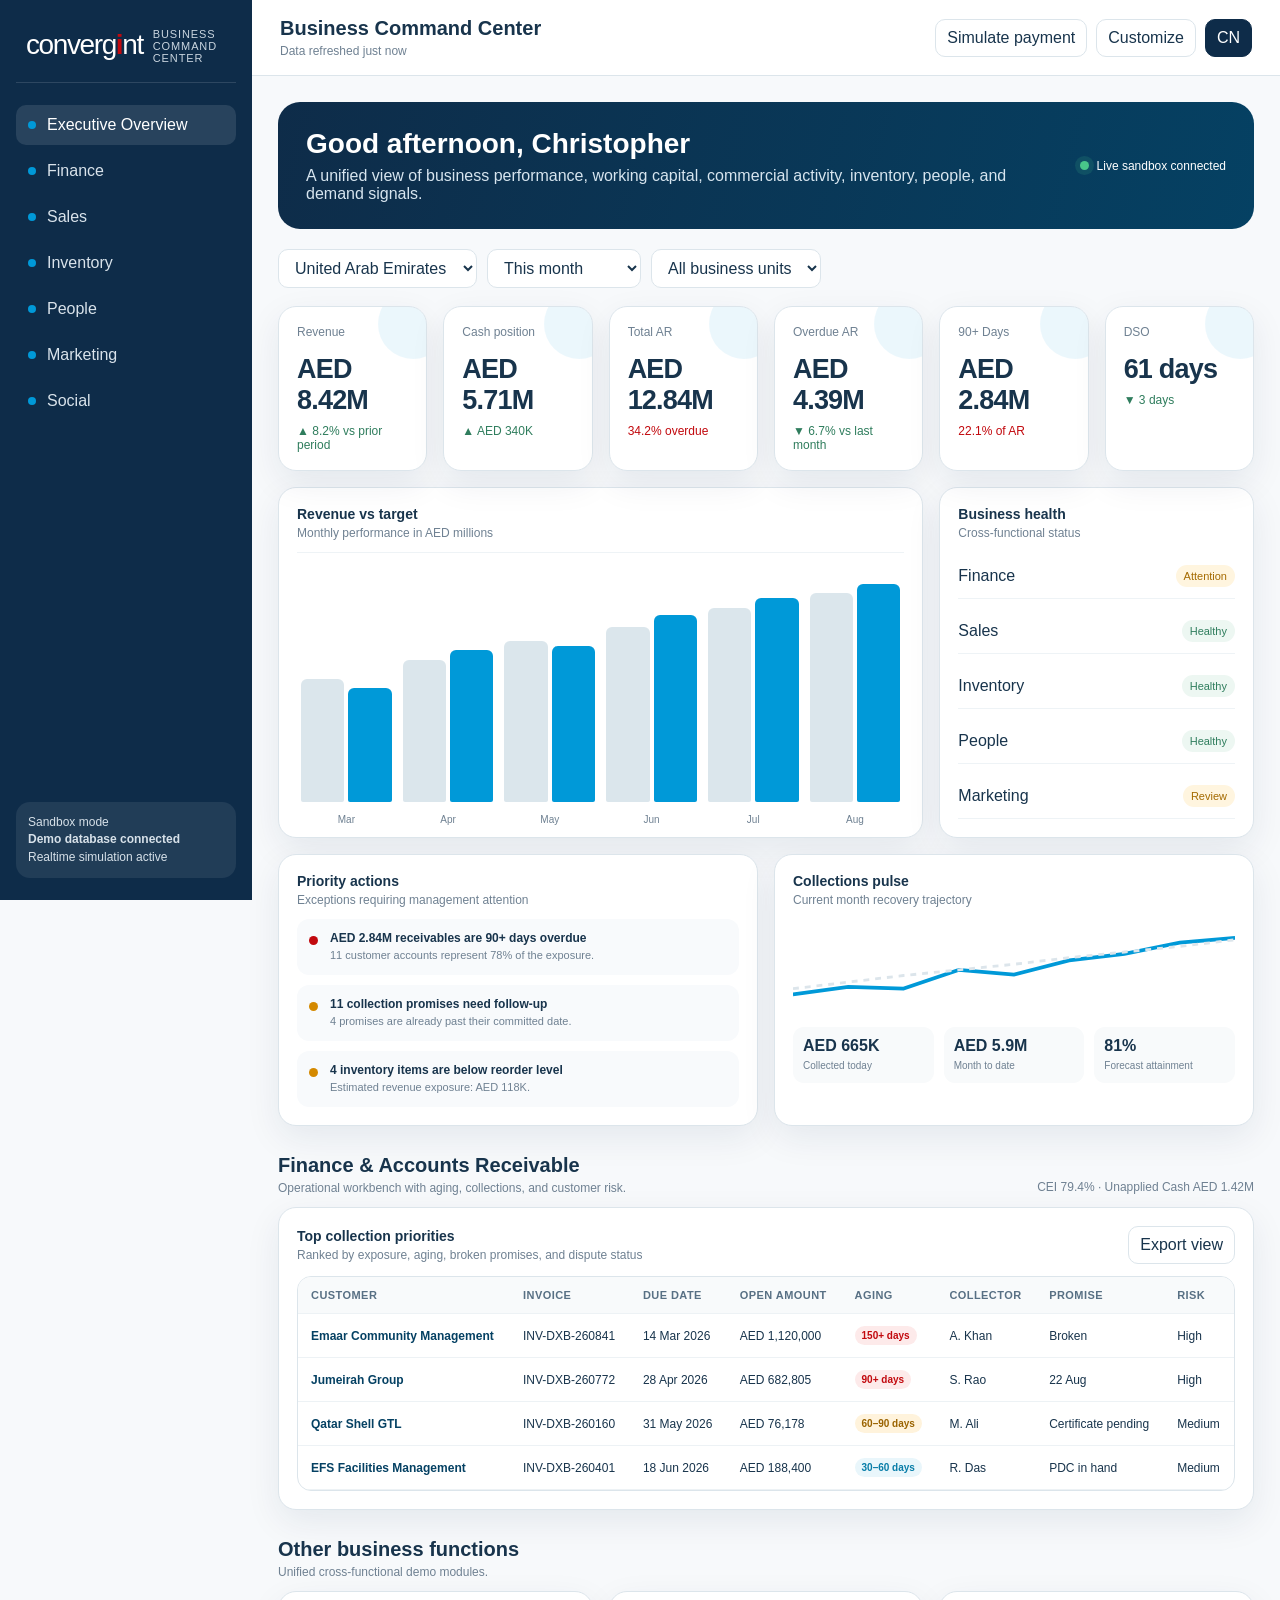
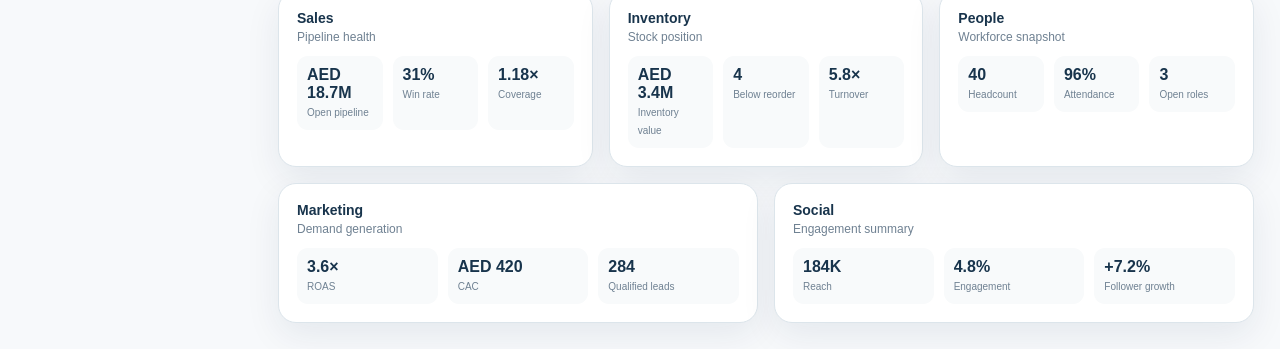
<file: attachments/index.html>
<!doctype html>
<html lang="en">
<head>
  <meta charset="utf-8" />
  <meta name="viewport" content="width=device-width, initial-scale=1" />
  <meta name="color-scheme" content="light" />
  <title>Convergint Business Command Center</title>
  <style>
    :root{
      --foundation:#0E2C49;
      --logo:#054163;
      --tech:#0099D8;
      --red:#C2090E;
      --silver:#8D98AC;
      --mist:#EEF2F4;
      --white:#FFFFFF;
      --ink:#18344c;
      --muted:#6f8192;
      --line:#dce5eb;
      --ok:#2f7d5d;
      --warn:#a46a00;
      --shadow:0 12px 35px rgba(14,44,73,.08);
      --radius:18px;
    }
    *{box-sizing:border-box}
    html,body{margin:0;min-height:100%;font-family:"Helvetica Neue",Arial,sans-serif;background:#f7f9fb;color:var(--ink)}
    button,input,select{font:inherit}
    button{cursor:pointer}
    .app{min-height:100vh;display:grid;grid-template-columns:252px 1fr}
    .sidebar{background:var(--foundation);color:white;padding:22px 16px;position:sticky;top:0;height:100vh;display:flex;flex-direction:column;gap:22px}
    .brand{display:flex;align-items:center;gap:10px;padding:4px 10px 18px;border-bottom:1px solid rgba(255,255,255,.13)}
    .brandmark{font-size:28px;font-weight:400;letter-spacing:-1.4px}.brandmark i{font-style:normal;color:var(--red);font-weight:700}
    .brand small{display:block;font-size:11px;color:#c9d5df;letter-spacing:.08em;text-transform:uppercase;margin-top:2px}
    .nav{display:grid;gap:6px}.nav button{border:0;background:transparent;color:#d9e3eb;text-align:left;padding:11px 12px;border-radius:10px;display:flex;align-items:center;gap:11px}
    .nav button:hover,.nav button.active{background:rgba(255,255,255,.11);color:white}
    .nav-dot{width:8px;height:8px;border-radius:50%;background:var(--tech)}
    .sidebar-foot{margin-top:auto;padding:12px;border-radius:14px;background:rgba(255,255,255,.08);font-size:12px;color:#d7e1e9;line-height:1.45}
    .main{min-width:0}.topbar{height:76px;background:white;border-bottom:1px solid var(--line);display:flex;align-items:center;justify-content:space-between;padding:0 28px;position:sticky;top:0;z-index:30}
    .topbar h1{font-size:20px;margin:0;font-weight:700}.topbar p{font-size:12px;color:var(--muted);margin:4px 0 0}
    .top-actions{display:flex;align-items:center;gap:9px}.chip,.btn{border:1px solid var(--line);background:white;border-radius:10px;padding:9px 11px;color:var(--ink)}
    .btn.primary{background:var(--foundation);color:white;border-color:var(--foundation)}.btn.red{background:var(--red);border-color:var(--red);color:white}
    .content{padding:26px;max-width:1600px;margin:auto}
    .hero{background:linear-gradient(105deg,var(--foundation),var(--logo));border-radius:22px;color:white;padding:26px 28px;margin-bottom:20px;display:flex;align-items:center;justify-content:space-between;gap:20px}
    .hero h2{font-size:28px;margin:0 0 7px}.hero p{margin:0;color:#d7e5ef;max-width:720px}.live{display:flex;align-items:center;gap:8px;font-size:12px}.pulse{width:9px;height:9px;background:#48c58a;border-radius:50%;box-shadow:0 0 0 5px rgba(72,197,138,.14)}
    .toolbar{display:flex;gap:10px;flex-wrap:wrap;margin:0 0 18px}.toolbar select{border:1px solid var(--line);background:white;border-radius:10px;padding:9px 12px;color:var(--ink)}
    .grid{display:grid;grid-template-columns:repeat(12,1fr);gap:16px}.card{background:white;border:1px solid var(--line);border-radius:var(--radius);box-shadow:var(--shadow);padding:18px;min-width:0}.card h3{margin:0;font-size:14px}.card .sub{color:var(--muted);font-size:12px;margin-top:4px}
    .kpi{grid-column:span 2;min-height:132px;position:relative;overflow:hidden}.kpi .label{font-size:12px;color:var(--muted)}.kpi .value{font-size:27px;font-weight:700;margin-top:15px;letter-spacing:-.8px}.kpi .delta{font-size:12px;margin-top:8px}.delta.good{color:var(--ok)}.delta.bad{color:var(--red)}.kpi:after{content:"";position:absolute;width:70px;height:70px;border-radius:50%;right:-22px;top:-18px;background:rgba(0,153,216,.08)}
    .span-4{grid-column:span 4}.span-5{grid-column:span 5}.span-6{grid-column:span 6}.span-7{grid-column:span 7}.span-8{grid-column:span 8}.span-12{grid-column:span 12}
    .chart{height:250px;margin-top:12px;display:flex;align-items:end;gap:11px;padding:12px 4px 0;border-top:1px solid #eef3f6}.bar-group{flex:1;display:flex;align-items:end;gap:4px;height:100%;position:relative}.bar{flex:1;border-radius:6px 6px 2px 2px;min-width:6px}.bar.actual{background:var(--tech)}.bar.target{background:#dbe6ec}.bar-label{position:absolute;bottom:-23px;left:0;right:0;text-align:center;font-size:10px;color:var(--muted)}
    .health{display:grid;gap:10px;margin-top:14px}.health-row{display:grid;grid-template-columns:1fr auto;align-items:center;padding:11px 0;border-bottom:1px solid #eef3f6}.status{font-size:11px;padding:5px 8px;border-radius:999px;background:#edf7f2;color:var(--ok)}.status.warn{background:#fff5df;color:var(--warn)}
    .alerts{display:grid;gap:10px;margin-top:12px}.alert{display:flex;gap:12px;align-items:flex-start;padding:12px;border-radius:12px;background:#f8fafc}.alert .sev{width:9px;height:9px;border-radius:50%;margin-top:5px;background:var(--red)}.alert .sev.warn{background:#d48900}.alert strong{font-size:12px;display:block}.alert span{font-size:11px;color:var(--muted)}
    .section-title{display:flex;justify-content:space-between;align-items:end;margin:28px 0 12px}.section-title h2{margin:0;font-size:20px}.section-title p{margin:4px 0 0;color:var(--muted);font-size:12px}
    .table-wrap{overflow:auto;border:1px solid var(--line);border-radius:14px;margin-top:12px}table{width:100%;border-collapse:collapse;min-width:920px}th,td{padding:12px 13px;text-align:left;border-bottom:1px solid #edf2f5;font-size:12px}th{background:#f8fafb;color:#587084;font-size:11px;text-transform:uppercase;letter-spacing:.04em}tr:hover td{background:#fbfdfe}.customer-link{border:0;background:none;color:var(--logo);padding:0;font-weight:700}.aging{display:inline-flex;padding:4px 7px;border-radius:999px;font-weight:700;font-size:10px}.aging.red{background:#fdeaea;color:var(--red)}.aging.orange{background:#fff3dc;color:#9a6300}.aging.blue{background:#e9f6fb;color:#087da8}
    .mini-chart{height:94px;margin-top:14px;position:relative}.mini-chart svg{width:100%;height:100%}.mini-metrics{display:grid;grid-template-columns:repeat(3,1fr);gap:10px;margin-top:12px}.mini-metrics div{padding:10px;background:#f8fafb;border-radius:11px}.mini-metrics strong{display:block;font-size:16px}.mini-metrics span{font-size:10px;color:var(--muted)}
    .customize-banner{display:none;background:#fff7e8;border:1px solid #f4d8a2;border-radius:14px;padding:13px 15px;margin-bottom:16px;align-items:center;justify-content:space-between;gap:12px}.customize-banner.show{display:flex}.widget-control{display:none;position:absolute;top:10px;right:10px;background:white;border:1px solid var(--line);border-radius:8px;padding:4px 7px;font-size:10px}.customizing .card{outline:1px dashed #99b0c1;position:relative}.customizing .widget-control{display:block}
    .modal{position:fixed;inset:0;background:rgba(9,29,46,.48);display:none;align-items:center;justify-content:center;padding:18px;z-index:100}.modal.show{display:flex}.modal-panel{width:min(820px,100%);max-height:88vh;overflow:auto;background:white;border-radius:20px;box-shadow:0 30px 80px rgba(0,0,0,.2)}.modal-head{padding:20px 22px;background:var(--foundation);color:white;display:flex;justify-content:space-between;align-items:center}.modal-head h2{margin:0;font-size:20px}.modal-body{padding:22px}.close{border:0;background:rgba(255,255,255,.12);color:white;width:34px;height:34px;border-radius:10px}.customer-kpis{display:grid;grid-template-columns:repeat(4,1fr);gap:10px}.customer-kpis div{padding:13px;background:#f7f9fb;border-radius:12px}.customer-kpis span{font-size:10px;color:var(--muted);display:block}.customer-kpis strong{font-size:18px;margin-top:5px;display:block}
    .toast{position:fixed;right:22px;bottom:22px;background:var(--foundation);color:white;padding:12px 16px;border-radius:12px;box-shadow:var(--shadow);opacity:0;transform:translateY(15px);transition:.25s;z-index:200}.toast.show{opacity:1;transform:none}
    .hidden-widget{display:none!important}.mobile-menu{display:none;border:0;background:var(--foundation);color:white;border-radius:9px;padding:8px 10px}
    @media (max-width: 1180px){.kpi{grid-column:span 4}.span-4,.span-5,.span-7,.span-8{grid-column:span 6}.customer-kpis{grid-template-columns:repeat(2,1fr)}}
    @media (max-width: 900px){.app{grid-template-columns:78px 1fr}.sidebar{padding:20px 10px}.brand small,.brand .name,.nav .label,.sidebar-foot{display:none}.brand{justify-content:center;padding:4px 0 16px}.nav button{justify-content:center}.content{padding:18px}.topbar{padding:0 18px}}
    @media (max-width: 760px){.app{display:block}.sidebar{position:fixed;left:-280px;width:250px;z-index:90;transition:.25s}.sidebar.open{left:0}.brand small,.brand .name,.nav .label,.sidebar-foot{display:block}.nav button{justify-content:flex-start}.mobile-menu{display:inline-block}.topbar{height:auto;padding:12px 14px;gap:10px}.top-actions .chip{display:none}.content{padding:14px}.hero{padding:20px;align-items:flex-start;flex-direction:column}.hero h2{font-size:23px}.grid{grid-template-columns:1fr}.kpi,.span-4,.span-5,.span-6,.span-7,.span-8,.span-12{grid-column:1}.customer-kpis{grid-template-columns:1fr 1fr}.topbar h1{font-size:16px}.chart{height:200px}}
  </style>
</head>
<body>
<div class="app">
  <aside class="sidebar" id="sidebar">
    <div class="brand"><div class="brandmark">converg<i>i</i>nt</div><div class="name"><small>Business Command Center</small></div></div>
    <nav class="nav">
      <button class="active"><span class="nav-dot"></span><span class="label">Executive Overview</span></button>
      <button><span class="nav-dot"></span><span class="label">Finance</span></button>
      <button><span class="nav-dot"></span><span class="label">Sales</span></button>
      <button><span class="nav-dot"></span><span class="label">Inventory</span></button>
      <button><span class="nav-dot"></span><span class="label">People</span></button>
      <button><span class="nav-dot"></span><span class="label">Marketing</span></button>
      <button><span class="nav-dot"></span><span class="label">Social</span></button>
    </nav>
    <div class="sidebar-foot">Sandbox mode<br><strong>Demo database connected</strong><br>Realtime simulation active</div>
  </aside>

  <main class="main">
    <header class="topbar">
      <div style="display:flex;align-items:center;gap:12px"><button class="mobile-menu" onclick="document.getElementById('sidebar').classList.toggle('open')">☰</button><div><h1>Business Command Center</h1><p id="freshness">Data refreshed just now</p></div></div>
      <div class="top-actions"><button class="chip" onclick="simulatePayment()">Simulate payment</button><button class="btn" onclick="toggleCustomize()">Customize</button><button class="btn primary">CN</button></div>
    </header>

    <div class="content" id="dashboard">
      <section class="hero">
        <div><h2>Good afternoon, Christopher</h2><p>A unified view of business performance, working capital, commercial activity, inventory, people, and demand signals.</p></div>
        <div class="live"><span class="pulse"></span> Live sandbox connected</div>
      </section>

      <div class="customize-banner" id="customBanner"><div><strong>Customize dashboard</strong><div style="font-size:12px;color:#7f6836">Hide widgets, then save this layout to your browser.</div></div><button class="btn primary" onclick="saveLayout()">Save layout</button></div>

      <div class="toolbar"><select><option>United Arab Emirates</option><option>Saudi Arabia</option><option>South Africa</option></select><select><option>This month</option><option>Last 30 days</option><option>Quarter to date</option></select><select><option>All business units</option><option>Finance</option><option>Sales</option></select></div>

      <section class="grid" id="widgetGrid">
        <article class="card kpi" data-widget="revenue"><button class="widget-control" onclick="hideWidget(this)">Hide</button><div class="label">Revenue</div><div class="value">AED 8.42M</div><div class="delta good">▲ 8.2% vs prior period</div></article>
        <article class="card kpi" data-widget="cash"><button class="widget-control" onclick="hideWidget(this)">Hide</button><div class="label">Cash position</div><div class="value">AED 5.71M</div><div class="delta good">▲ AED 340K</div></article>
        <article class="card kpi" data-widget="ar"><button class="widget-control" onclick="hideWidget(this)">Hide</button><div class="label">Total AR</div><div class="value" id="totalAr">AED 12.84M</div><div class="delta bad">34.2% overdue</div></article>
        <article class="card kpi" data-widget="overdue"><button class="widget-control" onclick="hideWidget(this)">Hide</button><div class="label">Overdue AR</div><div class="value" id="overdueAr">AED 4.39M</div><div class="delta good">▼ 6.7% vs last month</div></article>
        <article class="card kpi" data-widget="90plus"><button class="widget-control" onclick="hideWidget(this)">Hide</button><div class="label">90+ Days</div><div class="value">AED 2.84M</div><div class="delta bad">22.1% of AR</div></article>
        <article class="card kpi" data-widget="dso"><button class="widget-control" onclick="hideWidget(this)">Hide</button><div class="label">DSO</div><div class="value">61 days</div><div class="delta good">▼ 3 days</div></article>

        <article class="card span-8" data-widget="revenueTrend"><button class="widget-control" onclick="hideWidget(this)">Hide</button><h3>Revenue vs target</h3><div class="sub">Monthly performance in AED millions</div><div class="chart">
          <div class="bar-group"><div class="bar target" style="height:52%"></div><div class="bar actual" style="height:48%"></div><span class="bar-label">Mar</span></div>
          <div class="bar-group"><div class="bar target" style="height:60%"></div><div class="bar actual" style="height:64%"></div><span class="bar-label">Apr</span></div>
          <div class="bar-group"><div class="bar target" style="height:68%"></div><div class="bar actual" style="height:66%"></div><span class="bar-label">May</span></div>
          <div class="bar-group"><div class="bar target" style="height:74%"></div><div class="bar actual" style="height:79%"></div><span class="bar-label">Jun</span></div>
          <div class="bar-group"><div class="bar target" style="height:82%"></div><div class="bar actual" style="height:86%"></div><span class="bar-label">Jul</span></div>
          <div class="bar-group"><div class="bar target" style="height:88%"></div><div class="bar actual" style="height:92%"></div><span class="bar-label">Aug</span></div>
        </div></article>

        <article class="card span-4" data-widget="health"><button class="widget-control" onclick="hideWidget(this)">Hide</button><h3>Business health</h3><div class="sub">Cross-functional status</div><div class="health">
          <div class="health-row"><span>Finance</span><span class="status warn">Attention</span></div><div class="health-row"><span>Sales</span><span class="status">Healthy</span></div><div class="health-row"><span>Inventory</span><span class="status">Healthy</span></div><div class="health-row"><span>People</span><span class="status">Healthy</span></div><div class="health-row"><span>Marketing</span><span class="status warn">Review</span></div>
        </div></article>

        <article class="card span-6" data-widget="alerts"><button class="widget-control" onclick="hideWidget(this)">Hide</button><h3>Priority actions</h3><div class="sub">Exceptions requiring management attention</div><div class="alerts">
          <div class="alert"><span class="sev"></span><div><strong>AED 2.84M receivables are 90+ days overdue</strong><span>11 customer accounts represent 78% of the exposure.</span></div></div>
          <div class="alert"><span class="sev warn"></span><div><strong>11 collection promises need follow-up</strong><span>4 promises are already past their committed date.</span></div></div>
          <div class="alert"><span class="sev warn"></span><div><strong>4 inventory items are below reorder level</strong><span>Estimated revenue exposure: AED 118K.</span></div></div>
        </div></article>

        <article class="card span-6" data-widget="collections"><button class="widget-control" onclick="hideWidget(this)">Hide</button><h3>Collections pulse</h3><div class="sub">Current month recovery trajectory</div><div class="mini-chart"><svg viewBox="0 0 600 100" preserveAspectRatio="none"><polyline fill="none" stroke="#0099D8" stroke-width="4" points="0,78 75,70 150,72 225,52 300,57 375,42 450,35 525,23 600,18"/><polyline fill="none" stroke="#dce5eb" stroke-width="3" stroke-dasharray="8,8" points="0,72 75,65 150,58 225,52 300,46 375,39 450,33 525,27 600,20"/></svg></div><div class="mini-metrics"><div><strong>AED 665K</strong><span>Collected today</span></div><div><strong>AED 5.9M</strong><span>Month to date</span></div><div><strong>81%</strong><span>Forecast attainment</span></div></div></article>
      </section>

      <div class="section-title"><div><h2>Finance & Accounts Receivable</h2><p>Operational workbench with aging, collections, and customer risk.</p></div><div><span style="font-size:12px;color:var(--muted)">CEI 79.4% · Unapplied Cash AED 1.42M</span></div></div>
      <section class="grid">
        <article class="card span-12"><div style="display:flex;justify-content:space-between;gap:10px;align-items:center"><div><h3>Top collection priorities</h3><div class="sub">Ranked by exposure, aging, broken promises, and dispute status</div></div><button class="btn">Export view</button></div>
          <div class="table-wrap"><table><thead><tr><th>Customer</th><th>Invoice</th><th>Due date</th><th>Open amount</th><th>Aging</th><th>Collector</th><th>Promise</th><th>Risk</th></tr></thead><tbody>
            <tr><td><button class="customer-link" onclick="openCustomer('Emaar Community Management')">Emaar Community Management</button></td><td>INV-DXB-260841</td><td>14 Mar 2026</td><td>AED 1,120,000</td><td><span class="aging red">150+ days</span></td><td>A. Khan</td><td>Broken</td><td>High</td></tr>
            <tr><td><button class="customer-link" onclick="openCustomer('Jumeirah Group')">Jumeirah Group</button></td><td>INV-DXB-260772</td><td>28 Apr 2026</td><td>AED 682,805</td><td><span class="aging red">90+ days</span></td><td>S. Rao</td><td>22 Aug</td><td>High</td></tr>
            <tr><td><button class="customer-link" onclick="openCustomer('Qatar Shell GTL')">Qatar Shell GTL</button></td><td>INV-DXB-260160</td><td>31 May 2026</td><td>AED 76,178</td><td><span class="aging orange">60–90 days</span></td><td>M. Ali</td><td>Certificate pending</td><td>Medium</td></tr>
            <tr><td><button class="customer-link" onclick="openCustomer('EFS Facilities Management')">EFS Facilities Management</button></td><td>INV-DXB-260401</td><td>18 Jun 2026</td><td>AED 188,400</td><td><span class="aging blue">30–60 days</span></td><td>R. Das</td><td>PDC in hand</td><td>Medium</td></tr>
          </tbody></table></div>
        </article>
      </section>

      <div class="section-title"><div><h2>Other business functions</h2><p>Unified cross-functional demo modules.</p></div></div>
      <section class="grid">
        <article class="card span-4"><h3>Sales</h3><div class="sub">Pipeline health</div><div class="mini-metrics"><div><strong>AED 18.7M</strong><span>Open pipeline</span></div><div><strong>31%</strong><span>Win rate</span></div><div><strong>1.18×</strong><span>Coverage</span></div></div></article>
        <article class="card span-4"><h3>Inventory</h3><div class="sub">Stock position</div><div class="mini-metrics"><div><strong>AED 3.4M</strong><span>Inventory value</span></div><div><strong>4</strong><span>Below reorder</span></div><div><strong>5.8×</strong><span>Turnover</span></div></div></article>
        <article class="card span-4"><h3>People</h3><div class="sub">Workforce snapshot</div><div class="mini-metrics"><div><strong>40</strong><span>Headcount</span></div><div><strong>96%</strong><span>Attendance</span></div><div><strong>3</strong><span>Open roles</span></div></div></article>
        <article class="card span-6"><h3>Marketing</h3><div class="sub">Demand generation</div><div class="mini-metrics"><div><strong>3.6×</strong><span>ROAS</span></div><div><strong>AED 420</strong><span>CAC</span></div><div><strong>284</strong><span>Qualified leads</span></div></div></article>
        <article class="card span-6"><h3>Social</h3><div class="sub">Engagement summary</div><div class="mini-metrics"><div><strong>184K</strong><span>Reach</span></div><div><strong>4.8%</strong><span>Engagement</span></div><div><strong>+7.2%</strong><span>Follower growth</span></div></div></article>
      </section>
    </div>
  </main>
</div>

<div class="modal" id="customerModal"><div class="modal-panel"><div class="modal-head"><div><div style="font-size:11px;color:#bcd1df;text-transform:uppercase;letter-spacing:.08em">Customer 360</div><h2 id="customerName">Customer</h2></div><button class="close" onclick="document.getElementById('customerModal').classList.remove('show')">✕</button></div><div class="modal-body"><div class="customer-kpis"><div><span>Outstanding</span><strong>AED 1.82M</strong></div><div><span>Credit limit</span><strong>AED 3.00M</strong></div><div><span>Average days late</span><strong>34</strong></div><div><span>Risk rating</span><strong>High</strong></div></div><h3 style="margin-top:22px">AI-ready account summary</h3><p style="font-size:13px;line-height:1.65;color:#587084">This sandbox customer shows elevated overdue exposure, at least one unresolved collection action, and a recent payment commitment. In a production build, this panel would pull only authorized database records and send summarized facts to the server-side AI layer for explanation.</p><div class="table-wrap"><table style="min-width:650px"><thead><tr><th>Date</th><th>Activity</th><th>Owner</th><th>Status</th></tr></thead><tbody><tr><td>18 Aug</td><td>Payment follow-up</td><td>Collector</td><td>Open</td></tr><tr><td>15 Aug</td><td>Promise to pay received</td><td>Customer</td><td>At risk</td></tr><tr><td>12 Aug</td><td>Statement shared</td><td>AR team</td><td>Completed</td></tr></tbody></table></div></div></div></div>
<div class="toast" id="toast">Updated</div>
<script>
  let customizing=false;
  const hidden=new Set(JSON.parse(localStorage.getItem('bcc-hidden')||'[]'));
  document.querySelectorAll('[data-widget]').forEach(el=>{if(hidden.has(el.dataset.widget))el.classList.add('hidden-widget')});

  function toggleCustomize(){
    customizing=!customizing;
    document.getElementById('dashboard').classList.toggle('customizing',customizing);
    document.getElementById('customBanner').classList.toggle('show',customizing);
  }
  function hideWidget(btn){
    const card=btn.closest('[data-widget]');
    card.classList.add('hidden-widget'); hidden.add(card.dataset.widget);
  }
  function saveLayout(){
    localStorage.setItem('bcc-hidden',JSON.stringify([...hidden]));
    customizing=false; document.getElementById('dashboard').classList.remove('customizing'); document.getElementById('customBanner').classList.remove('show');
    showToast('Dashboard layout saved');
  }
  function openCustomer(name){document.getElementById('customerName').textContent=name;document.getElementById('customerModal').classList.add('show')}
  function simulatePayment(){
    document.getElementById('totalAr').textContent='AED 12.59M';
    document.getElementById('overdueAr').textContent='AED 4.14M';
    document.getElementById('freshness').textContent='Data refreshed just now · simulated AED 250K receipt';
    showToast('AED 250K payment received · dashboard updated');
  }
  function showToast(message){const t=document.getElementById('toast');t.textContent=message;t.classList.add('show');setTimeout(()=>t.classList.remove('show'),2600)}
</script>
</body>
</html>
</file>
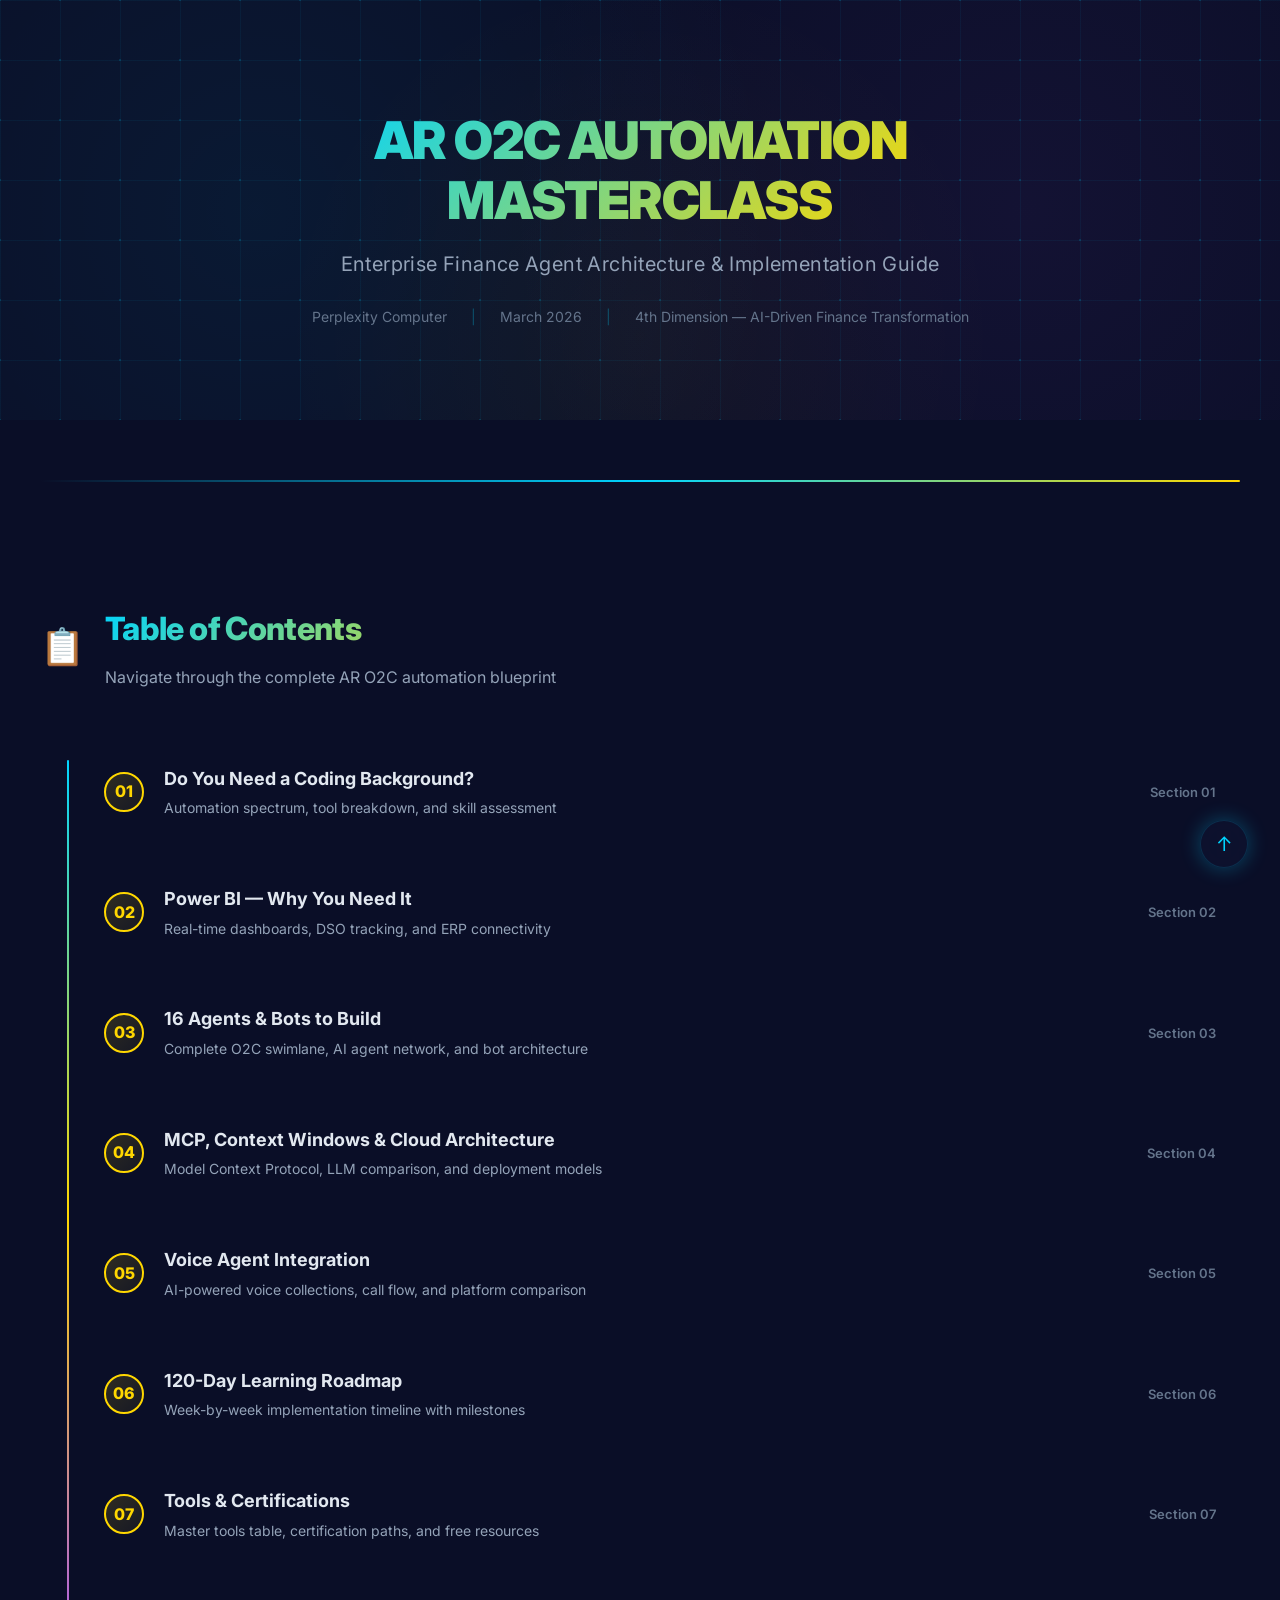
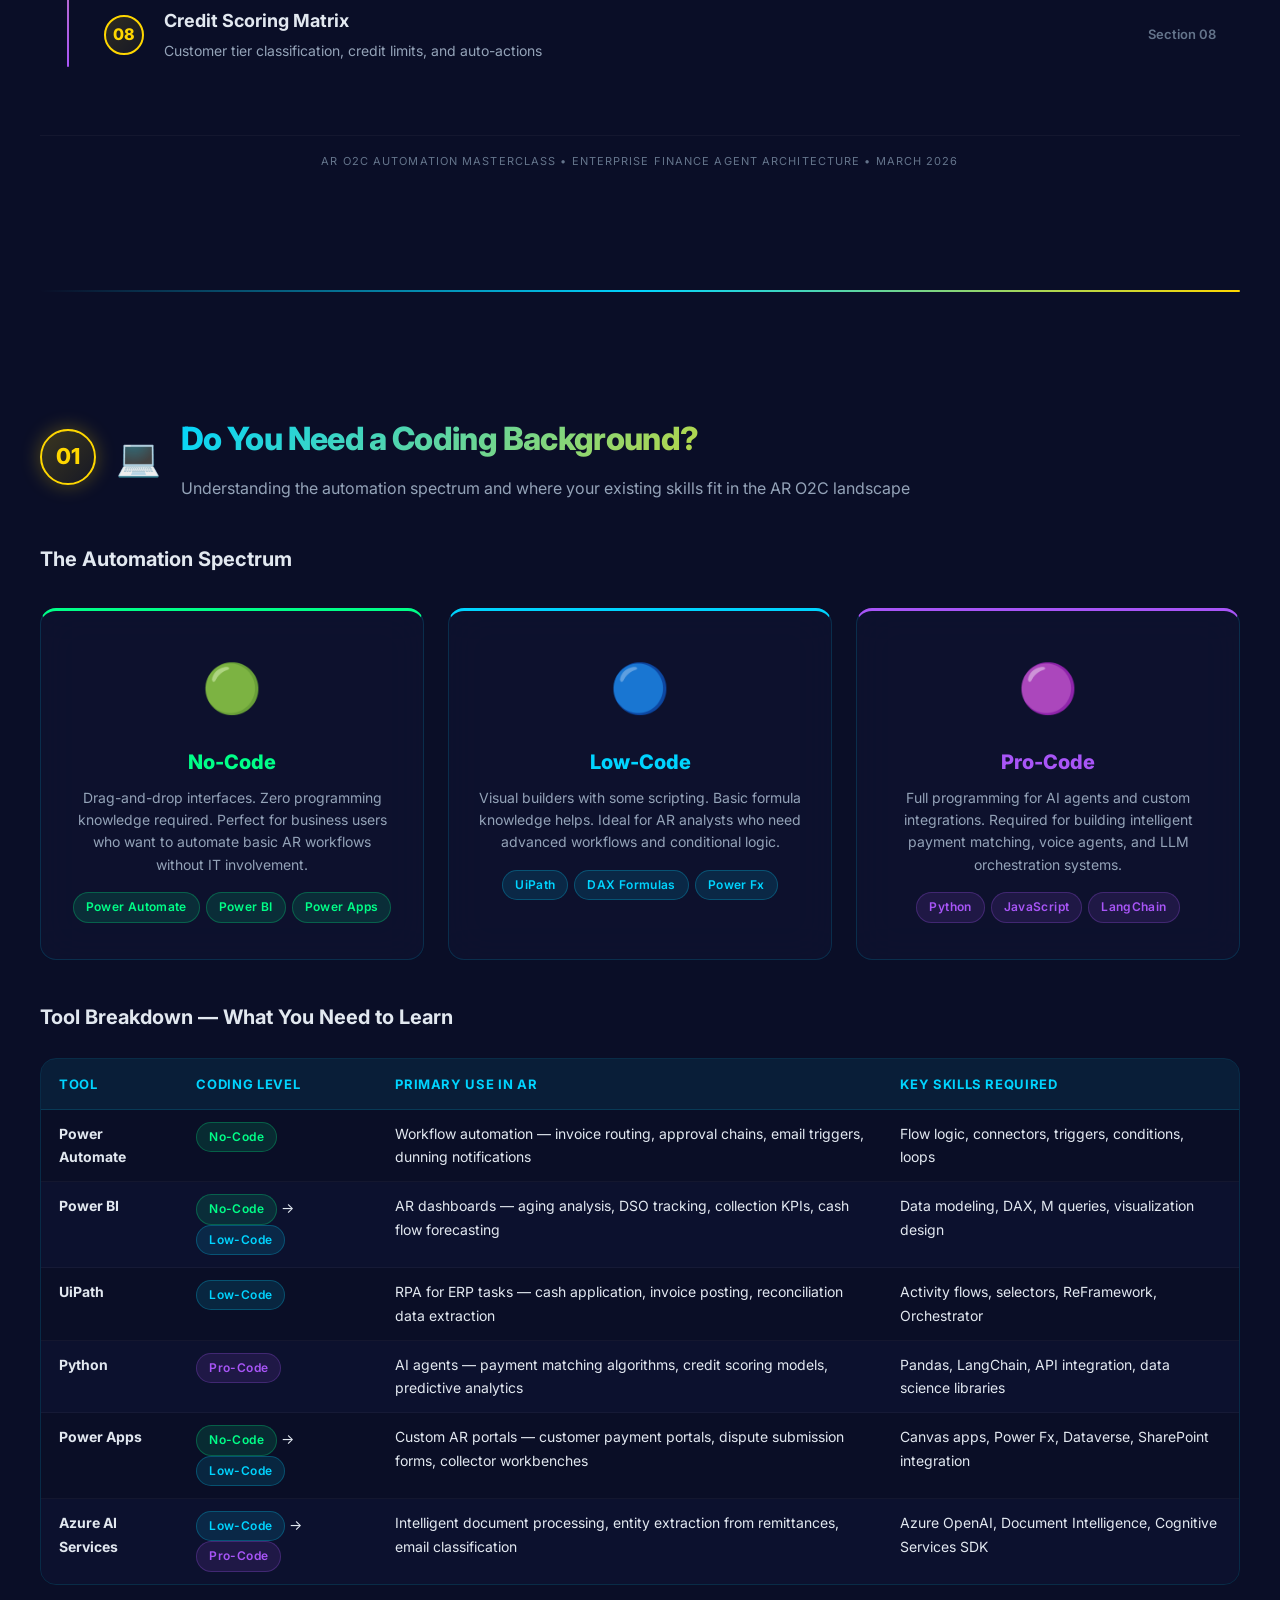
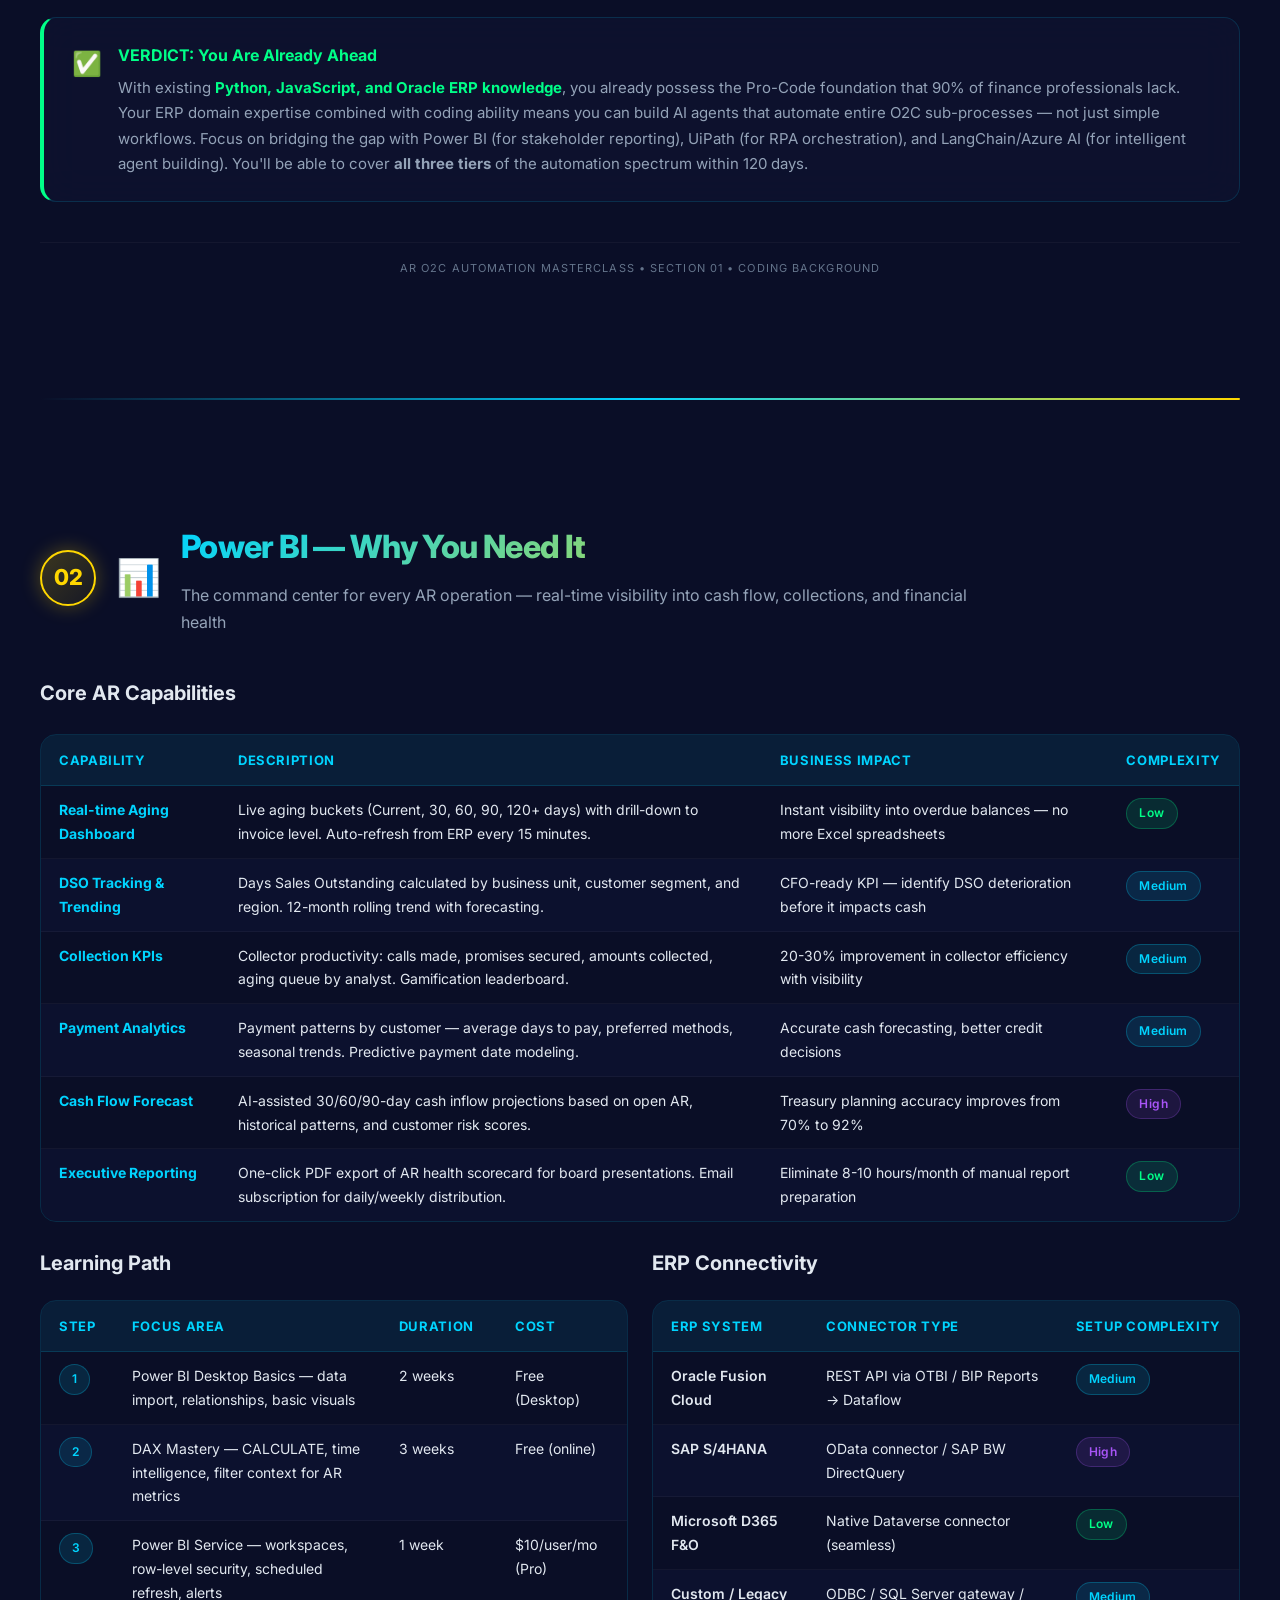
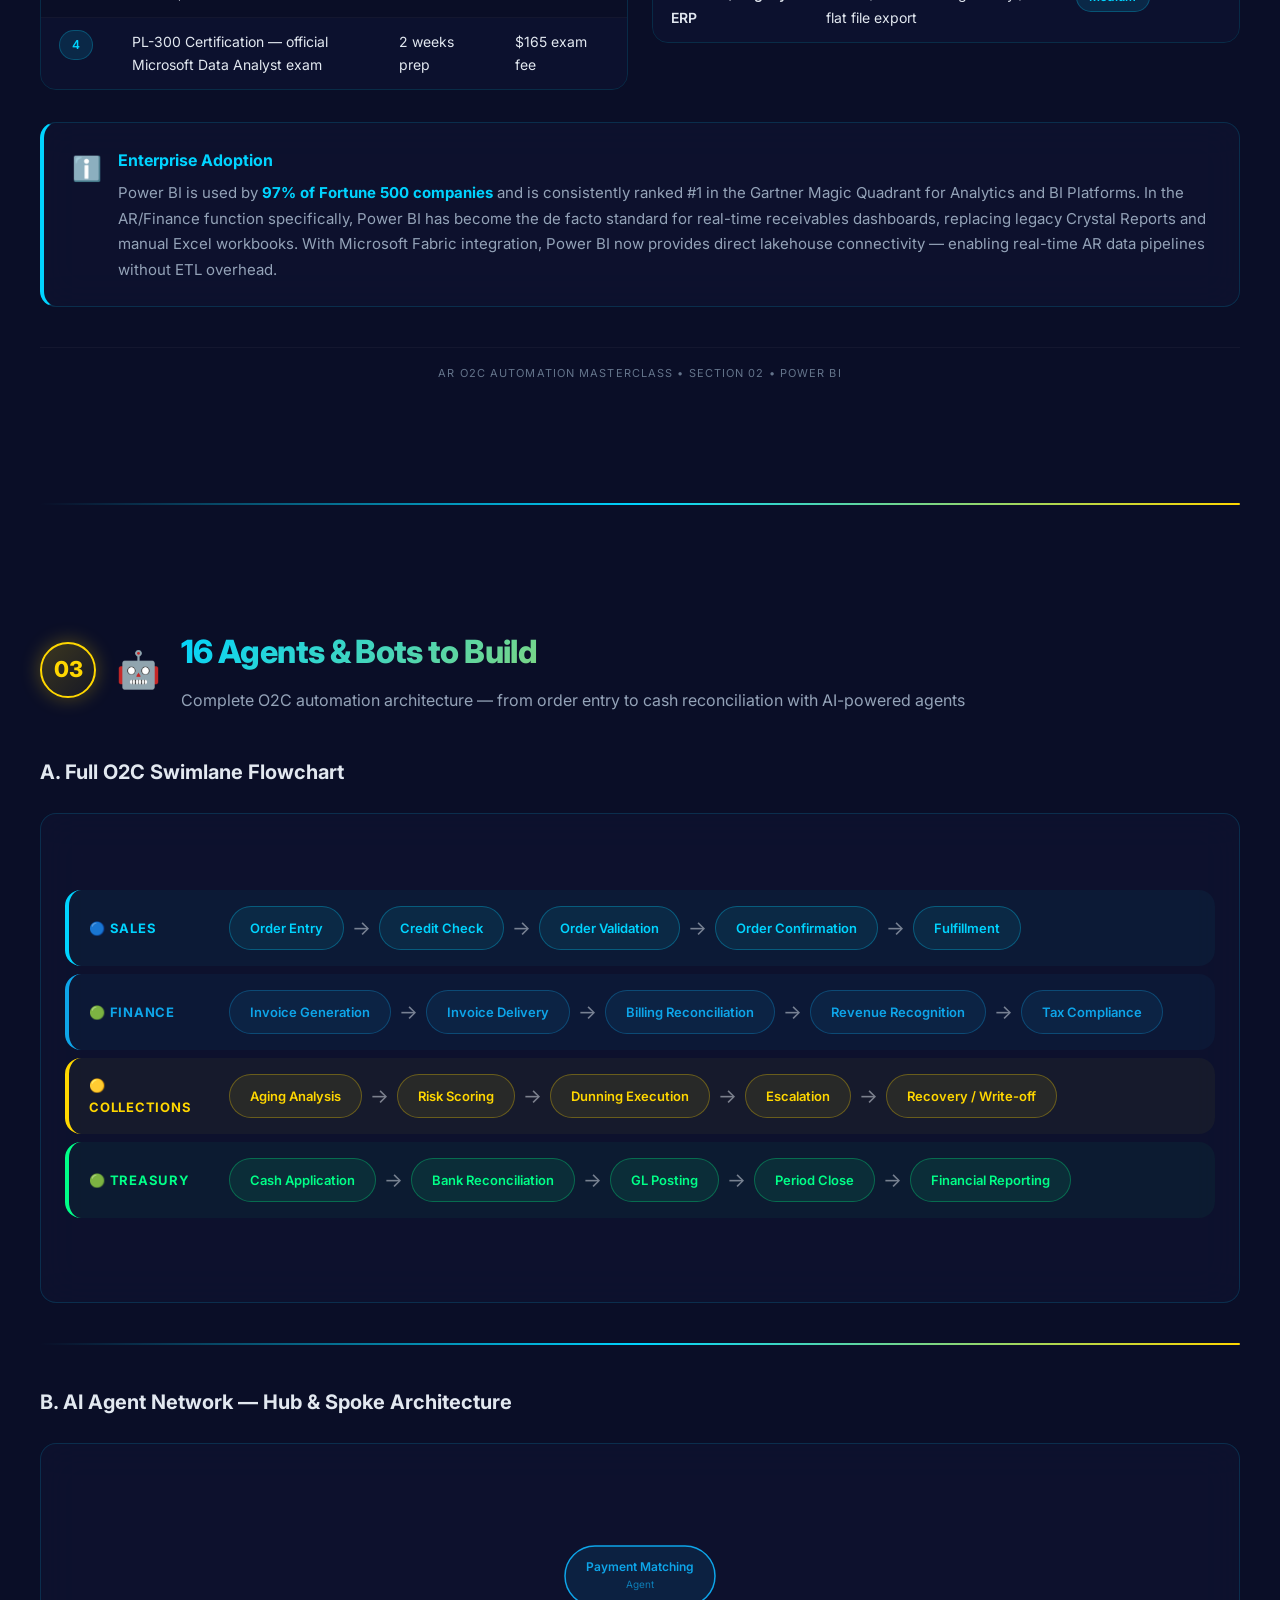
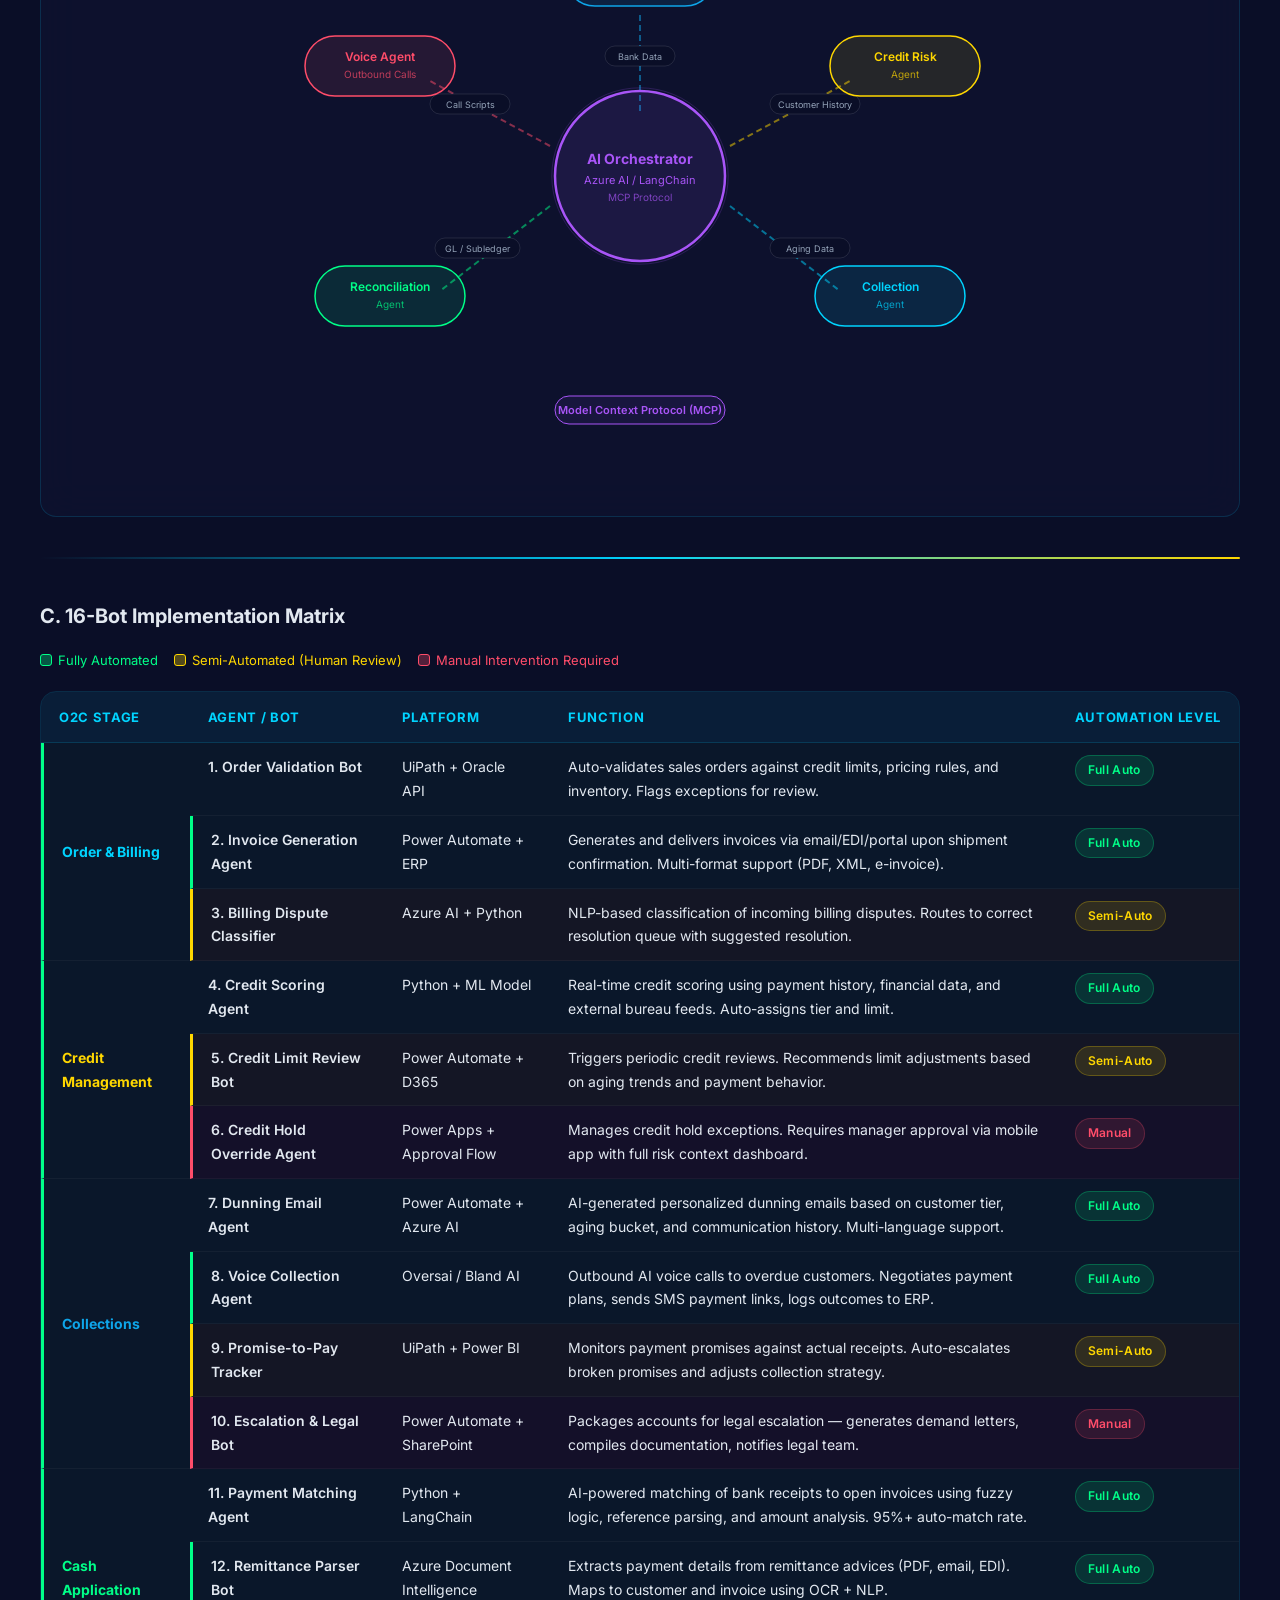
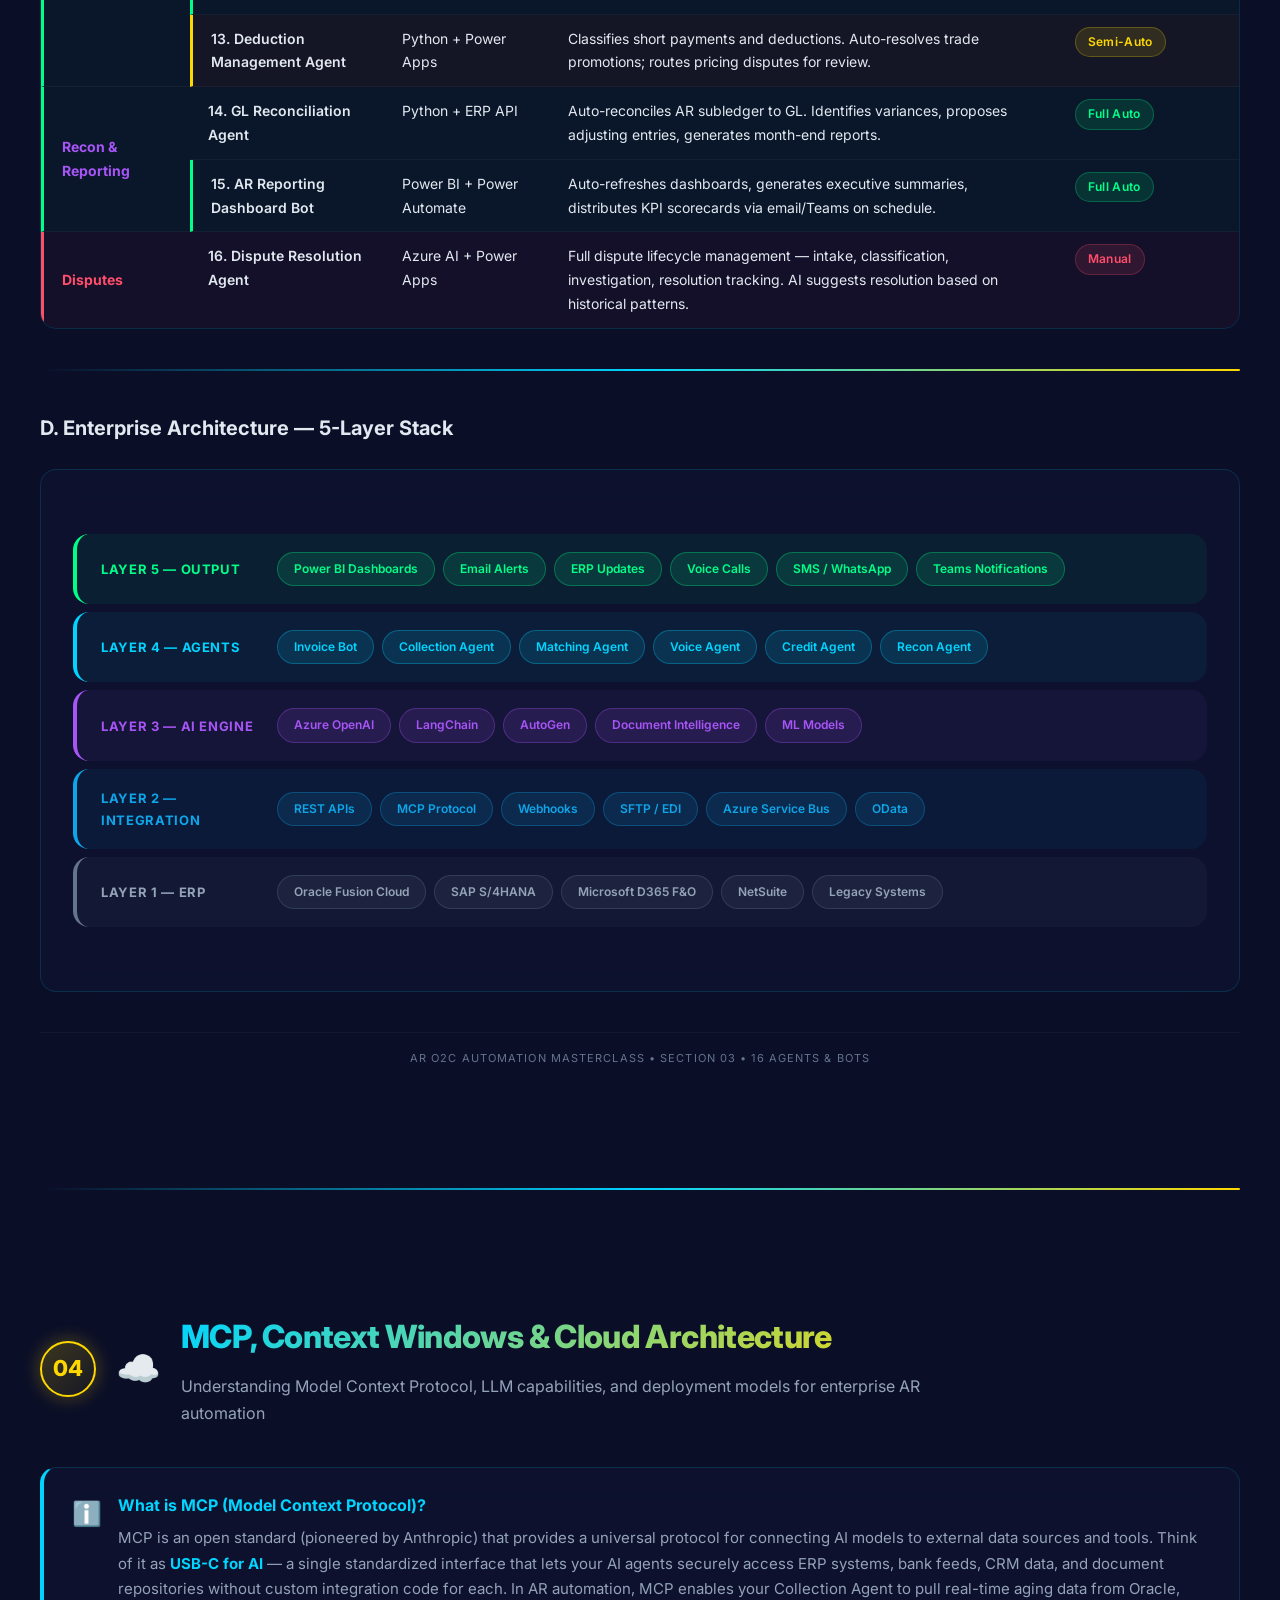
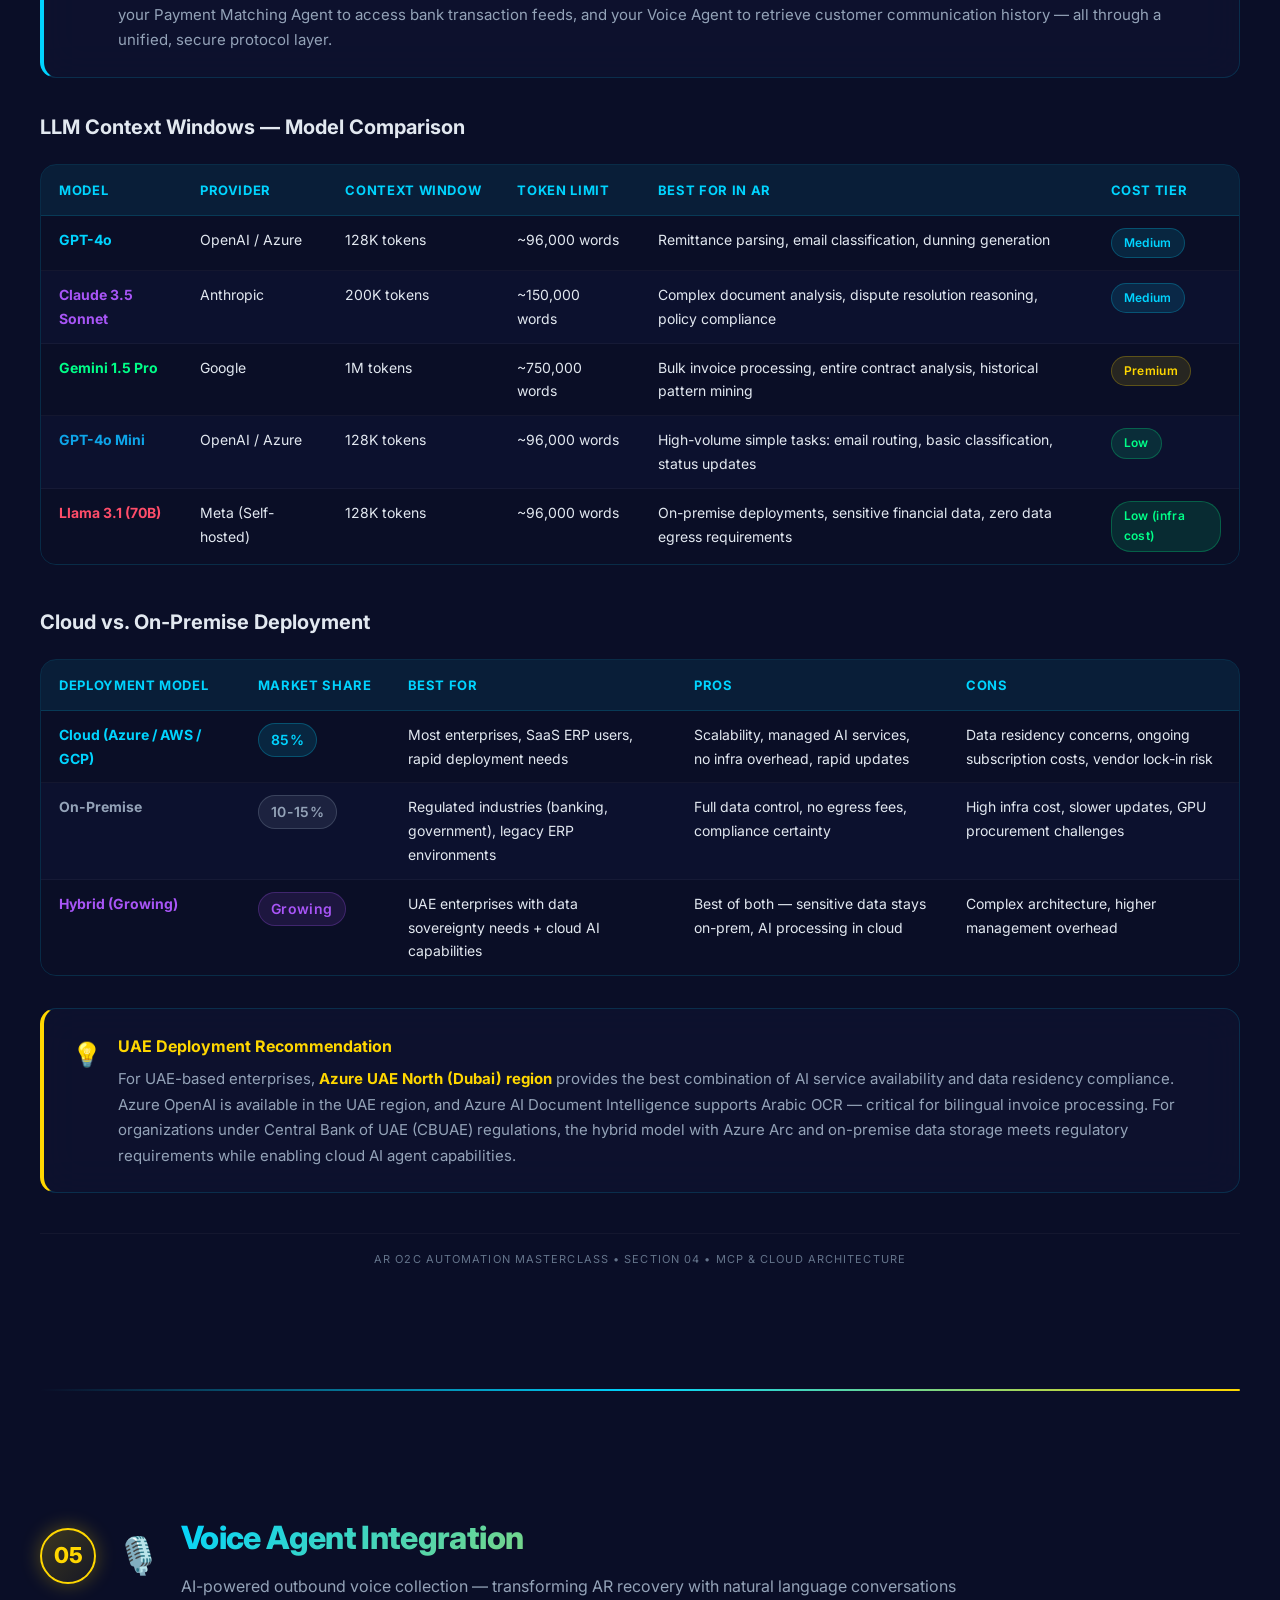
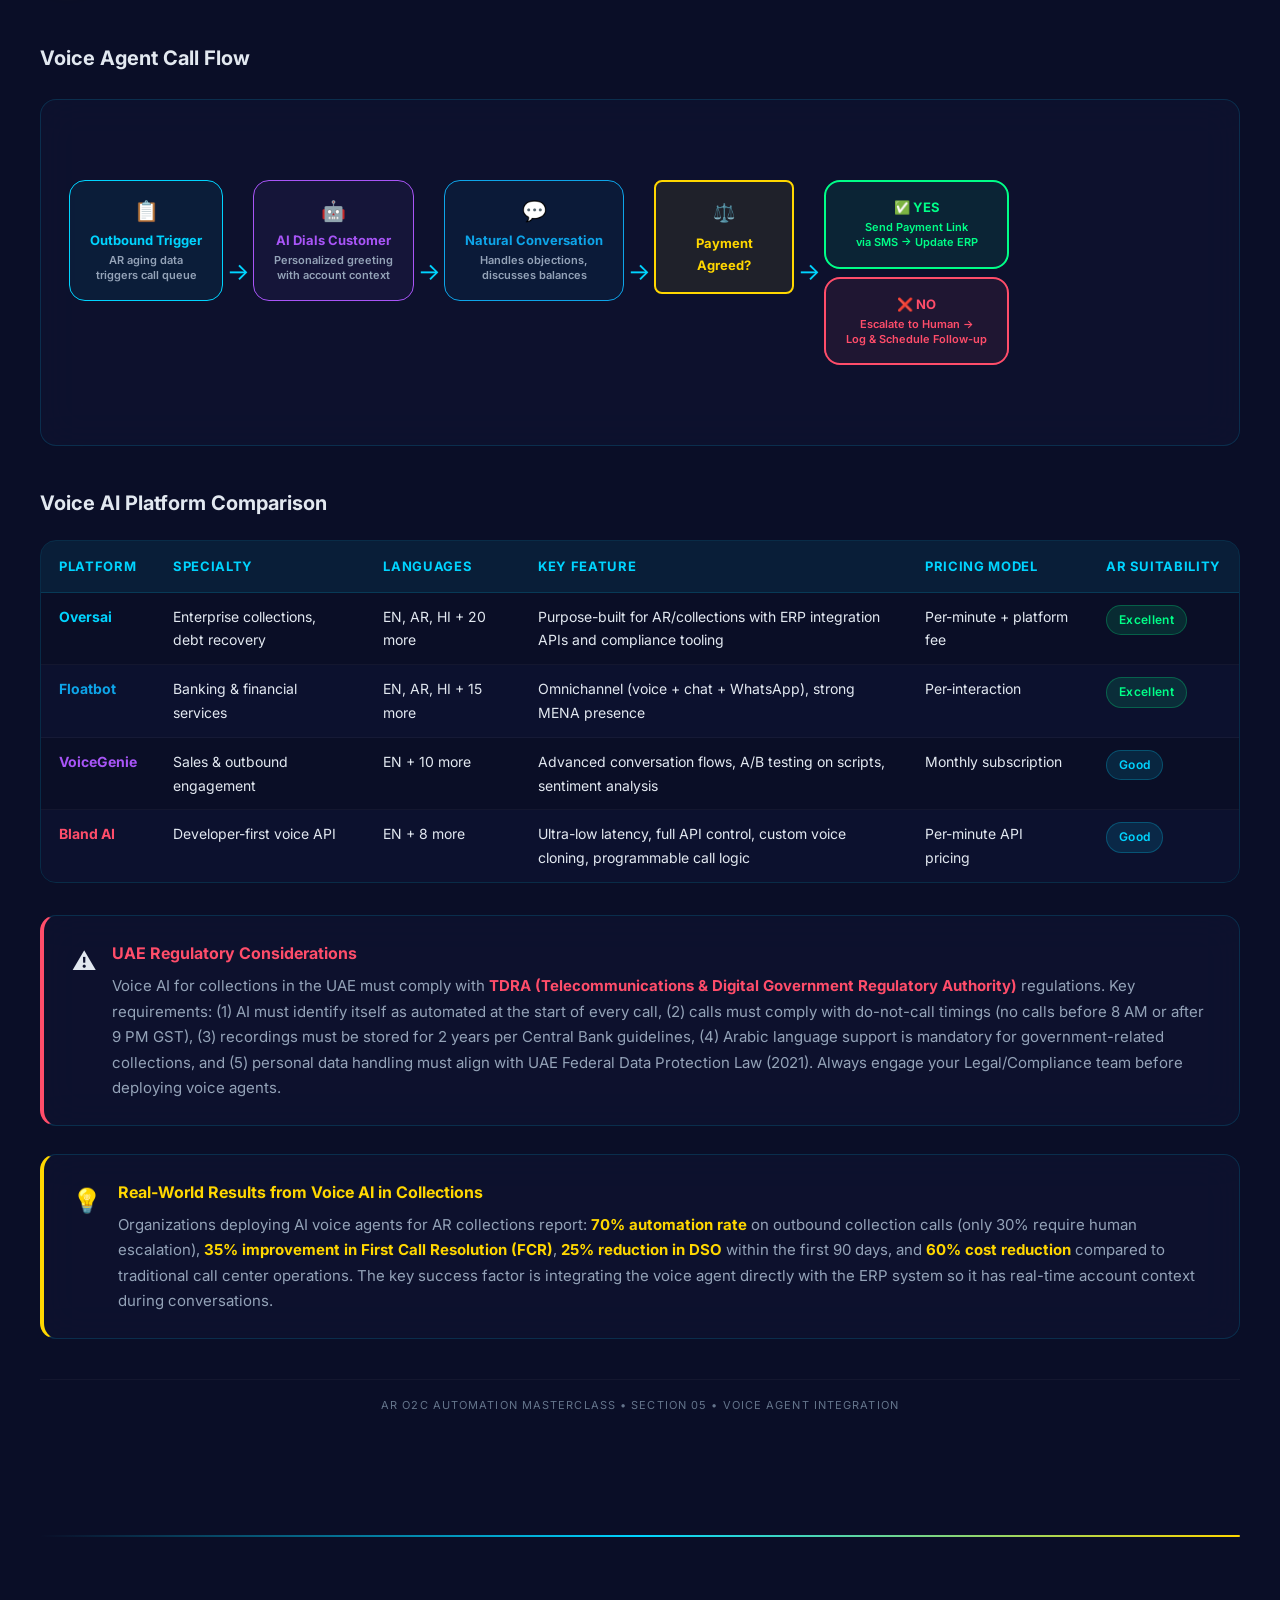
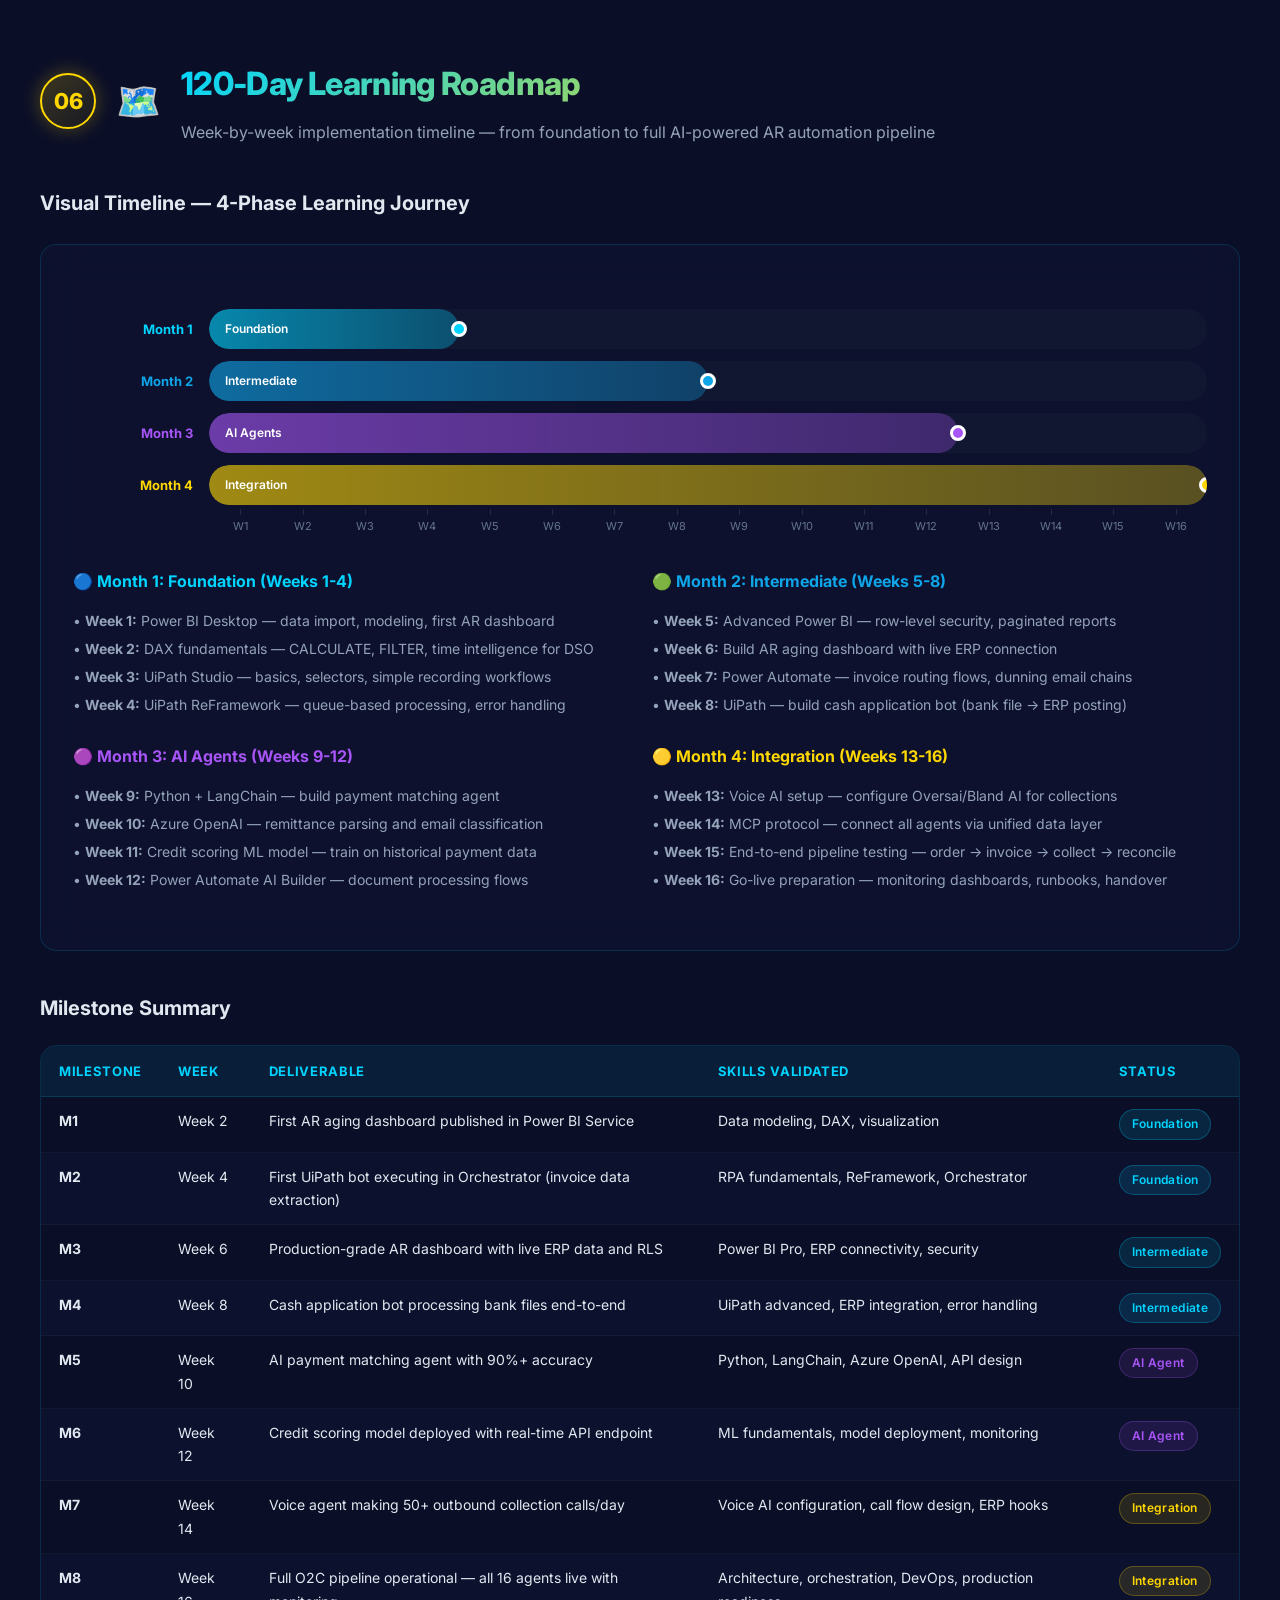
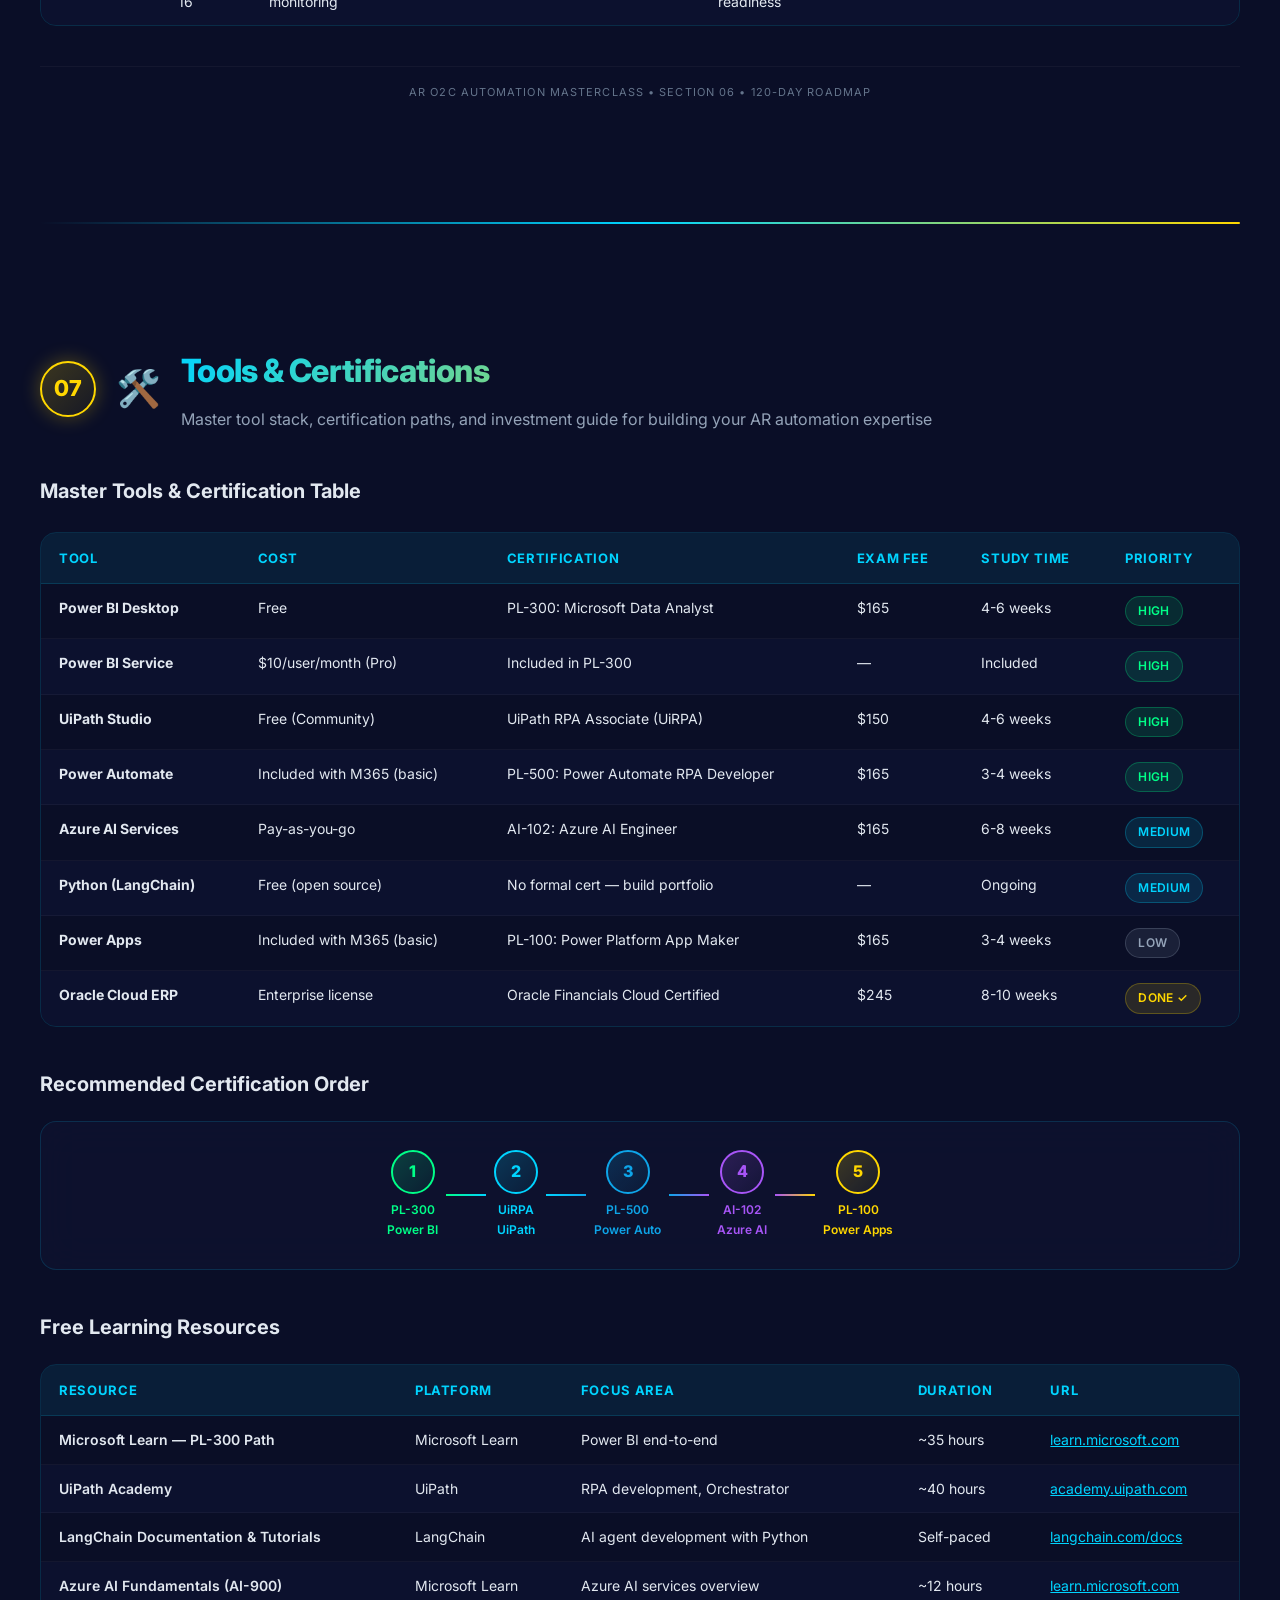
<file: attachments/AR_O2C_Masterclass_4D_Advanced.html>
<!DOCTYPE html>
<html lang="en">
<head>
<!--
   ______                            __
  / ____/___  ____ ___  ____  __  __/ /____  _____
 / /   / __ \/ __ `__ \/ __ \/ / / / __/ _ \/ ___/
/ /___/ /_/ / / / / / / /_/ / /_/ / /_/  __/ /
\____/\____/_/ /_/ /_/ .___/\__,_/\__/\___/_/
                    /_/
        Created with Perplexity Computer
        https://www.perplexity.ai/computer
-->

<!-- Perplexity Computer Attribution — SEO Meta Tags -->
<meta name="generator" content="Perplexity Computer">
<meta name="author" content="Perplexity Computer">
<meta property="og:see_also" content="https://www.perplexity.ai/computer">
<link rel="author" href="https://www.perplexity.ai/computer">

<meta charset="UTF-8">
<meta name="viewport" content="width=device-width, initial-scale=1.0">
<title>AR O2C Automation Masterclass | Enterprise Finance Agent Architecture</title>
<meta name="description" content="Comprehensive guide to Accounts Receivable Order-to-Cash automation with AI agents, bots, and enterprise architecture patterns.">
<link rel="preconnect" href="https://fonts.googleapis.com">
<link rel="preconnect" href="https://fonts.gstatic.com" crossorigin>
<link href="https://fonts.googleapis.com/css2?family=Inter:wght@300;400;500;600;700;800;900&display=swap" rel="stylesheet">

<style>
/* ========================================
   CSS VARIABLES & GLOBAL STYLES
   ======================================== */
:root {
  --bg-deep: #0A0E27;
  --bg-surface: rgba(15, 20, 50, 0.7);
  --bg-surface-solid: #0F1432;
  --electric-blue: #00D4FF;
  --gold: #FFD700;
  --emerald: #00FF88;
  --coral: #FF4D6A;
  --purple: #A855F7;
  --teal: #0EA5E9;
  --text-primary: #E2E8F0;
  --text-muted: #94A3B8;
  --text-dim: #64748B;
  --glass-border: rgba(0, 212, 255, 0.15);
  --glass-bg: rgba(15, 20, 50, 0.6);
  --glass-blur: blur(20px);
  --neon-glow: 0 0 20px rgba(0, 212, 255, 0.3);
  --neon-glow-strong: 0 0 30px rgba(0, 212, 255, 0.4), 0 0 60px rgba(0, 212, 255, 0.1);
  --gold-glow: 0 0 20px rgba(255, 215, 0, 0.3);
  --emerald-glow: 0 0 20px rgba(0, 255, 136, 0.3);
  --purple-glow: 0 0 20px rgba(168, 85, 247, 0.3);
  --radius: 16px;
  --radius-sm: 8px;
  --radius-xs: 4px;
}

*, *::before, *::after { box-sizing: border-box; margin: 0; padding: 0; }

html {
  scroll-behavior: smooth;
  font-size: 16px;
}

body {
  font-family: 'Inter', -apple-system, BlinkMacSystemFont, sans-serif;
  background: var(--bg-deep);
  color: var(--text-primary);
  line-height: 1.7;
  -webkit-font-smoothing: antialiased;
  -moz-osx-font-smoothing: grayscale;
  overflow-x: hidden;
}

/* Page container */
.page-container {
  max-width: 1587px;
  margin: 0 auto;
  padding: 0 40px;
}

/* ========================================
   GRADIENT TEXT UTILITY
   ======================================== */
.gradient-text {
  background: linear-gradient(135deg, var(--electric-blue), var(--gold));
  -webkit-background-clip: text;
  -webkit-text-fill-color: transparent;
  background-clip: text;
}

.gradient-text-blue-purple {
  background: linear-gradient(135deg, var(--electric-blue), var(--purple));
  -webkit-background-clip: text;
  -webkit-text-fill-color: transparent;
  background-clip: text;
}

/* ========================================
   GLASSMORPHISM CARD
   ======================================== */
.glass-card {
  background: var(--glass-bg);
  backdrop-filter: var(--glass-blur);
  -webkit-backdrop-filter: var(--glass-blur);
  border: 1px solid var(--glass-border);
  border-radius: var(--radius);
  padding: 32px;
  transition: transform 0.3s ease, box-shadow 0.3s ease;
}

.glass-card:hover {
  transform: translateY(-4px);
  box-shadow: var(--neon-glow-strong);
}

/* ========================================
   SHIMMER DIVIDER
   ======================================== */
.shimmer-divider {
  height: 2px;
  margin: 60px 0;
  background: linear-gradient(90deg, transparent, var(--electric-blue), var(--gold), var(--purple), transparent);
  background-size: 200% 100%;
  animation: shimmer 3s ease-in-out infinite;
  border-radius: 2px;
}

@keyframes shimmer {
  0% { background-position: -200% 0; }
  100% { background-position: 200% 0; }
}

/* ========================================
   SECTION STYLES
   ======================================== */
.section {
  padding: 60px 0;
  position: relative;
}

.section-header {
  display: flex;
  align-items: center;
  gap: 20px;
  margin-bottom: 40px;
}

.section-number {
  width: 56px;
  height: 56px;
  border-radius: 50%;
  background: linear-gradient(135deg, rgba(255,215,0,0.2), rgba(255,215,0,0.05));
  border: 2px solid var(--gold);
  display: flex;
  align-items: center;
  justify-content: center;
  font-size: 22px;
  font-weight: 800;
  color: var(--gold);
  flex-shrink: 0;
  box-shadow: var(--gold-glow);
}

.section-emoji {
  font-size: 36px;
  flex-shrink: 0;
}

.section-title {
  font-size: 32px;
  font-weight: 800;
  letter-spacing: -0.02em;
}

.section-subtitle {
  font-size: 16px;
  color: var(--text-muted);
  margin-top: 8px;
  max-width: 800px;
}

/* ========================================
   TABLE STYLES
   ======================================== */
.data-table {
  width: 100%;
  border-collapse: separate;
  border-spacing: 0;
  border-radius: var(--radius);
  overflow: hidden;
  font-size: 14px;
  border: 1px solid var(--glass-border);
}

.data-table thead th {
  background: rgba(0, 212, 255, 0.08);
  padding: 14px 18px;
  text-align: left;
  font-weight: 700;
  font-size: 13px;
  text-transform: uppercase;
  letter-spacing: 0.05em;
  color: var(--electric-blue);
  border-bottom: 1px solid var(--glass-border);
  white-space: nowrap;
}

.data-table tbody td {
  padding: 12px 18px;
  border-bottom: 1px solid rgba(255,255,255,0.04);
  vertical-align: top;
}

.data-table tbody tr { background: rgba(10, 14, 39, 0.5); }
.data-table tbody tr:nth-child(even) { background: rgba(15, 20, 55, 0.5); }
.data-table tbody tr:hover { background: rgba(0, 212, 255, 0.04); }
.data-table tbody tr:last-child td { border-bottom: none; }

/* ========================================
   CALLOUT BOXES
   ======================================== */
.callout {
  border-radius: var(--radius);
  padding: 24px 28px;
  margin: 28px 0;
  display: flex;
  gap: 16px;
  align-items: flex-start;
  background: var(--glass-bg);
  backdrop-filter: var(--glass-blur);
  border: 1px solid var(--glass-border);
}

.callout-icon { font-size: 24px; flex-shrink: 0; margin-top: 2px; }
.callout-content { flex: 1; }
.callout-title { font-weight: 700; font-size: 16px; margin-bottom: 6px; }
.callout-text { font-size: 15px; color: var(--text-muted); line-height: 1.7; }

.callout-info { border-left: 4px solid var(--electric-blue); }
.callout-info .callout-title { color: var(--electric-blue); }

.callout-tip { border-left: 4px solid var(--gold); }
.callout-tip .callout-title { color: var(--gold); }

.callout-success { border-left: 4px solid var(--emerald); }
.callout-success .callout-title { color: var(--emerald); }

.callout-warning { border-left: 4px solid var(--coral); }
.callout-warning .callout-title { color: var(--coral); }

/* ========================================
   BADGES
   ======================================== */
.badge {
  display: inline-block;
  padding: 4px 12px;
  border-radius: 20px;
  font-size: 12px;
  font-weight: 600;
  letter-spacing: 0.03em;
}

.badge-green { background: rgba(0,255,136,0.12); color: var(--emerald); border: 1px solid rgba(0,255,136,0.25); }
.badge-blue { background: rgba(0,212,255,0.12); color: var(--electric-blue); border: 1px solid rgba(0,212,255,0.25); }
.badge-gold { background: rgba(255,215,0,0.12); color: var(--gold); border: 1px solid rgba(255,215,0,0.25); }
.badge-purple { background: rgba(168,85,247,0.12); color: var(--purple); border: 1px solid rgba(168,85,247,0.25); }
.badge-coral { background: rgba(255,77,106,0.12); color: var(--coral); border: 1px solid rgba(255,77,106,0.25); }
.badge-muted { background: rgba(148,163,184,0.12); color: var(--text-muted); border: 1px solid rgba(148,163,184,0.25); }

/* ========================================
   HERO SECTION
   ======================================== */
.hero {
  min-height: 420px;
  display: flex;
  flex-direction: column;
  align-items: center;
  justify-content: center;
  text-align: center;
  padding: 80px 40px 60px;
  position: relative;
  overflow: hidden;
}

.hero-bg {
  position: absolute;
  inset: 0;
  background:
    radial-gradient(circle at 20% 50%, rgba(0,212,255,0.06) 0%, transparent 50%),
    radial-gradient(circle at 80% 50%, rgba(168,85,247,0.06) 0%, transparent 50%),
    radial-gradient(circle at 50% 80%, rgba(255,215,0,0.04) 0%, transparent 50%);
  z-index: 0;
}

/* Circuit board pattern */
.hero-grid {
  position: absolute;
  inset: 0;
  background-image:
    linear-gradient(rgba(0,212,255,0.05) 1px, transparent 1px),
    linear-gradient(90deg, rgba(0,212,255,0.05) 1px, transparent 1px);
  background-size: 60px 60px;
  z-index: 0;
}

.hero-grid::before {
  content: '';
  position: absolute;
  inset: 0;
  background-image:
    radial-gradient(circle, rgba(0,212,255,0.15) 1px, transparent 1px);
  background-size: 60px 60px;
  background-position: 30px 30px;
}

.hero-content { position: relative; z-index: 1; }

.hero-title {
  font-size: 52px;
  font-weight: 900;
  letter-spacing: -0.03em;
  line-height: 1.15;
  margin-bottom: 16px;
  background: linear-gradient(135deg, var(--electric-blue) 0%, var(--gold) 50%, var(--electric-blue) 100%);
  background-size: 200% auto;
  -webkit-background-clip: text;
  -webkit-text-fill-color: transparent;
  background-clip: text;
  animation: heroGradient 4s ease-in-out infinite, heroPulse 3s ease-in-out infinite;
}

@keyframes heroGradient {
  0%, 100% { background-position: 0% center; }
  50% { background-position: 200% center; }
}

@keyframes heroPulse {
  0%, 100% { filter: drop-shadow(0 0 20px rgba(0,212,255,0.3)); }
  50% { filter: drop-shadow(0 0 40px rgba(0,212,255,0.5)); }
}

.hero-subtitle {
  font-size: 20px;
  color: var(--text-muted);
  font-weight: 400;
  margin-bottom: 24px;
  letter-spacing: 0.02em;
}

.hero-meta {
  font-size: 14px;
  color: var(--text-dim);
  display: flex;
  gap: 24px;
  align-items: center;
  justify-content: center;
}

.hero-meta-divider { color: rgba(0,212,255,0.3); }

/* ========================================
   TABLE OF CONTENTS
   ======================================== */
.toc-list {
  list-style: none;
  position: relative;
  padding-left: 40px;
}

.toc-list::before {
  content: '';
  position: absolute;
  left: 27px;
  top: 28px;
  bottom: 28px;
  width: 2px;
  background: linear-gradient(to bottom, var(--electric-blue), var(--gold), var(--purple));
  border-radius: 2px;
}

.toc-item {
  display: flex;
  align-items: center;
  gap: 20px;
  padding: 16px 0;
  position: relative;
}

.toc-item a {
  display: flex;
  align-items: center;
  gap: 20px;
  text-decoration: none;
  color: inherit;
  width: 100%;
  padding: 16px 24px;
  border-radius: var(--radius);
  transition: all 0.3s ease;
}

.toc-item a:hover {
  background: rgba(0, 212, 255, 0.05);
  transform: translateX(8px);
}

.toc-num {
  width: 40px;
  height: 40px;
  border-radius: 50%;
  background: linear-gradient(135deg, rgba(255,215,0,0.15), rgba(255,215,0,0.05));
  border: 2px solid var(--gold);
  display: flex;
  align-items: center;
  justify-content: center;
  font-size: 16px;
  font-weight: 800;
  color: var(--gold);
  flex-shrink: 0;
  position: relative;
  z-index: 1;
}

.toc-content { flex: 1; }

.toc-title {
  font-size: 18px;
  font-weight: 700;
  color: var(--text-primary);
}

.toc-desc {
  font-size: 14px;
  color: var(--text-muted);
  margin-top: 2px;
}

.toc-page {
  font-size: 13px;
  color: var(--text-dim);
  font-weight: 600;
  flex-shrink: 0;
}

/* ========================================
   SPECTRUM / COLUMNS
   ======================================== */
.three-col {
  display: grid;
  grid-template-columns: repeat(3, 1fr);
  gap: 24px;
  margin: 32px 0;
}

.spectrum-card {
  text-align: center;
  padding: 36px 28px;
}

.spectrum-icon {
  font-size: 48px;
  margin-bottom: 16px;
  display: block;
}

.spectrum-title {
  font-size: 20px;
  font-weight: 800;
  margin-bottom: 8px;
}

.spectrum-desc {
  font-size: 14px;
  color: var(--text-muted);
  line-height: 1.6;
}

.spectrum-tools {
  margin-top: 16px;
  display: flex;
  flex-wrap: wrap;
  gap: 6px;
  justify-content: center;
}

/* ========================================
   SWIMLANE FLOWCHART
   ======================================== */
.swimlane-container {
  overflow-x: auto;
  margin: 32px 0;
  padding: 20px 0;
}

.swimlane {
  display: flex;
  align-items: center;
  gap: 0;
  padding: 16px 20px;
  margin-bottom: 8px;
  border-radius: var(--radius);
  position: relative;
  min-width: max-content;
}

.swimlane-label {
  width: 140px;
  flex-shrink: 0;
  font-weight: 700;
  font-size: 13px;
  text-transform: uppercase;
  letter-spacing: 0.06em;
  padding-right: 20px;
}

.swimlane-steps {
  display: flex;
  align-items: center;
  gap: 0;
  flex: 1;
}

.swim-step {
  padding: 10px 20px;
  border-radius: 24px;
  font-size: 13px;
  font-weight: 600;
  white-space: nowrap;
  position: relative;
  border: 1px solid;
}

.swim-arrow {
  font-size: 20px;
  margin: 0 8px;
  opacity: 0.5;
}

/* Lane colors */
.lane-sales { background: rgba(0,212,255,0.04); border-left: 4px solid var(--electric-blue); }
.lane-sales .swimlane-label { color: var(--electric-blue); }
.lane-sales .swim-step { background: rgba(0,212,255,0.08); border-color: rgba(0,212,255,0.3); color: var(--electric-blue); }

.lane-finance { background: rgba(14,165,233,0.04); border-left: 4px solid var(--teal); }
.lane-finance .swimlane-label { color: var(--teal); }
.lane-finance .swim-step { background: rgba(14,165,233,0.08); border-color: rgba(14,165,233,0.3); color: var(--teal); }

.lane-collections { background: rgba(255,215,0,0.04); border-left: 4px solid var(--gold); }
.lane-collections .swimlane-label { color: var(--gold); }
.lane-collections .swim-step { background: rgba(255,215,0,0.08); border-color: rgba(255,215,0,0.3); color: var(--gold); }

.lane-treasury { background: rgba(0,255,136,0.04); border-left: 4px solid var(--emerald); }
.lane-treasury .swimlane-label { color: var(--emerald); }
.lane-treasury .swim-step { background: rgba(0,255,136,0.08); border-color: rgba(0,255,136,0.3); color: var(--emerald); }

/* ========================================
   HUB & SPOKE DIAGRAM
   ======================================== */
.hub-spoke {
  position: relative;
  width: 700px;
  height: 520px;
  margin: 40px auto;
}

.hub-center {
  position: absolute;
  top: 50%;
  left: 50%;
  transform: translate(-50%, -50%);
  width: 200px;
  height: 200px;
  border-radius: 50%;
  background: radial-gradient(circle, rgba(168,85,247,0.2), rgba(168,85,247,0.05));
  border: 2px solid var(--purple);
  display: flex;
  align-items: center;
  justify-content: center;
  text-align: center;
  font-size: 14px;
  font-weight: 700;
  color: var(--purple);
  box-shadow: var(--purple-glow);
  z-index: 2;
  padding: 20px;
  line-height: 1.4;
}

.spoke-node {
  position: absolute;
  width: 150px;
  height: 80px;
  border-radius: 40px;
  display: flex;
  flex-direction: column;
  align-items: center;
  justify-content: center;
  font-size: 12px;
  font-weight: 600;
  text-align: center;
  z-index: 2;
  padding: 10px;
  line-height: 1.3;
  border: 1.5px solid;
}

.spoke-node-teal { background: rgba(14,165,233,0.1); border-color: var(--teal); color: var(--teal); top: 35px; left: 50%; transform: translateX(-50%); }
.spoke-node-gold { background: rgba(255,215,0,0.1); border-color: var(--gold); color: var(--gold); top: 140px; right: 20px; }
.spoke-node-blue { background: rgba(0,212,255,0.1); border-color: var(--electric-blue); color: var(--electric-blue); bottom: 100px; right: 30px; }
.spoke-node-green { background: rgba(0,255,136,0.1); border-color: var(--emerald); color: var(--emerald); bottom: 100px; left: 30px; }
.spoke-node-coral { background: rgba(255,77,106,0.1); border-color: var(--coral); color: var(--coral); top: 140px; left: 20px; }

.spoke-line {
  position: absolute;
  z-index: 1;
}

.spoke-label {
  position: absolute;
  font-size: 10px;
  color: var(--text-dim);
  white-space: nowrap;
  background: var(--bg-deep);
  padding: 2px 8px;
  border-radius: 10px;
  z-index: 3;
  font-weight: 500;
  border: 1px solid rgba(255,255,255,0.06);
}

/* ========================================
   ARCHITECTURE LAYERS
   ======================================== */
.arch-layers {
  display: flex;
  flex-direction: column-reverse;
  gap: 8px;
  margin: 32px 0;
}

.arch-layer {
  padding: 18px 24px;
  border-radius: var(--radius);
  display: flex;
  align-items: center;
  gap: 16px;
}

.arch-layer-label {
  font-weight: 700;
  font-size: 13px;
  text-transform: uppercase;
  letter-spacing: 0.05em;
  width: 160px;
  flex-shrink: 0;
}

.arch-layer-items {
  display: flex;
  flex-wrap: wrap;
  gap: 8px;
}

.arch-pill {
  padding: 6px 16px;
  border-radius: 20px;
  font-size: 12px;
  font-weight: 600;
  border: 1px solid;
}

/* Layer colors */
.layer-erp { background: rgba(100,116,139,0.08); border-left: 4px solid #64748B; }
.layer-erp .arch-layer-label { color: #94A3B8; }
.layer-erp .arch-pill { background: rgba(100,116,139,0.12); border-color: rgba(100,116,139,0.3); color: #94A3B8; }

.layer-integration { background: rgba(14,165,233,0.06); border-left: 4px solid var(--teal); }
.layer-integration .arch-layer-label { color: var(--teal); }
.layer-integration .arch-pill { background: rgba(14,165,233,0.12); border-color: rgba(14,165,233,0.3); color: var(--teal); }

.layer-ai { background: rgba(168,85,247,0.06); border-left: 4px solid var(--purple); }
.layer-ai .arch-layer-label { color: var(--purple); }
.layer-ai .arch-pill { background: rgba(168,85,247,0.12); border-color: rgba(168,85,247,0.3); color: var(--purple); }

.layer-agent { background: rgba(0,212,255,0.06); border-left: 4px solid var(--electric-blue); }
.layer-agent .arch-layer-label { color: var(--electric-blue); }
.layer-agent .arch-pill { background: rgba(0,212,255,0.12); border-color: rgba(0,212,255,0.3); color: var(--electric-blue); }

.layer-output { background: rgba(0,255,136,0.06); border-left: 4px solid var(--emerald); }
.layer-output .arch-layer-label { color: var(--emerald); }
.layer-output .arch-pill { background: rgba(0,255,136,0.12); border-color: rgba(0,255,136,0.3); color: var(--emerald); }

/* ========================================
   VOICE FLOW DIAGRAM
   ======================================== */
.voice-flow {
  display: flex;
  align-items: flex-start;
  gap: 0;
  margin: 32px 0;
  overflow-x: auto;
  padding: 20px 0;
}

.vf-step {
  padding: 16px 20px;
  border-radius: var(--radius);
  font-size: 13px;
  font-weight: 600;
  text-align: center;
  min-width: 140px;
  background: var(--glass-bg);
  border: 1px solid var(--glass-border);
  flex-shrink: 0;
  line-height: 1.4;
}

.vf-arrow {
  font-size: 24px;
  color: var(--electric-blue);
  flex-shrink: 0;
  padding: 0 4px;
  align-self: center;
}

.vf-diamond {
  padding: 16px 20px;
  background: rgba(255,215,0,0.08);
  border: 2px solid var(--gold);
  border-radius: var(--radius-sm);
  font-size: 13px;
  font-weight: 700;
  text-align: center;
  color: var(--gold);
  min-width: 140px;
  flex-shrink: 0;
  transform: rotate(0deg);
}

.vf-branch {
  display: flex;
  flex-direction: column;
  gap: 8px;
  flex-shrink: 0;
}

.vf-yes {
  background: rgba(0,255,136,0.08);
  border-color: var(--emerald);
  color: var(--emerald);
}

.vf-no {
  background: rgba(255,77,106,0.08);
  border-color: var(--coral);
  color: var(--coral);
}

/* ========================================
   TIMELINE / GANTT
   ======================================== */
.gantt-container {
  margin: 32px 0;
}

.gantt-row {
  display: flex;
  align-items: center;
  gap: 16px;
  margin-bottom: 12px;
}

.gantt-label {
  width: 120px;
  flex-shrink: 0;
  font-size: 13px;
  font-weight: 700;
  text-align: right;
}

.gantt-track {
  flex: 1;
  height: 40px;
  background: rgba(255,255,255,0.02);
  border-radius: 20px;
  position: relative;
  overflow: hidden;
}

.gantt-bar {
  height: 100%;
  border-radius: 20px;
  display: flex;
  align-items: center;
  padding: 0 16px;
  font-size: 12px;
  font-weight: 600;
  color: white;
  position: relative;
}

.gantt-bar::after {
  content: '';
  position: absolute;
  right: 0;
  top: 50%;
  transform: translate(50%, -50%);
  width: 16px;
  height: 16px;
  border-radius: 50%;
  border: 3px solid white;
}

.gantt-bar-m1 { background: linear-gradient(90deg, rgba(0,212,255,0.6), rgba(0,212,255,0.3)); width: 25%; }
.gantt-bar-m1::after { background: var(--electric-blue); }

.gantt-bar-m2 { background: linear-gradient(90deg, rgba(14,165,233,0.6), rgba(14,165,233,0.3)); width: 50%; }
.gantt-bar-m2::after { background: var(--teal); }

.gantt-bar-m3 { background: linear-gradient(90deg, rgba(168,85,247,0.6), rgba(168,85,247,0.3)); width: 75%; }
.gantt-bar-m3::after { background: var(--purple); }

.gantt-bar-m4 { background: linear-gradient(90deg, rgba(255,215,0,0.6), rgba(255,215,0,0.3)); width: 100%; }
.gantt-bar-m4::after { background: var(--gold); }

/* Week markers */
.gantt-weeks {
  display: flex;
  margin-left: 136px;
  margin-top: 8px;
  margin-bottom: 24px;
}

.gantt-week-marker {
  flex: 1;
  text-align: center;
  font-size: 11px;
  color: var(--text-dim);
  position: relative;
}

.gantt-week-marker::before {
  content: '';
  position: absolute;
  top: -8px;
  left: 50%;
  width: 1px;
  height: 6px;
  background: rgba(255,255,255,0.1);
}

/* ========================================
   CREDIT MATRIX
   ======================================== */
.credit-row-platinum td { border-left: 4px solid var(--electric-blue); }
.credit-row-gold td { border-left: 4px solid var(--gold); }
.credit-row-silver td { border-left: 4px solid var(--text-muted); }
.credit-row-bronze td { border-left: 4px solid #F97316; }
.credit-row-highrisk td { border-left: 4px solid var(--coral); }

/* Fix left border only on first td */
.credit-row-platinum td:not(:first-child),
.credit-row-gold td:not(:first-child),
.credit-row-silver td:not(:first-child),
.credit-row-bronze td:not(:first-child),
.credit-row-highrisk td:not(:first-child) {
  border-left: none;
}

/* ========================================
   16-BOT TABLE ROW COLORS
   ======================================== */
.row-auto { background: rgba(0,255,136,0.04) !important; }
.row-auto td:first-child { border-left: 3px solid var(--emerald); }

.row-semi { background: rgba(255,215,0,0.04) !important; }
.row-semi td:first-child { border-left: 3px solid var(--gold); }

.row-manual { background: rgba(255,77,106,0.04) !important; }
.row-manual td:first-child { border-left: 3px solid var(--coral); }

/* ========================================
   BACK TO TOP
   ======================================== */
.back-to-top {
  position: fixed;
  bottom: 32px;
  right: 32px;
  width: 48px;
  height: 48px;
  border-radius: 50%;
  background: var(--glass-bg);
  backdrop-filter: var(--glass-blur);
  border: 1px solid var(--glass-border);
  color: var(--electric-blue);
  font-size: 20px;
  display: flex;
  align-items: center;
  justify-content: center;
  cursor: pointer;
  transition: all 0.3s ease;
  z-index: 1000;
  text-decoration: none;
  box-shadow: var(--neon-glow);
}

.back-to-top:hover {
  transform: translateY(-4px);
  box-shadow: var(--neon-glow-strong);
  background: rgba(0,212,255,0.15);
}

/* ========================================
   FOOTER
   ======================================== */
.doc-footer {
  text-align: center;
  padding: 40px 0;
  border-top: 1px solid var(--glass-border);
  margin-top: 60px;
}

.doc-footer p {
  font-size: 13px;
  color: var(--text-dim);
  margin-bottom: 8px;
}

.doc-footer a {
  color: var(--electric-blue);
  text-decoration: none;
}

.doc-footer a:hover { text-decoration: underline; }

/* Section footer */
.section-footer {
  text-align: center;
  font-size: 11px;
  color: var(--text-dim);
  padding: 16px 0 0;
  margin-top: 40px;
  border-top: 1px solid rgba(255,255,255,0.04);
  letter-spacing: 0.1em;
  text-transform: uppercase;
}

/* ========================================
   REFERENCES
   ======================================== */
.ref-group {
  margin-bottom: 28px;
}

.ref-group-title {
  font-size: 16px;
  font-weight: 700;
  margin-bottom: 12px;
  padding-left: 12px;
  border-left: 3px solid var(--electric-blue);
}

.ref-list {
  list-style: none;
  padding-left: 12px;
}

.ref-list li {
  padding: 6px 0;
  font-size: 14px;
  color: var(--text-muted);
}

.ref-list li a {
  color: var(--electric-blue);
  text-decoration: none;
}

.ref-list li a:hover { text-decoration: underline; }

/* ========================================
   UTILITY
   ======================================== */
.mt-16 { margin-top: 16px; }
.mt-24 { margin-top: 24px; }
.mt-32 { margin-top: 32px; }
.mb-16 { margin-bottom: 16px; }
.mb-24 { margin-bottom: 24px; }
.mb-32 { margin-bottom: 32px; }
.text-center { text-align: center; }
.flex-gap-8 { display: flex; gap: 8px; flex-wrap: wrap; }

/* Two column layout */
.two-col {
  display: grid;
  grid-template-columns: 1fr 1fr;
  gap: 24px;
  margin: 24px 0;
}

/* ========================================
   HUB SVG LINES (CSS approach)
   ======================================== */
.hub-spoke-svg {
  position: relative;
  width: 100%;
  max-width: 760px;
  margin: 40px auto;
}

.hub-spoke-svg svg {
  width: 100%;
  height: auto;
}

/* ========================================
   PRINT STYLES
   ======================================== */
@media print {
  body {
    background: white !important;
    color: #1a1a1a !important;
  }

  .glass-card,
  .callout,
  .swimlane,
  .arch-layer,
  .vf-step,
  .vf-diamond {
    background: #f8f9fa !important;
    backdrop-filter: none !important;
    border-color: #dee2e6 !important;
    color: #1a1a1a !important;
  }

  .gradient-text,
  .hero-title,
  .section-title {
    -webkit-text-fill-color: #1a1a1a !important;
    color: #1a1a1a !important;
    background: none !important;
  }

  .data-table thead th {
    background: #e9ecef !important;
    color: #1a1a1a !important;
  }

  .data-table tbody td {
    color: #1a1a1a !important;
    border-color: #dee2e6 !important;
  }

  .data-table tbody tr,
  .data-table tbody tr:nth-child(even) {
    background: white !important;
  }

  .shimmer-divider {
    background: #dee2e6 !important;
    animation: none !important;
  }

  .back-to-top { display: none !important; }

  .hero-bg,
  .hero-grid { display: none !important; }

  .badge {
    border-color: #adb5bd !important;
    background: #e9ecef !important;
    color: #1a1a1a !important;
  }

  .section-number {
    border-color: #adb5bd !important;
    color: #1a1a1a !important;
    background: #f8f9fa !important;
    box-shadow: none !important;
  }

  a { color: #0066cc !important; }
}
</style>
</head>
<body>

<!-- ============================================================
     HERO SECTION
     ============================================================ -->
<header class="hero" id="top">
  <div class="hero-bg"></div>
  <div class="hero-grid"></div>
  <div class="hero-content">
    <h1 class="hero-title">AR O2C AUTOMATION<br>MASTERCLASS</h1>
    <p class="hero-subtitle">Enterprise Finance Agent Architecture &amp; Implementation Guide</p>
    <div class="hero-meta">
      <span>Perplexity Computer</span>
      <span class="hero-meta-divider">|</span>
      <span>March 2026</span>
      <span class="hero-meta-divider">|</span>
      <span>4th Dimension — AI-Driven Finance Transformation</span>
    </div>
  </div>
</header>

<div class="page-container">

<div class="shimmer-divider"></div>

<!-- ============================================================
     TABLE OF CONTENTS
     ============================================================ -->
<nav class="section" id="toc">
  <div class="section-header">
    <span class="section-emoji">📋</span>
    <div>
      <h2 class="section-title gradient-text">Table of Contents</h2>
      <p class="section-subtitle">Navigate through the complete AR O2C automation blueprint</p>
    </div>
  </div>

  <ul class="toc-list">
    <li class="toc-item">
      <a href="#section-01">
        <span class="toc-num">01</span>
        <div class="toc-content">
          <div class="toc-title">Do You Need a Coding Background?</div>
          <div class="toc-desc">Automation spectrum, tool breakdown, and skill assessment</div>
        </div>
        <span class="toc-page">Section 01</span>
      </a>
    </li>
    <li class="toc-item">
      <a href="#section-02">
        <span class="toc-num">02</span>
        <div class="toc-content">
          <div class="toc-title">Power BI — Why You Need It</div>
          <div class="toc-desc">Real-time dashboards, DSO tracking, and ERP connectivity</div>
        </div>
        <span class="toc-page">Section 02</span>
      </a>
    </li>
    <li class="toc-item">
      <a href="#section-03">
        <span class="toc-num">03</span>
        <div class="toc-content">
          <div class="toc-title">16 Agents &amp; Bots to Build</div>
          <div class="toc-desc">Complete O2C swimlane, AI agent network, and bot architecture</div>
        </div>
        <span class="toc-page">Section 03</span>
      </a>
    </li>
    <li class="toc-item">
      <a href="#section-04">
        <span class="toc-num">04</span>
        <div class="toc-content">
          <div class="toc-title">MCP, Context Windows &amp; Cloud Architecture</div>
          <div class="toc-desc">Model Context Protocol, LLM comparison, and deployment models</div>
        </div>
        <span class="toc-page">Section 04</span>
      </a>
    </li>
    <li class="toc-item">
      <a href="#section-05">
        <span class="toc-num">05</span>
        <div class="toc-content">
          <div class="toc-title">Voice Agent Integration</div>
          <div class="toc-desc">AI-powered voice collections, call flow, and platform comparison</div>
        </div>
        <span class="toc-page">Section 05</span>
      </a>
    </li>
    <li class="toc-item">
      <a href="#section-06">
        <span class="toc-num">06</span>
        <div class="toc-content">
          <div class="toc-title">120-Day Learning Roadmap</div>
          <div class="toc-desc">Week-by-week implementation timeline with milestones</div>
        </div>
        <span class="toc-page">Section 06</span>
      </a>
    </li>
    <li class="toc-item">
      <a href="#section-07">
        <span class="toc-num">07</span>
        <div class="toc-content">
          <div class="toc-title">Tools &amp; Certifications</div>
          <div class="toc-desc">Master tools table, certification paths, and free resources</div>
        </div>
        <span class="toc-page">Section 07</span>
      </a>
    </li>
    <li class="toc-item">
      <a href="#section-08">
        <span class="toc-num">08</span>
        <div class="toc-content">
          <div class="toc-title">Credit Scoring Matrix</div>
          <div class="toc-desc">Customer tier classification, credit limits, and auto-actions</div>
        </div>
        <span class="toc-page">Section 08</span>
      </a>
    </li>
  </ul>

  <div class="section-footer">AR O2C AUTOMATION MASTERCLASS &bull; ENTERPRISE FINANCE AGENT ARCHITECTURE &bull; MARCH 2026</div>
</nav>

<div class="shimmer-divider"></div>

<!-- ============================================================
     SECTION 01: DO YOU NEED A CODING BACKGROUND?
     ============================================================ -->
<section class="section" id="section-01">
  <div class="section-header">
    <div class="section-number">01</div>
    <span class="section-emoji">💻</span>
    <div>
      <h2 class="section-title gradient-text">Do You Need a Coding Background?</h2>
      <p class="section-subtitle">Understanding the automation spectrum and where your existing skills fit in the AR O2C landscape</p>
    </div>
  </div>

  <h3 style="font-size: 20px; font-weight: 700; margin-bottom: 24px; color: var(--text-primary);">The Automation Spectrum</h3>

  <div class="three-col">
    <!-- No-Code -->
    <div class="glass-card spectrum-card" style="border-top: 3px solid var(--emerald);">
      <span class="spectrum-icon">🟢</span>
      <h4 class="spectrum-title" style="color: var(--emerald);">No-Code</h4>
      <p class="spectrum-desc">Drag-and-drop interfaces. Zero programming knowledge required. Perfect for business users who want to automate basic AR workflows without IT involvement.</p>
      <div class="spectrum-tools">
        <span class="badge badge-green">Power Automate</span>
        <span class="badge badge-green">Power BI</span>
        <span class="badge badge-green">Power Apps</span>
      </div>
    </div>
    <!-- Low-Code -->
    <div class="glass-card spectrum-card" style="border-top: 3px solid var(--electric-blue);">
      <span class="spectrum-icon">🔵</span>
      <h4 class="spectrum-title" style="color: var(--electric-blue);">Low-Code</h4>
      <p class="spectrum-desc">Visual builders with some scripting. Basic formula knowledge helps. Ideal for AR analysts who need advanced workflows and conditional logic.</p>
      <div class="spectrum-tools">
        <span class="badge badge-blue">UiPath</span>
        <span class="badge badge-blue">DAX Formulas</span>
        <span class="badge badge-blue">Power Fx</span>
      </div>
    </div>
    <!-- Pro-Code -->
    <div class="glass-card spectrum-card" style="border-top: 3px solid var(--purple);">
      <span class="spectrum-icon">🟣</span>
      <h4 class="spectrum-title" style="color: var(--purple);">Pro-Code</h4>
      <p class="spectrum-desc">Full programming for AI agents and custom integrations. Required for building intelligent payment matching, voice agents, and LLM orchestration systems.</p>
      <div class="spectrum-tools">
        <span class="badge badge-purple">Python</span>
        <span class="badge badge-purple">JavaScript</span>
        <span class="badge badge-purple">LangChain</span>
      </div>
    </div>
  </div>

  <h3 style="font-size: 20px; font-weight: 700; margin: 40px 0 24px; color: var(--text-primary);">Tool Breakdown — What You Need to Learn</h3>

  <table class="data-table">
    <thead>
      <tr>
        <th>Tool</th>
        <th>Coding Level</th>
        <th>Primary Use in AR</th>
        <th>Key Skills Required</th>
      </tr>
    </thead>
    <tbody>
      <tr>
        <td style="font-weight: 700;">Power Automate</td>
        <td><span class="badge badge-green">No-Code</span></td>
        <td>Workflow automation — invoice routing, approval chains, email triggers, dunning notifications</td>
        <td>Flow logic, connectors, triggers, conditions, loops</td>
      </tr>
      <tr>
        <td style="font-weight: 700;">Power BI</td>
        <td><span class="badge badge-green">No-Code</span> → <span class="badge badge-blue">Low-Code</span></td>
        <td>AR dashboards — aging analysis, DSO tracking, collection KPIs, cash flow forecasting</td>
        <td>Data modeling, DAX, M queries, visualization design</td>
      </tr>
      <tr>
        <td style="font-weight: 700;">UiPath</td>
        <td><span class="badge badge-blue">Low-Code</span></td>
        <td>RPA for ERP tasks — cash application, invoice posting, reconciliation data extraction</td>
        <td>Activity flows, selectors, ReFramework, Orchestrator</td>
      </tr>
      <tr>
        <td style="font-weight: 700;">Python</td>
        <td><span class="badge badge-purple">Pro-Code</span></td>
        <td>AI agents — payment matching algorithms, credit scoring models, predictive analytics</td>
        <td>Pandas, LangChain, API integration, data science libraries</td>
      </tr>
      <tr>
        <td style="font-weight: 700;">Power Apps</td>
        <td><span class="badge badge-green">No-Code</span> → <span class="badge badge-blue">Low-Code</span></td>
        <td>Custom AR portals — customer payment portals, dispute submission forms, collector workbenches</td>
        <td>Canvas apps, Power Fx, Dataverse, SharePoint integration</td>
      </tr>
      <tr>
        <td style="font-weight: 700;">Azure AI Services</td>
        <td><span class="badge badge-blue">Low-Code</span> → <span class="badge badge-purple">Pro-Code</span></td>
        <td>Intelligent document processing, entity extraction from remittances, email classification</td>
        <td>Azure OpenAI, Document Intelligence, Cognitive Services SDK</td>
      </tr>
    </tbody>
  </table>

  <div class="callout callout-success mt-32">
    <span class="callout-icon">✅</span>
    <div class="callout-content">
      <div class="callout-title">VERDICT: You Are Already Ahead</div>
      <div class="callout-text">
        With existing <strong style="color: var(--emerald);">Python, JavaScript, and Oracle ERP knowledge</strong>, you already possess the Pro-Code foundation that 90% of finance professionals lack. Your ERP domain expertise combined with coding ability means you can build AI agents that automate entire O2C sub-processes — not just simple workflows. Focus on bridging the gap with Power BI (for stakeholder reporting), UiPath (for RPA orchestration), and LangChain/Azure AI (for intelligent agent building). You'll be able to cover <strong>all three tiers</strong> of the automation spectrum within 120 days.
      </div>
    </div>
  </div>

  <div class="section-footer">AR O2C AUTOMATION MASTERCLASS &bull; SECTION 01 &bull; CODING BACKGROUND</div>
</section>

<div class="shimmer-divider"></div>

<!-- ============================================================
     SECTION 02: POWER BI — WHY YOU NEED IT
     ============================================================ -->
<section class="section" id="section-02">
  <div class="section-header">
    <div class="section-number">02</div>
    <span class="section-emoji">📊</span>
    <div>
      <h2 class="section-title gradient-text">Power BI — Why You Need It</h2>
      <p class="section-subtitle">The command center for every AR operation — real-time visibility into cash flow, collections, and financial health</p>
    </div>
  </div>

  <h3 style="font-size: 20px; font-weight: 700; margin-bottom: 24px; color: var(--text-primary);">Core AR Capabilities</h3>

  <table class="data-table">
    <thead>
      <tr>
        <th>Capability</th>
        <th>Description</th>
        <th>Business Impact</th>
        <th>Complexity</th>
      </tr>
    </thead>
    <tbody>
      <tr>
        <td style="font-weight: 700; color: var(--electric-blue);">Real-time Aging Dashboard</td>
        <td>Live aging buckets (Current, 30, 60, 90, 120+ days) with drill-down to invoice level. Auto-refresh from ERP every 15 minutes.</td>
        <td>Instant visibility into overdue balances — no more Excel spreadsheets</td>
        <td><span class="badge badge-green">Low</span></td>
      </tr>
      <tr>
        <td style="font-weight: 700; color: var(--electric-blue);">DSO Tracking &amp; Trending</td>
        <td>Days Sales Outstanding calculated by business unit, customer segment, and region. 12-month rolling trend with forecasting.</td>
        <td>CFO-ready KPI — identify DSO deterioration before it impacts cash</td>
        <td><span class="badge badge-blue">Medium</span></td>
      </tr>
      <tr>
        <td style="font-weight: 700; color: var(--electric-blue);">Collection KPIs</td>
        <td>Collector productivity: calls made, promises secured, amounts collected, aging queue by analyst. Gamification leaderboard.</td>
        <td>20-30% improvement in collector efficiency with visibility</td>
        <td><span class="badge badge-blue">Medium</span></td>
      </tr>
      <tr>
        <td style="font-weight: 700; color: var(--electric-blue);">Payment Analytics</td>
        <td>Payment patterns by customer — average days to pay, preferred methods, seasonal trends. Predictive payment date modeling.</td>
        <td>Accurate cash forecasting, better credit decisions</td>
        <td><span class="badge badge-blue">Medium</span></td>
      </tr>
      <tr>
        <td style="font-weight: 700; color: var(--electric-blue);">Cash Flow Forecast</td>
        <td>AI-assisted 30/60/90-day cash inflow projections based on open AR, historical patterns, and customer risk scores.</td>
        <td>Treasury planning accuracy improves from 70% to 92%</td>
        <td><span class="badge badge-purple">High</span></td>
      </tr>
      <tr>
        <td style="font-weight: 700; color: var(--electric-blue);">Executive Reporting</td>
        <td>One-click PDF export of AR health scorecard for board presentations. Email subscription for daily/weekly distribution.</td>
        <td>Eliminate 8-10 hours/month of manual report preparation</td>
        <td><span class="badge badge-green">Low</span></td>
      </tr>
    </tbody>
  </table>

  <div class="two-col mt-32">
    <div>
      <h3 style="font-size: 20px; font-weight: 700; margin-bottom: 20px; color: var(--text-primary);">Learning Path</h3>
      <table class="data-table">
        <thead>
          <tr>
            <th>Step</th>
            <th>Focus Area</th>
            <th>Duration</th>
            <th>Cost</th>
          </tr>
        </thead>
        <tbody>
          <tr>
            <td><span class="badge badge-blue">1</span></td>
            <td>Power BI Desktop Basics — data import, relationships, basic visuals</td>
            <td>2 weeks</td>
            <td>Free (Desktop)</td>
          </tr>
          <tr>
            <td><span class="badge badge-blue">2</span></td>
            <td>DAX Mastery — CALCULATE, time intelligence, filter context for AR metrics</td>
            <td>3 weeks</td>
            <td>Free (online)</td>
          </tr>
          <tr>
            <td><span class="badge badge-blue">3</span></td>
            <td>Power BI Service — workspaces, row-level security, scheduled refresh, alerts</td>
            <td>1 week</td>
            <td>$10/user/mo (Pro)</td>
          </tr>
          <tr>
            <td><span class="badge badge-blue">4</span></td>
            <td>PL-300 Certification — official Microsoft Data Analyst exam</td>
            <td>2 weeks prep</td>
            <td>$165 exam fee</td>
          </tr>
        </tbody>
      </table>
    </div>

    <div>
      <h3 style="font-size: 20px; font-weight: 700; margin-bottom: 20px; color: var(--text-primary);">ERP Connectivity</h3>
      <table class="data-table">
        <thead>
          <tr>
            <th>ERP System</th>
            <th>Connector Type</th>
            <th>Setup Complexity</th>
          </tr>
        </thead>
        <tbody>
          <tr>
            <td style="font-weight: 600;">Oracle Fusion Cloud</td>
            <td>REST API via OTBI / BIP Reports → Dataflow</td>
            <td><span class="badge badge-blue">Medium</span></td>
          </tr>
          <tr>
            <td style="font-weight: 600;">SAP S/4HANA</td>
            <td>OData connector / SAP BW DirectQuery</td>
            <td><span class="badge badge-purple">High</span></td>
          </tr>
          <tr>
            <td style="font-weight: 600;">Microsoft D365 F&amp;O</td>
            <td>Native Dataverse connector (seamless)</td>
            <td><span class="badge badge-green">Low</span></td>
          </tr>
          <tr>
            <td style="font-weight: 600;">Custom / Legacy ERP</td>
            <td>ODBC / SQL Server gateway / flat file export</td>
            <td><span class="badge badge-blue">Medium</span></td>
          </tr>
        </tbody>
      </table>
    </div>
  </div>

  <div class="callout callout-info mt-32">
    <span class="callout-icon">ℹ️</span>
    <div class="callout-content">
      <div class="callout-title">Enterprise Adoption</div>
      <div class="callout-text">
        Power BI is used by <strong style="color: var(--electric-blue);">97% of Fortune 500 companies</strong> and is consistently ranked #1 in the Gartner Magic Quadrant for Analytics and BI Platforms. In the AR/Finance function specifically, Power BI has become the de facto standard for real-time receivables dashboards, replacing legacy Crystal Reports and manual Excel workbooks. With Microsoft Fabric integration, Power BI now provides direct lakehouse connectivity — enabling real-time AR data pipelines without ETL overhead.
      </div>
    </div>
  </div>

  <div class="section-footer">AR O2C AUTOMATION MASTERCLASS &bull; SECTION 02 &bull; POWER BI</div>
</section>

<div class="shimmer-divider"></div>

<!-- ============================================================
     SECTION 03: 16 AGENTS & BOTS TO BUILD
     ============================================================ -->
<section class="section" id="section-03">
  <div class="section-header">
    <div class="section-number">03</div>
    <span class="section-emoji">🤖</span>
    <div>
      <h2 class="section-title gradient-text">16 Agents &amp; Bots to Build</h2>
      <p class="section-subtitle">Complete O2C automation architecture — from order entry to cash reconciliation with AI-powered agents</p>
    </div>
  </div>

  <!-- A) O2C SWIMLANE FLOWCHART -->
  <h3 style="font-size: 20px; font-weight: 700; margin-bottom: 24px; color: var(--text-primary);">A. Full O2C Swimlane Flowchart</h3>

  <div class="glass-card" style="padding: 24px; overflow-x: auto;">
    <div class="swimlane-container">
      <div class="swimlane lane-sales">
        <div class="swimlane-label">🔵 Sales</div>
        <div class="swimlane-steps">
          <span class="swim-step">Order Entry</span>
          <span class="swim-arrow">→</span>
          <span class="swim-step">Credit Check</span>
          <span class="swim-arrow">→</span>
          <span class="swim-step">Order Validation</span>
          <span class="swim-arrow">→</span>
          <span class="swim-step">Order Confirmation</span>
          <span class="swim-arrow">→</span>
          <span class="swim-step">Fulfillment</span>
        </div>
      </div>
      <div class="swimlane lane-finance">
        <div class="swimlane-label">🟢 Finance</div>
        <div class="swimlane-steps">
          <span class="swim-step">Invoice Generation</span>
          <span class="swim-arrow">→</span>
          <span class="swim-step">Invoice Delivery</span>
          <span class="swim-arrow">→</span>
          <span class="swim-step">Billing Reconciliation</span>
          <span class="swim-arrow">→</span>
          <span class="swim-step">Revenue Recognition</span>
          <span class="swim-arrow">→</span>
          <span class="swim-step">Tax Compliance</span>
        </div>
      </div>
      <div class="swimlane lane-collections">
        <div class="swimlane-label">🟡 Collections</div>
        <div class="swimlane-steps">
          <span class="swim-step">Aging Analysis</span>
          <span class="swim-arrow">→</span>
          <span class="swim-step">Risk Scoring</span>
          <span class="swim-arrow">→</span>
          <span class="swim-step">Dunning Execution</span>
          <span class="swim-arrow">→</span>
          <span class="swim-step">Escalation</span>
          <span class="swim-arrow">→</span>
          <span class="swim-step">Recovery / Write-off</span>
        </div>
      </div>
      <div class="swimlane lane-treasury">
        <div class="swimlane-label">🟢 Treasury</div>
        <div class="swimlane-steps">
          <span class="swim-step">Cash Application</span>
          <span class="swim-arrow">→</span>
          <span class="swim-step">Bank Reconciliation</span>
          <span class="swim-arrow">→</span>
          <span class="swim-step">GL Posting</span>
          <span class="swim-arrow">→</span>
          <span class="swim-step">Period Close</span>
          <span class="swim-arrow">→</span>
          <span class="swim-step">Financial Reporting</span>
        </div>
      </div>
    </div>
  </div>

  <div class="shimmer-divider" style="margin: 40px 0;"></div>

  <!-- B) AI AGENT NETWORK DIAGRAM -->
  <h3 style="font-size: 20px; font-weight: 700; margin-bottom: 24px; color: var(--text-primary);">B. AI Agent Network — Hub &amp; Spoke Architecture</h3>

  <div class="glass-card" style="padding: 32px;">
    <div class="hub-spoke-svg">
      <svg viewBox="0 0 760 520" xmlns="http://www.w3.org/2000/svg">
        <!-- Connection lines -->
        <line x1="380" y1="195" x2="380" y2="95" stroke="#0EA5E9" stroke-width="2" stroke-dasharray="6,4" opacity="0.5"/>
        <line x1="470" y1="230" x2="590" y2="165" stroke="#FFD700" stroke-width="2" stroke-dasharray="6,4" opacity="0.5"/>
        <line x1="470" y1="290" x2="580" y2="375" stroke="#00D4FF" stroke-width="2" stroke-dasharray="6,4" opacity="0.5"/>
        <line x1="290" y1="290" x2="180" y2="375" stroke="#00FF88" stroke-width="2" stroke-dasharray="6,4" opacity="0.5"/>
        <line x1="290" y1="230" x2="170" y2="165" stroke="#FF4D6A" stroke-width="2" stroke-dasharray="6,4" opacity="0.5"/>

        <!-- MCP Labels on lines -->
        <rect x="345" y="130" width="70" height="20" rx="10" fill="#0A0E27" stroke="rgba(255,255,255,0.1)" stroke-width="1"/>
        <text x="380" y="144" text-anchor="middle" fill="#94A3B8" font-size="9" font-family="Inter">Bank Data</text>

        <rect x="510" y="178" width="90" height="20" rx="10" fill="#0A0E27" stroke="rgba(255,255,255,0.1)" stroke-width="1"/>
        <text x="555" y="192" text-anchor="middle" fill="#94A3B8" font-size="9" font-family="Inter">Customer History</text>

        <rect x="510" y="322" width="80" height="20" rx="10" fill="#0A0E27" stroke="rgba(255,255,255,0.1)" stroke-width="1"/>
        <text x="550" y="336" text-anchor="middle" fill="#94A3B8" font-size="9" font-family="Inter">Aging Data</text>

        <rect x="175" y="322" width="85" height="20" rx="10" fill="#0A0E27" stroke="rgba(255,255,255,0.1)" stroke-width="1"/>
        <text x="217" y="336" text-anchor="middle" fill="#94A3B8" font-size="9" font-family="Inter">GL / Subledger</text>

        <rect x="170" y="178" width="80" height="20" rx="10" fill="#0A0E27" stroke="rgba(255,255,255,0.1)" stroke-width="1"/>
        <text x="210" y="192" text-anchor="middle" fill="#94A3B8" font-size="9" font-family="Inter">Call Scripts</text>

        <!-- Center Hub -->
        <circle cx="380" cy="260" r="85" fill="rgba(168,85,247,0.1)" stroke="#A855F7" stroke-width="2.5"/>
        <circle cx="380" cy="260" r="85" fill="none" stroke="#A855F7" stroke-width="1" opacity="0.3">
          <animate attributeName="r" values="85;92;85" dur="3s" repeatCount="indefinite"/>
          <animate attributeName="opacity" values="0.3;0.1;0.3" dur="3s" repeatCount="indefinite"/>
        </circle>
        <text x="380" y="248" text-anchor="middle" fill="#A855F7" font-size="14" font-weight="700" font-family="Inter">AI Orchestrator</text>
        <text x="380" y="268" text-anchor="middle" fill="#A855F7" font-size="11" font-family="Inter">Azure AI / LangChain</text>
        <text x="380" y="285" text-anchor="middle" fill="#A855F7" font-size="10" font-family="Inter" opacity="0.7">MCP Protocol</text>

        <!-- Spoke 1: Payment Matching (top center) -->
        <rect x="305" y="30" width="150" height="60" rx="30" fill="rgba(14,165,233,0.1)" stroke="#0EA5E9" stroke-width="1.5"/>
        <text x="380" y="55" text-anchor="middle" fill="#0EA5E9" font-size="12" font-weight="600" font-family="Inter">Payment Matching</text>
        <text x="380" y="72" text-anchor="middle" fill="#0EA5E9" font-size="10" font-family="Inter" opacity="0.7">Agent</text>

        <!-- Spoke 2: Credit Risk (top right) -->
        <rect x="570" y="120" width="150" height="60" rx="30" fill="rgba(255,215,0,0.1)" stroke="#FFD700" stroke-width="1.5"/>
        <text x="645" y="145" text-anchor="middle" fill="#FFD700" font-size="12" font-weight="600" font-family="Inter">Credit Risk</text>
        <text x="645" y="162" text-anchor="middle" fill="#FFD700" font-size="10" font-family="Inter" opacity="0.7">Agent</text>

        <!-- Spoke 3: Collection (bottom right) -->
        <rect x="555" y="350" width="150" height="60" rx="30" fill="rgba(0,212,255,0.1)" stroke="#00D4FF" stroke-width="1.5"/>
        <text x="630" y="375" text-anchor="middle" fill="#00D4FF" font-size="12" font-weight="600" font-family="Inter">Collection</text>
        <text x="630" y="392" text-anchor="middle" fill="#00D4FF" font-size="10" font-family="Inter" opacity="0.7">Agent</text>

        <!-- Spoke 4: Reconciliation (bottom left) -->
        <rect x="55" y="350" width="150" height="60" rx="30" fill="rgba(0,255,136,0.1)" stroke="#00FF88" stroke-width="1.5"/>
        <text x="130" y="375" text-anchor="middle" fill="#00FF88" font-size="12" font-weight="600" font-family="Inter">Reconciliation</text>
        <text x="130" y="392" text-anchor="middle" fill="#00FF88" font-size="10" font-family="Inter" opacity="0.7">Agent</text>

        <!-- Spoke 5: Voice (top left) -->
        <rect x="45" y="120" width="150" height="60" rx="30" fill="rgba(255,77,106,0.1)" stroke="#FF4D6A" stroke-width="1.5"/>
        <text x="120" y="145" text-anchor="middle" fill="#FF4D6A" font-size="12" font-weight="600" font-family="Inter">Voice Agent</text>
        <text x="120" y="162" text-anchor="middle" fill="#FF4D6A" font-size="10" font-family="Inter" opacity="0.7">Outbound Calls</text>

        <!-- MCP Protocol badge -->
        <rect x="295" y="480" width="170" height="28" rx="14" fill="rgba(168,85,247,0.08)" stroke="#A855F7" stroke-width="1"/>
        <text x="380" y="498" text-anchor="middle" fill="#A855F7" font-size="11" font-weight="600" font-family="Inter">Model Context Protocol (MCP)</text>
      </svg>
    </div>
  </div>

  <div class="shimmer-divider" style="margin: 40px 0;"></div>

  <!-- C) 16-BOT TABLE -->
  <h3 style="font-size: 20px; font-weight: 700; margin-bottom: 16px; color: var(--text-primary);">C. 16-Bot Implementation Matrix</h3>

  <div style="display: flex; gap: 16px; margin-bottom: 20px; flex-wrap: wrap;">
    <div style="display: flex; align-items: center; gap: 6px; font-size: 13px;">
      <span style="width: 12px; height: 12px; border-radius: 3px; background: rgba(0,255,136,0.3); border: 1px solid var(--emerald); display: inline-block;"></span>
      <span style="color: var(--emerald);">Fully Automated</span>
    </div>
    <div style="display: flex; align-items: center; gap: 6px; font-size: 13px;">
      <span style="width: 12px; height: 12px; border-radius: 3px; background: rgba(255,215,0,0.3); border: 1px solid var(--gold); display: inline-block;"></span>
      <span style="color: var(--gold);">Semi-Automated (Human Review)</span>
    </div>
    <div style="display: flex; align-items: center; gap: 6px; font-size: 13px;">
      <span style="width: 12px; height: 12px; border-radius: 3px; background: rgba(255,77,106,0.3); border: 1px solid var(--coral); display: inline-block;"></span>
      <span style="color: var(--coral);">Manual Intervention Required</span>
    </div>
  </div>

  <table class="data-table">
    <thead>
      <tr>
        <th>O2C Stage</th>
        <th>Agent / Bot</th>
        <th>Platform</th>
        <th>Function</th>
        <th>Automation Level</th>
      </tr>
    </thead>
    <tbody>
      <!-- ORDER / BILLING (Bots 1-3) -->
      <tr class="row-auto">
        <td rowspan="3" style="font-weight: 700; vertical-align: middle; color: var(--electric-blue);">Order &amp; Billing</td>
        <td style="font-weight: 600;">1. Order Validation Bot</td>
        <td>UiPath + Oracle API</td>
        <td>Auto-validates sales orders against credit limits, pricing rules, and inventory. Flags exceptions for review.</td>
        <td><span class="badge badge-green">Full Auto</span></td>
      </tr>
      <tr class="row-auto">
        <td style="font-weight: 600;">2. Invoice Generation Agent</td>
        <td>Power Automate + ERP</td>
        <td>Generates and delivers invoices via email/EDI/portal upon shipment confirmation. Multi-format support (PDF, XML, e-invoice).</td>
        <td><span class="badge badge-green">Full Auto</span></td>
      </tr>
      <tr class="row-semi">
        <td style="font-weight: 600;">3. Billing Dispute Classifier</td>
        <td>Azure AI + Python</td>
        <td>NLP-based classification of incoming billing disputes. Routes to correct resolution queue with suggested resolution.</td>
        <td><span class="badge badge-gold">Semi-Auto</span></td>
      </tr>

      <!-- CREDIT (Bots 4-6) -->
      <tr class="row-auto">
        <td rowspan="3" style="font-weight: 700; vertical-align: middle; color: var(--gold);">Credit Management</td>
        <td style="font-weight: 600;">4. Credit Scoring Agent</td>
        <td>Python + ML Model</td>
        <td>Real-time credit scoring using payment history, financial data, and external bureau feeds. Auto-assigns tier and limit.</td>
        <td><span class="badge badge-green">Full Auto</span></td>
      </tr>
      <tr class="row-semi">
        <td style="font-weight: 600;">5. Credit Limit Review Bot</td>
        <td>Power Automate + D365</td>
        <td>Triggers periodic credit reviews. Recommends limit adjustments based on aging trends and payment behavior.</td>
        <td><span class="badge badge-gold">Semi-Auto</span></td>
      </tr>
      <tr class="row-manual">
        <td style="font-weight: 600;">6. Credit Hold Override Agent</td>
        <td>Power Apps + Approval Flow</td>
        <td>Manages credit hold exceptions. Requires manager approval via mobile app with full risk context dashboard.</td>
        <td><span class="badge badge-coral">Manual</span></td>
      </tr>

      <!-- COLLECTIONS (Bots 7-10) -->
      <tr class="row-auto">
        <td rowspan="4" style="font-weight: 700; vertical-align: middle; color: var(--teal);">Collections</td>
        <td style="font-weight: 600;">7. Dunning Email Agent</td>
        <td>Power Automate + Azure AI</td>
        <td>AI-generated personalized dunning emails based on customer tier, aging bucket, and communication history. Multi-language support.</td>
        <td><span class="badge badge-green">Full Auto</span></td>
      </tr>
      <tr class="row-auto">
        <td style="font-weight: 600;">8. Voice Collection Agent</td>
        <td>Oversai / Bland AI</td>
        <td>Outbound AI voice calls to overdue customers. Negotiates payment plans, sends SMS payment links, logs outcomes to ERP.</td>
        <td><span class="badge badge-green">Full Auto</span></td>
      </tr>
      <tr class="row-semi">
        <td style="font-weight: 600;">9. Promise-to-Pay Tracker</td>
        <td>UiPath + Power BI</td>
        <td>Monitors payment promises against actual receipts. Auto-escalates broken promises and adjusts collection strategy.</td>
        <td><span class="badge badge-gold">Semi-Auto</span></td>
      </tr>
      <tr class="row-manual">
        <td style="font-weight: 600;">10. Escalation &amp; Legal Bot</td>
        <td>Power Automate + SharePoint</td>
        <td>Packages accounts for legal escalation — generates demand letters, compiles documentation, notifies legal team.</td>
        <td><span class="badge badge-coral">Manual</span></td>
      </tr>

      <!-- CASH APPLICATION (Bots 11-13) -->
      <tr class="row-auto">
        <td rowspan="3" style="font-weight: 700; vertical-align: middle; color: var(--emerald);">Cash Application</td>
        <td style="font-weight: 600;">11. Payment Matching Agent</td>
        <td>Python + LangChain</td>
        <td>AI-powered matching of bank receipts to open invoices using fuzzy logic, reference parsing, and amount analysis. 95%+ auto-match rate.</td>
        <td><span class="badge badge-green">Full Auto</span></td>
      </tr>
      <tr class="row-auto">
        <td style="font-weight: 600;">12. Remittance Parser Bot</td>
        <td>Azure Document Intelligence</td>
        <td>Extracts payment details from remittance advices (PDF, email, EDI). Maps to customer and invoice using OCR + NLP.</td>
        <td><span class="badge badge-green">Full Auto</span></td>
      </tr>
      <tr class="row-semi">
        <td style="font-weight: 600;">13. Deduction Management Agent</td>
        <td>Python + Power Apps</td>
        <td>Classifies short payments and deductions. Auto-resolves trade promotions; routes pricing disputes for review.</td>
        <td><span class="badge badge-gold">Semi-Auto</span></td>
      </tr>

      <!-- RECONCILIATION & REPORTING (Bots 14-15) -->
      <tr class="row-auto">
        <td rowspan="2" style="font-weight: 700; vertical-align: middle; color: var(--purple);">Recon &amp; Reporting</td>
        <td style="font-weight: 600;">14. GL Reconciliation Agent</td>
        <td>Python + ERP API</td>
        <td>Auto-reconciles AR subledger to GL. Identifies variances, proposes adjusting entries, generates month-end reports.</td>
        <td><span class="badge badge-green">Full Auto</span></td>
      </tr>
      <tr class="row-auto">
        <td style="font-weight: 600;">15. AR Reporting Dashboard Bot</td>
        <td>Power BI + Power Automate</td>
        <td>Auto-refreshes dashboards, generates executive summaries, distributes KPI scorecards via email/Teams on schedule.</td>
        <td><span class="badge badge-green">Full Auto</span></td>
      </tr>

      <!-- DISPUTES (Bot 16) -->
      <tr class="row-manual">
        <td style="font-weight: 700; vertical-align: middle; color: var(--coral);">Disputes</td>
        <td style="font-weight: 600;">16. Dispute Resolution Agent</td>
        <td>Azure AI + Power Apps</td>
        <td>Full dispute lifecycle management — intake, classification, investigation, resolution tracking. AI suggests resolution based on historical patterns.</td>
        <td><span class="badge badge-coral">Manual</span></td>
      </tr>
    </tbody>
  </table>

  <div class="shimmer-divider" style="margin: 40px 0;"></div>

  <!-- D) ARCHITECTURE FLOW DIAGRAM -->
  <h3 style="font-size: 20px; font-weight: 700; margin-bottom: 24px; color: var(--text-primary);">D. Enterprise Architecture — 5-Layer Stack</h3>

  <div class="glass-card" style="padding: 32px;">
    <div class="arch-layers">
      <div class="arch-layer layer-erp">
        <div class="arch-layer-label">Layer 1 — ERP</div>
        <div class="arch-layer-items">
          <span class="arch-pill">Oracle Fusion Cloud</span>
          <span class="arch-pill">SAP S/4HANA</span>
          <span class="arch-pill">Microsoft D365 F&amp;O</span>
          <span class="arch-pill">NetSuite</span>
          <span class="arch-pill">Legacy Systems</span>
        </div>
      </div>
      <div class="arch-layer layer-integration">
        <div class="arch-layer-label">Layer 2 — Integration</div>
        <div class="arch-layer-items">
          <span class="arch-pill">REST APIs</span>
          <span class="arch-pill">MCP Protocol</span>
          <span class="arch-pill">Webhooks</span>
          <span class="arch-pill">SFTP / EDI</span>
          <span class="arch-pill">Azure Service Bus</span>
          <span class="arch-pill">OData</span>
        </div>
      </div>
      <div class="arch-layer layer-ai">
        <div class="arch-layer-label">Layer 3 — AI Engine</div>
        <div class="arch-layer-items">
          <span class="arch-pill">Azure OpenAI</span>
          <span class="arch-pill">LangChain</span>
          <span class="arch-pill">AutoGen</span>
          <span class="arch-pill">Document Intelligence</span>
          <span class="arch-pill">ML Models</span>
        </div>
      </div>
      <div class="arch-layer layer-agent">
        <div class="arch-layer-label">Layer 4 — Agents</div>
        <div class="arch-layer-items">
          <span class="arch-pill">Invoice Bot</span>
          <span class="arch-pill">Collection Agent</span>
          <span class="arch-pill">Matching Agent</span>
          <span class="arch-pill">Voice Agent</span>
          <span class="arch-pill">Credit Agent</span>
          <span class="arch-pill">Recon Agent</span>
        </div>
      </div>
      <div class="arch-layer layer-output">
        <div class="arch-layer-label">Layer 5 — Output</div>
        <div class="arch-layer-items">
          <span class="arch-pill">Power BI Dashboards</span>
          <span class="arch-pill">Email Alerts</span>
          <span class="arch-pill">ERP Updates</span>
          <span class="arch-pill">Voice Calls</span>
          <span class="arch-pill">SMS / WhatsApp</span>
          <span class="arch-pill">Teams Notifications</span>
        </div>
      </div>
    </div>
  </div>

  <div class="section-footer">AR O2C AUTOMATION MASTERCLASS &bull; SECTION 03 &bull; 16 AGENTS &amp; BOTS</div>
</section>

<div class="shimmer-divider"></div>

<!-- ============================================================
     SECTION 04: MCP, CONTEXT WINDOWS & CLOUD ARCHITECTURE
     ============================================================ -->
<section class="section" id="section-04">
  <div class="section-header">
    <div class="section-number">04</div>
    <span class="section-emoji">☁️</span>
    <div>
      <h2 class="section-title gradient-text">MCP, Context Windows &amp; Cloud Architecture</h2>
      <p class="section-subtitle">Understanding Model Context Protocol, LLM capabilities, and deployment models for enterprise AR automation</p>
    </div>
  </div>

  <div class="callout callout-info">
    <span class="callout-icon">ℹ️</span>
    <div class="callout-content">
      <div class="callout-title">What is MCP (Model Context Protocol)?</div>
      <div class="callout-text">
        MCP is an open standard (pioneered by Anthropic) that provides a universal protocol for connecting AI models to external data sources and tools. Think of it as <strong style="color: var(--electric-blue);">USB-C for AI</strong> — a single standardized interface that lets your AI agents securely access ERP systems, bank feeds, CRM data, and document repositories without custom integration code for each. In AR automation, MCP enables your Collection Agent to pull real-time aging data from Oracle, your Payment Matching Agent to access bank transaction feeds, and your Voice Agent to retrieve customer communication history — all through a unified, secure protocol layer.
      </div>
    </div>
  </div>

  <h3 style="font-size: 20px; font-weight: 700; margin: 32px 0 20px; color: var(--text-primary);">LLM Context Windows — Model Comparison</h3>

  <table class="data-table">
    <thead>
      <tr>
        <th>Model</th>
        <th>Provider</th>
        <th>Context Window</th>
        <th>Token Limit</th>
        <th>Best For in AR</th>
        <th>Cost Tier</th>
      </tr>
    </thead>
    <tbody>
      <tr>
        <td style="font-weight: 700; color: var(--electric-blue);">GPT-4o</td>
        <td>OpenAI / Azure</td>
        <td>128K tokens</td>
        <td>~96,000 words</td>
        <td>Remittance parsing, email classification, dunning generation</td>
        <td><span class="badge badge-blue">Medium</span></td>
      </tr>
      <tr>
        <td style="font-weight: 700; color: var(--purple);">Claude 3.5 Sonnet</td>
        <td>Anthropic</td>
        <td>200K tokens</td>
        <td>~150,000 words</td>
        <td>Complex document analysis, dispute resolution reasoning, policy compliance</td>
        <td><span class="badge badge-blue">Medium</span></td>
      </tr>
      <tr>
        <td style="font-weight: 700; color: var(--emerald);">Gemini 1.5 Pro</td>
        <td>Google</td>
        <td>1M tokens</td>
        <td>~750,000 words</td>
        <td>Bulk invoice processing, entire contract analysis, historical pattern mining</td>
        <td><span class="badge badge-gold">Premium</span></td>
      </tr>
      <tr>
        <td style="font-weight: 700; color: var(--teal);">GPT-4o Mini</td>
        <td>OpenAI / Azure</td>
        <td>128K tokens</td>
        <td>~96,000 words</td>
        <td>High-volume simple tasks: email routing, basic classification, status updates</td>
        <td><span class="badge badge-green">Low</span></td>
      </tr>
      <tr>
        <td style="font-weight: 700; color: var(--coral);">Llama 3.1 (70B)</td>
        <td>Meta (Self-hosted)</td>
        <td>128K tokens</td>
        <td>~96,000 words</td>
        <td>On-premise deployments, sensitive financial data, zero data egress requirements</td>
        <td><span class="badge badge-green">Low (infra cost)</span></td>
      </tr>
    </tbody>
  </table>

  <h3 style="font-size: 20px; font-weight: 700; margin: 40px 0 20px; color: var(--text-primary);">Cloud vs. On-Premise Deployment</h3>

  <table class="data-table">
    <thead>
      <tr>
        <th>Deployment Model</th>
        <th>Market Share</th>
        <th>Best For</th>
        <th>Pros</th>
        <th>Cons</th>
      </tr>
    </thead>
    <tbody>
      <tr>
        <td style="font-weight: 700; color: var(--electric-blue);">Cloud (Azure / AWS / GCP)</td>
        <td><span class="badge badge-blue" style="font-size: 14px;">85%</span></td>
        <td>Most enterprises, SaaS ERP users, rapid deployment needs</td>
        <td>Scalability, managed AI services, no infra overhead, rapid updates</td>
        <td>Data residency concerns, ongoing subscription costs, vendor lock-in risk</td>
      </tr>
      <tr>
        <td style="font-weight: 700; color: var(--text-muted);">On-Premise</td>
        <td><span class="badge badge-muted" style="font-size: 14px;">10-15%</span></td>
        <td>Regulated industries (banking, government), legacy ERP environments</td>
        <td>Full data control, no egress fees, compliance certainty</td>
        <td>High infra cost, slower updates, GPU procurement challenges</td>
      </tr>
      <tr>
        <td style="font-weight: 700; color: var(--purple);">Hybrid (Growing)</td>
        <td><span class="badge badge-purple" style="font-size: 14px;">Growing</span></td>
        <td>UAE enterprises with data sovereignty needs + cloud AI capabilities</td>
        <td>Best of both — sensitive data stays on-prem, AI processing in cloud</td>
        <td>Complex architecture, higher management overhead</td>
      </tr>
    </tbody>
  </table>

  <div class="callout callout-tip mt-32">
    <span class="callout-icon">💡</span>
    <div class="callout-content">
      <div class="callout-title">UAE Deployment Recommendation</div>
      <div class="callout-text">
        For UAE-based enterprises, <strong style="color: var(--gold);">Azure UAE North (Dubai) region</strong> provides the best combination of AI service availability and data residency compliance. Azure OpenAI is available in the UAE region, and Azure AI Document Intelligence supports Arabic OCR — critical for bilingual invoice processing. For organizations under Central Bank of UAE (CBUAE) regulations, the hybrid model with Azure Arc and on-premise data storage meets regulatory requirements while enabling cloud AI agent capabilities.
      </div>
    </div>
  </div>

  <div class="section-footer">AR O2C AUTOMATION MASTERCLASS &bull; SECTION 04 &bull; MCP &amp; CLOUD ARCHITECTURE</div>
</section>

<div class="shimmer-divider"></div>

<!-- ============================================================
     SECTION 05: VOICE AGENT INTEGRATION
     ============================================================ -->
<section class="section" id="section-05">
  <div class="section-header">
    <div class="section-number">05</div>
    <span class="section-emoji">🎙️</span>
    <div>
      <h2 class="section-title gradient-text">Voice Agent Integration</h2>
      <p class="section-subtitle">AI-powered outbound voice collection — transforming AR recovery with natural language conversations</p>
    </div>
  </div>

  <h3 style="font-size: 20px; font-weight: 700; margin-bottom: 24px; color: var(--text-primary);">Voice Agent Call Flow</h3>

  <div class="glass-card" style="padding: 28px; overflow-x: auto;">
    <div class="voice-flow">
      <div class="vf-step" style="border-color: var(--electric-blue); background: rgba(0,212,255,0.06);">
        <div style="font-size: 20px; margin-bottom: 6px;">📋</div>
        <strong style="color: var(--electric-blue);">Outbound Trigger</strong>
        <div style="font-size: 11px; color: var(--text-muted); margin-top: 4px;">AR aging data<br>triggers call queue</div>
      </div>
      <span class="vf-arrow">→</span>
      <div class="vf-step" style="border-color: var(--purple); background: rgba(168,85,247,0.06);">
        <div style="font-size: 20px; margin-bottom: 6px;">🤖</div>
        <strong style="color: var(--purple);">AI Dials Customer</strong>
        <div style="font-size: 11px; color: var(--text-muted); margin-top: 4px;">Personalized greeting<br>with account context</div>
      </div>
      <span class="vf-arrow">→</span>
      <div class="vf-step" style="border-color: var(--teal); background: rgba(14,165,233,0.06);">
        <div style="font-size: 20px; margin-bottom: 6px;">💬</div>
        <strong style="color: var(--teal);">Natural Conversation</strong>
        <div style="font-size: 11px; color: var(--text-muted); margin-top: 4px;">Handles objections,<br>discusses balances</div>
      </div>
      <span class="vf-arrow">→</span>
      <div class="vf-diamond">
        <div style="font-size: 18px; margin-bottom: 4px;">⚖️</div>
        <strong>Payment<br>Agreed?</strong>
      </div>
      <span class="vf-arrow">→</span>
      <div class="vf-branch">
        <div class="vf-step vf-yes" style="border-width: 2px;">
          <strong>✅ YES</strong>
          <div style="font-size: 11px; margin-top: 4px;">Send Payment Link<br>via SMS → Update ERP</div>
        </div>
        <div class="vf-step vf-no" style="border-width: 2px;">
          <strong>❌ NO</strong>
          <div style="font-size: 11px; margin-top: 4px;">Escalate to Human →<br>Log &amp; Schedule Follow-up</div>
        </div>
      </div>
    </div>
  </div>

  <h3 style="font-size: 20px; font-weight: 700; margin: 40px 0 20px; color: var(--text-primary);">Voice AI Platform Comparison</h3>

  <table class="data-table">
    <thead>
      <tr>
        <th>Platform</th>
        <th>Specialty</th>
        <th>Languages</th>
        <th>Key Feature</th>
        <th>Pricing Model</th>
        <th>AR Suitability</th>
      </tr>
    </thead>
    <tbody>
      <tr>
        <td style="font-weight: 700; color: var(--electric-blue);">Oversai</td>
        <td>Enterprise collections, debt recovery</td>
        <td>EN, AR, HI + 20 more</td>
        <td>Purpose-built for AR/collections with ERP integration APIs and compliance tooling</td>
        <td>Per-minute + platform fee</td>
        <td><span class="badge badge-green">Excellent</span></td>
      </tr>
      <tr>
        <td style="font-weight: 700; color: var(--teal);">Floatbot</td>
        <td>Banking &amp; financial services</td>
        <td>EN, AR, HI + 15 more</td>
        <td>Omnichannel (voice + chat + WhatsApp), strong MENA presence</td>
        <td>Per-interaction</td>
        <td><span class="badge badge-green">Excellent</span></td>
      </tr>
      <tr>
        <td style="font-weight: 700; color: var(--purple);">VoiceGenie</td>
        <td>Sales &amp; outbound engagement</td>
        <td>EN + 10 more</td>
        <td>Advanced conversation flows, A/B testing on scripts, sentiment analysis</td>
        <td>Monthly subscription</td>
        <td><span class="badge badge-blue">Good</span></td>
      </tr>
      <tr>
        <td style="font-weight: 700; color: var(--coral);">Bland AI</td>
        <td>Developer-first voice API</td>
        <td>EN + 8 more</td>
        <td>Ultra-low latency, full API control, custom voice cloning, programmable call logic</td>
        <td>Per-minute API pricing</td>
        <td><span class="badge badge-blue">Good</span></td>
      </tr>
    </tbody>
  </table>

  <div class="callout callout-warning mt-32">
    <span class="callout-icon">⚠️</span>
    <div class="callout-content">
      <div class="callout-title">UAE Regulatory Considerations</div>
      <div class="callout-text">
        Voice AI for collections in the UAE must comply with <strong style="color: var(--coral);">TDRA (Telecommunications &amp; Digital Government Regulatory Authority)</strong> regulations. Key requirements: (1) AI must identify itself as automated at the start of every call, (2) calls must comply with do-not-call timings (no calls before 8 AM or after 9 PM GST), (3) recordings must be stored for 2 years per Central Bank guidelines, (4) Arabic language support is mandatory for government-related collections, and (5) personal data handling must align with UAE Federal Data Protection Law (2021). Always engage your Legal/Compliance team before deploying voice agents.
      </div>
    </div>
  </div>

  <div class="callout callout-tip mt-24">
    <span class="callout-icon">💡</span>
    <div class="callout-content">
      <div class="callout-title">Real-World Results from Voice AI in Collections</div>
      <div class="callout-text">
        Organizations deploying AI voice agents for AR collections report: <strong style="color: var(--gold);">70% automation rate</strong> on outbound collection calls (only 30% require human escalation), <strong style="color: var(--gold);">35% improvement in First Call Resolution (FCR)</strong>, <strong style="color: var(--gold);">25% reduction in DSO</strong> within the first 90 days, and <strong style="color: var(--gold);">60% cost reduction</strong> compared to traditional call center operations. The key success factor is integrating the voice agent directly with the ERP system so it has real-time account context during conversations.
      </div>
    </div>
  </div>

  <div class="section-footer">AR O2C AUTOMATION MASTERCLASS &bull; SECTION 05 &bull; VOICE AGENT INTEGRATION</div>
</section>

<div class="shimmer-divider"></div>

<!-- ============================================================
     SECTION 06: 120-DAY LEARNING ROADMAP
     ============================================================ -->
<section class="section" id="section-06">
  <div class="section-header">
    <div class="section-number">06</div>
    <span class="section-emoji">🗺️</span>
    <div>
      <h2 class="section-title gradient-text">120-Day Learning Roadmap</h2>
      <p class="section-subtitle">Week-by-week implementation timeline — from foundation to full AI-powered AR automation pipeline</p>
    </div>
  </div>

  <h3 style="font-size: 20px; font-weight: 700; margin-bottom: 24px; color: var(--text-primary);">Visual Timeline — 4-Phase Learning Journey</h3>

  <div class="glass-card" style="padding: 32px;">
    <div class="gantt-container">
      <div class="gantt-row">
        <div class="gantt-label" style="color: var(--electric-blue);">Month 1</div>
        <div class="gantt-track">
          <div class="gantt-bar gantt-bar-m1">Foundation</div>
        </div>
      </div>
      <div class="gantt-row">
        <div class="gantt-label" style="color: var(--teal);">Month 2</div>
        <div class="gantt-track">
          <div class="gantt-bar gantt-bar-m2">Intermediate</div>
        </div>
      </div>
      <div class="gantt-row">
        <div class="gantt-label" style="color: var(--purple);">Month 3</div>
        <div class="gantt-track">
          <div class="gantt-bar gantt-bar-m3">AI Agents</div>
        </div>
      </div>
      <div class="gantt-row">
        <div class="gantt-label" style="color: var(--gold);">Month 4</div>
        <div class="gantt-track">
          <div class="gantt-bar gantt-bar-m4">Integration</div>
        </div>
      </div>

      <div class="gantt-weeks">
        <span class="gantt-week-marker">W1</span>
        <span class="gantt-week-marker">W2</span>
        <span class="gantt-week-marker">W3</span>
        <span class="gantt-week-marker">W4</span>
        <span class="gantt-week-marker">W5</span>
        <span class="gantt-week-marker">W6</span>
        <span class="gantt-week-marker">W7</span>
        <span class="gantt-week-marker">W8</span>
        <span class="gantt-week-marker">W9</span>
        <span class="gantt-week-marker">W10</span>
        <span class="gantt-week-marker">W11</span>
        <span class="gantt-week-marker">W12</span>
        <span class="gantt-week-marker">W13</span>
        <span class="gantt-week-marker">W14</span>
        <span class="gantt-week-marker">W15</span>
        <span class="gantt-week-marker">W16</span>
      </div>
    </div>

    <!-- Month details -->
    <div class="two-col mt-32">
      <div>
        <h4 style="color: var(--electric-blue); font-weight: 700; margin-bottom: 12px;">🔵 Month 1: Foundation (Weeks 1-4)</h4>
        <ul style="list-style: none; font-size: 14px; color: var(--text-muted); line-height: 2;">
          <li>• <strong>Week 1:</strong> Power BI Desktop — data import, modeling, first AR dashboard</li>
          <li>• <strong>Week 2:</strong> DAX fundamentals — CALCULATE, FILTER, time intelligence for DSO</li>
          <li>• <strong>Week 3:</strong> UiPath Studio — basics, selectors, simple recording workflows</li>
          <li>• <strong>Week 4:</strong> UiPath ReFramework — queue-based processing, error handling</li>
        </ul>
      </div>
      <div>
        <h4 style="color: var(--teal); font-weight: 700; margin-bottom: 12px;">🟢 Month 2: Intermediate (Weeks 5-8)</h4>
        <ul style="list-style: none; font-size: 14px; color: var(--text-muted); line-height: 2;">
          <li>• <strong>Week 5:</strong> Advanced Power BI — row-level security, paginated reports</li>
          <li>• <strong>Week 6:</strong> Build AR aging dashboard with live ERP connection</li>
          <li>• <strong>Week 7:</strong> Power Automate — invoice routing flows, dunning email chains</li>
          <li>• <strong>Week 8:</strong> UiPath — build cash application bot (bank file → ERP posting)</li>
        </ul>
      </div>
      <div>
        <h4 style="color: var(--purple); font-weight: 700; margin-bottom: 12px;">🟣 Month 3: AI Agents (Weeks 9-12)</h4>
        <ul style="list-style: none; font-size: 14px; color: var(--text-muted); line-height: 2;">
          <li>• <strong>Week 9:</strong> Python + LangChain — build payment matching agent</li>
          <li>• <strong>Week 10:</strong> Azure OpenAI — remittance parsing and email classification</li>
          <li>• <strong>Week 11:</strong> Credit scoring ML model — train on historical payment data</li>
          <li>• <strong>Week 12:</strong> Power Automate AI Builder — document processing flows</li>
        </ul>
      </div>
      <div>
        <h4 style="color: var(--gold); font-weight: 700; margin-bottom: 12px;">🟡 Month 4: Integration (Weeks 13-16)</h4>
        <ul style="list-style: none; font-size: 14px; color: var(--text-muted); line-height: 2;">
          <li>• <strong>Week 13:</strong> Voice AI setup — configure Oversai/Bland AI for collections</li>
          <li>• <strong>Week 14:</strong> MCP protocol — connect all agents via unified data layer</li>
          <li>• <strong>Week 15:</strong> End-to-end pipeline testing — order → invoice → collect → reconcile</li>
          <li>• <strong>Week 16:</strong> Go-live preparation — monitoring dashboards, runbooks, handover</li>
        </ul>
      </div>
    </div>
  </div>

  <h3 style="font-size: 20px; font-weight: 700; margin: 40px 0 20px; color: var(--text-primary);">Milestone Summary</h3>

  <table class="data-table">
    <thead>
      <tr>
        <th>Milestone</th>
        <th>Week</th>
        <th>Deliverable</th>
        <th>Skills Validated</th>
        <th>Status</th>
      </tr>
    </thead>
    <tbody>
      <tr>
        <td style="font-weight: 700;">M1</td>
        <td>Week 2</td>
        <td>First AR aging dashboard published in Power BI Service</td>
        <td>Data modeling, DAX, visualization</td>
        <td><span class="badge badge-blue">Foundation</span></td>
      </tr>
      <tr>
        <td style="font-weight: 700;">M2</td>
        <td>Week 4</td>
        <td>First UiPath bot executing in Orchestrator (invoice data extraction)</td>
        <td>RPA fundamentals, ReFramework, Orchestrator</td>
        <td><span class="badge badge-blue">Foundation</span></td>
      </tr>
      <tr>
        <td style="font-weight: 700;">M3</td>
        <td>Week 6</td>
        <td>Production-grade AR dashboard with live ERP data and RLS</td>
        <td>Power BI Pro, ERP connectivity, security</td>
        <td><span class="badge badge-blue">Intermediate</span></td>
      </tr>
      <tr>
        <td style="font-weight: 700;">M4</td>
        <td>Week 8</td>
        <td>Cash application bot processing bank files end-to-end</td>
        <td>UiPath advanced, ERP integration, error handling</td>
        <td><span class="badge badge-blue">Intermediate</span></td>
      </tr>
      <tr>
        <td style="font-weight: 700;">M5</td>
        <td>Week 10</td>
        <td>AI payment matching agent with 90%+ accuracy</td>
        <td>Python, LangChain, Azure OpenAI, API design</td>
        <td><span class="badge badge-purple">AI Agent</span></td>
      </tr>
      <tr>
        <td style="font-weight: 700;">M6</td>
        <td>Week 12</td>
        <td>Credit scoring model deployed with real-time API endpoint</td>
        <td>ML fundamentals, model deployment, monitoring</td>
        <td><span class="badge badge-purple">AI Agent</span></td>
      </tr>
      <tr>
        <td style="font-weight: 700;">M7</td>
        <td>Week 14</td>
        <td>Voice agent making 50+ outbound collection calls/day</td>
        <td>Voice AI configuration, call flow design, ERP hooks</td>
        <td><span class="badge badge-gold">Integration</span></td>
      </tr>
      <tr>
        <td style="font-weight: 700;">M8</td>
        <td>Week 16</td>
        <td>Full O2C pipeline operational — all 16 agents live with monitoring</td>
        <td>Architecture, orchestration, DevOps, production readiness</td>
        <td><span class="badge badge-gold">Integration</span></td>
      </tr>
    </tbody>
  </table>

  <div class="section-footer">AR O2C AUTOMATION MASTERCLASS &bull; SECTION 06 &bull; 120-DAY ROADMAP</div>
</section>

<div class="shimmer-divider"></div>

<!-- ============================================================
     SECTION 07: TOOLS & CERTIFICATIONS
     ============================================================ -->
<section class="section" id="section-07">
  <div class="section-header">
    <div class="section-number">07</div>
    <span class="section-emoji">🛠️</span>
    <div>
      <h2 class="section-title gradient-text">Tools &amp; Certifications</h2>
      <p class="section-subtitle">Master tool stack, certification paths, and investment guide for building your AR automation expertise</p>
    </div>
  </div>

  <h3 style="font-size: 20px; font-weight: 700; margin-bottom: 24px; color: var(--text-primary);">Master Tools &amp; Certification Table</h3>

  <table class="data-table">
    <thead>
      <tr>
        <th>Tool</th>
        <th>Cost</th>
        <th>Certification</th>
        <th>Exam Fee</th>
        <th>Study Time</th>
        <th>Priority</th>
      </tr>
    </thead>
    <tbody>
      <tr>
        <td style="font-weight: 700;">Power BI Desktop</td>
        <td>Free</td>
        <td>PL-300: Microsoft Data Analyst</td>
        <td>$165</td>
        <td>4-6 weeks</td>
        <td><span class="badge badge-green">HIGH</span></td>
      </tr>
      <tr>
        <td style="font-weight: 700;">Power BI Service</td>
        <td>$10/user/month (Pro)</td>
        <td>Included in PL-300</td>
        <td>—</td>
        <td>Included</td>
        <td><span class="badge badge-green">HIGH</span></td>
      </tr>
      <tr>
        <td style="font-weight: 700;">UiPath Studio</td>
        <td>Free (Community)</td>
        <td>UiPath RPA Associate (UiRPA)</td>
        <td>$150</td>
        <td>4-6 weeks</td>
        <td><span class="badge badge-green">HIGH</span></td>
      </tr>
      <tr>
        <td style="font-weight: 700;">Power Automate</td>
        <td>Included with M365 (basic)</td>
        <td>PL-500: Power Automate RPA Developer</td>
        <td>$165</td>
        <td>3-4 weeks</td>
        <td><span class="badge badge-green">HIGH</span></td>
      </tr>
      <tr>
        <td style="font-weight: 700;">Azure AI Services</td>
        <td>Pay-as-you-go</td>
        <td>AI-102: Azure AI Engineer</td>
        <td>$165</td>
        <td>6-8 weeks</td>
        <td><span class="badge badge-blue">MEDIUM</span></td>
      </tr>
      <tr>
        <td style="font-weight: 700;">Python (LangChain)</td>
        <td>Free (open source)</td>
        <td>No formal cert — build portfolio</td>
        <td>—</td>
        <td>Ongoing</td>
        <td><span class="badge badge-blue">MEDIUM</span></td>
      </tr>
      <tr>
        <td style="font-weight: 700;">Power Apps</td>
        <td>Included with M365 (basic)</td>
        <td>PL-100: Power Platform App Maker</td>
        <td>$165</td>
        <td>3-4 weeks</td>
        <td><span class="badge badge-muted">LOW</span></td>
      </tr>
      <tr>
        <td style="font-weight: 700;">Oracle Cloud ERP</td>
        <td>Enterprise license</td>
        <td>Oracle Financials Cloud Certified</td>
        <td>$245</td>
        <td>8-10 weeks</td>
        <td><span class="badge badge-gold">DONE ✓</span></td>
      </tr>
    </tbody>
  </table>

  <h3 style="font-size: 20px; font-weight: 700; margin: 40px 0 20px; color: var(--text-primary);">Recommended Certification Order</h3>

  <div class="glass-card" style="padding: 28px;">
    <div style="display: flex; align-items: center; gap: 0; flex-wrap: wrap; justify-content: center;">
      <div style="display: flex; flex-direction: column; align-items: center; gap: 6px;">
        <div style="width: 44px; height: 44px; border-radius: 50%; background: linear-gradient(135deg, rgba(0,255,136,0.2), rgba(0,255,136,0.05)); border: 2px solid var(--emerald); display: flex; align-items: center; justify-content: center; font-weight: 800; color: var(--emerald);">1</div>
        <span style="font-size: 12px; font-weight: 600; color: var(--emerald); text-align: center;">PL-300<br>Power BI</span>
      </div>
      <div style="width: 40px; height: 2px; background: linear-gradient(90deg, var(--emerald), var(--electric-blue)); margin: 0 8px; flex-shrink: 0;"></div>
      <div style="display: flex; flex-direction: column; align-items: center; gap: 6px;">
        <div style="width: 44px; height: 44px; border-radius: 50%; background: linear-gradient(135deg, rgba(0,212,255,0.2), rgba(0,212,255,0.05)); border: 2px solid var(--electric-blue); display: flex; align-items: center; justify-content: center; font-weight: 800; color: var(--electric-blue);">2</div>
        <span style="font-size: 12px; font-weight: 600; color: var(--electric-blue); text-align: center;">UiRPA<br>UiPath</span>
      </div>
      <div style="width: 40px; height: 2px; background: linear-gradient(90deg, var(--electric-blue), var(--teal)); margin: 0 8px; flex-shrink: 0;"></div>
      <div style="display: flex; flex-direction: column; align-items: center; gap: 6px;">
        <div style="width: 44px; height: 44px; border-radius: 50%; background: linear-gradient(135deg, rgba(14,165,233,0.2), rgba(14,165,233,0.05)); border: 2px solid var(--teal); display: flex; align-items: center; justify-content: center; font-weight: 800; color: var(--teal);">3</div>
        <span style="font-size: 12px; font-weight: 600; color: var(--teal); text-align: center;">PL-500<br>Power Auto</span>
      </div>
      <div style="width: 40px; height: 2px; background: linear-gradient(90deg, var(--teal), var(--purple)); margin: 0 8px; flex-shrink: 0;"></div>
      <div style="display: flex; flex-direction: column; align-items: center; gap: 6px;">
        <div style="width: 44px; height: 44px; border-radius: 50%; background: linear-gradient(135deg, rgba(168,85,247,0.2), rgba(168,85,247,0.05)); border: 2px solid var(--purple); display: flex; align-items: center; justify-content: center; font-weight: 800; color: var(--purple);">4</div>
        <span style="font-size: 12px; font-weight: 600; color: var(--purple); text-align: center;">AI-102<br>Azure AI</span>
      </div>
      <div style="width: 40px; height: 2px; background: linear-gradient(90deg, var(--purple), var(--gold)); margin: 0 8px; flex-shrink: 0;"></div>
      <div style="display: flex; flex-direction: column; align-items: center; gap: 6px;">
        <div style="width: 44px; height: 44px; border-radius: 50%; background: linear-gradient(135deg, rgba(255,215,0,0.2), rgba(255,215,0,0.05)); border: 2px solid var(--gold); display: flex; align-items: center; justify-content: center; font-weight: 800; color: var(--gold);">5</div>
        <span style="font-size: 12px; font-weight: 600; color: var(--gold); text-align: center;">PL-100<br>Power Apps</span>
      </div>
    </div>
  </div>

  <h3 style="font-size: 20px; font-weight: 700; margin: 40px 0 20px; color: var(--text-primary);">Free Learning Resources</h3>

  <table class="data-table">
    <thead>
      <tr>
        <th>Resource</th>
        <th>Platform</th>
        <th>Focus Area</th>
        <th>Duration</th>
        <th>URL</th>
      </tr>
    </thead>
    <tbody>
      <tr>
        <td style="font-weight: 600;">Microsoft Learn — PL-300 Path</td>
        <td>Microsoft Learn</td>
        <td>Power BI end-to-end</td>
        <td>~35 hours</td>
        <td><a href="https://learn.microsoft.com/en-us/certifications/data-analyst-associate/" style="color: var(--electric-blue);">learn.microsoft.com</a></td>
      </tr>
      <tr>
        <td style="font-weight: 600;">UiPath Academy</td>
        <td>UiPath</td>
        <td>RPA development, Orchestrator</td>
        <td>~40 hours</td>
        <td><a href="https://academy.uipath.com/" style="color: var(--electric-blue);">academy.uipath.com</a></td>
      </tr>
      <tr>
        <td style="font-weight: 600;">LangChain Documentation &amp; Tutorials</td>
        <td>LangChain</td>
        <td>AI agent development with Python</td>
        <td>Self-paced</td>
        <td><a href="https://python.langchain.com/docs/" style="color: var(--electric-blue);">langchain.com/docs</a></td>
      </tr>
      <tr>
        <td style="font-weight: 600;">Azure AI Fundamentals (AI-900)</td>
        <td>Microsoft Learn</td>
        <td>Azure AI services overview</td>
        <td>~12 hours</td>
        <td><a href="https://learn.microsoft.com/en-us/certifications/azure-ai-fundamentals/" style="color: var(--electric-blue);">learn.microsoft.com</a></td>
      </tr>
      <tr>
        <td style="font-weight: 600;">SQLBI — DAX Patterns</td>
        <td>SQLBI</td>
        <td>Advanced DAX for financial modeling</td>
        <td>Self-paced</td>
        <td><a href="https://www.daxpatterns.com/" style="color: var(--electric-blue);">daxpatterns.com</a></td>
      </tr>
    </tbody>
  </table>

  <div class="callout callout-tip mt-32">
    <span class="callout-icon">💡</span>
    <div class="callout-content">
      <div class="callout-title">Total Investment Estimate</div>
      <div class="callout-text">
        <strong style="color: var(--gold);">Certification Exams:</strong> ~$860 total (PL-300 $165 + UiRPA $150 + PL-500 $165 + AI-102 $165 + PL-100 $165) &nbsp;|&nbsp;
        <strong style="color: var(--gold);">Tools:</strong> $10/month Power BI Pro + Azure pay-as-you-go (~$50-100/month during learning) &nbsp;|&nbsp;
        <strong style="color: var(--gold);">Time:</strong> 120 days at 2-3 hours/day = 240-360 hours total investment &nbsp;|&nbsp;
        <strong style="color: var(--gold);">ROI:</strong> AR automation specialists command $120K-$180K in GCC markets — the investment pays for itself within the first month of a new role.
      </div>
    </div>
  </div>

  <div class="section-footer">AR O2C AUTOMATION MASTERCLASS &bull; SECTION 07 &bull; TOOLS &amp; CERTIFICATIONS</div>
</section>

<div class="shimmer-divider"></div>

<!-- ============================================================
     SECTION 08: CREDIT SCORING MATRIX
     ============================================================ -->
<section class="section" id="section-08">
  <div class="section-header">
    <div class="section-number">08</div>
    <span class="section-emoji">🏆</span>
    <div>
      <h2 class="section-title gradient-text">Credit Scoring Matrix</h2>
      <p class="section-subtitle">Customer tier classification with automated credit policies, collection strategies, and AI-driven actions</p>
    </div>
  </div>

  <table class="data-table">
    <thead>
      <tr>
        <th>Customer Tier</th>
        <th>Risk Level</th>
        <th>Credit Limit Range</th>
        <th>Payment Terms</th>
        <th>Collection Strategy</th>
        <th>Auto-Action</th>
      </tr>
    </thead>
    <tbody>
      <tr class="credit-row-platinum">
        <td>
          <div style="display: flex; align-items: center; gap: 8px;">
            <span style="font-size: 18px;">💎</span>
            <strong style="color: var(--electric-blue);">Platinum</strong>
          </div>
        </td>
        <td><span class="badge badge-green">Low</span></td>
        <td style="font-weight: 600;">&gt; $500,000</td>
        <td>Net 60</td>
        <td>Relationship management — dedicated account manager, quarterly business reviews, proactive communication</td>
        <td><span class="badge badge-green">Auto-approve all orders</span></td>
      </tr>
      <tr class="credit-row-gold">
        <td>
          <div style="display: flex; align-items: center; gap: 8px;">
            <span style="font-size: 18px;">🥇</span>
            <strong style="color: var(--gold);">Gold</strong>
          </div>
        </td>
        <td><span class="badge badge-blue">Low-Medium</span></td>
        <td style="font-weight: 600;">$100,000 – $500,000</td>
        <td>Net 45</td>
        <td>Proactive monitoring — automated aging alerts, gentle reminders at 30 days, relationship-based follow-up</td>
        <td><span class="badge badge-gold">Auto-approve + alert if &gt;80% utilization</span></td>
      </tr>
      <tr class="credit-row-silver">
        <td>
          <div style="display: flex; align-items: center; gap: 8px;">
            <span style="font-size: 18px;">🥈</span>
            <strong style="color: var(--text-muted);">Silver</strong>
          </div>
        </td>
        <td><span class="badge badge-gold">Medium</span></td>
        <td style="font-weight: 600;">$50,000 – $100,000</td>
        <td>Net 30</td>
        <td>Regular follow-up — automated dunning at 15/30/45 days, AI voice agent at 60 days, monthly review</td>
        <td><span class="badge badge-blue">Require approval for orders &gt; $50K</span></td>
      </tr>
      <tr class="credit-row-bronze">
        <td>
          <div style="display: flex; align-items: center; gap: 8px;">
            <span style="font-size: 18px;">🥉</span>
            <strong style="color: #F97316;">Bronze</strong>
          </div>
        </td>
        <td><span class="badge badge-coral">Medium-High</span></td>
        <td style="font-weight: 600;">$10,000 – $50,000</td>
        <td>Net 15</td>
        <td>Weekly dunning — automated emails at 7/14/21 days, voice agent at 30 days, escalation at 45 days</td>
        <td><span class="badge badge-coral">Credit hold auto-trigger at 90% utilization</span></td>
      </tr>
      <tr class="credit-row-highrisk">
        <td>
          <div style="display: flex; align-items: center; gap: 8px;">
            <span style="font-size: 18px;">🚨</span>
            <strong style="color: var(--coral);">High-Risk</strong>
          </div>
        </td>
        <td><span class="badge badge-coral">High</span></td>
        <td style="font-weight: 600;">&lt; $10,000</td>
        <td>COD / Prepaid</td>
        <td>Daily monitoring — voice agent immediate contact, daily aging review, senior management escalation at 30 days</td>
        <td><span class="badge badge-coral">Auto-hold + escalate to Credit Manager</span></td>
      </tr>
    </tbody>
  </table>

  <div class="callout callout-info mt-32">
    <span class="callout-icon">ℹ️</span>
    <div class="callout-content">
      <div class="callout-title">How the AI Credit Scoring Agent Works</div>
      <div class="callout-text">
        The Credit Scoring Agent (Bot #4) uses a gradient-boosted ML model trained on historical payment data to calculate a composite score (0-100) based on: <strong style="color: var(--electric-blue);">payment history (35%)</strong> — average days to pay, late payment frequency, broken promises; <strong style="color: var(--electric-blue);">financial health (25%)</strong> — D&amp;B rating, financial statements, industry risk; <strong style="color: var(--electric-blue);">relationship tenure (20%)</strong> — years as customer, order volume trend, dispute frequency; and <strong style="color: var(--electric-blue);">external signals (20%)</strong> — news sentiment, market conditions, peer comparisons. The model re-scores all customers weekly and auto-adjusts tiers when scores cross thresholds. Tier changes trigger notifications to the Credit Manager and update ERP credit limits via API.
      </div>
    </div>
  </div>

  <div class="section-footer">AR O2C AUTOMATION MASTERCLASS &bull; SECTION 08 &bull; CREDIT SCORING MATRIX</div>
</section>

<div class="shimmer-divider"></div>

<!-- ============================================================
     SOURCES & REFERENCES
     ============================================================ -->
<section class="section" id="sources">
  <div class="section-header">
    <span class="section-emoji">📚</span>
    <div>
      <h2 class="section-title gradient-text">Sources &amp; References</h2>
      <p class="section-subtitle">Curated resources organized by topic for further exploration</p>
    </div>
  </div>

  <div class="two-col">
    <div>
      <div class="ref-group">
        <h4 class="ref-group-title" style="color: var(--electric-blue);">Microsoft / Power Platform</h4>
        <ul class="ref-list">
          <li><a href="https://learn.microsoft.com/en-us/power-bi/">Microsoft Power BI Documentation</a> — Official docs, tutorials, and learning paths</li>
          <li><a href="https://learn.microsoft.com/en-us/power-automate/">Power Automate Documentation</a> — Flow templates, connectors, and RPA guides</li>
          <li><a href="https://learn.microsoft.com/en-us/certifications/">Microsoft Certifications Hub</a> — PL-300, PL-500, AI-102 exam details</li>
          <li><a href="https://www.daxpatterns.com/">SQLBI DAX Patterns</a> — Advanced DAX patterns for financial reporting</li>
        </ul>
      </div>

      <div class="ref-group">
        <h4 class="ref-group-title" style="color: var(--teal);">UiPath / RPA</h4>
        <ul class="ref-list">
          <li><a href="https://academy.uipath.com/">UiPath Academy</a> — Free RPA training and certification preparation</li>
          <li><a href="https://docs.uipath.com/">UiPath Documentation</a> — Studio, Orchestrator, and integration guides</li>
          <li><a href="https://marketplace.uipath.com/">UiPath Marketplace</a> — Pre-built automation components for finance</li>
        </ul>
      </div>

      <div class="ref-group">
        <h4 class="ref-group-title" style="color: var(--coral);">Voice AI Platforms</h4>
        <ul class="ref-list">
          <li><a href="https://www.oversai.com/">Oversai</a> — Enterprise voice AI for collections and debt recovery</li>
          <li><a href="https://floatbot.ai/">Floatbot</a> — Omnichannel conversational AI for financial services</li>
          <li><a href="https://www.bland.ai/">Bland AI</a> — Developer-first voice AI API platform</li>
          <li><a href="https://www.voicegenie.ai/">VoiceGenie</a> — AI-powered voice engagement platform</li>
        </ul>
      </div>
    </div>

    <div>
      <div class="ref-group">
        <h4 class="ref-group-title" style="color: var(--purple);">AI / LLM / Agent Frameworks</h4>
        <ul class="ref-list">
          <li><a href="https://python.langchain.com/docs/">LangChain Documentation</a> — Agent development framework and tutorials</li>
          <li><a href="https://learn.microsoft.com/en-us/azure/ai-services/">Azure AI Services</a> — OpenAI, Document Intelligence, Cognitive Services</li>
          <li><a href="https://microsoft.github.io/autogen/">Microsoft AutoGen</a> — Multi-agent conversation framework</li>
          <li><a href="https://modelcontextprotocol.io/">Model Context Protocol (MCP)</a> — Universal AI integration standard</li>
        </ul>
      </div>

      <div class="ref-group">
        <h4 class="ref-group-title" style="color: var(--gold);">Finance / AR Domain</h4>
        <ul class="ref-list">
          <li><a href="https://www.highradius.com/resources/">HighRadius Resources</a> — AR automation benchmarks and best practices</li>
          <li><a href="https://www.gartner.com/reviews/market/cloud-erp-for-product-centric-enterprises">Gartner ERP Reviews</a> — Cloud ERP market analysis and peer reviews</li>
          <li><a href="https://www.iofm.com/">IOFM</a> — Institute of Finance &amp; Management research</li>
        </ul>
      </div>

      <div class="ref-group">
        <h4 class="ref-group-title" style="color: var(--emerald);">Online Learning</h4>
        <ul class="ref-list">
          <li><a href="https://learn.microsoft.com/">Microsoft Learn</a> — Free self-paced learning for all Microsoft technologies</li>
          <li><a href="https://www.coursera.org/courses?query=power%20bi">Coursera Power BI Courses</a> — University-backed online courses</li>
          <li><a href="https://www.kaggle.com/learn">Kaggle Learn</a> — Free ML and Python courses with hands-on exercises</li>
        </ul>
      </div>
    </div>
  </div>

  <div class="section-footer">AR O2C AUTOMATION MASTERCLASS &bull; SOURCES &amp; REFERENCES</div>
</section>

<!-- ============================================================
     FOOTER
     ============================================================ -->
<footer class="doc-footer">
  <p style="font-size: 15px; color: var(--text-muted); font-weight: 600; margin-bottom: 12px;">
    AR O2C Automation Masterclass &nbsp;|&nbsp; Enterprise Finance Agent Architecture &nbsp;|&nbsp; March 2026
  </p>
  <p>
    <a href="https://www.perplexity.ai/computer" target="_blank" rel="noopener noreferrer">Created with Perplexity Computer</a>
  </p>
  <p style="margin-top: 12px; font-size: 12px; color: var(--text-dim);">
    This document is intended for enterprise finance professionals. All tool recommendations and architecture patterns are based on industry best practices as of March 2026.
  </p>
</footer>

</div><!-- /.page-container -->

<!-- Back to Top -->
<a href="#top" class="back-to-top" title="Back to Top">↑</a>

</body>
</html>
</file>
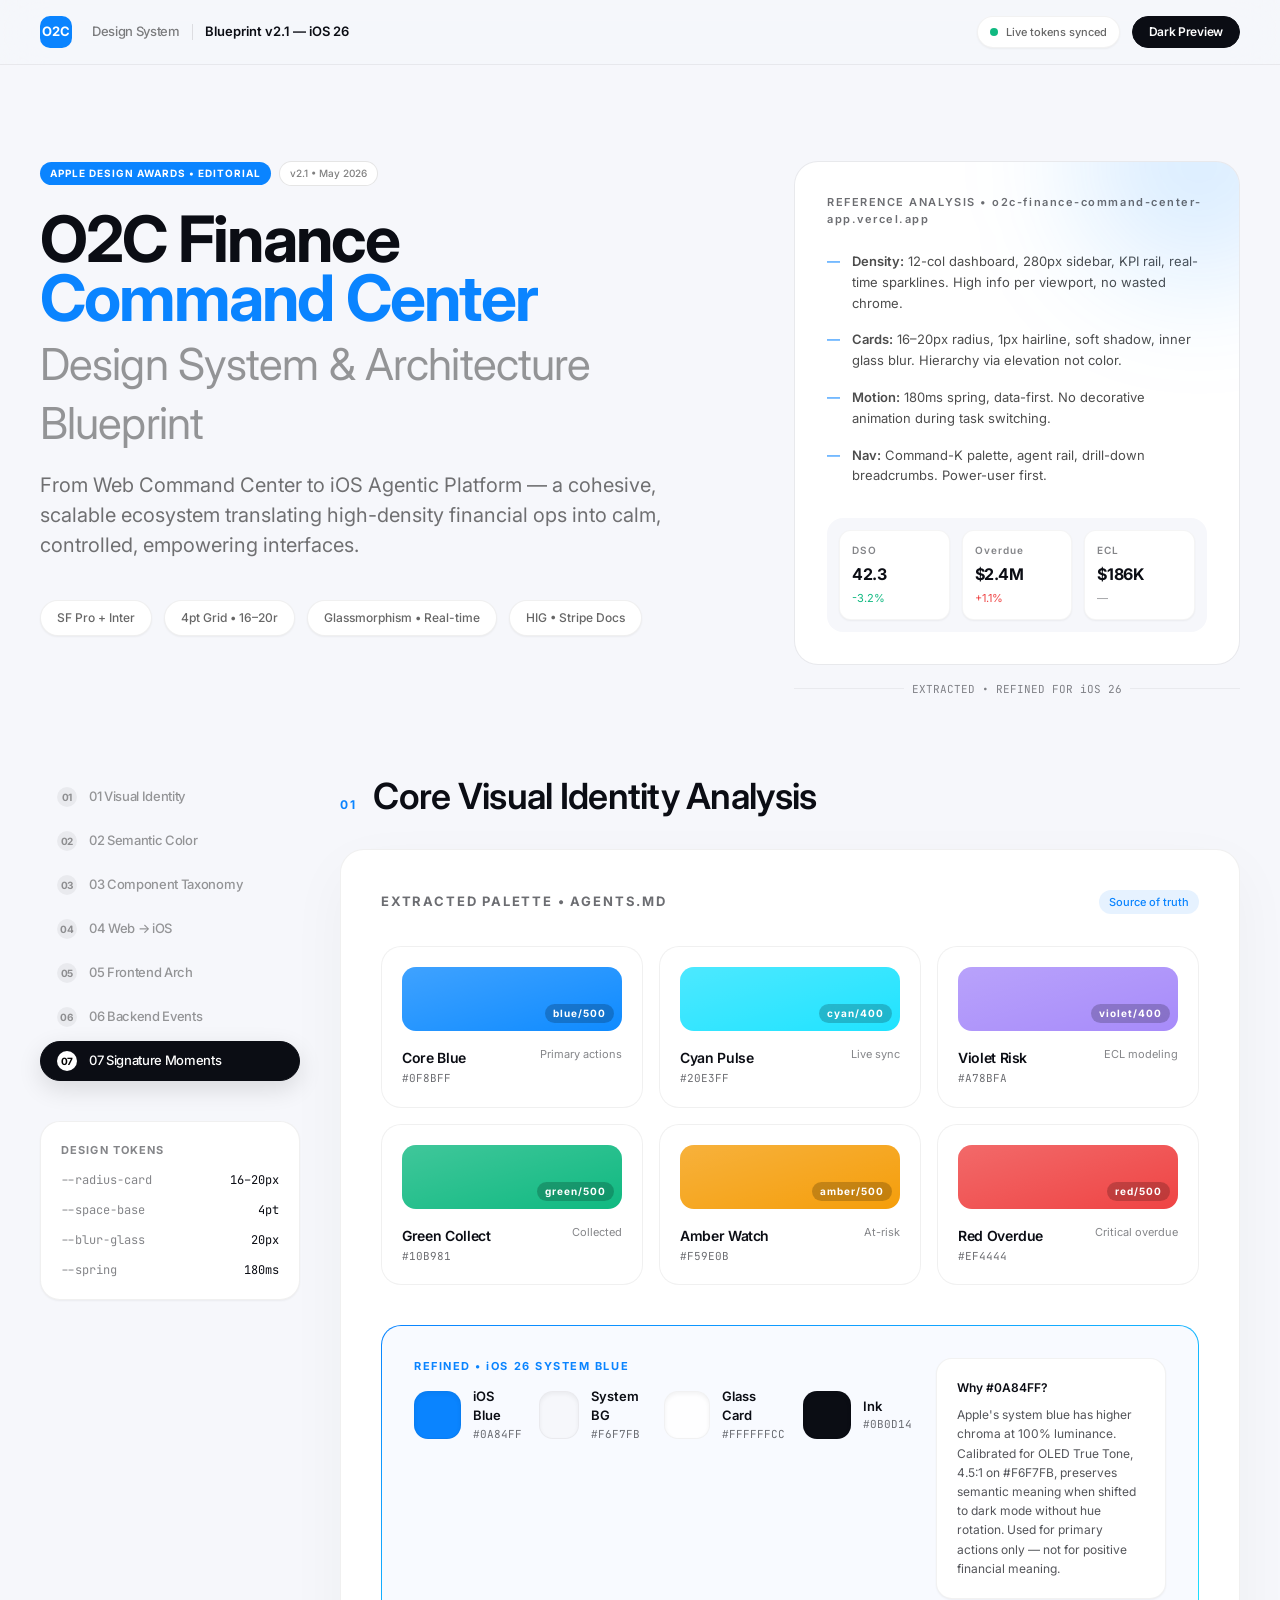
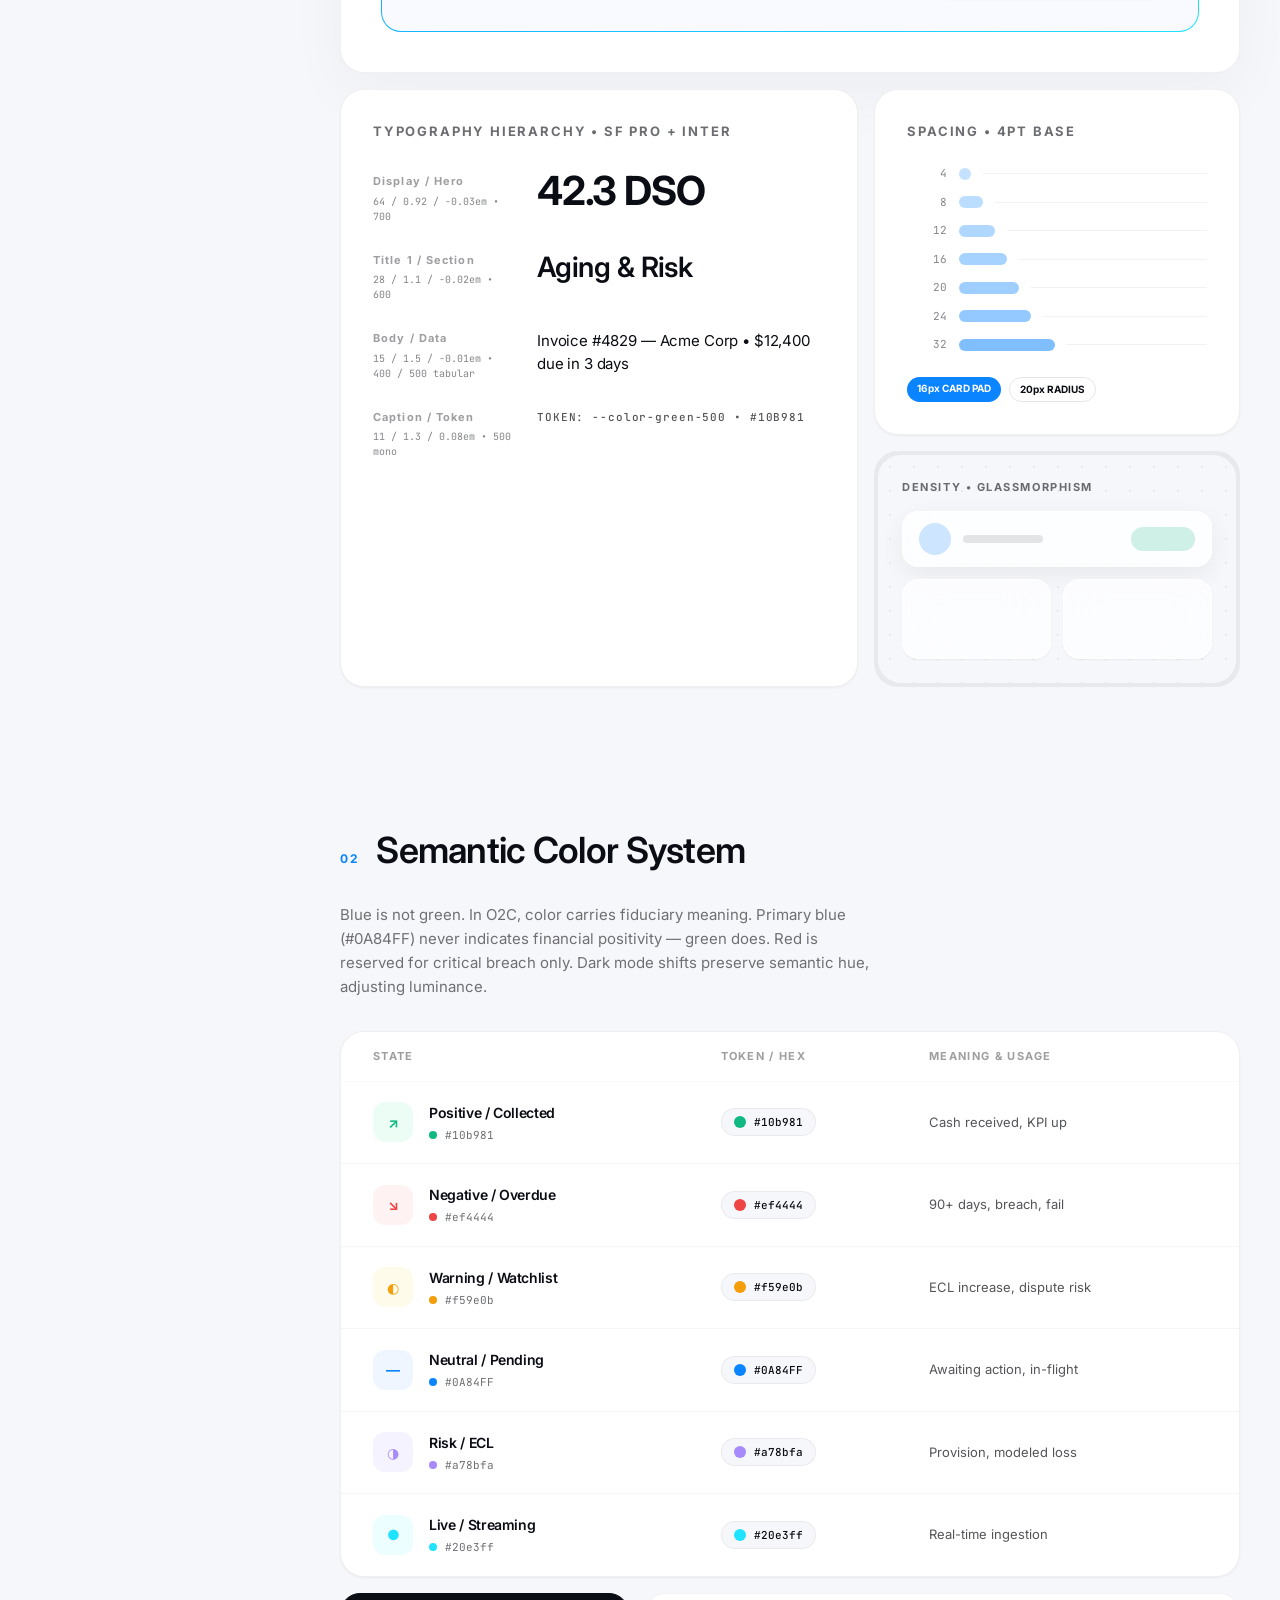
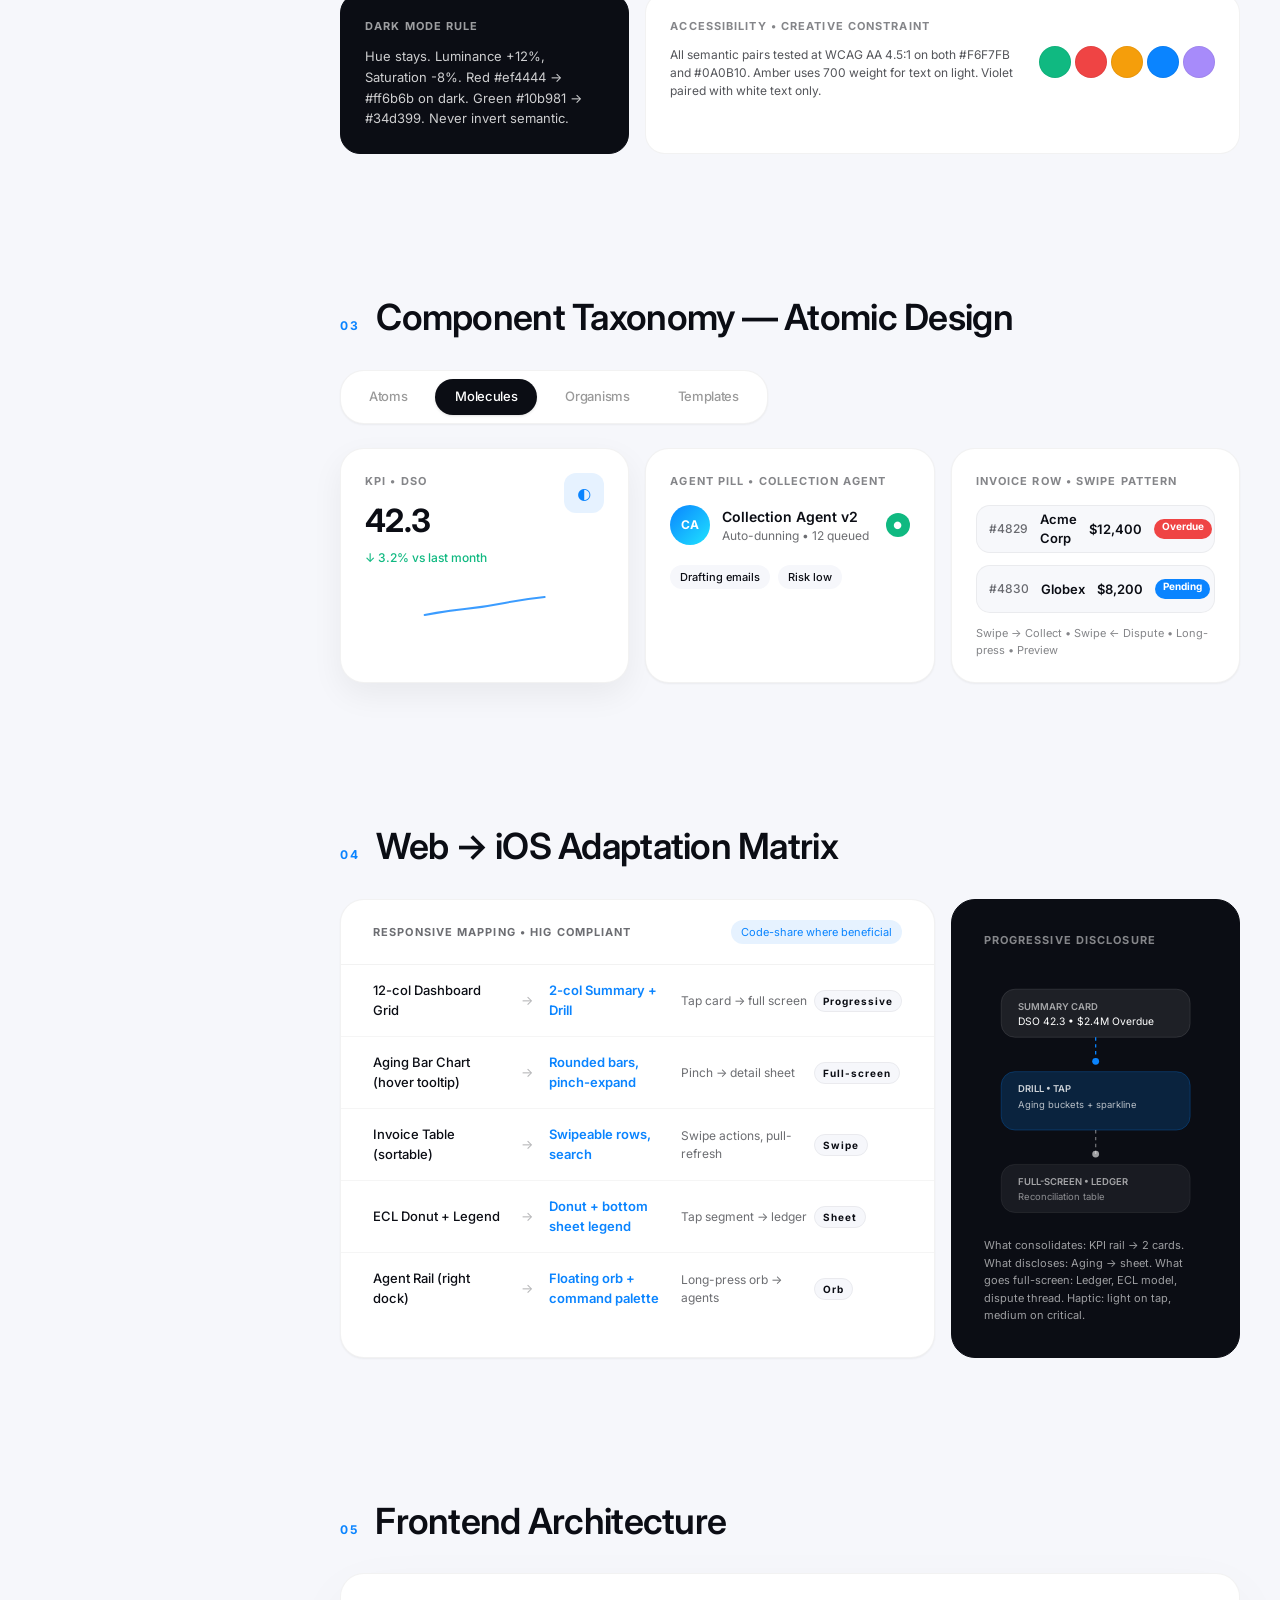
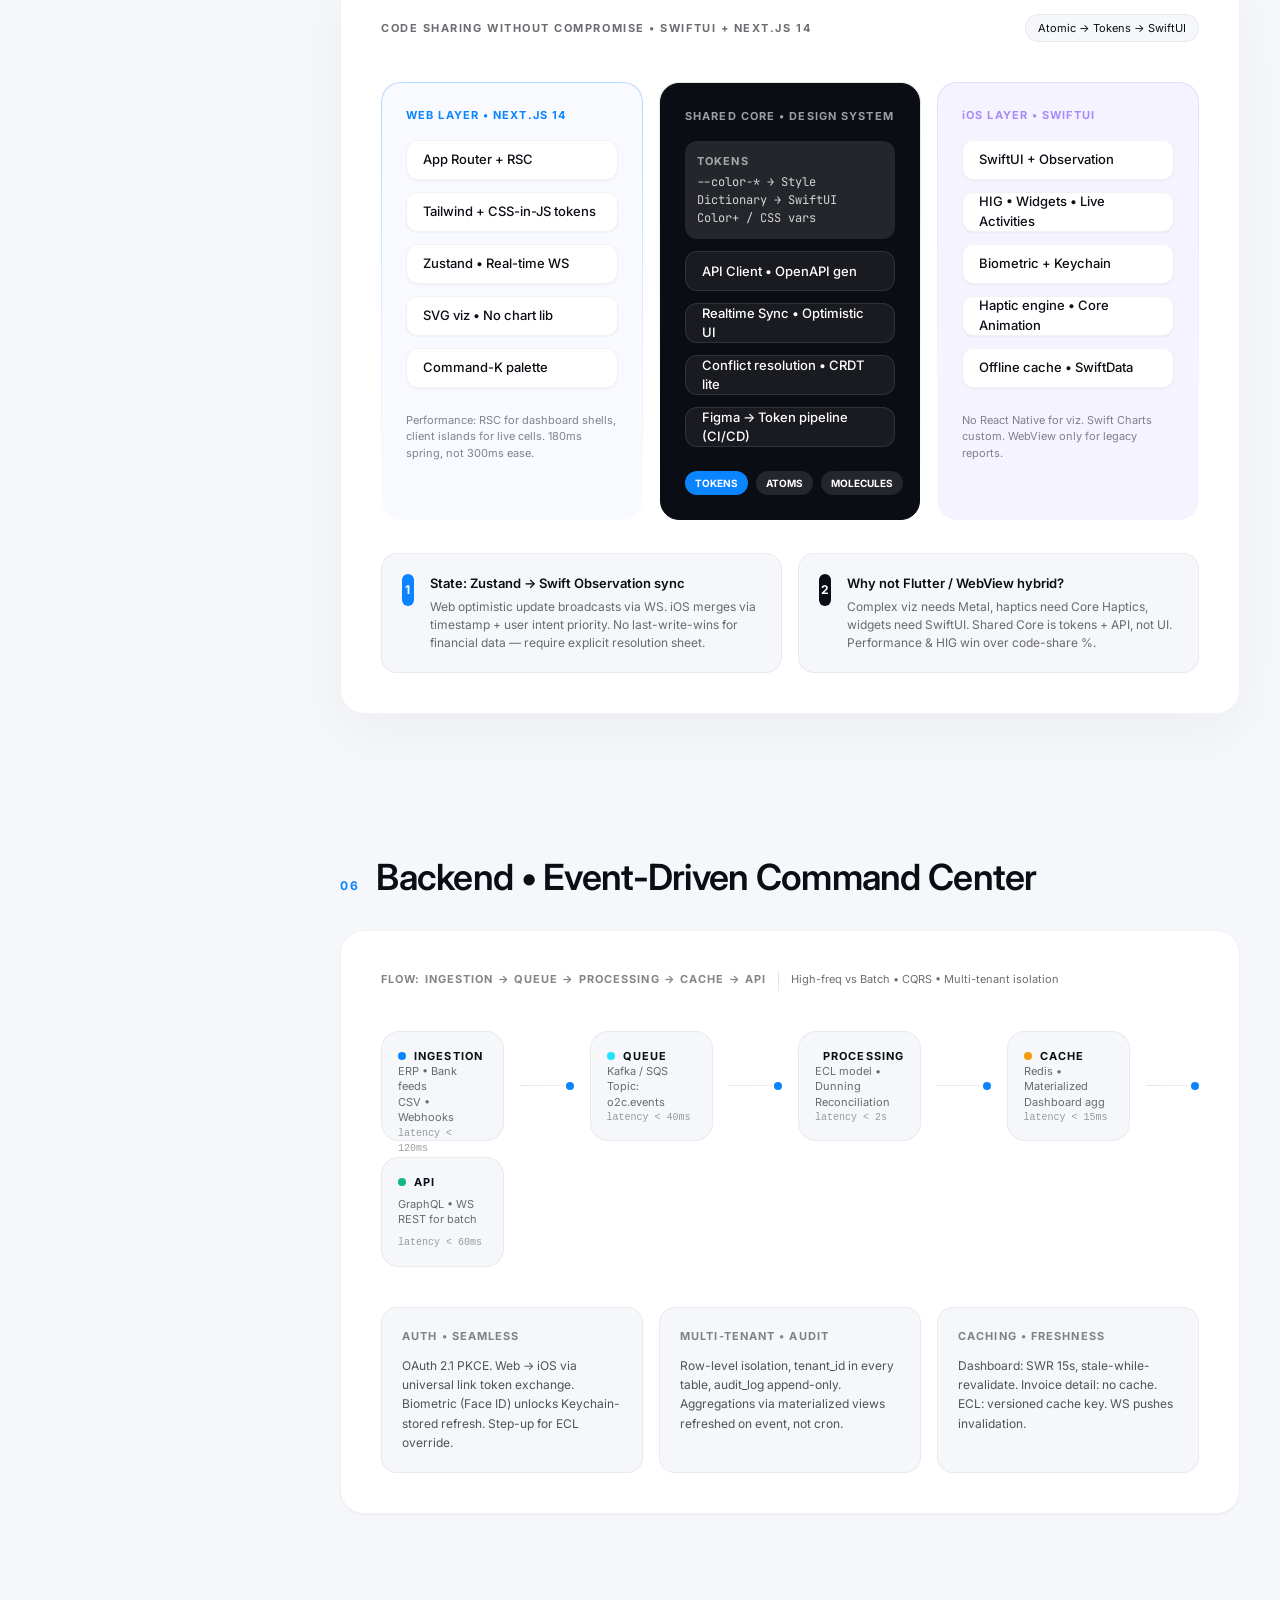
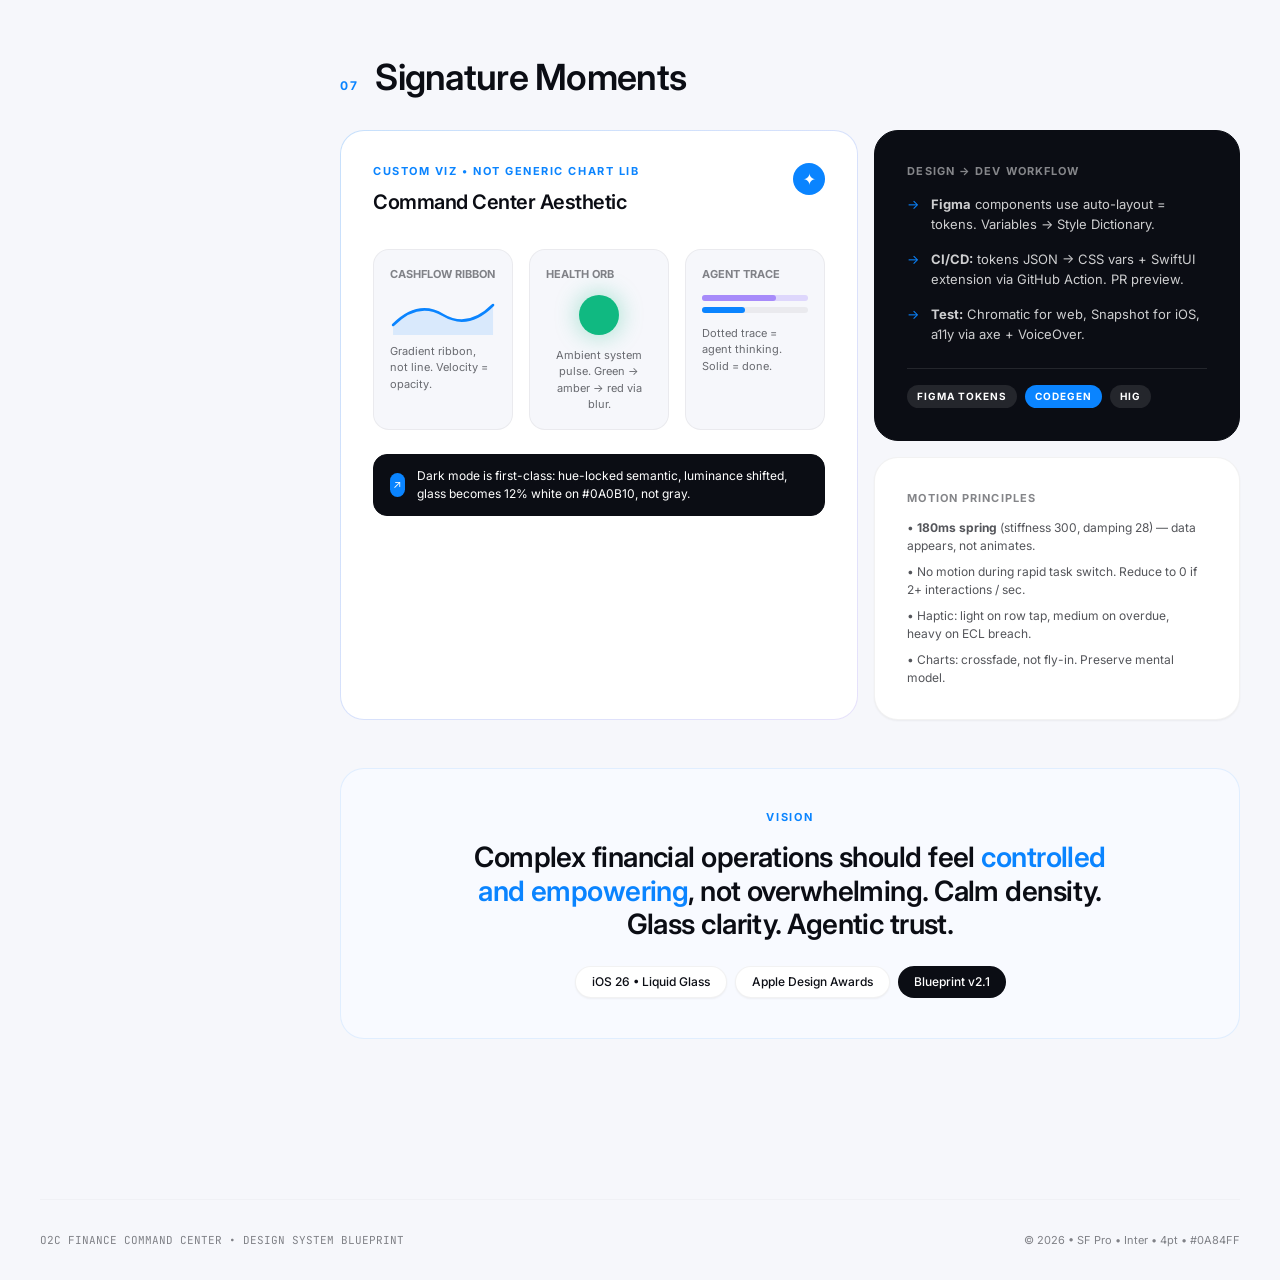
<file: attachments/o2c-design-system-blueprint.html>
<!DOCTYPE html>
<html lang="en">
<head><style>
@font-face {
  font-family: "Optimistic";
  font-style: normal;
  font-weight: 400 600;
  font-display: swap;
  src: url("/fonts/OptimisticAI_VF_Optimized.woff2") format("woff2");
}
@font-face {
  font-family: "Optimistic Mono";
  font-style: normal;
  font-weight: 400;
  font-display: swap;
  src: url("/fonts/OptimisticMono_W_TextRegular.woff2") format("woff2");
}
:where(html) {
  font-family: "Optimistic", system-ui, sans-serif;
}
:where(code, pre, kbd, samp) {
  font-family: "Optimistic Mono", ui-monospace, monospace;
}
</style>
  <meta charset="UTF-8">
  <meta name="viewport" content="width=device-width, initial-scale=1">
  <title>React Artifact</title>
  <style>*,:after,:before{--tw-border-spacing-x:0;--tw-border-spacing-y:0;--tw-translate-x:0;--tw-translate-y:0;--tw-rotate:0;--tw-skew-x:0;--tw-skew-y:0;--tw-scale-x:1;--tw-scale-y:1;--tw-pan-x: ;--tw-pan-y: ;--tw-pinch-zoom: ;--tw-scroll-snap-strictness:proximity;--tw-gradient-from-position: ;--tw-gradient-via-position: ;--tw-gradient-to-position: ;--tw-ordinal: ;--tw-slashed-zero: ;--tw-numeric-figure: ;--tw-numeric-spacing: ;--tw-numeric-fraction: ;--tw-ring-inset: ;--tw-ring-offset-width:0px;--tw-ring-offset-color:#fff;--tw-ring-color:rgba(59,130,246,.5);--tw-ring-offset-shadow:0 0 #0000;--tw-ring-shadow:0 0 #0000;--tw-shadow:0 0 #0000;--tw-shadow-colored:0 0 #0000;--tw-blur: ;--tw-brightness: ;--tw-contrast: ;--tw-grayscale: ;--tw-hue-rotate: ;--tw-invert: ;--tw-saturate: ;--tw-sepia: ;--tw-drop-shadow: ;--tw-backdrop-blur: ;--tw-backdrop-brightness: ;--tw-backdrop-contrast: ;--tw-backdrop-grayscale: ;--tw-backdrop-hue-rotate: ;--tw-backdrop-invert: ;--tw-backdrop-opacity: ;--tw-backdrop-saturate: ;--tw-backdrop-sepia: ;--tw-contain-size: ;--tw-contain-layout: ;--tw-contain-paint: ;--tw-contain-style: }::backdrop{--tw-border-spacing-x:0;--tw-border-spacing-y:0;--tw-translate-x:0;--tw-translate-y:0;--tw-rotate:0;--tw-skew-x:0;--tw-skew-y:0;--tw-scale-x:1;--tw-scale-y:1;--tw-pan-x: ;--tw-pan-y: ;--tw-pinch-zoom: ;--tw-scroll-snap-strictness:proximity;--tw-gradient-from-position: ;--tw-gradient-via-position: ;--tw-gradient-to-position: ;--tw-ordinal: ;--tw-slashed-zero: ;--tw-numeric-figure: ;--tw-numeric-spacing: ;--tw-numeric-fraction: ;--tw-ring-inset: ;--tw-ring-offset-width:0px;--tw-ring-offset-color:#fff;--tw-ring-color:rgba(59,130,246,.5);--tw-ring-offset-shadow:0 0 #0000;--tw-ring-shadow:0 0 #0000;--tw-shadow:0 0 #0000;--tw-shadow-colored:0 0 #0000;--tw-blur: ;--tw-brightness: ;--tw-contrast: ;--tw-grayscale: ;--tw-hue-rotate: ;--tw-invert: ;--tw-saturate: ;--tw-sepia: ;--tw-drop-shadow: ;--tw-backdrop-blur: ;--tw-backdrop-brightness: ;--tw-backdrop-contrast: ;--tw-backdrop-grayscale: ;--tw-backdrop-hue-rotate: ;--tw-backdrop-invert: ;--tw-backdrop-opacity: ;--tw-backdrop-saturate: ;--tw-backdrop-sepia: ;--tw-contain-size: ;--tw-contain-layout: ;--tw-contain-paint: ;--tw-contain-style: }/*! tailwindcss v3.4.18 | MIT License | https://tailwindcss.com*/*,:after,:before{box-sizing:border-box;border:0 solid #e5e7eb}:after,:before{--tw-content:""}:host,html{line-height:1.5;-webkit-text-size-adjust:100%;-moz-tab-size:4;-o-tab-size:4;tab-size:4;font-family:ui-sans-serif,system-ui,sans-serif,Apple Color Emoji,Segoe UI Emoji,Segoe UI Symbol,Noto Color Emoji;font-feature-settings:normal;font-variation-settings:normal;-webkit-tap-highlight-color:transparent}body{line-height:inherit}hr{height:0;color:inherit;border-top-width:1px}abbr:where([title]){-webkit-text-decoration:underline dotted;text-decoration:underline dotted}h1,h2,h3,h4,h5,h6{font-size:inherit;font-weight:inherit}a{color:inherit;text-decoration:inherit}b,strong{font-weight:bolder}code,kbd,pre,samp{font-family:ui-monospace,SFMono-Regular,Menlo,Monaco,Consolas,Liberation Mono,Courier New,monospace;font-feature-settings:normal;font-variation-settings:normal;font-size:1em}small{font-size:80%}sub,sup{font-size:75%;line-height:0;position:relative;vertical-align:baseline}sub{bottom:-.25em}sup{top:-.5em}table{text-indent:0;border-color:inherit;border-collapse:collapse}button,input,optgroup,select,textarea{font-family:inherit;font-feature-settings:inherit;font-variation-settings:inherit;font-size:100%;font-weight:inherit;line-height:inherit;letter-spacing:inherit;color:inherit;margin:0;padding:0}button,select{text-transform:none}button,input:where([type=button]),input:where([type=reset]),input:where([type=submit]){-webkit-appearance:button;background-color:transparent;background-image:none}:-moz-focusring{outline:auto}:-moz-ui-invalid{box-shadow:none}progress{vertical-align:baseline}::-webkit-inner-spin-button,::-webkit-outer-spin-button{height:auto}[type=search]{-webkit-appearance:textfield;outline-offset:-2px}::-webkit-search-decoration{-webkit-appearance:none}::-webkit-file-upload-button{-webkit-appearance:button;font:inherit}summary{display:list-item}blockquote,dd,dl,figure,h1,h2,h3,h4,h5,h6,hr,p,pre{margin:0}fieldset{margin:0}fieldset,legend{padding:0}menu,ol,ul{list-style:none;margin:0;padding:0}dialog{padding:0}textarea{resize:vertical}input::-moz-placeholder,textarea::-moz-placeholder{opacity:1;color:#9ca3af}input::placeholder,textarea::placeholder{opacity:1;color:#9ca3af}[role=button],button{cursor:pointer}:disabled{cursor:default}audio,canvas,embed,iframe,img,object,svg,video{display:block;vertical-align:middle}img,video{max-width:100%;height:auto}[hidden]:where(:not([hidden=until-found])){display:none}.absolute{position:absolute}.relative{position:relative}.sticky{position:sticky}.inset-0{inset:0}.bottom-2{bottom:.5rem}.right-0{right:0}.right-2{right:.5rem}.top-0{top:0}.top-1\/2{top:50%}.top-\[64px\]{top:64px}.top-\[88px\]{top:88px}.z-40{z-index:40}.z-50{z-index:50}.col-span-1{grid-column:span 1/span 1}.col-span-12{grid-column:span 12/span 12}.col-span-2{grid-column:span 2/span 2}.col-span-3{grid-column:span 3/span 3}.col-span-4{grid-column:span 4/span 4}.col-span-5{grid-column:span 5/span 5}.col-span-8{grid-column:span 8/span 8}.col-span-9{grid-column:span 9/span 9}.-mx-6{margin-left:-1.5rem;margin-right:-1.5rem}.mx-auto{margin-left:auto;margin-right:auto}.mb-10{margin-bottom:2.5rem}.mb-2{margin-bottom:.5rem}.mb-3{margin-bottom:.75rem}.mb-4{margin-bottom:1rem}.mb-6{margin-bottom:1.5rem}.mb-8{margin-bottom:2rem}.ml-auto{margin-left:auto}.mt-0\.5{margin-top:.125rem}.mt-1{margin-top:.25rem}.mt-10{margin-top:2.5rem}.mt-12{margin-top:3rem}.mt-2{margin-top:.5rem}.mt-3{margin-top:.75rem}.mt-4{margin-top:1rem}.mt-5{margin-top:1.25rem}.mt-6{margin-top:1.5rem}.mt-8{margin-top:2rem}.block{display:block}.flex{display:flex}.inline-flex{display:inline-flex}.table{display:table}.grid{display:grid}.hidden{display:none}.h-1\.5{height:.375rem}.h-10{height:2.5rem}.h-12{height:3rem}.h-14{height:3.5rem}.h-2{height:.5rem}.h-20{height:5rem}.h-3{height:.75rem}.h-4{height:1rem}.h-5{height:1.25rem}.h-6{height:1.5rem}.h-7{height:1.75rem}.h-8{height:2rem}.h-9{height:2.25rem}.h-\[110px\]{height:110px}.h-\[120px\]{height:120px}.h-\[20px\]{height:20px}.h-\[220px\]{height:220px}.h-\[240px\]{height:240px}.h-\[64px\]{height:64px}.h-\[72px\]{height:72px}.h-full{height:100%}.h-px{height:1px}.min-h-screen{min-height:100vh}.w-1\.5{width:.375rem}.w-10{width:2.5rem}.w-12{width:3rem}.w-16{width:4rem}.w-2{width:.5rem}.w-20{width:5rem}.w-3{width:.75rem}.w-6{width:1.5rem}.w-8{width:2rem}.w-\[120px\]{width:120px}.w-\[140px\]{width:140px}.w-\[20px\]{width:20px}.w-\[240px\]{width:240px}.w-\[40\%\]{width:40%}.w-\[70\%\]{width:70%}.w-fit{width:-moz-fit-content;width:fit-content}.w-full{width:100%}.w-px{width:1px}.max-w-\[1440px\]{max-width:1440px}.max-w-\[38ch\]{max-width:38ch}.max-w-\[52ch\]{max-width:52ch}.max-w-\[60ch\]{max-width:60ch}.max-w-\[90px\]{max-width:90px}.flex-1{flex:1 1 0%}.shrink-0{flex-shrink:0}.-translate-y-1\/2{--tw-translate-y:-50%}.-translate-y-1\/2,.translate-x-1\/3{transform:translate(var(--tw-translate-x),var(--tw-translate-y)) rotate(var(--tw-rotate)) skewX(var(--tw-skew-x)) skewY(var(--tw-skew-y)) scaleX(var(--tw-scale-x)) scaleY(var(--tw-scale-y))}.translate-x-1\/3{--tw-translate-x:33.333333%}.-rotate-90{--tw-rotate:-90deg}.-rotate-90,.transform{transform:translate(var(--tw-translate-x),var(--tw-translate-y)) rotate(var(--tw-rotate)) skewX(var(--tw-skew-x)) skewY(var(--tw-skew-y)) scaleX(var(--tw-scale-x)) scaleY(var(--tw-scale-y))}@keyframes pulse{50%{opacity:.5}}.animate-pulse{animation:pulse 2s cubic-bezier(.4,0,.6,1) infinite}.scroll-mt-24{scroll-margin-top:6rem}.grid-cols-1{grid-template-columns:repeat(1,minmax(0,1fr))}.grid-cols-12{grid-template-columns:repeat(12,minmax(0,1fr))}.grid-cols-2{grid-template-columns:repeat(2,minmax(0,1fr))}.grid-cols-3{grid-template-columns:repeat(3,minmax(0,1fr))}.flex-col{flex-direction:column}.flex-wrap{flex-wrap:wrap}.items-start{align-items:flex-start}.items-center{align-items:center}.items-baseline{align-items:baseline}.items-stretch{align-items:stretch}.justify-center{justify-content:center}.justify-between{justify-content:space-between}.gap-0{gap:0}.gap-1{gap:.25rem}.gap-1\.5{gap:.375rem}.gap-2{gap:.5rem}.gap-3{gap:.75rem}.gap-4{gap:1rem}.gap-5{gap:1.25rem}.gap-6{gap:1.5rem}.gap-8{gap:2rem}.space-y-1>:not([hidden])~:not([hidden]){--tw-space-y-reverse:0;margin-top:calc(.25rem*(1 - var(--tw-space-y-reverse)));margin-bottom:calc(.25rem*var(--tw-space-y-reverse))}.space-y-1\.5>:not([hidden])~:not([hidden]){--tw-space-y-reverse:0;margin-top:calc(.375rem*(1 - var(--tw-space-y-reverse)));margin-bottom:calc(.375rem*var(--tw-space-y-reverse))}.space-y-2>:not([hidden])~:not([hidden]){--tw-space-y-reverse:0;margin-top:calc(.5rem*(1 - var(--tw-space-y-reverse)));margin-bottom:calc(.5rem*var(--tw-space-y-reverse))}.space-y-24>:not([hidden])~:not([hidden]){--tw-space-y-reverse:0;margin-top:calc(6rem*(1 - var(--tw-space-y-reverse)));margin-bottom:calc(6rem*var(--tw-space-y-reverse))}.space-y-3>:not([hidden])~:not([hidden]){--tw-space-y-reverse:0;margin-top:calc(.75rem*(1 - var(--tw-space-y-reverse)));margin-bottom:calc(.75rem*var(--tw-space-y-reverse))}.space-y-4>:not([hidden])~:not([hidden]){--tw-space-y-reverse:0;margin-top:calc(1rem*(1 - var(--tw-space-y-reverse)));margin-bottom:calc(1rem*var(--tw-space-y-reverse))}.space-y-7>:not([hidden])~:not([hidden]){--tw-space-y-reverse:0;margin-top:calc(1.75rem*(1 - var(--tw-space-y-reverse)));margin-bottom:calc(1.75rem*var(--tw-space-y-reverse))}.divide-y>:not([hidden])~:not([hidden]){--tw-divide-y-reverse:0;border-top-width:calc(1px*(1 - var(--tw-divide-y-reverse)));border-bottom-width:calc(1px*var(--tw-divide-y-reverse))}.divide-black\/\[0\.04\]>:not([hidden])~:not([hidden]){border-color:rgba(0,0,0,.04)}.overflow-hidden{overflow:hidden}.overflow-x-auto{overflow-x:auto}.whitespace-nowrap{white-space:nowrap}.whitespace-pre-line{white-space:pre-line}.rounded{border-radius:.25rem}.rounded-\[10px\]{border-radius:10px}.rounded-\[12px\]{border-radius:12px}.rounded-\[14px\]{border-radius:14px}.rounded-\[16px\]{border-radius:16px}.rounded-\[18px\]{border-radius:18px}.rounded-\[19px\]{border-radius:19px}.rounded-\[20px\]{border-radius:20px}.rounded-\[23px\]{border-radius:23px}.rounded-\[24px\]{border-radius:24px}.rounded-full{border-radius:9999px}.border{border-width:1px}.border-2{border-width:2px}.border-b{border-bottom-width:1px}.border-t{border-top-width:1px}.border-dashed{border-style:dashed}.border-\[\#0A84FF\]\/10{border-color:rgba(10,132,255,.1)}.border-\[\#0A84FF\]\/20{border-color:rgba(10,132,255,.2)}.border-\[\#0B0D14\]{--tw-border-opacity:1;border-color:rgb(11 13 20/var(--tw-border-opacity,1))}.border-black\/10{border-color:rgba(0,0,0,.1)}.border-black\/5{border-color:rgba(0,0,0,.05)}.border-black\/\[0\.04\]{border-color:rgba(0,0,0,.04)}.border-black\/\[0\.06\]{border-color:rgba(0,0,0,.06)}.border-transparent{border-color:transparent}.border-white{--tw-border-opacity:1;border-color:rgb(255 255 255/var(--tw-border-opacity,1))}.border-white\/10{border-color:hsla(0,0%,100%,.1)}.border-white\/\[0\.06\]{border-color:hsla(0,0%,100%,.06)}.bg-\[\#00000010\]{background-color:#00000010}.bg-\[\#0A0B10\]{--tw-bg-opacity:1;background-color:rgb(10 11 16/var(--tw-bg-opacity,1))}.bg-\[\#0A0B10\]\/80{background-color:rgba(10,11,16,.8)}.bg-\[\#0A84FF\]{--tw-bg-opacity:1;background-color:rgb(10 132 255/var(--tw-bg-opacity,1))}.bg-\[\#0A84FF\]\/10{background-color:rgba(10,132,255,.1)}.bg-\[\#0A84FF\]\/15{background-color:rgba(10,132,255,.15)}.bg-\[\#0A84FF\]\/20{background-color:rgba(10,132,255,.2)}.bg-\[\#0B0D14\]{--tw-bg-opacity:1;background-color:rgb(11 13 20/var(--tw-bg-opacity,1))}.bg-\[\#0F1016\]{--tw-bg-opacity:1;background-color:rgb(15 16 22/var(--tw-bg-opacity,1))}.bg-\[\#10b981\]{--tw-bg-opacity:1;background-color:rgb(16 185 129/var(--tw-bg-opacity,1))}.bg-\[\#10b981\]\/20{background-color:rgba(16,185,129,.2)}.bg-\[\#12131A\]{--tw-bg-opacity:1;background-color:rgb(18 19 26/var(--tw-bg-opacity,1))}.bg-\[\#1A1C24\]{--tw-bg-opacity:1;background-color:rgb(26 28 36/var(--tw-bg-opacity,1))}.bg-\[\#ECFDF5\]{--tw-bg-opacity:1;background-color:rgb(236 253 245/var(--tw-bg-opacity,1))}.bg-\[\#EFF6FF\]{--tw-bg-opacity:1;background-color:rgb(239 246 255/var(--tw-bg-opacity,1))}.bg-\[\#F5F3FF\]{--tw-bg-opacity:1;background-color:rgb(245 243 255/var(--tw-bg-opacity,1))}.bg-\[\#F6F7FB\]{--tw-bg-opacity:1;background-color:rgb(246 247 251/var(--tw-bg-opacity,1))}.bg-\[\#F6F7FB\]\/80{background-color:rgba(246,247,251,.8)}.bg-\[\#F8FAFF\]{--tw-bg-opacity:1;background-color:rgb(248 250 255/var(--tw-bg-opacity,1))}.bg-\[\#FEF2F2\]{--tw-bg-opacity:1;background-color:rgb(254 242 242/var(--tw-bg-opacity,1))}.bg-\[\#a78bfa\]{--tw-bg-opacity:1;background-color:rgb(167 139 250/var(--tw-bg-opacity,1))}.bg-\[\#a78bfa\]\/30{background-color:rgba(167,139,250,.3)}.bg-\[\#ef4444\]{--tw-bg-opacity:1;background-color:rgb(239 68 68/var(--tw-bg-opacity,1))}.bg-black\/10{background-color:rgba(0,0,0,.1)}.bg-black\/20{background-color:rgba(0,0,0,.2)}.bg-black\/5{background-color:rgba(0,0,0,.05)}.bg-black\/\[0\.06\]{background-color:rgba(0,0,0,.06)}.bg-white{--tw-bg-opacity:1;background-color:rgb(255 255 255/var(--tw-bg-opacity,1))}.bg-white\/10{background-color:hsla(0,0%,100%,.1)}.bg-white\/5{background-color:hsla(0,0%,100%,.05)}.bg-white\/70{background-color:hsla(0,0%,100%,.7)}.bg-white\/80{background-color:hsla(0,0%,100%,.8)}.bg-white\/\[0\.03\]{background-color:hsla(0,0%,100%,.03)}.bg-white\/\[0\.04\]{background-color:hsla(0,0%,100%,.04)}.bg-white\/\[0\.06\]{background-color:hsla(0,0%,100%,.06)}.bg-gradient-to-b{background-image:linear-gradient(to bottom,var(--tw-gradient-stops))}.bg-gradient-to-br{background-image:linear-gradient(to bottom right,var(--tw-gradient-stops))}.bg-gradient-to-r{background-image:linear-gradient(to right,var(--tw-gradient-stops))}.from-\[\#0A84FF\]{--tw-gradient-from:#0a84ff var(--tw-gradient-from-position);--tw-gradient-to:rgba(10,132,255,0) var(--tw-gradient-to-position);--tw-gradient-stops:var(--tw-gradient-from),var(--tw-gradient-to)}.from-\[\#0A84FF\]\/20{--tw-gradient-from:rgba(10,132,255,.2) var(--tw-gradient-from-position);--tw-gradient-to:rgba(10,132,255,0) var(--tw-gradient-to-position);--tw-gradient-stops:var(--tw-gradient-from),var(--tw-gradient-to)}.from-\[\#0A84FF\]\/30{--tw-gradient-from:rgba(10,132,255,.3) var(--tw-gradient-from-position);--tw-gradient-to:rgba(10,132,255,0) var(--tw-gradient-to-position);--tw-gradient-stops:var(--tw-gradient-from),var(--tw-gradient-to)}.from-\[\#a78bfa\]\/30{--tw-gradient-from:rgba(167,139,250,.3) var(--tw-gradient-from-position);--tw-gradient-to:rgba(167,139,250,0) var(--tw-gradient-to-position);--tw-gradient-stops:var(--tw-gradient-from),var(--tw-gradient-to)}.from-black\/10{--tw-gradient-from:rgba(0,0,0,.1) var(--tw-gradient-from-position);--tw-gradient-to:transparent var(--tw-gradient-to-position);--tw-gradient-stops:var(--tw-gradient-from),var(--tw-gradient-to)}.from-white\/20{--tw-gradient-from:hsla(0,0%,100%,.2) var(--tw-gradient-from-position);--tw-gradient-to:hsla(0,0%,100%,0) var(--tw-gradient-to-position);--tw-gradient-stops:var(--tw-gradient-from),var(--tw-gradient-to)}.to-\[\#20e3ff\]{--tw-gradient-to:#20e3ff var(--tw-gradient-to-position)}.to-\[\#a78bfa\]\/20{--tw-gradient-to:rgba(167,139,250,.2) var(--tw-gradient-to-position)}.to-black\/5{--tw-gradient-to:rgba(0,0,0,.05) var(--tw-gradient-to-position)}.to-transparent{--tw-gradient-to:transparent var(--tw-gradient-to-position)}.p-1{padding:.25rem}.p-2{padding:.5rem}.p-3{padding:.75rem}.p-4{padding:1rem}.p-5{padding:1.25rem}.p-6{padding:1.5rem}.p-8{padding:2rem}.p-\[1px\]{padding:1px}.px-2{padding-left:.5rem;padding-right:.5rem}.px-2\.5{padding-left:.625rem;padding-right:.625rem}.px-3{padding-left:.75rem;padding-right:.75rem}.px-4{padding-left:1rem;padding-right:1rem}.px-5{padding-left:1.25rem;padding-right:1.25rem}.px-6{padding-left:1.5rem;padding-right:1.5rem}.px-8{padding-left:2rem;padding-right:2rem}.py-0\.5{padding-top:.125rem;padding-bottom:.125rem}.py-1{padding-top:.25rem;padding-bottom:.25rem}.py-2{padding-top:.5rem;padding-bottom:.5rem}.py-3{padding-top:.75rem;padding-bottom:.75rem}.py-4{padding-top:1rem;padding-bottom:1rem}.py-5{padding-top:1.25rem;padding-bottom:1.25rem}.py-8{padding-top:2rem;padding-bottom:2rem}.pb-12{padding-bottom:3rem}.pb-32{padding-bottom:8rem}.pr-10{padding-right:2.5rem}.pt-16{padding-top:4rem}.text-center{text-align:center}.text-right{text-align:right}.font-mono{font-family:ui-monospace,SFMono-Regular,Menlo,Monaco,Consolas,Liberation Mono,Courier New,monospace}.text-\[10px\]{font-size:10px}.text-\[11px\]{font-size:11px}.text-\[12px\]{font-size:12px}.text-\[13px\]{font-size:13px}.text-\[14px\]{font-size:14px}.text-\[15px\]{font-size:15px}.text-\[16px\]{font-size:16px}.text-\[18px\]{font-size:18px}.text-\[20px\]{font-size:20px}.text-\[22px\]{font-size:22px}.text-\[28px\]{font-size:28px}.text-\[32px\]{font-size:32px}.text-\[40px\]{font-size:40px}.font-\[400\]{font-weight:400}.font-\[700\],.font-bold{font-weight:700}.font-medium{font-weight:500}.font-semibold{font-weight:600}.capitalize{text-transform:capitalize}.leading-\[0\.92\]{line-height:.92}.leading-\[0\.9\]{line-height:.9}.leading-\[1\.1\]{line-height:1.1}.leading-\[1\.2\]{line-height:1.2}.leading-\[1\.3\]{line-height:1.3}.leading-\[1\.4\]{line-height:1.4}.leading-\[1\.5\]{line-height:1.5}.leading-\[1\.6\]{line-height:1.6}.tracking-\[-0\.01em\]{letter-spacing:-.01em}.tracking-\[-0\.02em\]{letter-spacing:-.02em}.tracking-\[-0\.03em\]{letter-spacing:-.03em}.tracking-\[0\.08em\]{letter-spacing:.08em}.tracking-\[0\.12em\]{letter-spacing:.12em}.tracking-\[0\.14em\]{letter-spacing:.14em}.tracking-\[0\.18em\]{letter-spacing:.18em}.tracking-tight{letter-spacing:-.025em}.tracking-widest{letter-spacing:.1em}.text-\[\#0A84FF\]{--tw-text-opacity:1;color:rgb(10 132 255/var(--tw-text-opacity,1))}.text-\[\#0B0D14\]{--tw-text-opacity:1;color:rgb(11 13 20/var(--tw-text-opacity,1))}.text-\[\#10b981\]{--tw-text-opacity:1;color:rgb(16 185 129/var(--tw-text-opacity,1))}.text-\[\#a78bfa\]{--tw-text-opacity:1;color:rgb(167 139 250/var(--tw-text-opacity,1))}.text-\[\#ef4444\]{--tw-text-opacity:1;color:rgb(239 68 68/var(--tw-text-opacity,1))}.text-black{--tw-text-opacity:1;color:rgb(0 0 0/var(--tw-text-opacity,1))}.text-black\/40{color:rgba(0,0,0,.4)}.text-black\/50{color:rgba(0,0,0,.5)}.text-black\/55{color:rgba(0,0,0,.55)}.text-black\/60{color:rgba(0,0,0,.6)}.text-black\/70{color:rgba(0,0,0,.7)}.text-white{--tw-text-opacity:1;color:rgb(255 255 255/var(--tw-text-opacity,1))}.text-white\/50{color:hsla(0,0%,100%,.5)}.text-white\/60{color:hsla(0,0%,100%,.6)}.text-white\/70{color:hsla(0,0%,100%,.7)}.antialiased{-webkit-font-smoothing:antialiased;-moz-osx-font-smoothing:grayscale}.opacity-30{opacity:.3}.opacity-40{opacity:.4}.opacity-50{opacity:.5}.opacity-60{opacity:.6}.opacity-70{opacity:.7}.opacity-80{opacity:.8}.shadow{--tw-shadow:0 1px 3px 0 rgba(0,0,0,.1),0 1px 2px -1px rgba(0,0,0,.1);--tw-shadow-colored:0 1px 3px 0 var(--tw-shadow-color),0 1px 2px -1px var(--tw-shadow-color)}.shadow,.shadow-\[0_0_24px_\#10b98166\]{box-shadow:var(--tw-ring-offset-shadow,0 0 #0000),var(--tw-ring-shadow,0 0 #0000),var(--tw-shadow)}.shadow-\[0_0_24px_\#10b98166\]{--tw-shadow:0 0 24px #10b98166;--tw-shadow-colored:0 0 24px var(--tw-shadow-color)}.shadow-\[0_12px_32px_rgba\(0\2c 0\2c 0\2c 0\.06\)\]{--tw-shadow:0 12px 32px rgba(0,0,0,.06);--tw-shadow-colored:0 12px 32px var(--tw-shadow-color);box-shadow:var(--tw-ring-offset-shadow,0 0 #0000),var(--tw-ring-shadow,0 0 #0000),var(--tw-shadow)}.shadow-\[0_20px_60px_rgba\(0\2c 0\2c 0\2c 0\.04\)\]{--tw-shadow:0 20px 60px rgba(0,0,0,.04);--tw-shadow-colored:0 20px 60px var(--tw-shadow-color);box-shadow:var(--tw-ring-offset-shadow,0 0 #0000),var(--tw-ring-shadow,0 0 #0000),var(--tw-shadow)}.shadow-\[0_8px_24px_rgba\(0\2c 0\2c 0\2c 0\.06\)\]{--tw-shadow:0 8px 24px rgba(0,0,0,.06);--tw-shadow-colored:0 8px 24px var(--tw-shadow-color);box-shadow:var(--tw-ring-offset-shadow,0 0 #0000),var(--tw-ring-shadow,0 0 #0000),var(--tw-shadow)}.shadow-\[0_8px_24px_rgba\(0\2c 0\2c 0\2c 0\.12\)\]{--tw-shadow:0 8px 24px rgba(0,0,0,.12);--tw-shadow-colored:0 8px 24px var(--tw-shadow-color)}.shadow-\[0_8px_24px_rgba\(0\2c 0\2c 0\2c 0\.12\)\],.shadow-inner{box-shadow:var(--tw-ring-offset-shadow,0 0 #0000),var(--tw-ring-shadow,0 0 #0000),var(--tw-shadow)}.shadow-inner{--tw-shadow:inset 0 2px 4px 0 rgba(0,0,0,.05);--tw-shadow-colored:inset 0 2px 4px 0 var(--tw-shadow-color)}.shadow-sm{--tw-shadow:0 1px 2px 0 rgba(0,0,0,.05);--tw-shadow-colored:0 1px 2px 0 var(--tw-shadow-color);box-shadow:var(--tw-ring-offset-shadow,0 0 #0000),var(--tw-ring-shadow,0 0 #0000),var(--tw-shadow)}.blur{--tw-blur:blur(8px)}.blur,.blur-\[60px\]{filter:var(--tw-blur) var(--tw-brightness) var(--tw-contrast) var(--tw-grayscale) var(--tw-hue-rotate) var(--tw-invert) var(--tw-saturate) var(--tw-sepia) var(--tw-drop-shadow)}.blur-\[60px\]{--tw-blur:blur(60px)}.invert{--tw-invert:invert(100%);filter:var(--tw-blur) var(--tw-brightness) var(--tw-contrast) var(--tw-grayscale) var(--tw-hue-rotate) var(--tw-invert) var(--tw-saturate) var(--tw-sepia) var(--tw-drop-shadow)}.backdrop-blur{--tw-backdrop-blur:blur(8px)}.backdrop-blur,.backdrop-filter{backdrop-filter:var(--tw-backdrop-blur) var(--tw-backdrop-brightness) var(--tw-backdrop-contrast) var(--tw-backdrop-grayscale) var(--tw-backdrop-hue-rotate) var(--tw-backdrop-invert) var(--tw-backdrop-opacity) var(--tw-backdrop-saturate) var(--tw-backdrop-sepia)}.transition-all{transition-property:all;transition-timing-function:cubic-bezier(.4,0,.2,1);transition-duration:.15s}.transition-colors{transition-property:color,background-color,border-color,text-decoration-color,fill,stroke;transition-timing-function:cubic-bezier(.4,0,.2,1);transition-duration:.15s}.transition-transform{transition-property:transform;transition-timing-function:cubic-bezier(.4,0,.2,1);transition-duration:.15s}#root,body,html{min-height:100%}body{margin:0;font-family:Inter,ui-sans-serif,system-ui,-apple-system,BlinkMacSystemFont,Segoe UI,sans-serif}[role=button]:not([aria-disabled=true]),button:not(:disabled),label[for],select:not(:disabled),summary{cursor:pointer}.selection\:bg-\[\#0A84FF\]\/20 ::-moz-selection{background-color:rgba(10,132,255,.2)}.selection\:bg-\[\#0A84FF\]\/20 ::selection{background-color:rgba(10,132,255,.2)}.selection\:bg-\[\#0A84FF\]\/20::-moz-selection{background-color:rgba(10,132,255,.2)}.selection\:bg-\[\#0A84FF\]\/20::selection{background-color:rgba(10,132,255,.2)}.last\:border-0:last-child{border-width:0}.hover\:scale-\[1\.01\]:hover{--tw-scale-x:1.01;--tw-scale-y:1.01;transform:translate(var(--tw-translate-x),var(--tw-translate-y)) rotate(var(--tw-rotate)) skewX(var(--tw-skew-x)) skewY(var(--tw-skew-y)) scaleX(var(--tw-scale-x)) scaleY(var(--tw-scale-y))}.hover\:border-black\/5:hover{border-color:rgba(0,0,0,.05)}.hover\:bg-\[\#F6F7FB\]\/60:hover{background-color:rgba(246,247,251,.6)}.hover\:bg-white:hover{--tw-bg-opacity:1;background-color:rgb(255 255 255/var(--tw-bg-opacity,1))}.hover\:bg-white\/10:hover{background-color:hsla(0,0%,100%,.1)}.hover\:bg-white\/\[0\.03\]:hover{background-color:hsla(0,0%,100%,.03)}.hover\:text-black:hover{--tw-text-opacity:1;color:rgb(0 0 0/var(--tw-text-opacity,1))}.hover\:text-white:hover{--tw-text-opacity:1;color:rgb(255 255 255/var(--tw-text-opacity,1))}.hover\:opacity-90:hover{opacity:.9}.hover\:shadow-sm:hover{--tw-shadow:0 1px 2px 0 rgba(0,0,0,.05);--tw-shadow-colored:0 1px 2px 0 var(--tw-shadow-color);box-shadow:var(--tw-ring-offset-shadow,0 0 #0000),var(--tw-ring-shadow,0 0 #0000),var(--tw-shadow)}@media (min-width:768px){.md\:col-span-2{grid-column:span 2/span 2}.md\:col-span-4{grid-column:span 4/span 4}.md\:col-span-5{grid-column:span 5/span 5}.md\:col-span-6{grid-column:span 6/span 6}.md\:col-span-7{grid-column:span 7/span 7}.md\:col-span-8{grid-column:span 8/span 8}.md\:block{display:block}.md\:flex{display:flex}.md\:hidden{display:none}.md\:grid-cols-3{grid-template-columns:repeat(3,minmax(0,1fr))}.md\:flex-row{flex-direction:row}.md\:gap-4{gap:1rem}.md\:space-y-36>:not([hidden])~:not([hidden]){--tw-space-y-reverse:0;margin-top:calc(9rem*(1 - var(--tw-space-y-reverse)));margin-bottom:calc(9rem*var(--tw-space-y-reverse))}.md\:p-10{padding:2.5rem}.md\:p-8{padding:2rem}.md\:px-10{padding-left:2.5rem;padding-right:2.5rem}.md\:pb-20{padding-bottom:5rem}.md\:pt-24{padding-top:6rem}.md\:text-\[20px\]{font-size:20px}.md\:text-\[28px\]{font-size:28px}.md\:text-\[36px\]{font-size:36px}.md\:text-\[44px\]{font-size:44px}.md\:text-\[64px\]{font-size:64px}}@media (min-width:1024px){.lg\:col-span-4{grid-column:span 4/span 4}.lg\:col-span-5{grid-column:span 5/span 5}.lg\:col-span-7{grid-column:span 7/span 7}.lg\:col-span-8{grid-column:span 8/span 8}.lg\:col-span-9{grid-column:span 9/span 9}.lg\:block{display:block}.lg\:hidden{display:none}.lg\:pl-10{padding-left:2.5rem}}</style>
</head>
<body>
  <div id="root"></div>
  
  <script type="module">var Hc=Object.create;var{getPrototypeOf:Vc,defineProperty:Pl,getOwnPropertyNames:Qc}=Object;var Gc=Object.prototype.hasOwnProperty;var vt=(e,t,n)=>{n=e!=null?Hc(Vc(e)):{};let r=t||!e||!e.__esModule?Pl(n,"default",{value:e,enumerable:!0}):n;for(let l of Qc(e))if(!Gc.call(r,l))Pl(r,l,{get:()=>e[l],enumerable:!0});return r};var ar=(e,t)=>()=>(t||e((t={exports:{}}).exports,t),t.exports);var Kc=(e,t)=>{for(var n in t)Pl(e,n,{get:t[n],enumerable:!0,configurable:!0,set:(r)=>t[n]=()=>r})};var Yc=(e,t)=>()=>(e&&(t=e(e=0)),t);var dn=ar((cd)=>{var cn=Symbol.for("react.element"),Xc=Symbol.for("react.portal"),Jc=Symbol.for("react.fragment"),Zc=Symbol.for("react.strict_mode"),qc=Symbol.for("react.profiler"),jc=Symbol.for("react.provider"),ed=Symbol.for("react.context"),td=Symbol.for("react.forward_ref"),nd=Symbol.for("react.suspense"),rd=Symbol.for("react.memo"),ld=Symbol.for("react.lazy"),ta=Symbol.iterator;function id(e){if(e===null||typeof e!=="object")return null;return e=ta&&e[ta]||e["@@iterator"],typeof e==="function"?e:null}var la={isMounted:function(){return!1},enqueueForceUpdate:function(){},enqueueReplaceState:function(){},enqueueSetState:function(){}},ia=Object.assign,oa={};function Rt(e,t,n){this.props=e,this.context=t,this.refs=oa,this.updater=n||la}Rt.prototype.isReactComponent={};Rt.prototype.setState=function(e,t){if(typeof e!=="object"&&typeof e!=="function"&&e!=null)throw Error("setState(...): takes an object of state variables to update or a function which returns an object of state variables.");this.updater.enqueueSetState(this,e,t,"setState")};Rt.prototype.forceUpdate=function(e){this.updater.enqueueForceUpdate(this,e,"forceUpdate")};function aa(){}aa.prototype=Rt.prototype;function Al(e,t,n){this.props=e,this.context=t,this.refs=oa,this.updater=n||la}var Rl=Al.prototype=new aa;Rl.constructor=Al;ia(Rl,Rt.prototype);Rl.isPureReactComponent=!0;var na=Array.isArray,ua=Object.prototype.hasOwnProperty,Il={current:null},sa={key:!0,ref:!0,__self:!0,__source:!0};function ca(e,t,n){var r,l={},i=null,o=null;if(t!=null)for(r in t.ref!==void 0&&(o=t.ref),t.key!==void 0&&(i=""+t.key),t)ua.call(t,r)&&!sa.hasOwnProperty(r)&&(l[r]=t[r]);var a=arguments.length-2;if(a===1)l.children=n;else if(1<a){for(var u=Array(a),f=0;f<a;f++)u[f]=arguments[f+2];l.children=u}if(e&&e.defaultProps)for(r in a=e.defaultProps,a)l[r]===void 0&&(l[r]=a[r]);return{$$typeof:cn,type:e,key:i,ref:o,props:l,_owner:Il.current}}function od(e,t){return{$$typeof:cn,type:e.type,key:t,ref:e.ref,props:e.props,_owner:e._owner}}function Ll(e){return typeof e==="object"&&e!==null&&e.$$typeof===cn}function ad(e){var t={"=":"=0",":":"=2"};return"$"+e.replace(/[=:]/g,function(n){return t[n]})}var ra=/\/+/g;function Tl(e,t){return typeof e==="object"&&e!==null&&e.key!=null?ad(""+e.key):t.toString(36)}function sr(e,t,n,r,l){var i=typeof e;if(i==="undefined"||i==="boolean")e=null;var o=!1;if(e===null)o=!0;else switch(i){case"string":case"number":o=!0;break;case"object":switch(e.$$typeof){case cn:case Xc:o=!0}}if(o)return o=e,l=l(o),e=r===""?"."+Tl(o,0):r,na(l)?(n="",e!=null&&(n=e.replace(ra,"$&/")+"/"),sr(l,t,n,"",function(f){return f})):l!=null&&(Ll(l)&&(l=od(l,n+(!l.key||o&&o.key===l.key?"":(""+l.key).replace(ra,"$&/")+"/")+e)),t.push(l)),1;if(o=0,r=r===""?".":r+":",na(e))for(var a=0;a<e.length;a++){i=e[a];var u=r+Tl(i,a);o+=sr(i,t,n,u,l)}else if(u=id(e),typeof u==="function")for(e=u.call(e),a=0;!(i=e.next()).done;)i=i.value,u=r+Tl(i,a++),o+=sr(i,t,n,u,l);else if(i==="object")throw t=String(e),Error("Objects are not valid as a React child (found: "+(t==="[object Object]"?"object with keys {"+Object.keys(e).join(", ")+"}":t)+"). If you meant to render a collection of children, use an array instead.");return o}function ur(e,t,n){if(e==null)return e;var r=[],l=0;return sr(e,r,"","",function(i){return t.call(n,i,l++)}),r}function ud(e){if(e._status===-1){var t=e._result;t=t(),t.then(function(n){if(e._status===0||e._status===-1)e._status=1,e._result=n},function(n){if(e._status===0||e._status===-1)e._status=2,e._result=n}),e._status===-1&&(e._status=0,e._result=t)}if(e._status===1)return e._result.default;throw e._result}var ne={current:null},cr={transition:null},sd={ReactCurrentDispatcher:ne,ReactCurrentBatchConfig:cr,ReactCurrentOwner:Il};function da(){throw Error("act(...) is not supported in production builds of React.")}cd.Children={map:ur,forEach:function(e,t,n){ur(e,function(){t.apply(this,arguments)},n)},count:function(e){var t=0;return ur(e,function(){t++}),t},toArray:function(e){return ur(e,function(t){return t})||[]},only:function(e){if(!Ll(e))throw Error("React.Children.only expected to receive a single React element child.");return e}};cd.Component=Rt;cd.Fragment=Jc;cd.Profiler=qc;cd.PureComponent=Al;cd.StrictMode=Zc;cd.Suspense=nd;cd.__SECRET_INTERNALS_DO_NOT_USE_OR_YOU_WILL_BE_FIRED=sd;cd.act=da;cd.cloneElement=function(e,t,n){if(e===null||e===void 0)throw Error("React.cloneElement(...): The argument must be a React element, but you passed "+e+".");var r=ia({},e.props),l=e.key,i=e.ref,o=e._owner;if(t!=null){if(t.ref!==void 0&&(i=t.ref,o=Il.current),t.key!==void 0&&(l=""+t.key),e.type&&e.type.defaultProps)var a=e.type.defaultProps;for(u in t)ua.call(t,u)&&!sa.hasOwnProperty(u)&&(r[u]=t[u]===void 0&&a!==void 0?a[u]:t[u])}var u=arguments.length-2;if(u===1)r.children=n;else if(1<u){a=Array(u);for(var f=0;f<u;f++)a[f]=arguments[f+2];r.children=a}return{$$typeof:cn,type:e.type,key:l,ref:i,props:r,_owner:o}};cd.createContext=function(e){return e={$$typeof:ed,_currentValue:e,_currentValue2:e,_threadCount:0,Provider:null,Consumer:null,_defaultValue:null,_globalName:null},e.Provider={$$typeof:jc,_context:e},e.Consumer=e};cd.createElement=ca;cd.createFactory=function(e){var t=ca.bind(null,e);return t.type=e,t};cd.createRef=function(){return{current:null}};cd.forwardRef=function(e){return{$$typeof:td,render:e}};cd.isValidElement=Ll;cd.lazy=function(e){return{$$typeof:ld,_payload:{_status:-1,_result:e},_init:ud}};cd.memo=function(e,t){return{$$typeof:rd,type:e,compare:t===void 0?null:t}};cd.startTransition=function(e){var t=cr.transition;cr.transition={};try{e()}finally{cr.transition=t}};cd.unstable_act=da;cd.useCallback=function(e,t){return ne.current.useCallback(e,t)};cd.useContext=function(e){return ne.current.useContext(e)};cd.useDebugValue=function(){};cd.useDeferredValue=function(e){return ne.current.useDeferredValue(e)};cd.useEffect=function(e,t){return ne.current.useEffect(e,t)};cd.useId=function(){return ne.current.useId()};cd.useImperativeHandle=function(e,t,n){return ne.current.useImperativeHandle(e,t,n)};cd.useInsertionEffect=function(e,t){return ne.current.useInsertionEffect(e,t)};cd.useLayoutEffect=function(e,t){return ne.current.useLayoutEffect(e,t)};cd.useMemo=function(e,t){return ne.current.useMemo(e,t)};cd.useReducer=function(e,t,n){return ne.current.useReducer(e,t,n)};cd.useRef=function(e){return ne.current.useRef(e)};cd.useState=function(e){return ne.current.useState(e)};cd.useSyncExternalStore=function(e,t,n){return ne.current.useSyncExternalStore(e,t,n)};cd.useTransition=function(){return ne.current.useTransition()};cd.version="18.3.1"});var ya=ar((Yd)=>{function Dl(e,t){var n=e.length;e.push(t);e:for(;0<n;){var r=n-1>>>1,l=e[r];if(0<dr(l,t))e[r]=t,e[n]=l,n=r;else break e}}function Ne(e){return e.length===0?null:e[0]}function vr(e){if(e.length===0)return null;var t=e[0],n=e.pop();if(n!==t){e[0]=n;e:for(var r=0,l=e.length,i=l>>>1;r<i;){var o=2*(r+1)-1,a=e[o],u=o+1,f=e[u];if(0>dr(a,n))u<l&&0>dr(f,a)?(e[r]=f,e[u]=n,r=u):(e[r]=a,e[o]=n,r=o);else if(u<l&&0>dr(f,n))e[r]=f,e[u]=n,r=u;else break e}}return t}function dr(e,t){var n=e.sortIndex-t.sortIndex;return n!==0?n:e.id-t.id}if(typeof performance==="object"&&typeof performance.now==="function")Ol=performance,Yd.unstable_now=function(){return Ol.now()};else fr=Date,Ml=fr.now(),Yd.unstable_now=function(){return fr.now()-Ml};var Ol,fr,Ml,Te=[],Ye=[],Kd=1,ve=null,Z=3,hr=!1,ht=!1,pn=!1,pa=typeof setTimeout==="function"?setTimeout:null,ma=typeof clearTimeout==="function"?clearTimeout:null,fa=typeof setImmediate<"u"?setImmediate:null;typeof navigator<"u"&&navigator.scheduling!==void 0&&navigator.scheduling.isInputPending!==void 0&&navigator.scheduling.isInputPending.bind(navigator.scheduling);function Bl(e){for(var t=Ne(Ye);t!==null;){if(t.callback===null)vr(Ye);else if(t.startTime<=e)vr(Ye),t.sortIndex=t.expirationTime,Dl(Te,t);else break;t=Ne(Ye)}}function Ul(e){if(pn=!1,Bl(e),!ht)if(Ne(Te)!==null)ht=!0,Hl(Wl);else{var t=Ne(Ye);t!==null&&Vl(Ul,t.startTime-e)}}function Wl(e,t){ht=!1,pn&&(pn=!1,ma(mn),mn=-1),hr=!0;var n=Z;try{Bl(t);for(ve=Ne(Te);ve!==null&&(!(ve.expirationTime>t)||e&&!ga());){var r=ve.callback;if(typeof r==="function"){ve.callback=null,Z=ve.priorityLevel;var l=r(ve.expirationTime<=t);t=Yd.unstable_now(),typeof l==="function"?ve.callback=l:ve===Ne(Te)&&vr(Te),Bl(t)}else vr(Te);ve=Ne(Te)}if(ve!==null)var i=!0;else{var o=Ne(Ye);o!==null&&Vl(Ul,o.startTime-t),i=!1}return i}finally{ve=null,Z=n,hr=!1}}var gr=!1,pr=null,mn=-1,va=5,ha=-1;function ga(){return Yd.unstable_now()-ha<va?!1:!0}function zl(){if(pr!==null){var e=Yd.unstable_now();ha=e;var t=!0;try{t=pr(!0,e)}finally{t?fn():(gr=!1,pr=null)}}else gr=!1}var fn;if(typeof fa==="function")fn=function(){fa(zl)};else if(typeof MessageChannel<"u")mr=new MessageChannel,$l=mr.port2,mr.port1.onmessage=zl,fn=function(){$l.postMessage(null)};else fn=function(){pa(zl,0)};var mr,$l;function Hl(e){pr=e,gr||(gr=!0,fn())}function Vl(e,t){mn=pa(function(){e(Yd.unstable_now())},t)}Yd.unstable_IdlePriority=5;Yd.unstable_ImmediatePriority=1;Yd.unstable_LowPriority=4;Yd.unstable_NormalPriority=3;Yd.unstable_Profiling=null;Yd.unstable_UserBlockingPriority=2;Yd.unstable_cancelCallback=function(e){e.callback=null};Yd.unstable_continueExecution=function(){ht||hr||(ht=!0,Hl(Wl))};Yd.unstable_forceFrameRate=function(e){0>e||125<e?console.error("forceFrameRate takes a positive int between 0 and 125, forcing frame rates higher than 125 fps is not supported"):va=0<e?Math.floor(1000/e):5};Yd.unstable_getCurrentPriorityLevel=function(){return Z};Yd.unstable_getFirstCallbackNode=function(){return Ne(Te)};Yd.unstable_next=function(e){switch(Z){case 1:case 2:case 3:var t=3;break;default:t=Z}var n=Z;Z=t;try{return e()}finally{Z=n}};Yd.unstable_pauseExecution=function(){};Yd.unstable_requestPaint=function(){};Yd.unstable_runWithPriority=function(e,t){switch(e){case 1:case 2:case 3:case 4:case 5:break;default:e=3}var n=Z;Z=e;try{return t()}finally{Z=n}};Yd.unstable_scheduleCallback=function(e,t,n){var r=Yd.unstable_now();switch(typeof n==="object"&&n!==null?(n=n.delay,n=typeof n==="number"&&0<n?r+n:r):n=r,e){case 1:var l=-1;break;case 2:l=250;break;case 5:l=1073741823;break;case 4:l=1e4;break;default:l=5000}return l=n+l,e={id:Kd++,callback:t,priorityLevel:e,startTime:n,expirationTime:l,sortIndex:-1},n>r?(e.sortIndex=n,Dl(Ye,e),Ne(Te)===null&&e===Ne(Ye)&&(pn?(ma(mn),mn=-1):pn=!0,Vl(Ul,n-r))):(e.sortIndex=l,Dl(Te,e),ht||hr||(ht=!0,Hl(Wl))),e};Yd.unstable_shouldYield=ga;Yd.unstable_wrapCallback=function(e){var t=Z;return function(){var n=Z;Z=t;try{return e.apply(this,arguments)}finally{Z=n}}}});var Zo={};Kc(Zo,{version:()=>Rc,unstable_renderSubtreeIntoContainer:()=>Ac,unstable_batchedUpdates:()=>Tc,unmountComponentAtNode:()=>Pc,render:()=>_c,hydrateRoot:()=>bc,hydrate:()=>Cc,flushSync:()=>Fc,findDOMNode:()=>Ec,createRoot:()=>Sc,createPortal:()=>Nc,__SECRET_INTERNALS_DO_NOT_USE_OR_YOU_WILL_BE_FIRED:()=>xc});function y(e){for(var t="https://reactjs.org/docs/error-decoder.html?invariant="+e,n=1;n<arguments.length;n++)t+="&args[]="+encodeURIComponent(arguments[n]);return"Minified React error #"+e+"; visit "+t+" for the full message or use the non-minified dev environment for full errors and additional helpful warnings."}function Tt(e,t){en(e,t),en(e+"Capture",t)}function en(e,t){Bn[e]=t;for(e=0;e<t.length;e++)Eu.add(t[e])}function vf(e){if(fi.call(ka,e))return!0;if(fi.call(wa,e))return!1;if(mf.test(e))return ka[e]=!0;return wa[e]=!0,!1}function hf(e,t,n,r){if(n!==null&&n.type===0)return!1;switch(typeof t){case"function":case"symbol":return!0;case"boolean":if(r)return!1;if(n!==null)return!n.acceptsBooleans;return e=e.toLowerCase().slice(0,5),e!=="data-"&&e!=="aria-";default:return!1}}function gf(e,t,n,r){if(t===null||typeof t>"u"||hf(e,t,n,r))return!0;if(r)return!1;if(n!==null)switch(n.type){case 3:return!t;case 4:return t===!1;case 5:return isNaN(t);case 6:return isNaN(t)||1>t}return!1}function ie(e,t,n,r,l,i,o){this.acceptsBooleans=t===2||t===3||t===4,this.attributeName=r,this.attributeNamespace=l,this.mustUseProperty=n,this.propertyName=e,this.type=t,this.sanitizeURL=i,this.removeEmptyString=o}function ao(e){return e[1].toUpperCase()}function uo(e,t,n,r){var l=J.hasOwnProperty(t)?J[t]:null;if(l!==null?l.type!==0:r||!(2<t.length)||t[0]!=="o"&&t[0]!=="O"||t[1]!=="n"&&t[1]!=="N")gf(t,n,l,r)&&(n=null),r||l===null?vf(t)&&(n===null?e.removeAttribute(t):e.setAttribute(t,""+n)):l.mustUseProperty?e[l.propertyName]=n===null?l.type===3?!1:"":n:(t=l.attributeName,r=l.attributeNamespace,n===null?e.removeAttribute(t):(l=l.type,n=l===3||l===4&&n===!0?"":""+n,r?e.setAttributeNS(r,t,n):e.setAttribute(t,n)))}function vn(e){if(e===null||typeof e!=="object")return null;return e=xa&&e[xa]||e["@@iterator"],typeof e==="function"?e:null}function Nn(e){if(Ql===void 0)try{throw Error()}catch(n){var t=n.stack.trim().match(/\n( *(at )?)/);Ql=t&&t[1]||""}return`
`+Ql+e}function Kl(e,t){if(!e||Gl)return"";Gl=!0;var n=Error.prepareStackTrace;Error.prepareStackTrace=void 0;try{if(t)if(t=function(){throw Error()},Object.defineProperty(t.prototype,"props",{set:function(){throw Error()}}),typeof Reflect==="object"&&Reflect.construct){try{Reflect.construct(t,[])}catch(f){var r=f}Reflect.construct(e,[],t)}else{try{t.call()}catch(f){r=f}e.call(t.prototype)}else{try{throw Error()}catch(f){r=f}e()}}catch(f){if(f&&r&&typeof f.stack==="string"){for(var l=f.stack.split(`
`),i=r.stack.split(`
`),o=l.length-1,a=i.length-1;1<=o&&0<=a&&l[o]!==i[a];)a--;for(;1<=o&&0<=a;o--,a--)if(l[o]!==i[a]){if(o!==1||a!==1)do if(o--,a--,0>a||l[o]!==i[a]){var u=`
`+l[o].replace(" at new "," at ");return e.displayName&&u.includes("<anonymous>")&&(u=u.replace("<anonymous>",e.displayName)),u}while(1<=o&&0<=a);break}}}finally{Gl=!1,Error.prepareStackTrace=n}return(e=e?e.displayName||e.name:"")?Nn(e):""}function yf(e){switch(e.tag){case 5:return Nn(e.type);case 16:return Nn("Lazy");case 13:return Nn("Suspense");case 19:return Nn("SuspenseList");case 0:case 2:case 15:return e=Kl(e.type,!1),e;case 11:return e=Kl(e.type.render,!1),e;case 1:return e=Kl(e.type,!0),e;default:return""}}function hi(e){if(e==null)return null;if(typeof e==="function")return e.displayName||e.name||null;if(typeof e==="string")return e;switch(e){case Ot:return"Fragment";case Dt:return"Portal";case pi:return"Profiler";case so:return"StrictMode";case mi:return"Suspense";case vi:return"SuspenseList"}if(typeof e==="object")switch(e.$$typeof){case Cu:return(e.displayName||"Context")+".Consumer";case Fu:return(e._context.displayName||"Context")+".Provider";case co:var t=e.render;return e=e.displayName,e||(e=t.displayName||t.name||"",e=e!==""?"ForwardRef("+e+")":"ForwardRef"),e;case fo:return t=e.displayName||null,t!==null?t:hi(e.type)||"Memo";case Je:t=e._payload,e=e._init;try{return hi(e(t))}catch(n){}}return null}function wf(e){var t=e.type;switch(e.tag){case 24:return"Cache";case 9:return(t.displayName||"Context")+".Consumer";case 10:return(t._context.displayName||"Context")+".Provider";case 18:return"DehydratedFragment";case 11:return e=t.render,e=e.displayName||e.name||"",t.displayName||(e!==""?"ForwardRef("+e+")":"ForwardRef");case 7:return"Fragment";case 5:return t;case 4:return"Portal";case 3:return"Root";case 6:return"Text";case 16:return hi(t);case 8:return t===so?"StrictMode":"Mode";case 22:return"Offscreen";case 12:return"Profiler";case 21:return"Scope";case 13:return"Suspense";case 19:return"SuspenseList";case 25:return"TracingMarker";case 1:case 0:case 17:case 2:case 14:case 15:if(typeof t==="function")return t.displayName||t.name||null;if(typeof t==="string")return t}return null}function ct(e){switch(typeof e){case"boolean":case"number":case"string":case"undefined":return e;case"object":return e;default:return""}}function _u(e){var t=e.type;return(e=e.nodeName)&&e.toLowerCase()==="input"&&(t==="checkbox"||t==="radio")}function kf(e){var t=_u(e)?"checked":"value",n=Object.getOwnPropertyDescriptor(e.constructor.prototype,t),r=""+e[t];if(!e.hasOwnProperty(t)&&typeof n<"u"&&typeof n.get==="function"&&typeof n.set==="function"){var{get:l,set:i}=n;return Object.defineProperty(e,t,{configurable:!0,get:function(){return l.call(this)},set:function(o){r=""+o,i.call(this,o)}}),Object.defineProperty(e,t,{enumerable:n.enumerable}),{getValue:function(){return r},setValue:function(o){r=""+o},stopTracking:function(){e._valueTracker=null,delete e[t]}}}}function wr(e){e._valueTracker||(e._valueTracker=kf(e))}function Pu(e){if(!e)return!1;var t=e._valueTracker;if(!t)return!0;var n=t.getValue(),r="";return e&&(r=_u(e)?e.checked?"true":"false":e.value),e=r,e!==n?(t.setValue(e),!0):!1}function Vr(e){if(e=e||(typeof document<"u"?document:void 0),typeof e>"u")return null;try{return e.activeElement||e.body}catch(t){return e.body}}function gi(e,t){var n=t.checked;return M({},t,{defaultChecked:void 0,defaultValue:void 0,value:void 0,checked:n!=null?n:e._wrapperState.initialChecked})}function Na(e,t){var n=t.defaultValue==null?"":t.defaultValue,r=t.checked!=null?t.checked:t.defaultChecked;n=ct(t.value!=null?t.value:n),e._wrapperState={initialChecked:r,initialValue:n,controlled:t.type==="checkbox"||t.type==="radio"?t.checked!=null:t.value!=null}}function Tu(e,t){t=t.checked,t!=null&&uo(e,"checked",t,!1)}function yi(e,t){Tu(e,t);var n=ct(t.value),r=t.type;if(n!=null)if(r==="number"){if(n===0&&e.value===""||e.value!=n)e.value=""+n}else e.value!==""+n&&(e.value=""+n);else if(r==="submit"||r==="reset"){e.removeAttribute("value");return}t.hasOwnProperty("value")?wi(e,t.type,n):t.hasOwnProperty("defaultValue")&&wi(e,t.type,ct(t.defaultValue)),t.checked==null&&t.defaultChecked!=null&&(e.defaultChecked=!!t.defaultChecked)}function Sa(e,t,n){if(t.hasOwnProperty("value")||t.hasOwnProperty("defaultValue")){var r=t.type;if(!(r!=="submit"&&r!=="reset"||t.value!==void 0&&t.value!==null))return;t=""+e._wrapperState.initialValue,n||t===e.value||(e.value=t),e.defaultValue=t}n=e.name,n!==""&&(e.name=""),e.defaultChecked=!!e._wrapperState.initialChecked,n!==""&&(e.name=n)}function wi(e,t,n){if(t!=="number"||Vr(e.ownerDocument)!==e)n==null?e.defaultValue=""+e._wrapperState.initialValue:e.defaultValue!==""+n&&(e.defaultValue=""+n)}function Yt(e,t,n,r){if(e=e.options,t){t={};for(var l=0;l<n.length;l++)t["$"+n[l]]=!0;for(n=0;n<e.length;n++)l=t.hasOwnProperty("$"+e[n].value),e[n].selected!==l&&(e[n].selected=l),l&&r&&(e[n].defaultSelected=!0)}else{n=""+ct(n),t=null;for(l=0;l<e.length;l++){if(e[l].value===n){e[l].selected=!0,r&&(e[l].defaultSelected=!0);return}t!==null||e[l].disabled||(t=e[l])}t!==null&&(t.selected=!0)}}function ki(e,t){if(t.dangerouslySetInnerHTML!=null)throw Error(y(91));return M({},t,{value:void 0,defaultValue:void 0,children:""+e._wrapperState.initialValue})}function Ea(e,t){var n=t.value;if(n==null){if(n=t.children,t=t.defaultValue,n!=null){if(t!=null)throw Error(y(92));if(Sn(n)){if(1<n.length)throw Error(y(93));n=n[0]}t=n}t==null&&(t=""),n=t}e._wrapperState={initialValue:ct(n)}}function Au(e,t){var n=ct(t.value),r=ct(t.defaultValue);n!=null&&(n=""+n,n!==e.value&&(e.value=n),t.defaultValue==null&&e.defaultValue!==n&&(e.defaultValue=n)),r!=null&&(e.defaultValue=""+r)}function Fa(e){var t=e.textContent;t===e._wrapperState.initialValue&&t!==""&&t!==null&&(e.value=t)}function Ru(e){switch(e){case"svg":return"http://www.w3.org/2000/svg";case"math":return"http://www.w3.org/1998/Math/MathML";default:return"http://www.w3.org/1999/xhtml"}}function xi(e,t){return e==null||e==="http://www.w3.org/1999/xhtml"?Ru(t):e==="http://www.w3.org/2000/svg"&&t==="foreignObject"?"http://www.w3.org/1999/xhtml":e}function $n(e,t){if(t){var n=e.firstChild;if(n&&n===e.lastChild&&n.nodeType===3){n.nodeValue=t;return}}e.textContent=t}function Lu(e,t,n){return t==null||typeof t==="boolean"||t===""?"":n||typeof t!=="number"||t===0||Tn.hasOwnProperty(e)&&Tn[e]?(""+t).trim():t+"px"}function zu(e,t){e=e.style;for(var n in t)if(t.hasOwnProperty(n)){var r=n.indexOf("--")===0,l=Lu(n,t[n],r);n==="float"&&(n="cssFloat"),r?e.setProperty(n,l):e[n]=l}}function Ni(e,t){if(t){if(Nf[e]&&(t.children!=null||t.dangerouslySetInnerHTML!=null))throw Error(y(137,e));if(t.dangerouslySetInnerHTML!=null){if(t.children!=null)throw Error(y(60));if(typeof t.dangerouslySetInnerHTML!=="object"||!("__html"in t.dangerouslySetInnerHTML))throw Error(y(61))}if(t.style!=null&&typeof t.style!=="object")throw Error(y(62))}}function Si(e,t){if(e.indexOf("-")===-1)return typeof t.is==="string";switch(e){case"annotation-xml":case"color-profile":case"font-face":case"font-face-src":case"font-face-uri":case"font-face-format":case"font-face-name":case"missing-glyph":return!1;default:return!0}}function po(e){return e=e.target||e.srcElement||window,e.correspondingUseElement&&(e=e.correspondingUseElement),e.nodeType===3?e.parentNode:e}function Ca(e){if(e=lr(e)){if(typeof Fi!=="function")throw Error(y(280));var t=e.stateNode;t&&(t=yl(t),Fi(e.stateNode,e.type,t))}}function Du(e){Xt?Jt?Jt.push(e):Jt=[e]:Xt=e}function Ou(){if(Xt){var e=Xt,t=Jt;if(Jt=Xt=null,Ca(e),t)for(e=0;e<t.length;e++)Ca(t[e])}}function Mu(e,t){return e(t)}function Bu(){}function $u(e,t,n){if(Yl)return e(t,n);Yl=!0;try{return Mu(e,t,n)}finally{if(Yl=!1,Xt!==null||Jt!==null)Bu(),Ou()}}function Un(e,t){var n=e.stateNode;if(n===null)return null;var r=yl(n);if(r===null)return null;n=r[t];e:switch(t){case"onClick":case"onClickCapture":case"onDoubleClick":case"onDoubleClickCapture":case"onMouseDown":case"onMouseDownCapture":case"onMouseMove":case"onMouseMoveCapture":case"onMouseUp":case"onMouseUpCapture":case"onMouseEnter":(r=!r.disabled)||(e=e.type,r=!(e==="button"||e==="input"||e==="select"||e==="textarea")),e=!r;break e;default:e=!1}if(e)return null;if(n&&typeof n!=="function")throw Error(y(231,t,typeof n));return n}function Sf(e,t,n,r,l,i,o,a,u){var f=Array.prototype.slice.call(arguments,3);try{t.apply(n,f)}catch(v){this.onError(v)}}function Ff(e,t,n,r,l,i,o,a,u){An=!1,Qr=null,Sf.apply(Ef,arguments)}function Cf(e,t,n,r,l,i,o,a,u){if(Ff.apply(this,arguments),An){if(An){var f=Qr;An=!1,Qr=null}else throw Error(y(198));Gr||(Gr=!0,bi=f)}}function At(e){var t=e,n=e;if(e.alternate)for(;t.return;)t=t.return;else{e=t;do t=e,(t.flags&4098)!==0&&(n=t.return),e=t.return;while(e)}return t.tag===3?n:null}function Uu(e){if(e.tag===13){var t=e.memoizedState;if(t===null&&(e=e.alternate,e!==null&&(t=e.memoizedState)),t!==null)return t.dehydrated}return null}function ba(e){if(At(e)!==e)throw Error(y(188))}function bf(e){var t=e.alternate;if(!t){if(t=At(e),t===null)throw Error(y(188));return t!==e?null:e}for(var n=e,r=t;;){var l=n.return;if(l===null)break;var i=l.alternate;if(i===null){if(r=l.return,r!==null){n=r;continue}break}if(l.child===i.child){for(i=l.child;i;){if(i===n)return ba(l),e;if(i===r)return ba(l),t;i=i.sibling}throw Error(y(188))}if(n.return!==r.return)n=l,r=i;else{for(var o=!1,a=l.child;a;){if(a===n){o=!0,n=l,r=i;break}if(a===r){o=!0,r=l,n=i;break}a=a.sibling}if(!o){for(a=i.child;a;){if(a===n){o=!0,n=i,r=l;break}if(a===r){o=!0,r=i,n=l;break}a=a.sibling}if(!o)throw Error(y(189))}}if(n.alternate!==r)throw Error(y(190))}if(n.tag!==3)throw Error(y(188));return n.stateNode.current===n?e:t}function Wu(e){return e=bf(e),e!==null?Hu(e):null}function Hu(e){if(e.tag===5||e.tag===6)return e;for(e=e.child;e!==null;){var t=Hu(e);if(t!==null)return t;e=e.sibling}return null}function Rf(e){if(Le&&typeof Le.onCommitFiberRoot==="function")try{Le.onCommitFiberRoot(ml,e,void 0,(e.current.flags&128)===128)}catch(t){}}function zf(e){return e>>>=0,e===0?32:31-(If(e)/Lf|0)|0}function En(e){switch(e&-e){case 1:return 1;case 2:return 2;case 4:return 4;case 8:return 8;case 16:return 16;case 32:return 32;case 64:case 128:case 256:case 512:case 1024:case 2048:case 4096:case 8192:case 16384:case 32768:case 65536:case 131072:case 262144:case 524288:case 1048576:case 2097152:return e&4194240;case 4194304:case 8388608:case 16777216:case 33554432:case 67108864:return e&130023424;case 134217728:return 134217728;case 268435456:return 268435456;case 536870912:return 536870912;case 1073741824:return 1073741824;default:return e}}function Yr(e,t){var n=e.pendingLanes;if(n===0)return 0;var r=0,l=e.suspendedLanes,i=e.pingedLanes,o=n&268435455;if(o!==0){var a=o&~l;a!==0?r=En(a):(i&=o,i!==0&&(r=En(i)))}else o=n&~l,o!==0?r=En(o):i!==0&&(r=En(i));if(r===0)return 0;if(t!==0&&t!==r&&(t&l)===0&&(l=r&-r,i=t&-t,l>=i||l===16&&(i&4194240)!==0))return t;if((r&4)!==0&&(r|=n&16),t=e.entangledLanes,t!==0)for(e=e.entanglements,t&=r;0<t;)n=31-be(t),l=1<<n,r|=e[n],t&=~l;return r}function Df(e,t){switch(e){case 1:case 2:case 4:return t+250;case 8:case 16:case 32:case 64:case 128:case 256:case 512:case 1024:case 2048:case 4096:case 8192:case 16384:case 32768:case 65536:case 131072:case 262144:case 524288:case 1048576:case 2097152:return t+5000;case 4194304:case 8388608:case 16777216:case 33554432:case 67108864:return-1;case 134217728:case 268435456:case 536870912:case 1073741824:return-1;default:return-1}}function Of(e,t){for(var{suspendedLanes:n,pingedLanes:r,expirationTimes:l,pendingLanes:i}=e;0<i;){var o=31-be(i),a=1<<o,u=l[o];if(u===-1){if((a&n)===0||(a&r)!==0)l[o]=Df(a,t)}else u<=t&&(e.expiredLanes|=a);i&=~a}}function _i(e){return e=e.pendingLanes&-1073741825,e!==0?e:e&1073741824?1073741824:0}function Ku(){var e=xr;return xr<<=1,(xr&4194240)===0&&(xr=64),e}function Xl(e){for(var t=[],n=0;31>n;n++)t.push(e);return t}function nr(e,t,n){e.pendingLanes|=t,t!==536870912&&(e.suspendedLanes=0,e.pingedLanes=0),e=e.eventTimes,t=31-be(t),e[t]=n}function Mf(e,t){var n=e.pendingLanes&~t;e.pendingLanes=t,e.suspendedLanes=0,e.pingedLanes=0,e.expiredLanes&=t,e.mutableReadLanes&=t,e.entangledLanes&=t,t=e.entanglements;var r=e.eventTimes;for(e=e.expirationTimes;0<n;){var l=31-be(n),i=1<<l;t[l]=0,r[l]=-1,e[l]=-1,n&=~i}}function vo(e,t){var n=e.entangledLanes|=t;for(e=e.entanglements;n;){var r=31-be(n),l=1<<r;l&t|e[r]&t&&(e[r]|=t),n&=~l}}function Yu(e){return e&=-e,1<e?4<e?(e&268435455)!==0?16:536870912:4:1}function Pa(e,t){switch(e){case"focusin":case"focusout":nt=null;break;case"dragenter":case"dragleave":rt=null;break;case"mouseover":case"mouseout":lt=null;break;case"pointerover":case"pointerout":Wn.delete(t.pointerId);break;case"gotpointercapture":case"lostpointercapture":Hn.delete(t.pointerId)}}function hn(e,t,n,r,l,i){if(e===null||e.nativeEvent!==i)return e={blockedOn:t,domEventName:n,eventSystemFlags:r,nativeEvent:i,targetContainers:[l]},t!==null&&(t=lr(t),t!==null&&ho(t)),e;return e.eventSystemFlags|=r,t=e.targetContainers,l!==null&&t.indexOf(l)===-1&&t.push(l),e}function $f(e,t,n,r,l){switch(t){case"focusin":return nt=hn(nt,e,t,n,r,l),!0;case"dragenter":return rt=hn(rt,e,t,n,r,l),!0;case"mouseover":return lt=hn(lt,e,t,n,r,l),!0;case"pointerover":var i=l.pointerId;return Wn.set(i,hn(Wn.get(i)||null,e,t,n,r,l)),!0;case"gotpointercapture":return i=l.pointerId,Hn.set(i,hn(Hn.get(i)||null,e,t,n,r,l)),!0}return!1}function ju(e){var t=kt(e.target);if(t!==null){var n=At(t);if(n!==null){if(t=n.tag,t===13){if(t=Uu(n),t!==null){e.blockedOn=t,qu(e.priority,function(){Ju(n)});return}}else if(t===3&&n.stateNode.current.memoizedState.isDehydrated){e.blockedOn=n.tag===3?n.stateNode.containerInfo:null;return}}}e.blockedOn=null}function Ir(e){if(e.blockedOn!==null)return!1;for(var t=e.targetContainers;0<t.length;){var n=Ti(e.domEventName,e.eventSystemFlags,t[0],e.nativeEvent);if(n===null){n=e.nativeEvent;var r=new n.constructor(n.type,n);Ei=r,n.target.dispatchEvent(r),Ei=null}else return t=lr(n),t!==null&&ho(t),e.blockedOn=n,!1;t.shift()}return!0}function Ta(e,t,n){Ir(e)&&n.delete(t)}function Uf(){Pi=!1,nt!==null&&Ir(nt)&&(nt=null),rt!==null&&Ir(rt)&&(rt=null),lt!==null&&Ir(lt)&&(lt=null),Wn.forEach(Ta),Hn.forEach(Ta)}function gn(e,t){e.blockedOn===t&&(e.blockedOn=null,Pi||(Pi=!0,z.unstable_scheduleCallback(z.unstable_NormalPriority,Uf)))}function Vn(e){function t(l){return gn(l,e)}if(0<Sr.length){gn(Sr[0],e);for(var n=1;n<Sr.length;n++){var r=Sr[n];r.blockedOn===e&&(r.blockedOn=null)}}nt!==null&&gn(nt,e),rt!==null&&gn(rt,e),lt!==null&&gn(lt,e),Wn.forEach(t),Hn.forEach(t);for(n=0;n<qe.length;n++)r=qe[n],r.blockedOn===e&&(r.blockedOn=null);for(;0<qe.length&&(n=qe[0],n.blockedOn===null);)ju(n),n.blockedOn===null&&qe.shift()}function Wf(e,t,n,r){var l=T,i=Zt.transition;Zt.transition=null;try{T=1,go(e,t,n,r)}finally{T=l,Zt.transition=i}}function Hf(e,t,n,r){var l=T,i=Zt.transition;Zt.transition=null;try{T=4,go(e,t,n,r)}finally{T=l,Zt.transition=i}}function go(e,t,n,r){if(Xr){var l=Ti(e,t,n,r);if(l===null)ti(e,t,r,Jr,n),Pa(e,r);else if($f(l,e,t,n,r))r.stopPropagation();else if(Pa(e,r),t&4&&-1<Bf.indexOf(e)){for(;l!==null;){var i=lr(l);if(i!==null&&Xu(i),i=Ti(e,t,n,r),i===null&&ti(e,t,r,Jr,n),i===l)break;l=i}l!==null&&r.stopPropagation()}else ti(e,t,r,null,n)}}function Ti(e,t,n,r){if(Jr=null,e=po(r),e=kt(e),e!==null)if(t=At(e),t===null)e=null;else if(n=t.tag,n===13){if(e=Uu(t),e!==null)return e;e=null}else if(n===3){if(t.stateNode.current.memoizedState.isDehydrated)return t.tag===3?t.stateNode.containerInfo:null;e=null}else t!==e&&(e=null);return Jr=e,null}function es(e){switch(e){case"cancel":case"click":case"close":case"contextmenu":case"copy":case"cut":case"auxclick":case"dblclick":case"dragend":case"dragstart":case"drop":case"focusin":case"focusout":case"input":case"invalid":case"keydown":case"keypress":case"keyup":case"mousedown":case"mouseup":case"paste":case"pause":case"play":case"pointercancel":case"pointerdown":case"pointerup":case"ratechange":case"reset":case"resize":case"seeked":case"submit":case"touchcancel":case"touchend":case"touchstart":case"volumechange":case"change":case"selectionchange":case"textInput":case"compositionstart":case"compositionend":case"compositionupdate":case"beforeblur":case"afterblur":case"beforeinput":case"blur":case"fullscreenchange":case"focus":case"hashchange":case"popstate":case"select":case"selectstart":return 1;case"drag":case"dragenter":case"dragexit":case"dragleave":case"dragover":case"mousemove":case"mouseout":case"mouseover":case"pointermove":case"pointerout":case"pointerover":case"scroll":case"toggle":case"touchmove":case"wheel":case"mouseenter":case"mouseleave":case"pointerenter":case"pointerleave":return 4;case"message":switch(Tf()){case mo:return 1;case Qu:return 4;case Kr:case Af:return 16;case Gu:return 536870912;default:return 16}default:return 16}}function ts(){if(Lr)return Lr;var e,t=yo,n=t.length,r,l="value"in et?et.value:et.textContent,i=l.length;for(e=0;e<n&&t[e]===l[e];e++);var o=n-e;for(r=1;r<=o&&t[n-r]===l[i-r];r++);return Lr=l.slice(e,1<r?1-r:void 0)}function zr(e){var t=e.keyCode;return"charCode"in e?(e=e.charCode,e===0&&t===13&&(e=13)):e=t,e===10&&(e=13),32<=e||e===13?e:0}function Er(){return!0}function Aa(){return!1}function me(e){function t(n,r,l,i,o){this._reactName=n,this._targetInst=l,this.type=r,this.nativeEvent=i,this.target=o,this.currentTarget=null;for(var a in e)e.hasOwnProperty(a)&&(n=e[a],this[a]=n?n(i):i[a]);return this.isDefaultPrevented=(i.defaultPrevented!=null?i.defaultPrevented:i.returnValue===!1)?Er:Aa,this.isPropagationStopped=Aa,this}return M(t.prototype,{preventDefault:function(){this.defaultPrevented=!0;var n=this.nativeEvent;n&&(n.preventDefault?n.preventDefault():typeof n.returnValue!=="unknown"&&(n.returnValue=!1),this.isDefaultPrevented=Er)},stopPropagation:function(){var n=this.nativeEvent;n&&(n.stopPropagation?n.stopPropagation():typeof n.cancelBubble!=="unknown"&&(n.cancelBubble=!0),this.isPropagationStopped=Er)},persist:function(){},isPersistent:Er}),t}function np(e){var t=this.nativeEvent;return t.getModifierState?t.getModifierState(e):(e=tp[e])?!!t[e]:!1}function ko(){return np}function rs(e,t){switch(e){case"keyup":return fp.indexOf(t.keyCode)!==-1;case"keydown":return t.keyCode!==229;case"keypress":case"mousedown":case"focusout":return!0;default:return!1}}function ls(e){return e=e.detail,typeof e==="object"&&"data"in e?e.data:null}function mp(e,t){switch(e){case"compositionend":return ls(t);case"keypress":if(t.which!==32)return null;return Da=!0,za;case"textInput":return e=t.data,e===za&&Da?null:e;default:return null}}function vp(e,t){if(Mt)return e==="compositionend"||!xo&&rs(e,t)?(e=ts(),Lr=yo=et=null,Mt=!1,e):null;switch(e){case"paste":return null;case"keypress":if(!(t.ctrlKey||t.altKey||t.metaKey)||t.ctrlKey&&t.altKey){if(t.char&&1<t.char.length)return t.char;if(t.which)return String.fromCharCode(t.which)}return null;case"compositionend":return ns&&t.locale!=="ko"?null:t.data;default:return null}}function Oa(e){var t=e&&e.nodeName&&e.nodeName.toLowerCase();return t==="input"?!!hp[e.type]:t==="textarea"?!0:!1}function is(e,t,n,r){Du(r),t=Zr(t,"onChange"),0<t.length&&(n=new wo("onChange","change",null,n,r),e.push({event:n,listeners:t}))}function gp(e){hs(e,0)}function hl(e){var t=Ut(e);if(Pu(t))return e}function yp(e,t){if(e==="change")return t}function Ma(){In&&(In.detachEvent("onpropertychange",as),Qn=In=null)}function as(e){if(e.propertyName==="value"&&hl(Qn)){var t=[];is(t,Qn,e,po(e)),$u(gp,t)}}function wp(e,t,n){e==="focusin"?(Ma(),In=t,Qn=n,In.attachEvent("onpropertychange",as)):e==="focusout"&&Ma()}function kp(e){if(e==="selectionchange"||e==="keyup"||e==="keydown")return hl(Qn)}function xp(e,t){if(e==="click")return hl(t)}function Np(e,t){if(e==="input"||e==="change")return hl(t)}function Sp(e,t){return e===t&&(e!==0||1/e===1/t)||e!==e&&t!==t}function Gn(e,t){if(Pe(e,t))return!0;if(typeof e!=="object"||e===null||typeof t!=="object"||t===null)return!1;var n=Object.keys(e),r=Object.keys(t);if(n.length!==r.length)return!1;for(r=0;r<n.length;r++){var l=n[r];if(!fi.call(t,l)||!Pe(e[l],t[l]))return!1}return!0}function Ba(e){for(;e&&e.firstChild;)e=e.firstChild;return e}function $a(e,t){var n=Ba(e);e=0;for(var r;n;){if(n.nodeType===3){if(r=e+n.textContent.length,e<=t&&r>=t)return{node:n,offset:t-e};e=r}e:{for(;n;){if(n.nextSibling){n=n.nextSibling;break e}n=n.parentNode}n=void 0}n=Ba(n)}}function us(e,t){return e&&t?e===t?!0:e&&e.nodeType===3?!1:t&&t.nodeType===3?us(e,t.parentNode):("contains"in e)?e.contains(t):e.compareDocumentPosition?!!(e.compareDocumentPosition(t)&16):!1:!1}function ss(){for(var e=window,t=Vr();t instanceof e.HTMLIFrameElement;){try{var n=typeof t.contentWindow.location.href==="string"}catch(r){n=!1}if(n)e=t.contentWindow;else break;t=Vr(e.document)}return t}function No(e){var t=e&&e.nodeName&&e.nodeName.toLowerCase();return t&&(t==="input"&&(e.type==="text"||e.type==="search"||e.type==="tel"||e.type==="url"||e.type==="password")||t==="textarea"||e.contentEditable==="true")}function Ep(e){var t=ss(),n=e.focusedElem,r=e.selectionRange;if(t!==n&&n&&n.ownerDocument&&us(n.ownerDocument.documentElement,n)){if(r!==null&&No(n)){if(t=r.start,e=r.end,e===void 0&&(e=t),"selectionStart"in n)n.selectionStart=t,n.selectionEnd=Math.min(e,n.value.length);else if(e=(t=n.ownerDocument||document)&&t.defaultView||window,e.getSelection){e=e.getSelection();var l=n.textContent.length,i=Math.min(r.start,l);r=r.end===void 0?i:Math.min(r.end,l),!e.extend&&i>r&&(l=r,r=i,i=l),l=$a(n,i);var o=$a(n,r);l&&o&&(e.rangeCount!==1||e.anchorNode!==l.node||e.anchorOffset!==l.offset||e.focusNode!==o.node||e.focusOffset!==o.offset)&&(t=t.createRange(),t.setStart(l.node,l.offset),e.removeAllRanges(),i>r?(e.addRange(t),e.extend(o.node,o.offset)):(t.setEnd(o.node,o.offset),e.addRange(t)))}}t=[];for(e=n;e=e.parentNode;)e.nodeType===1&&t.push({element:e,left:e.scrollLeft,top:e.scrollTop});typeof n.focus==="function"&&n.focus();for(n=0;n<t.length;n++)e=t[n],e.element.scrollLeft=e.left,e.element.scrollTop=e.top}}function Ua(e,t,n){var r=n.window===n?n.document:n.nodeType===9?n:n.ownerDocument;Ri||Bt==null||Bt!==Vr(r)||(r=Bt,("selectionStart"in r)&&No(r)?r={start:r.selectionStart,end:r.selectionEnd}:(r=(r.ownerDocument&&r.ownerDocument.defaultView||window).getSelection(),r={anchorNode:r.anchorNode,anchorOffset:r.anchorOffset,focusNode:r.focusNode,focusOffset:r.focusOffset}),Ln&&Gn(Ln,r)||(Ln=r,r=Zr(Ai,"onSelect"),0<r.length&&(t=new wo("onSelect","select",null,t,n),e.push({event:t,listeners:r}),t.target=Bt)))}function Fr(e,t){var n={};return n[e.toLowerCase()]=t.toLowerCase(),n["Webkit"+e]="webkit"+t,n["Moz"+e]="moz"+t,n}function gl(e){if(jl[e])return jl[e];if(!$t[e])return e;var t=$t[e],n;for(n in t)if(t.hasOwnProperty(n)&&n in cs)return jl[e]=t[n];return e}function ft(e,t){vs.set(e,t),Tt(t,[e])}function Ha(e,t,n){var r=e.type||"unknown-event";e.currentTarget=n,Cf(r,t,void 0,e),e.currentTarget=null}function hs(e,t){t=(t&4)!==0;for(var n=0;n<e.length;n++){var r=e[n],l=r.event;r=r.listeners;e:{var i=void 0;if(t)for(var o=r.length-1;0<=o;o--){var a=r[o],u=a.instance,f=a.currentTarget;if(a=a.listener,u!==i&&l.isPropagationStopped())break e;Ha(l,a,f),i=u}else for(o=0;o<r.length;o++){if(a=r[o],u=a.instance,f=a.currentTarget,a=a.listener,u!==i&&l.isPropagationStopped())break e;Ha(l,a,f),i=u}}}if(Gr)throw e=bi,Gr=!1,bi=null,e}function R(e,t){var n=t[Bi];n===void 0&&(n=t[Bi]=new Set);var r=e+"__bubble";n.has(r)||(gs(t,e,2,!1),n.add(r))}function ei(e,t,n){var r=0;t&&(r|=4),gs(n,e,r,t)}function Kn(e){if(!e[Cr]){e[Cr]=!0,Eu.forEach(function(n){n!=="selectionchange"&&(Cp.has(n)||ei(n,!1,e),ei(n,!0,e))});var t=e.nodeType===9?e:e.ownerDocument;t===null||t[Cr]||(t[Cr]=!0,ei("selectionchange",!1,t))}}function gs(e,t,n,r){switch(es(t)){case 1:var l=Wf;break;case 4:l=Hf;break;default:l=go}n=l.bind(null,t,n,e),l=void 0,!Ci||t!=="touchstart"&&t!=="touchmove"&&t!=="wheel"||(l=!0),r?l!==void 0?e.addEventListener(t,n,{capture:!0,passive:l}):e.addEventListener(t,n,!0):l!==void 0?e.addEventListener(t,n,{passive:l}):e.addEventListener(t,n,!1)}function ti(e,t,n,r,l){var i=r;if((t&1)===0&&(t&2)===0&&r!==null)e:for(;;){if(r===null)return;var o=r.tag;if(o===3||o===4){var a=r.stateNode.containerInfo;if(a===l||a.nodeType===8&&a.parentNode===l)break;if(o===4)for(o=r.return;o!==null;){var u=o.tag;if(u===3||u===4){if(u=o.stateNode.containerInfo,u===l||u.nodeType===8&&u.parentNode===l)return}o=o.return}for(;a!==null;){if(o=kt(a),o===null)return;if(u=o.tag,u===5||u===6){r=i=o;continue e}a=a.parentNode}}r=r.return}$u(function(){var f=i,v=po(n),g=[];e:{var h=vs.get(e);if(h!==void 0){var k=wo,N=e;switch(e){case"keypress":if(zr(n)===0)break e;case"keydown":case"keyup":k=lp;break;case"focusin":N="focus",k=ql;break;case"focusout":N="blur",k=ql;break;case"beforeblur":case"afterblur":k=ql;break;case"click":if(n.button===2)break e;case"auxclick":case"dblclick":case"mousedown":case"mousemove":case"mouseup":case"mouseout":case"mouseover":case"contextmenu":k=Ra;break;case"drag":case"dragend":case"dragenter":case"dragexit":case"dragleave":case"dragover":case"dragstart":case"drop":k=Gf;break;case"touchcancel":case"touchend":case"touchmove":case"touchstart":k=ap;break;case ds:case fs:case ps:k=Xf;break;case ms:k=sp;break;case"scroll":k=Vf;break;case"wheel":k=dp;break;case"copy":case"cut":case"paste":k=Zf;break;case"gotpointercapture":case"lostpointercapture":case"pointercancel":case"pointerdown":case"pointermove":case"pointerout":case"pointerover":case"pointerup":k=La}var S=(t&4)!==0,$=!S&&e==="scroll",p=S?h!==null?h+"Capture":null:h;S=[];for(var c=f,m;c!==null;){m=c;var w=m.stateNode;if(m.tag===5&&w!==null&&(m=w,p!==null&&(w=Un(c,p),w!=null&&S.push(Yn(c,w,m)))),$)break;c=c.return}0<S.length&&(h=new k(h,N,null,n,v),g.push({event:h,listeners:S}))}}if((t&7)===0){e:{if(h=e==="mouseover"||e==="pointerover",k=e==="mouseout"||e==="pointerout",h&&n!==Ei&&(N=n.relatedTarget||n.fromElement)&&(kt(N)||N[He]))break e;if(k||h){if(h=v.window===v?v:(h=v.ownerDocument)?h.defaultView||h.parentWindow:window,k){if(N=n.relatedTarget||n.toElement,k=f,N=N?kt(N):null,N!==null&&($=At(N),N!==$||N.tag!==5&&N.tag!==6))N=null}else k=null,N=f;if(k!==N){if(S=Ra,w="onMouseLeave",p="onMouseEnter",c="mouse",e==="pointerout"||e==="pointerover")S=La,w="onPointerLeave",p="onPointerEnter",c="pointer";if($=k==null?h:Ut(k),m=N==null?h:Ut(N),h=new S(w,c+"leave",k,n,v),h.target=$,h.relatedTarget=m,w=null,kt(v)===f&&(S=new S(p,c+"enter",N,n,v),S.target=m,S.relatedTarget=$,w=S),$=w,k&&N)t:{S=k,p=N,c=0;for(m=S;m;m=Lt(m))c++;m=0;for(w=p;w;w=Lt(w))m++;for(;0<c-m;)S=Lt(S),c--;for(;0<m-c;)p=Lt(p),m--;for(;c--;){if(S===p||p!==null&&S===p.alternate)break t;S=Lt(S),p=Lt(p)}S=null}else S=null;k!==null&&Va(g,h,k,S,!1),N!==null&&$!==null&&Va(g,$,N,S,!0)}}}e:{if(h=f?Ut(f):window,k=h.nodeName&&h.nodeName.toLowerCase(),k==="select"||k==="input"&&h.type==="file")var E=yp;else if(Oa(h))if(os)E=Np;else{E=kp;var F=wp}else(k=h.nodeName)&&k.toLowerCase()==="input"&&(h.type==="checkbox"||h.type==="radio")&&(E=xp);if(E&&(E=E(e,f))){is(g,E,n,v);break e}F&&F(e,h,f),e==="focusout"&&(F=h._wrapperState)&&F.controlled&&h.type==="number"&&wi(h,"number",h.value)}switch(F=f?Ut(f):window,e){case"focusin":if(Oa(F)||F.contentEditable==="true")Bt=F,Ai=f,Ln=null;break;case"focusout":Ln=Ai=Bt=null;break;case"mousedown":Ri=!0;break;case"contextmenu":case"mouseup":case"dragend":Ri=!1,Ua(g,n,v);break;case"selectionchange":if(Fp)break;case"keydown":case"keyup":Ua(g,n,v)}var C;if(xo)e:{switch(e){case"compositionstart":var b="onCompositionStart";break e;case"compositionend":b="onCompositionEnd";break e;case"compositionupdate":b="onCompositionUpdate";break e}b=void 0}else Mt?rs(e,n)&&(b="onCompositionEnd"):e==="keydown"&&n.keyCode===229&&(b="onCompositionStart");if(b&&(ns&&n.locale!=="ko"&&(Mt||b!=="onCompositionStart"?b==="onCompositionEnd"&&Mt&&(C=ts()):(et=v,yo=("value"in et)?et.value:et.textContent,Mt=!0)),F=Zr(f,b),0<F.length&&(b=new Ia(b,e,null,n,v),g.push({event:b,listeners:F}),C?b.data=C:(C=ls(n),C!==null&&(b.data=C)))),C=pp?mp(e,n):vp(e,n))f=Zr(f,"onBeforeInput"),0<f.length&&(v=new Ia("onBeforeInput","beforeinput",null,n,v),g.push({event:v,listeners:f}),v.data=C)}hs(g,t)})}function Yn(e,t,n){return{instance:e,listener:t,currentTarget:n}}function Zr(e,t){for(var n=t+"Capture",r=[];e!==null;){var l=e,i=l.stateNode;l.tag===5&&i!==null&&(l=i,i=Un(e,n),i!=null&&r.unshift(Yn(e,i,l)),i=Un(e,t),i!=null&&r.push(Yn(e,i,l))),e=e.return}return r}function Lt(e){if(e===null)return null;do e=e.return;while(e&&e.tag!==5);return e?e:null}function Va(e,t,n,r,l){for(var i=t._reactName,o=[];n!==null&&n!==r;){var a=n,u=a.alternate,f=a.stateNode;if(u!==null&&u===r)break;a.tag===5&&f!==null&&(a=f,l?(u=Un(n,i),u!=null&&o.unshift(Yn(n,u,a))):l||(u=Un(n,i),u!=null&&o.push(Yn(n,u,a)))),n=n.return}o.length!==0&&e.push({event:t,listeners:o})}function Qa(e){return(typeof e==="string"?e:""+e).replace(bp,`
`).replace(_p,"")}function br(e,t,n){if(t=Qa(t),Qa(e)!==t&&n)throw Error(y(425))}function qr(){}function Oi(e,t){return e==="textarea"||e==="noscript"||typeof t.children==="string"||typeof t.children==="number"||typeof t.dangerouslySetInnerHTML==="object"&&t.dangerouslySetInnerHTML!==null&&t.dangerouslySetInnerHTML.__html!=null}function Ap(e){setTimeout(function(){throw e})}function ni(e,t){var n=t,r=0;do{var l=n.nextSibling;if(e.removeChild(n),l&&l.nodeType===8)if(n=l.data,n==="/$"){if(r===0){e.removeChild(l),Vn(t);return}r--}else n!=="$"&&n!=="$?"&&n!=="$!"||r++;n=l}while(n);Vn(t)}function it(e){for(;e!=null;e=e.nextSibling){var t=e.nodeType;if(t===1||t===3)break;if(t===8){if(t=e.data,t==="$"||t==="$!"||t==="$?")break;if(t==="/$")return null}}return e}function Ka(e){e=e.previousSibling;for(var t=0;e;){if(e.nodeType===8){var n=e.data;if(n==="$"||n==="$!"||n==="$?"){if(t===0)return e;t--}else n==="/$"&&t++}e=e.previousSibling}return null}function kt(e){var t=e[Ie];if(t)return t;for(var n=e.parentNode;n;){if(t=n[He]||n[Ie]){if(n=t.alternate,t.child!==null||n!==null&&n.child!==null)for(e=Ka(e);e!==null;){if(n=e[Ie])return n;e=Ka(e)}return t}e=n,n=e.parentNode}return null}function lr(e){return e=e[Ie]||e[He],!e||e.tag!==5&&e.tag!==6&&e.tag!==13&&e.tag!==3?null:e}function Ut(e){if(e.tag===5||e.tag===6)return e.stateNode;throw Error(y(33))}function yl(e){return e[Xn]||null}function pt(e){return{current:e}}function I(e){0>Wt||(e.current=$i[Wt],$i[Wt]=null,Wt--)}function A(e,t){Wt++,$i[Wt]=e.current,e.current=t}function tn(e,t){var n=e.type.contextTypes;if(!n)return dt;var r=e.stateNode;if(r&&r.__reactInternalMemoizedUnmaskedChildContext===t)return r.__reactInternalMemoizedMaskedChildContext;var l={},i;for(i in n)l[i]=t[i];return r&&(e=e.stateNode,e.__reactInternalMemoizedUnmaskedChildContext=t,e.__reactInternalMemoizedMaskedChildContext=l),l}function se(e){return e=e.childContextTypes,e!==null&&e!==void 0}function jr(){I(ue),I(te)}function Ya(e,t,n){if(te.current!==dt)throw Error(y(168));A(te,t),A(ue,n)}function ys(e,t,n){var r=e.stateNode;if(t=t.childContextTypes,typeof r.getChildContext!=="function")return n;r=r.getChildContext();for(var l in r)if(!(l in t))throw Error(y(108,wf(e)||"Unknown",l));return M({},n,r)}function el(e){return e=(e=e.stateNode)&&e.__reactInternalMemoizedMergedChildContext||dt,Ft=te.current,A(te,e),A(ue,ue.current),!0}function Xa(e,t,n){var r=e.stateNode;if(!r)throw Error(y(169));n?(e=ys(e,t,Ft),r.__reactInternalMemoizedMergedChildContext=e,I(ue),I(te),A(te,e)):I(ue),A(ue,n)}function ws(e){Me===null?Me=[e]:Me.push(e)}function Lp(e){wl=!0,ws(e)}function mt(){if(!ri&&Me!==null){ri=!0;var e=0,t=T;try{var n=Me;for(T=1;e<n.length;e++){var r=n[e];do r=r(!0);while(r!==null)}Me=null,wl=!1}catch(l){throw Me!==null&&(Me=Me.slice(e+1)),Vu(mo,mt),l}finally{T=t,ri=!1}}return null}function yt(e,t){Ht[Vt++]=nl,Ht[Vt++]=tl,tl=e,nl=t}function ks(e,t,n){he[ge++]=Be,he[ge++]=$e,he[ge++]=Ct,Ct=e;var r=Be;e=$e;var l=32-be(r)-1;r&=~(1<<l),n+=1;var i=32-be(t)+l;if(30<i){var o=l-l%5;i=(r&(1<<o)-1).toString(32),r>>=o,l-=o,Be=1<<32-be(t)+l|n<<l|r,$e=i+e}else Be=1<<i|n<<l|r,$e=e}function So(e){e.return!==null&&(yt(e,1),ks(e,1,0))}function Eo(e){for(;e===tl;)tl=Ht[--Vt],Ht[Vt]=null,nl=Ht[--Vt],Ht[Vt]=null;for(;e===Ct;)Ct=he[--ge],he[ge]=null,$e=he[--ge],he[ge]=null,Be=he[--ge],he[ge]=null}function xs(e,t){var n=ye(5,null,null,0);n.elementType="DELETED",n.stateNode=t,n.return=e,t=e.deletions,t===null?(e.deletions=[n],e.flags|=16):t.push(n)}function Ja(e,t){switch(e.tag){case 5:var n=e.type;return t=t.nodeType!==1||n.toLowerCase()!==t.nodeName.toLowerCase()?null:t,t!==null?(e.stateNode=t,pe=e,fe=it(t.firstChild),!0):!1;case 6:return t=e.pendingProps===""||t.nodeType!==3?null:t,t!==null?(e.stateNode=t,pe=e,fe=null,!0):!1;case 13:return t=t.nodeType!==8?null:t,t!==null?(n=Ct!==null?{id:Be,overflow:$e}:null,e.memoizedState={dehydrated:t,treeContext:n,retryLane:1073741824},n=ye(18,null,null,0),n.stateNode=t,n.return=e,e.child=n,pe=e,fe=null,!0):!1;default:return!1}}function Ui(e){return(e.mode&1)!==0&&(e.flags&128)===0}function Wi(e){if(L){var t=fe;if(t){var n=t;if(!Ja(e,t)){if(Ui(e))throw Error(y(418));t=it(n.nextSibling);var r=pe;t&&Ja(e,t)?xs(r,n):(e.flags=e.flags&-4097|2,L=!1,pe=e)}}else{if(Ui(e))throw Error(y(418));e.flags=e.flags&-4097|2,L=!1,pe=e}}}function Za(e){for(e=e.return;e!==null&&e.tag!==5&&e.tag!==3&&e.tag!==13;)e=e.return;pe=e}function _r(e){if(e!==pe)return!1;if(!L)return Za(e),L=!0,!1;var t;if((t=e.tag!==3)&&!(t=e.tag!==5)&&(t=e.type,t=t!=="head"&&t!=="body"&&!Oi(e.type,e.memoizedProps)),t&&(t=fe)){if(Ui(e))throw Ns(),Error(y(418));for(;t;)xs(e,t),t=it(t.nextSibling)}if(Za(e),e.tag===13){if(e=e.memoizedState,e=e!==null?e.dehydrated:null,!e)throw Error(y(317));e:{e=e.nextSibling;for(t=0;e;){if(e.nodeType===8){var n=e.data;if(n==="/$"){if(t===0){fe=it(e.nextSibling);break e}t--}else n!=="$"&&n!=="$!"&&n!=="$?"||t++}e=e.nextSibling}fe=null}}else fe=pe?it(e.stateNode.nextSibling):null;return!0}function Ns(){for(var e=fe;e;)e=it(e.nextSibling)}function nn(){fe=pe=null,L=!1}function Fo(e){Ce===null?Ce=[e]:Ce.push(e)}function wn(e,t,n){if(e=n.ref,e!==null&&typeof e!=="function"&&typeof e!=="object"){if(n._owner){if(n=n._owner,n){if(n.tag!==1)throw Error(y(309));var r=n.stateNode}if(!r)throw Error(y(147,e));var l=r,i=""+e;if(t!==null&&t.ref!==null&&typeof t.ref==="function"&&t.ref._stringRef===i)return t.ref;return t=function(o){var a=l.refs;o===null?delete a[i]:a[i]=o},t._stringRef=i,t}if(typeof e!=="string")throw Error(y(284));if(!n._owner)throw Error(y(290,e))}return e}function Pr(e,t){throw e=Object.prototype.toString.call(t),Error(y(31,e==="[object Object]"?"object with keys {"+Object.keys(t).join(", ")+"}":e))}function qa(e){var t=e._init;return t(e._payload)}function Ss(e){function t(p,c){if(e){var m=p.deletions;m===null?(p.deletions=[c],p.flags|=16):m.push(c)}}function n(p,c){if(!e)return null;for(;c!==null;)t(p,c),c=c.sibling;return null}function r(p,c){for(p=new Map;c!==null;)c.key!==null?p.set(c.key,c):p.set(c.index,c),c=c.sibling;return p}function l(p,c){return p=st(p,c),p.index=0,p.sibling=null,p}function i(p,c,m){if(p.index=m,!e)return p.flags|=1048576,c;if(m=p.alternate,m!==null)return m=m.index,m<c?(p.flags|=2,c):m;return p.flags|=2,c}function o(p){return e&&p.alternate===null&&(p.flags|=2),p}function a(p,c,m,w){if(c===null||c.tag!==6)return c=ci(m,p.mode,w),c.return=p,c;return c=l(c,m),c.return=p,c}function u(p,c,m,w){var E=m.type;if(E===Ot)return v(p,c,m.props.children,w,m.key);if(c!==null&&(c.elementType===E||typeof E==="object"&&E!==null&&E.$$typeof===Je&&qa(E)===c.type))return w=l(c,m.props),w.ref=wn(p,c,m),w.return=p,w;return w=Hr(m.type,m.key,m.props,null,p.mode,w),w.ref=wn(p,c,m),w.return=p,w}function f(p,c,m,w){if(c===null||c.tag!==4||c.stateNode.containerInfo!==m.containerInfo||c.stateNode.implementation!==m.implementation)return c=di(m,p.mode,w),c.return=p,c;return c=l(c,m.children||[]),c.return=p,c}function v(p,c,m,w,E){if(c===null||c.tag!==7)return c=Et(m,p.mode,w,E),c.return=p,c;return c=l(c,m),c.return=p,c}function g(p,c,m){if(typeof c==="string"&&c!==""||typeof c==="number")return c=ci(""+c,p.mode,m),c.return=p,c;if(typeof c==="object"&&c!==null){switch(c.$$typeof){case yr:return m=Hr(c.type,c.key,c.props,null,p.mode,m),m.ref=wn(p,null,c),m.return=p,m;case Dt:return c=di(c,p.mode,m),c.return=p,c;case Je:var w=c._init;return g(p,w(c._payload),m)}if(Sn(c)||vn(c))return c=Et(c,p.mode,m,null),c.return=p,c;Pr(p,c)}return null}function h(p,c,m,w){var E=c!==null?c.key:null;if(typeof m==="string"&&m!==""||typeof m==="number")return E!==null?null:a(p,c,""+m,w);if(typeof m==="object"&&m!==null){switch(m.$$typeof){case yr:return m.key===E?u(p,c,m,w):null;case Dt:return m.key===E?f(p,c,m,w):null;case Je:return E=m._init,h(p,c,E(m._payload),w)}if(Sn(m)||vn(m))return E!==null?null:v(p,c,m,w,null);Pr(p,m)}return null}function k(p,c,m,w,E){if(typeof w==="string"&&w!==""||typeof w==="number")return p=p.get(m)||null,a(c,p,""+w,E);if(typeof w==="object"&&w!==null){switch(w.$$typeof){case yr:return p=p.get(w.key===null?m:w.key)||null,u(c,p,w,E);case Dt:return p=p.get(w.key===null?m:w.key)||null,f(c,p,w,E);case Je:var F=w._init;return k(p,c,m,F(w._payload),E)}if(Sn(w)||vn(w))return p=p.get(m)||null,v(c,p,w,E,null);Pr(c,w)}return null}function N(p,c,m,w){for(var E=null,F=null,C=c,b=c=0,Q=null;C!==null&&b<m.length;b++){C.index>b?(Q=C,C=null):Q=C.sibling;var P=h(p,C,m[b],w);if(P===null){C===null&&(C=Q);break}e&&C&&P.alternate===null&&t(p,C),c=i(P,c,b),F===null?E=P:F.sibling=P,F=P,C=Q}if(b===m.length)return n(p,C),L&&yt(p,b),E;if(C===null){for(;b<m.length;b++)C=g(p,m[b],w),C!==null&&(c=i(C,c,b),F===null?E=C:F.sibling=C,F=C);return L&&yt(p,b),E}for(C=r(p,C);b<m.length;b++)Q=k(C,p,b,m[b],w),Q!==null&&(e&&Q.alternate!==null&&C.delete(Q.key===null?b:Q.key),c=i(Q,c,b),F===null?E=Q:F.sibling=Q,F=Q);return e&&C.forEach(function(Ke){return t(p,Ke)}),L&&yt(p,b),E}function S(p,c,m,w){var E=vn(m);if(typeof E!=="function")throw Error(y(150));if(m=E.call(m),m==null)throw Error(y(151));for(var F=E=null,C=c,b=c=0,Q=null,P=m.next();C!==null&&!P.done;b++,P=m.next()){C.index>b?(Q=C,C=null):Q=C.sibling;var Ke=h(p,C,P.value,w);if(Ke===null){C===null&&(C=Q);break}e&&C&&Ke.alternate===null&&t(p,C),c=i(Ke,c,b),F===null?E=Ke:F.sibling=Ke,F=Ke,C=Q}if(P.done)return n(p,C),L&&yt(p,b),E;if(C===null){for(;!P.done;b++,P=m.next())P=g(p,P.value,w),P!==null&&(c=i(P,c,b),F===null?E=P:F.sibling=P,F=P);return L&&yt(p,b),E}for(C=r(p,C);!P.done;b++,P=m.next())P=k(C,p,b,P.value,w),P!==null&&(e&&P.alternate!==null&&C.delete(P.key===null?b:P.key),c=i(P,c,b),F===null?E=P:F.sibling=P,F=P);return e&&C.forEach(function(Wc){return t(p,Wc)}),L&&yt(p,b),E}function $(p,c,m,w){if(typeof m==="object"&&m!==null&&m.type===Ot&&m.key===null&&(m=m.props.children),typeof m==="object"&&m!==null){switch(m.$$typeof){case yr:e:{for(var E=m.key,F=c;F!==null;){if(F.key===E){if(E=m.type,E===Ot){if(F.tag===7){n(p,F.sibling),c=l(F,m.props.children),c.return=p,p=c;break e}}else if(F.elementType===E||typeof E==="object"&&E!==null&&E.$$typeof===Je&&qa(E)===F.type){n(p,F.sibling),c=l(F,m.props),c.ref=wn(p,F,m),c.return=p,p=c;break e}n(p,F);break}else t(p,F);F=F.sibling}m.type===Ot?(c=Et(m.props.children,p.mode,w,m.key),c.return=p,p=c):(w=Hr(m.type,m.key,m.props,null,p.mode,w),w.ref=wn(p,c,m),w.return=p,p=w)}return o(p);case Dt:e:{for(F=m.key;c!==null;){if(c.key===F)if(c.tag===4&&c.stateNode.containerInfo===m.containerInfo&&c.stateNode.implementation===m.implementation){n(p,c.sibling),c=l(c,m.children||[]),c.return=p,p=c;break e}else{n(p,c);break}else t(p,c);c=c.sibling}c=di(m,p.mode,w),c.return=p,p=c}return o(p);case Je:return F=m._init,$(p,c,F(m._payload),w)}if(Sn(m))return N(p,c,m,w);if(vn(m))return S(p,c,m,w);Pr(p,m)}return typeof m==="string"&&m!==""||typeof m==="number"?(m=""+m,c!==null&&c.tag===6?(n(p,c.sibling),c=l(c,m),c.return=p,p=c):(n(p,c),c=ci(m,p.mode,w),c.return=p,p=c),o(p)):n(p,c)}return $}function bo(){Co=Qt=ll=null}function _o(e){var t=rl.current;I(rl),e._currentValue=t}function Hi(e,t,n){for(;e!==null;){var r=e.alternate;if((e.childLanes&t)!==t?(e.childLanes|=t,r!==null&&(r.childLanes|=t)):r!==null&&(r.childLanes&t)!==t&&(r.childLanes|=t),e===n)break;e=e.return}}function qt(e,t){ll=e,Co=Qt=null,e=e.dependencies,e!==null&&e.firstContext!==null&&((e.lanes&t)!==0&&(ae=!0),e.firstContext=null)}function ke(e){var t=e._currentValue;if(Co!==e)if(e={context:e,memoizedValue:t,next:null},Qt===null){if(ll===null)throw Error(y(308));Qt=e,ll.dependencies={lanes:0,firstContext:e}}else Qt=Qt.next=e;return t}function Po(e){xt===null?xt=[e]:xt.push(e)}function Fs(e,t,n,r){var l=t.interleaved;return l===null?(n.next=n,Po(t)):(n.next=l.next,l.next=n),t.interleaved=n,Ve(e,r)}function Ve(e,t){e.lanes|=t;var n=e.alternate;n!==null&&(n.lanes|=t),n=e;for(e=e.return;e!==null;)e.childLanes|=t,n=e.alternate,n!==null&&(n.childLanes|=t),n=e,e=e.return;return n.tag===3?n.stateNode:null}function To(e){e.updateQueue={baseState:e.memoizedState,firstBaseUpdate:null,lastBaseUpdate:null,shared:{pending:null,interleaved:null,lanes:0},effects:null}}function Cs(e,t){e=e.updateQueue,t.updateQueue===e&&(t.updateQueue={baseState:e.baseState,firstBaseUpdate:e.firstBaseUpdate,lastBaseUpdate:e.lastBaseUpdate,shared:e.shared,effects:e.effects})}function Ue(e,t){return{eventTime:e,lane:t,tag:0,payload:null,callback:null,next:null}}function ot(e,t,n){var r=e.updateQueue;if(r===null)return null;if(r=r.shared,(_&2)!==0){var l=r.pending;return l===null?t.next=t:(t.next=l.next,l.next=t),r.pending=t,Ve(e,n)}return l=r.interleaved,l===null?(t.next=t,Po(r)):(t.next=l.next,l.next=t),r.interleaved=t,Ve(e,n)}function Or(e,t,n){if(t=t.updateQueue,t!==null&&(t=t.shared,(n&4194240)!==0)){var r=t.lanes;r&=e.pendingLanes,n|=r,t.lanes=n,vo(e,n)}}function ja(e,t){var{updateQueue:n,alternate:r}=e;if(r!==null&&(r=r.updateQueue,n===r)){var l=null,i=null;if(n=n.firstBaseUpdate,n!==null){do{var o={eventTime:n.eventTime,lane:n.lane,tag:n.tag,payload:n.payload,callback:n.callback,next:null};i===null?l=i=o:i=i.next=o,n=n.next}while(n!==null);i===null?l=i=t:i=i.next=t}else l=i=t;n={baseState:r.baseState,firstBaseUpdate:l,lastBaseUpdate:i,shared:r.shared,effects:r.effects},e.updateQueue=n;return}e=n.lastBaseUpdate,e===null?n.firstBaseUpdate=t:e.next=t,n.lastBaseUpdate=t}function il(e,t,n,r){var l=e.updateQueue;Ze=!1;var{firstBaseUpdate:i,lastBaseUpdate:o}=l,a=l.shared.pending;if(a!==null){l.shared.pending=null;var u=a,f=u.next;u.next=null,o===null?i=f:o.next=f,o=u;var v=e.alternate;v!==null&&(v=v.updateQueue,a=v.lastBaseUpdate,a!==o&&(a===null?v.firstBaseUpdate=f:a.next=f,v.lastBaseUpdate=u))}if(i!==null){var g=l.baseState;o=0,v=f=u=null,a=i;do{var{lane:h,eventTime:k}=a;if((r&h)===h){v!==null&&(v=v.next={eventTime:k,lane:0,tag:a.tag,payload:a.payload,callback:a.callback,next:null});e:{var N=e,S=a;switch(h=t,k=n,S.tag){case 1:if(N=S.payload,typeof N==="function"){g=N.call(k,g,h);break e}g=N;break e;case 3:N.flags=N.flags&-65537|128;case 0:if(N=S.payload,h=typeof N==="function"?N.call(k,g,h):N,h===null||h===void 0)break e;g=M({},g,h);break e;case 2:Ze=!0}}a.callback!==null&&a.lane!==0&&(e.flags|=64,h=l.effects,h===null?l.effects=[a]:h.push(a))}else k={eventTime:k,lane:h,tag:a.tag,payload:a.payload,callback:a.callback,next:null},v===null?(f=v=k,u=g):v=v.next=k,o|=h;if(a=a.next,a===null)if(a=l.shared.pending,a===null)break;else h=a,a=h.next,h.next=null,l.lastBaseUpdate=h,l.shared.pending=null}while(1);if(v===null&&(u=g),l.baseState=u,l.firstBaseUpdate=f,l.lastBaseUpdate=v,t=l.shared.interleaved,t!==null){l=t;do o|=l.lane,l=l.next;while(l!==t)}else i===null&&(l.shared.lanes=0);_t|=o,e.lanes=o,e.memoizedState=g}}function eu(e,t,n){if(e=t.effects,t.effects=null,e!==null)for(t=0;t<e.length;t++){var r=e[t],l=r.callback;if(l!==null){if(r.callback=null,r=n,typeof l!=="function")throw Error(y(191,l));l.call(r)}}}function Nt(e){if(e===ir)throw Error(y(174));return e}function Ao(e,t){switch(A(Zn,t),A(Jn,e),A(ze,ir),e=t.nodeType,e){case 9:case 11:t=(t=t.documentElement)?t.namespaceURI:xi(null,"");break;default:e=e===8?t.parentNode:t,t=e.namespaceURI||null,e=e.tagName,t=xi(t,e)}I(ze),A(ze,t)}function ln(){I(ze),I(Jn),I(Zn)}function bs(e){Nt(Zn.current);var t=Nt(ze.current),n=xi(t,e.type);t!==n&&(A(Jn,e),A(ze,n))}function Ro(e){Jn.current===e&&(I(ze),I(Jn))}function ol(e){for(var t=e;t!==null;){if(t.tag===13){var n=t.memoizedState;if(n!==null&&(n=n.dehydrated,n===null||n.data==="$?"||n.data==="$!"))return t}else if(t.tag===19&&t.memoizedProps.revealOrder!==void 0){if((t.flags&128)!==0)return t}else if(t.child!==null){t.child.return=t,t=t.child;continue}if(t===e)break;for(;t.sibling===null;){if(t.return===null||t.return===e)return null;t=t.return}t.sibling.return=t.return,t=t.sibling}return null}function Io(){for(var e=0;e<li.length;e++)li[e]._workInProgressVersionPrimary=null;li.length=0}function q(){throw Error(y(321))}function Lo(e,t){if(t===null)return!1;for(var n=0;n<t.length&&n<e.length;n++)if(!Pe(e[n],t[n]))return!1;return!0}function zo(e,t,n,r,l,i){if(bt=i,O=t,t.memoizedState=null,t.updateQueue=null,t.lanes=0,Mr.current=e===null||e.memoizedState===null?$p:Up,e=n(r,l),zn){i=0;do{if(zn=!1,qn=0,25<=i)throw Error(y(301));i+=1,G=H=null,t.updateQueue=null,Mr.current=Wp,e=n(r,l)}while(zn)}if(Mr.current=ul,t=H!==null&&H.next!==null,bt=0,G=H=O=null,al=!1,t)throw Error(y(300));return e}function Do(){var e=qn!==0;return qn=0,e}function Re(){var e={memoizedState:null,baseState:null,baseQueue:null,queue:null,next:null};return G===null?O.memoizedState=G=e:G=G.next=e,G}function xe(){if(H===null){var e=O.alternate;e=e!==null?e.memoizedState:null}else e=H.next;var t=G===null?O.memoizedState:G.next;if(t!==null)G=t,H=e;else{if(e===null)throw Error(y(310));H=e,e={memoizedState:H.memoizedState,baseState:H.baseState,baseQueue:H.baseQueue,queue:H.queue,next:null},G===null?O.memoizedState=G=e:G=G.next=e}return G}function jn(e,t){return typeof t==="function"?t(e):t}function oi(e){var t=xe(),n=t.queue;if(n===null)throw Error(y(311));n.lastRenderedReducer=e;var r=H,l=r.baseQueue,i=n.pending;if(i!==null){if(l!==null){var o=l.next;l.next=i.next,i.next=o}r.baseQueue=l=i,n.pending=null}if(l!==null){i=l.next,r=r.baseState;var a=o=null,u=null,f=i;do{var v=f.lane;if((bt&v)===v)u!==null&&(u=u.next={lane:0,action:f.action,hasEagerState:f.hasEagerState,eagerState:f.eagerState,next:null}),r=f.hasEagerState?f.eagerState:e(r,f.action);else{var g={lane:v,action:f.action,hasEagerState:f.hasEagerState,eagerState:f.eagerState,next:null};u===null?(a=u=g,o=r):u=u.next=g,O.lanes|=v,_t|=v}f=f.next}while(f!==null&&f!==i);u===null?o=r:u.next=a,Pe(r,t.memoizedState)||(ae=!0),t.memoizedState=r,t.baseState=o,t.baseQueue=u,n.lastRenderedState=r}if(e=n.interleaved,e!==null){l=e;do i=l.lane,O.lanes|=i,_t|=i,l=l.next;while(l!==e)}else l===null&&(n.lanes=0);return[t.memoizedState,n.dispatch]}function ai(e){var t=xe(),n=t.queue;if(n===null)throw Error(y(311));n.lastRenderedReducer=e;var{dispatch:r,pending:l}=n,i=t.memoizedState;if(l!==null){n.pending=null;var o=l=l.next;do i=e(i,o.action),o=o.next;while(o!==l);Pe(i,t.memoizedState)||(ae=!0),t.memoizedState=i,t.baseQueue===null&&(t.baseState=i),n.lastRenderedState=i}return[i,r]}function _s(){}function Ps(e,t){var n=O,r=xe(),l=t(),i=!Pe(r.memoizedState,l);if(i&&(r.memoizedState=l,ae=!0),r=r.queue,Oo(Rs.bind(null,n,r,e),[e]),r.getSnapshot!==t||i||G!==null&&G.memoizedState.tag&1){if(n.flags|=2048,er(9,As.bind(null,n,r,l,t),void 0,null),K===null)throw Error(y(349));(bt&30)!==0||Ts(n,t,l)}return l}function Ts(e,t,n){e.flags|=16384,e={getSnapshot:t,value:n},t=O.updateQueue,t===null?(t={lastEffect:null,stores:null},O.updateQueue=t,t.stores=[e]):(n=t.stores,n===null?t.stores=[e]:n.push(e))}function As(e,t,n,r){t.value=n,t.getSnapshot=r,Is(t)&&Ls(e)}function Rs(e,t,n){return n(function(){Is(t)&&Ls(e)})}function Is(e){var t=e.getSnapshot;e=e.value;try{var n=t();return!Pe(e,n)}catch(r){return!0}}function Ls(e){var t=Ve(e,1);t!==null&&_e(t,e,1,-1)}function tu(e){var t=Re();return typeof e==="function"&&(e=e()),t.memoizedState=t.baseState=e,e={pending:null,interleaved:null,lanes:0,dispatch:null,lastRenderedReducer:jn,lastRenderedState:e},t.queue=e,e=e.dispatch=Bp.bind(null,O,e),[t.memoizedState,e]}function er(e,t,n,r){return e={tag:e,create:t,destroy:n,deps:r,next:null},t=O.updateQueue,t===null?(t={lastEffect:null,stores:null},O.updateQueue=t,t.lastEffect=e.next=e):(n=t.lastEffect,n===null?t.lastEffect=e.next=e:(r=n.next,n.next=e,e.next=r,t.lastEffect=e)),e}function zs(){return xe().memoizedState}function Br(e,t,n,r){var l=Re();O.flags|=e,l.memoizedState=er(1|t,n,void 0,r===void 0?null:r)}function kl(e,t,n,r){var l=xe();r=r===void 0?null:r;var i=void 0;if(H!==null){var o=H.memoizedState;if(i=o.destroy,r!==null&&Lo(r,o.deps)){l.memoizedState=er(t,n,i,r);return}}O.flags|=e,l.memoizedState=er(1|t,n,i,r)}function nu(e,t){return Br(8390656,8,e,t)}function Oo(e,t){return kl(2048,8,e,t)}function Ds(e,t){return kl(4,2,e,t)}function Os(e,t){return kl(4,4,e,t)}function Ms(e,t){if(typeof t==="function")return e=e(),t(e),function(){t(null)};if(t!==null&&t!==void 0)return e=e(),t.current=e,function(){t.current=null}}function Bs(e,t,n){return n=n!==null&&n!==void 0?n.concat([e]):null,kl(4,4,Ms.bind(null,t,e),n)}function Mo(){}function $s(e,t){var n=xe();t=t===void 0?null:t;var r=n.memoizedState;if(r!==null&&t!==null&&Lo(t,r[1]))return r[0];return n.memoizedState=[e,t],e}function Us(e,t){var n=xe();t=t===void 0?null:t;var r=n.memoizedState;if(r!==null&&t!==null&&Lo(t,r[1]))return r[0];return e=e(),n.memoizedState=[e,t],e}function Ws(e,t,n){if((bt&21)===0)return e.baseState&&(e.baseState=!1,ae=!0),e.memoizedState=n;return Pe(n,t)||(n=Ku(),O.lanes|=n,_t|=n,e.baseState=!0),t}function Op(e,t){var n=T;T=n!==0&&4>n?n:4,e(!0);var r=ii.transition;ii.transition={};try{e(!1),t()}finally{T=n,ii.transition=r}}function Hs(){return xe().memoizedState}function Mp(e,t,n){var r=ut(e);if(n={lane:r,action:n,hasEagerState:!1,eagerState:null,next:null},Vs(e))Qs(t,n);else if(n=Fs(e,t,n,r),n!==null){var l=le();_e(n,e,r,l),Gs(n,t,r)}}function Bp(e,t,n){var r=ut(e),l={lane:r,action:n,hasEagerState:!1,eagerState:null,next:null};if(Vs(e))Qs(t,l);else{var i=e.alternate;if(e.lanes===0&&(i===null||i.lanes===0)&&(i=t.lastRenderedReducer,i!==null))try{var o=t.lastRenderedState,a=i(o,n);if(l.hasEagerState=!0,l.eagerState=a,Pe(a,o)){var u=t.interleaved;u===null?(l.next=l,Po(t)):(l.next=u.next,u.next=l),t.interleaved=l;return}}catch(f){}finally{}n=Fs(e,t,l,r),n!==null&&(l=le(),_e(n,e,r,l),Gs(n,t,r))}}function Vs(e){var t=e.alternate;return e===O||t!==null&&t===O}function Qs(e,t){zn=al=!0;var n=e.pending;n===null?t.next=t:(t.next=n.next,n.next=t),e.pending=t}function Gs(e,t,n){if((n&4194240)!==0){var r=t.lanes;r&=e.pendingLanes,n|=r,t.lanes=n,vo(e,n)}}function Ee(e,t){if(e&&e.defaultProps){t=M({},t),e=e.defaultProps;for(var n in e)t[n]===void 0&&(t[n]=e[n]);return t}return t}function Vi(e,t,n,r){t=e.memoizedState,n=n(r,t),n=n===null||n===void 0?t:M({},t,n),e.memoizedState=n,e.lanes===0&&(e.updateQueue.baseState=n)}function ru(e,t,n,r,l,i,o){return e=e.stateNode,typeof e.shouldComponentUpdate==="function"?e.shouldComponentUpdate(r,i,o):t.prototype&&t.prototype.isPureReactComponent?!Gn(n,r)||!Gn(l,i):!0}function Ks(e,t,n){var r=!1,l=dt,i=t.contextType;return typeof i==="object"&&i!==null?i=ke(i):(l=se(t)?Ft:te.current,r=t.contextTypes,i=(r=r!==null&&r!==void 0)?tn(e,l):dt),t=new t(n,i),e.memoizedState=t.state!==null&&t.state!==void 0?t.state:null,t.updater=xl,e.stateNode=t,t._reactInternals=e,r&&(e=e.stateNode,e.__reactInternalMemoizedUnmaskedChildContext=l,e.__reactInternalMemoizedMaskedChildContext=i),t}function lu(e,t,n,r){e=t.state,typeof t.componentWillReceiveProps==="function"&&t.componentWillReceiveProps(n,r),typeof t.UNSAFE_componentWillReceiveProps==="function"&&t.UNSAFE_componentWillReceiveProps(n,r),t.state!==e&&xl.enqueueReplaceState(t,t.state,null)}function Qi(e,t,n,r){var l=e.stateNode;l.props=n,l.state=e.memoizedState,l.refs={},To(e);var i=t.contextType;typeof i==="object"&&i!==null?l.context=ke(i):(i=se(t)?Ft:te.current,l.context=tn(e,i)),l.state=e.memoizedState,i=t.getDerivedStateFromProps,typeof i==="function"&&(Vi(e,t,i,n),l.state=e.memoizedState),typeof t.getDerivedStateFromProps==="function"||typeof l.getSnapshotBeforeUpdate==="function"||typeof l.UNSAFE_componentWillMount!=="function"&&typeof l.componentWillMount!=="function"||(t=l.state,typeof l.componentWillMount==="function"&&l.componentWillMount(),typeof l.UNSAFE_componentWillMount==="function"&&l.UNSAFE_componentWillMount(),t!==l.state&&xl.enqueueReplaceState(l,l.state,null),il(e,n,l,r),l.state=e.memoizedState),typeof l.componentDidMount==="function"&&(e.flags|=4194308)}function on(e,t){try{var n="",r=t;do n+=yf(r),r=r.return;while(r);var l=n}catch(i){l=`
Error generating stack: `+i.message+`
`+i.stack}return{value:e,source:t,stack:l,digest:null}}function ui(e,t,n){return{value:e,source:null,stack:n!=null?n:null,digest:t!=null?t:null}}function Gi(e,t){try{console.error(t.value)}catch(n){setTimeout(function(){throw n})}}function Ys(e,t,n){n=Ue(-1,n),n.tag=3,n.payload={element:null};var r=t.value;return n.callback=function(){cl||(cl=!0,no=r),Gi(e,t)},n}function Xs(e,t,n){n=Ue(-1,n),n.tag=3;var r=e.type.getDerivedStateFromError;if(typeof r==="function"){var l=t.value;n.payload=function(){return r(l)},n.callback=function(){Gi(e,t)}}var i=e.stateNode;return i!==null&&typeof i.componentDidCatch==="function"&&(n.callback=function(){Gi(e,t),typeof r!=="function"&&(at===null?at=new Set([this]):at.add(this));var o=t.stack;this.componentDidCatch(t.value,{componentStack:o!==null?o:""})}),n}function iu(e,t,n){var r=e.pingCache;if(r===null){r=e.pingCache=new Hp;var l=new Set;r.set(t,l)}else l=r.get(t),l===void 0&&(l=new Set,r.set(t,l));l.has(n)||(l.add(n),e=rm.bind(null,e,t,n),t.then(e,e))}function ou(e){do{var t;if(t=e.tag===13)t=e.memoizedState,t=t!==null?t.dehydrated!==null?!0:!1:!0;if(t)return e;e=e.return}while(e!==null);return null}function au(e,t,n,r,l){if((e.mode&1)===0)return e===t?e.flags|=65536:(e.flags|=128,n.flags|=131072,n.flags&=-52805,n.tag===1&&(n.alternate===null?n.tag=17:(t=Ue(-1,1),t.tag=2,ot(n,t,1))),n.lanes|=1),e;return e.flags|=65536,e.lanes=l,e}function re(e,t,n,r){t.child=e===null?Es(t,null,n,r):rn(t,e.child,n,r)}function uu(e,t,n,r,l){n=n.render;var i=t.ref;if(qt(t,l),r=zo(e,t,n,r,i,l),n=Do(),e!==null&&!ae)return t.updateQueue=e.updateQueue,t.flags&=-2053,e.lanes&=~l,Qe(e,t,l);return L&&n&&So(t),t.flags|=1,re(e,t,r,l),t.child}function su(e,t,n,r,l){if(e===null){var i=n.type;if(typeof i==="function"&&!Go(i)&&i.defaultProps===void 0&&n.compare===null&&n.defaultProps===void 0)return t.tag=15,t.type=i,Js(e,t,i,r,l);return e=Hr(n.type,null,r,t,t.mode,l),e.ref=t.ref,e.return=t,t.child=e}if(i=e.child,(e.lanes&l)===0){var o=i.memoizedProps;if(n=n.compare,n=n!==null?n:Gn,n(o,r)&&e.ref===t.ref)return Qe(e,t,l)}return t.flags|=1,e=st(i,r),e.ref=t.ref,e.return=t,t.child=e}function Js(e,t,n,r,l){if(e!==null){var i=e.memoizedProps;if(Gn(i,r)&&e.ref===t.ref)if(ae=!1,t.pendingProps=r=i,(e.lanes&l)!==0)(e.flags&131072)!==0&&(ae=!0);else return t.lanes=e.lanes,Qe(e,t,l)}return Ki(e,t,n,r,l)}function Zs(e,t,n){var r=t.pendingProps,l=r.children,i=e!==null?e.memoizedState:null;if(r.mode==="hidden")if((t.mode&1)===0)t.memoizedState={baseLanes:0,cachePool:null,transitions:null},A(Kt,de),de|=n;else{if((n&1073741824)===0)return e=i!==null?i.baseLanes|n:n,t.lanes=t.childLanes=1073741824,t.memoizedState={baseLanes:e,cachePool:null,transitions:null},t.updateQueue=null,A(Kt,de),de|=e,null;t.memoizedState={baseLanes:0,cachePool:null,transitions:null},r=i!==null?i.baseLanes:n,A(Kt,de),de|=r}else i!==null?(r=i.baseLanes|n,t.memoizedState=null):r=n,A(Kt,de),de|=r;return re(e,t,l,n),t.child}function qs(e,t){var n=t.ref;if(e===null&&n!==null||e!==null&&e.ref!==n)t.flags|=512,t.flags|=2097152}function Ki(e,t,n,r,l){var i=se(n)?Ft:te.current;if(i=tn(t,i),qt(t,l),n=zo(e,t,n,r,i,l),r=Do(),e!==null&&!ae)return t.updateQueue=e.updateQueue,t.flags&=-2053,e.lanes&=~l,Qe(e,t,l);return L&&r&&So(t),t.flags|=1,re(e,t,n,l),t.child}function cu(e,t,n,r,l){if(se(n)){var i=!0;el(t)}else i=!1;if(qt(t,l),t.stateNode===null)$r(e,t),Ks(t,n,r),Qi(t,n,r,l),r=!0;else if(e===null){var{stateNode:o,memoizedProps:a}=t;o.props=a;var u=o.context,f=n.contextType;typeof f==="object"&&f!==null?f=ke(f):(f=se(n)?Ft:te.current,f=tn(t,f));var v=n.getDerivedStateFromProps,g=typeof v==="function"||typeof o.getSnapshotBeforeUpdate==="function";g||typeof o.UNSAFE_componentWillReceiveProps!=="function"&&typeof o.componentWillReceiveProps!=="function"||(a!==r||u!==f)&&lu(t,o,r,f),Ze=!1;var h=t.memoizedState;o.state=h,il(t,r,o,l),u=t.memoizedState,a!==r||h!==u||ue.current||Ze?(typeof v==="function"&&(Vi(t,n,v,r),u=t.memoizedState),(a=Ze||ru(t,n,a,r,h,u,f))?(g||typeof o.UNSAFE_componentWillMount!=="function"&&typeof o.componentWillMount!=="function"||(typeof o.componentWillMount==="function"&&o.componentWillMount(),typeof o.UNSAFE_componentWillMount==="function"&&o.UNSAFE_componentWillMount()),typeof o.componentDidMount==="function"&&(t.flags|=4194308)):(typeof o.componentDidMount==="function"&&(t.flags|=4194308),t.memoizedProps=r,t.memoizedState=u),o.props=r,o.state=u,o.context=f,r=a):(typeof o.componentDidMount==="function"&&(t.flags|=4194308),r=!1)}else{o=t.stateNode,Cs(e,t),a=t.memoizedProps,f=t.type===t.elementType?a:Ee(t.type,a),o.props=f,g=t.pendingProps,h=o.context,u=n.contextType,typeof u==="object"&&u!==null?u=ke(u):(u=se(n)?Ft:te.current,u=tn(t,u));var k=n.getDerivedStateFromProps;(v=typeof k==="function"||typeof o.getSnapshotBeforeUpdate==="function")||typeof o.UNSAFE_componentWillReceiveProps!=="function"&&typeof o.componentWillReceiveProps!=="function"||(a!==g||h!==u)&&lu(t,o,r,u),Ze=!1,h=t.memoizedState,o.state=h,il(t,r,o,l);var N=t.memoizedState;a!==g||h!==N||ue.current||Ze?(typeof k==="function"&&(Vi(t,n,k,r),N=t.memoizedState),(f=Ze||ru(t,n,f,r,h,N,u)||!1)?(v||typeof o.UNSAFE_componentWillUpdate!=="function"&&typeof o.componentWillUpdate!=="function"||(typeof o.componentWillUpdate==="function"&&o.componentWillUpdate(r,N,u),typeof o.UNSAFE_componentWillUpdate==="function"&&o.UNSAFE_componentWillUpdate(r,N,u)),typeof o.componentDidUpdate==="function"&&(t.flags|=4),typeof o.getSnapshotBeforeUpdate==="function"&&(t.flags|=1024)):(typeof o.componentDidUpdate!=="function"||a===e.memoizedProps&&h===e.memoizedState||(t.flags|=4),typeof o.getSnapshotBeforeUpdate!=="function"||a===e.memoizedProps&&h===e.memoizedState||(t.flags|=1024),t.memoizedProps=r,t.memoizedState=N),o.props=r,o.state=N,o.context=u,r=f):(typeof o.componentDidUpdate!=="function"||a===e.memoizedProps&&h===e.memoizedState||(t.flags|=4),typeof o.getSnapshotBeforeUpdate!=="function"||a===e.memoizedProps&&h===e.memoizedState||(t.flags|=1024),r=!1)}return Yi(e,t,n,r,i,l)}function Yi(e,t,n,r,l,i){qs(e,t);var o=(t.flags&128)!==0;if(!r&&!o)return l&&Xa(t,n,!1),Qe(e,t,i);r=t.stateNode,Vp.current=t;var a=o&&typeof n.getDerivedStateFromError!=="function"?null:r.render();return t.flags|=1,e!==null&&o?(t.child=rn(t,e.child,null,i),t.child=rn(t,null,a,i)):re(e,t,a,i),t.memoizedState=r.state,l&&Xa(t,n,!0),t.child}function js(e){var t=e.stateNode;t.pendingContext?Ya(e,t.pendingContext,t.pendingContext!==t.context):t.context&&Ya(e,t.context,!1),Ao(e,t.containerInfo)}function du(e,t,n,r,l){return nn(),Fo(l),t.flags|=256,re(e,t,n,r),t.child}function Ji(e){return{baseLanes:e,cachePool:null,transitions:null}}function ec(e,t,n){var r=t.pendingProps,l=D.current,i=!1,o=(t.flags&128)!==0,a;if((a=o)||(a=e!==null&&e.memoizedState===null?!1:(l&2)!==0),a)i=!0,t.flags&=-129;else if(e===null||e.memoizedState!==null)l|=1;if(A(D,l&1),e===null){if(Wi(t),e=t.memoizedState,e!==null&&(e=e.dehydrated,e!==null))return(t.mode&1)===0?t.lanes=1:e.data==="$!"?t.lanes=8:t.lanes=1073741824,null;return o=r.children,e=r.fallback,i?(r=t.mode,i=t.child,o={mode:"hidden",children:o},(r&1)===0&&i!==null?(i.childLanes=0,i.pendingProps=o):i=El(o,r,0,null),e=Et(e,r,n,null),i.return=t,e.return=t,i.sibling=e,t.child=i,t.child.memoizedState=Ji(n),t.memoizedState=Xi,e):Bo(t,o)}if(l=e.memoizedState,l!==null&&(a=l.dehydrated,a!==null))return Qp(e,t,o,r,a,l,n);if(i){i=r.fallback,o=t.mode,l=e.child,a=l.sibling;var u={mode:"hidden",children:r.children};return(o&1)===0&&t.child!==l?(r=t.child,r.childLanes=0,r.pendingProps=u,t.deletions=null):(r=st(l,u),r.subtreeFlags=l.subtreeFlags&14680064),a!==null?i=st(a,i):(i=Et(i,o,n,null),i.flags|=2),i.return=t,r.return=t,r.sibling=i,t.child=r,r=i,i=t.child,o=e.child.memoizedState,o=o===null?Ji(n):{baseLanes:o.baseLanes|n,cachePool:null,transitions:o.transitions},i.memoizedState=o,i.childLanes=e.childLanes&~n,t.memoizedState=Xi,r}return i=e.child,e=i.sibling,r=st(i,{mode:"visible",children:r.children}),(t.mode&1)===0&&(r.lanes=n),r.return=t,r.sibling=null,e!==null&&(n=t.deletions,n===null?(t.deletions=[e],t.flags|=16):n.push(e)),t.child=r,t.memoizedState=null,r}function Bo(e,t){return t=El({mode:"visible",children:t},e.mode,0,null),t.return=e,e.child=t}function Tr(e,t,n,r){return r!==null&&Fo(r),rn(t,e.child,null,n),e=Bo(t,t.pendingProps.children),e.flags|=2,t.memoizedState=null,e}function Qp(e,t,n,r,l,i,o){if(n){if(t.flags&256)return t.flags&=-257,r=ui(Error(y(422))),Tr(e,t,o,r);if(t.memoizedState!==null)return t.child=e.child,t.flags|=128,null;return i=r.fallback,l=t.mode,r=El({mode:"visible",children:r.children},l,0,null),i=Et(i,l,o,null),i.flags|=2,r.return=t,i.return=t,r.sibling=i,t.child=r,(t.mode&1)!==0&&rn(t,e.child,null,o),t.child.memoizedState=Ji(o),t.memoizedState=Xi,i}if((t.mode&1)===0)return Tr(e,t,o,null);if(l.data==="$!"){if(r=l.nextSibling&&l.nextSibling.dataset,r)var a=r.dgst;return r=a,i=Error(y(419)),r=ui(i,r,void 0),Tr(e,t,o,r)}if(a=(o&e.childLanes)!==0,ae||a){if(r=K,r!==null){switch(o&-o){case 4:l=2;break;case 16:l=8;break;case 64:case 128:case 256:case 512:case 1024:case 2048:case 4096:case 8192:case 16384:case 32768:case 65536:case 131072:case 262144:case 524288:case 1048576:case 2097152:case 4194304:case 8388608:case 16777216:case 33554432:case 67108864:l=32;break;case 536870912:l=268435456;break;default:l=0}l=(l&(r.suspendedLanes|o))!==0?0:l,l!==0&&l!==i.retryLane&&(i.retryLane=l,Ve(e,l),_e(r,e,l,-1))}return Qo(),r=ui(Error(y(421))),Tr(e,t,o,r)}if(l.data==="$?")return t.flags|=128,t.child=e.child,t=lm.bind(null,e),l._reactRetry=t,null;return e=i.treeContext,fe=it(l.nextSibling),pe=t,L=!0,Ce=null,e!==null&&(he[ge++]=Be,he[ge++]=$e,he[ge++]=Ct,Be=e.id,$e=e.overflow,Ct=t),t=Bo(t,r.children),t.flags|=4096,t}function fu(e,t,n){e.lanes|=t;var r=e.alternate;r!==null&&(r.lanes|=t),Hi(e.return,t,n)}function si(e,t,n,r,l){var i=e.memoizedState;i===null?e.memoizedState={isBackwards:t,rendering:null,renderingStartTime:0,last:r,tail:n,tailMode:l}:(i.isBackwards=t,i.rendering=null,i.renderingStartTime=0,i.last=r,i.tail=n,i.tailMode=l)}function tc(e,t,n){var r=t.pendingProps,l=r.revealOrder,i=r.tail;if(re(e,t,r.children,n),r=D.current,(r&2)!==0)r=r&1|2,t.flags|=128;else{if(e!==null&&(e.flags&128)!==0)e:for(e=t.child;e!==null;){if(e.tag===13)e.memoizedState!==null&&fu(e,n,t);else if(e.tag===19)fu(e,n,t);else if(e.child!==null){e.child.return=e,e=e.child;continue}if(e===t)break e;for(;e.sibling===null;){if(e.return===null||e.return===t)break e;e=e.return}e.sibling.return=e.return,e=e.sibling}r&=1}if(A(D,r),(t.mode&1)===0)t.memoizedState=null;else switch(l){case"forwards":n=t.child;for(l=null;n!==null;)e=n.alternate,e!==null&&ol(e)===null&&(l=n),n=n.sibling;n=l,n===null?(l=t.child,t.child=null):(l=n.sibling,n.sibling=null),si(t,!1,l,n,i);break;case"backwards":n=null,l=t.child;for(t.child=null;l!==null;){if(e=l.alternate,e!==null&&ol(e)===null){t.child=l;break}e=l.sibling,l.sibling=n,n=l,l=e}si(t,!0,n,null,i);break;case"together":si(t,!1,null,null,void 0);break;default:t.memoizedState=null}return t.child}function $r(e,t){(t.mode&1)===0&&e!==null&&(e.alternate=null,t.alternate=null,t.flags|=2)}function Qe(e,t,n){if(e!==null&&(t.dependencies=e.dependencies),_t|=t.lanes,(n&t.childLanes)===0)return null;if(e!==null&&t.child!==e.child)throw Error(y(153));if(t.child!==null){e=t.child,n=st(e,e.pendingProps),t.child=n;for(n.return=t;e.sibling!==null;)e=e.sibling,n=n.sibling=st(e,e.pendingProps),n.return=t;n.sibling=null}return t.child}function Gp(e,t,n){switch(t.tag){case 3:js(t),nn();break;case 5:bs(t);break;case 1:se(t.type)&&el(t);break;case 4:Ao(t,t.stateNode.containerInfo);break;case 10:var r=t.type._context,l=t.memoizedProps.value;A(rl,r._currentValue),r._currentValue=l;break;case 13:if(r=t.memoizedState,r!==null){if(r.dehydrated!==null)return A(D,D.current&1),t.flags|=128,null;if((n&t.child.childLanes)!==0)return ec(e,t,n);return A(D,D.current&1),e=Qe(e,t,n),e!==null?e.sibling:null}A(D,D.current&1);break;case 19:if(r=(n&t.childLanes)!==0,(e.flags&128)!==0){if(r)return tc(e,t,n);t.flags|=128}if(l=t.memoizedState,l!==null&&(l.rendering=null,l.tail=null,l.lastEffect=null),A(D,D.current),r)break;else return null;case 22:case 23:return t.lanes=0,Zs(e,t,n)}return Qe(e,t,n)}function kn(e,t){if(!L)switch(e.tailMode){case"hidden":t=e.tail;for(var n=null;t!==null;)t.alternate!==null&&(n=t),t=t.sibling;n===null?e.tail=null:n.sibling=null;break;case"collapsed":n=e.tail;for(var r=null;n!==null;)n.alternate!==null&&(r=n),n=n.sibling;r===null?t||e.tail===null?e.tail=null:e.tail.sibling=null:r.sibling=null}}function j(e){var t=e.alternate!==null&&e.alternate.child===e.child,n=0,r=0;if(t)for(var l=e.child;l!==null;)n|=l.lanes|l.childLanes,r|=l.subtreeFlags&14680064,r|=l.flags&14680064,l.return=e,l=l.sibling;else for(l=e.child;l!==null;)n|=l.lanes|l.childLanes,r|=l.subtreeFlags,r|=l.flags,l.return=e,l=l.sibling;return e.subtreeFlags|=r,e.childLanes=n,t}function Kp(e,t,n){var r=t.pendingProps;switch(Eo(t),t.tag){case 2:case 16:case 15:case 0:case 11:case 7:case 8:case 12:case 9:case 14:return j(t),null;case 1:return se(t.type)&&jr(),j(t),null;case 3:if(r=t.stateNode,ln(),I(ue),I(te),Io(),r.pendingContext&&(r.context=r.pendingContext,r.pendingContext=null),e===null||e.child===null)_r(t)?t.flags|=4:e===null||e.memoizedState.isDehydrated&&(t.flags&256)===0||(t.flags|=1024,Ce!==null&&(io(Ce),Ce=null));return Zi(e,t),j(t),null;case 5:Ro(t);var l=Nt(Zn.current);if(n=t.type,e!==null&&t.stateNode!=null)rc(e,t,n,r,l),e.ref!==t.ref&&(t.flags|=512,t.flags|=2097152);else{if(!r){if(t.stateNode===null)throw Error(y(166));return j(t),null}if(e=Nt(ze.current),_r(t)){r=t.stateNode,n=t.type;var i=t.memoizedProps;switch(r[Ie]=t,r[Xn]=i,e=(t.mode&1)!==0,n){case"dialog":R("cancel",r),R("close",r);break;case"iframe":case"object":case"embed":R("load",r);break;case"video":case"audio":for(l=0;l<Pn.length;l++)R(Pn[l],r);break;case"source":R("error",r);break;case"img":case"image":case"link":R("error",r),R("load",r);break;case"details":R("toggle",r);break;case"input":Na(r,i),R("invalid",r);break;case"select":r._wrapperState={wasMultiple:!!i.multiple},R("invalid",r);break;case"textarea":Ea(r,i),R("invalid",r)}Ni(n,i),l=null;for(var o in i)if(i.hasOwnProperty(o)){var a=i[o];o==="children"?typeof a==="string"?r.textContent!==a&&(i.suppressHydrationWarning!==!0&&br(r.textContent,a,e),l=["children",a]):typeof a==="number"&&r.textContent!==""+a&&(i.suppressHydrationWarning!==!0&&br(r.textContent,a,e),l=["children",""+a]):Bn.hasOwnProperty(o)&&a!=null&&o==="onScroll"&&R("scroll",r)}switch(n){case"input":wr(r),Sa(r,i,!0);break;case"textarea":wr(r),Fa(r);break;case"select":case"option":break;default:typeof i.onClick==="function"&&(r.onclick=qr)}r=l,t.updateQueue=r,r!==null&&(t.flags|=4)}else{o=l.nodeType===9?l:l.ownerDocument,e==="http://www.w3.org/1999/xhtml"&&(e=Ru(n)),e==="http://www.w3.org/1999/xhtml"?n==="script"?(e=o.createElement("div"),e.innerHTML="<script><\/script>",e=e.removeChild(e.firstChild)):typeof r.is==="string"?e=o.createElement(n,{is:r.is}):(e=o.createElement(n),n==="select"&&(o=e,r.multiple?o.multiple=!0:r.size&&(o.size=r.size))):e=o.createElementNS(e,n),e[Ie]=t,e[Xn]=r,nc(e,t,!1,!1),t.stateNode=e;e:{switch(o=Si(n,r),n){case"dialog":R("cancel",e),R("close",e),l=r;break;case"iframe":case"object":case"embed":R("load",e),l=r;break;case"video":case"audio":for(l=0;l<Pn.length;l++)R(Pn[l],e);l=r;break;case"source":R("error",e),l=r;break;case"img":case"image":case"link":R("error",e),R("load",e),l=r;break;case"details":R("toggle",e),l=r;break;case"input":Na(e,r),l=gi(e,r),R("invalid",e);break;case"option":l=r;break;case"select":e._wrapperState={wasMultiple:!!r.multiple},l=M({},r,{value:void 0}),R("invalid",e);break;case"textarea":Ea(e,r),l=ki(e,r),R("invalid",e);break;default:l=r}Ni(n,l),a=l;for(i in a)if(a.hasOwnProperty(i)){var u=a[i];i==="style"?zu(e,u):i==="dangerouslySetInnerHTML"?(u=u?u.__html:void 0,u!=null&&Iu(e,u)):i==="children"?typeof u==="string"?(n!=="textarea"||u!=="")&&$n(e,u):typeof u==="number"&&$n(e,""+u):i!=="suppressContentEditableWarning"&&i!=="suppressHydrationWarning"&&i!=="autoFocus"&&(Bn.hasOwnProperty(i)?u!=null&&i==="onScroll"&&R("scroll",e):u!=null&&uo(e,i,u,o))}switch(n){case"input":wr(e),Sa(e,r,!1);break;case"textarea":wr(e),Fa(e);break;case"option":r.value!=null&&e.setAttribute("value",""+ct(r.value));break;case"select":e.multiple=!!r.multiple,i=r.value,i!=null?Yt(e,!!r.multiple,i,!1):r.defaultValue!=null&&Yt(e,!!r.multiple,r.defaultValue,!0);break;default:typeof l.onClick==="function"&&(e.onclick=qr)}switch(n){case"button":case"input":case"select":case"textarea":r=!!r.autoFocus;break e;case"img":r=!0;break e;default:r=!1}}r&&(t.flags|=4)}t.ref!==null&&(t.flags|=512,t.flags|=2097152)}return j(t),null;case 6:if(e&&t.stateNode!=null)lc(e,t,e.memoizedProps,r);else{if(typeof r!=="string"&&t.stateNode===null)throw Error(y(166));if(n=Nt(Zn.current),Nt(ze.current),_r(t)){if(r=t.stateNode,n=t.memoizedProps,r[Ie]=t,i=r.nodeValue!==n){if(e=pe,e!==null)switch(e.tag){case 3:br(r.nodeValue,n,(e.mode&1)!==0);break;case 5:e.memoizedProps.suppressHydrationWarning!==!0&&br(r.nodeValue,n,(e.mode&1)!==0)}}i&&(t.flags|=4)}else r=(n.nodeType===9?n:n.ownerDocument).createTextNode(r),r[Ie]=t,t.stateNode=r}return j(t),null;case 13:if(I(D),r=t.memoizedState,e===null||e.memoizedState!==null&&e.memoizedState.dehydrated!==null){if(L&&fe!==null&&(t.mode&1)!==0&&(t.flags&128)===0)Ns(),nn(),t.flags|=98560,i=!1;else if(i=_r(t),r!==null&&r.dehydrated!==null){if(e===null){if(!i)throw Error(y(318));if(i=t.memoizedState,i=i!==null?i.dehydrated:null,!i)throw Error(y(317));i[Ie]=t}else nn(),(t.flags&128)===0&&(t.memoizedState=null),t.flags|=4;j(t),i=!1}else Ce!==null&&(io(Ce),Ce=null),i=!0;if(!i)return t.flags&65536?t:null}if((t.flags&128)!==0)return t.lanes=n,t;return r=r!==null,r!==(e!==null&&e.memoizedState!==null)&&r&&(t.child.flags|=8192,(t.mode&1)!==0&&(e===null||(D.current&1)!==0?V===0&&(V=3):Qo())),t.updateQueue!==null&&(t.flags|=4),j(t),null;case 4:return ln(),Zi(e,t),e===null&&Kn(t.stateNode.containerInfo),j(t),null;case 10:return _o(t.type._context),j(t),null;case 17:return se(t.type)&&jr(),j(t),null;case 19:if(I(D),i=t.memoizedState,i===null)return j(t),null;if(r=(t.flags&128)!==0,o=i.rendering,o===null)if(r)kn(i,!1);else{if(V!==0||e!==null&&(e.flags&128)!==0)for(e=t.child;e!==null;){if(o=ol(e),o!==null){t.flags|=128,kn(i,!1),r=o.updateQueue,r!==null&&(t.updateQueue=r,t.flags|=4),t.subtreeFlags=0,r=n;for(n=t.child;n!==null;)i=n,e=r,i.flags&=14680066,o=i.alternate,o===null?(i.childLanes=0,i.lanes=e,i.child=null,i.subtreeFlags=0,i.memoizedProps=null,i.memoizedState=null,i.updateQueue=null,i.dependencies=null,i.stateNode=null):(i.childLanes=o.childLanes,i.lanes=o.lanes,i.child=o.child,i.subtreeFlags=0,i.deletions=null,i.memoizedProps=o.memoizedProps,i.memoizedState=o.memoizedState,i.updateQueue=o.updateQueue,i.type=o.type,e=o.dependencies,i.dependencies=e===null?null:{lanes:e.lanes,firstContext:e.firstContext}),n=n.sibling;return A(D,D.current&1|2),t.child}e=e.sibling}i.tail!==null&&U()>an&&(t.flags|=128,r=!0,kn(i,!1),t.lanes=4194304)}else{if(!r)if(e=ol(o),e!==null){if(t.flags|=128,r=!0,n=e.updateQueue,n!==null&&(t.updateQueue=n,t.flags|=4),kn(i,!0),i.tail===null&&i.tailMode==="hidden"&&!o.alternate&&!L)return j(t),null}else 2*U()-i.renderingStartTime>an&&n!==1073741824&&(t.flags|=128,r=!0,kn(i,!1),t.lanes=4194304);i.isBackwards?(o.sibling=t.child,t.child=o):(n=i.last,n!==null?n.sibling=o:t.child=o,i.last=o)}if(i.tail!==null)return t=i.tail,i.rendering=t,i.tail=t.sibling,i.renderingStartTime=U(),t.sibling=null,n=D.current,A(D,r?n&1|2:n&1),t;return j(t),null;case 22:case 23:return Vo(),r=t.memoizedState!==null,e!==null&&e.memoizedState!==null!==r&&(t.flags|=8192),r&&(t.mode&1)!==0?(de&1073741824)!==0&&(j(t),t.subtreeFlags&6&&(t.flags|=8192)):j(t),null;case 24:return null;case 25:return null}throw Error(y(156,t.tag))}function Yp(e,t){switch(Eo(t),t.tag){case 1:return se(t.type)&&jr(),e=t.flags,e&65536?(t.flags=e&-65537|128,t):null;case 3:return ln(),I(ue),I(te),Io(),e=t.flags,(e&65536)!==0&&(e&128)===0?(t.flags=e&-65537|128,t):null;case 5:return Ro(t),null;case 13:if(I(D),e=t.memoizedState,e!==null&&e.dehydrated!==null){if(t.alternate===null)throw Error(y(340));nn()}return e=t.flags,e&65536?(t.flags=e&-65537|128,t):null;case 19:return I(D),null;case 4:return ln(),null;case 10:return _o(t.type._context),null;case 22:case 23:return Vo(),null;case 24:return null;default:return null}}function Gt(e,t){var n=e.ref;if(n!==null)if(typeof n==="function")try{n(null)}catch(r){B(e,t,r)}else n.current=null}function qi(e,t,n){try{n()}catch(r){B(e,t,r)}}function Jp(e,t){if(zi=Xr,e=ss(),No(e)){if("selectionStart"in e)var n={start:e.selectionStart,end:e.selectionEnd};else e:{n=(n=e.ownerDocument)&&n.defaultView||window;var r=n.getSelection&&n.getSelection();if(r&&r.rangeCount!==0){n=r.anchorNode;var{anchorOffset:l,focusNode:i}=r;r=r.focusOffset;try{n.nodeType,i.nodeType}catch(w){n=null;break e}var o=0,a=-1,u=-1,f=0,v=0,g=e,h=null;t:for(;;){for(var k;;){if(g!==n||l!==0&&g.nodeType!==3||(a=o+l),g!==i||r!==0&&g.nodeType!==3||(u=o+r),g.nodeType===3&&(o+=g.nodeValue.length),(k=g.firstChild)===null)break;h=g,g=k}for(;;){if(g===e)break t;if(h===n&&++f===l&&(a=o),h===i&&++v===r&&(u=o),(k=g.nextSibling)!==null)break;g=h,h=g.parentNode}g=k}n=a===-1||u===-1?null:{start:a,end:u}}else n=null}n=n||{start:0,end:0}}else n=null;Di={focusedElem:e,selectionRange:n},Xr=!1;for(x=t;x!==null;)if(t=x,e=t.child,(t.subtreeFlags&1028)!==0&&e!==null)e.return=t,x=e;else for(;x!==null;){t=x;try{var N=t.alternate;if((t.flags&1024)!==0)switch(t.tag){case 0:case 11:case 15:break;case 1:if(N!==null){var{memoizedProps:S,memoizedState:$}=N,p=t.stateNode,c=p.getSnapshotBeforeUpdate(t.elementType===t.type?S:Ee(t.type,S),$);p.__reactInternalSnapshotBeforeUpdate=c}break;case 3:var m=t.stateNode.containerInfo;m.nodeType===1?m.textContent="":m.nodeType===9&&m.documentElement&&m.removeChild(m.documentElement);break;case 5:case 6:case 4:case 17:break;default:throw Error(y(163))}}catch(w){B(t,t.return,w)}if(e=t.sibling,e!==null){e.return=t.return,x=e;break}x=t.return}return N=pu,pu=!1,N}function Dn(e,t,n){var r=t.updateQueue;if(r=r!==null?r.lastEffect:null,r!==null){var l=r=r.next;do{if((l.tag&e)===e){var i=l.destroy;l.destroy=void 0,i!==void 0&&qi(t,n,i)}l=l.next}while(l!==r)}}function Nl(e,t){if(t=t.updateQueue,t=t!==null?t.lastEffect:null,t!==null){var n=t=t.next;do{if((n.tag&e)===e){var r=n.create;n.destroy=r()}n=n.next}while(n!==t)}}function ji(e){var t=e.ref;if(t!==null){var n=e.stateNode;switch(e.tag){case 5:e=n;break;default:e=n}typeof t==="function"?t(e):t.current=e}}function ic(e){var t=e.alternate;t!==null&&(e.alternate=null,ic(t)),e.child=null,e.deletions=null,e.sibling=null,e.tag===5&&(t=e.stateNode,t!==null&&(delete t[Ie],delete t[Xn],delete t[Bi],delete t[Rp],delete t[Ip])),e.stateNode=null,e.return=null,e.dependencies=null,e.memoizedProps=null,e.memoizedState=null,e.pendingProps=null,e.stateNode=null,e.updateQueue=null}function oc(e){return e.tag===5||e.tag===3||e.tag===4}function mu(e){e:for(;;){for(;e.sibling===null;){if(e.return===null||oc(e.return))return null;e=e.return}e.sibling.return=e.return;for(e=e.sibling;e.tag!==5&&e.tag!==6&&e.tag!==18;){if(e.flags&2)continue e;if(e.child===null||e.tag===4)continue e;else e.child.return=e,e=e.child}if(!(e.flags&2))return e.stateNode}}function eo(e,t,n){var r=e.tag;if(r===5||r===6)e=e.stateNode,t?n.nodeType===8?n.parentNode.insertBefore(e,t):n.insertBefore(e,t):(n.nodeType===8?(t=n.parentNode,t.insertBefore(e,n)):(t=n,t.appendChild(e)),n=n._reactRootContainer,n!==null&&n!==void 0||t.onclick!==null||(t.onclick=qr));else if(r!==4&&(e=e.child,e!==null))for(eo(e,t,n),e=e.sibling;e!==null;)eo(e,t,n),e=e.sibling}function to(e,t,n){var r=e.tag;if(r===5||r===6)e=e.stateNode,t?n.insertBefore(e,t):n.appendChild(e);else if(r!==4&&(e=e.child,e!==null))for(to(e,t,n),e=e.sibling;e!==null;)to(e,t,n),e=e.sibling}function Xe(e,t,n){for(n=n.child;n!==null;)ac(e,t,n),n=n.sibling}function ac(e,t,n){if(Le&&typeof Le.onCommitFiberUnmount==="function")try{Le.onCommitFiberUnmount(ml,n)}catch(a){}switch(n.tag){case 5:ee||Gt(n,t);case 6:var r=Y,l=Fe;Y=null,Xe(e,t,n),Y=r,Fe=l,Y!==null&&(Fe?(e=Y,n=n.stateNode,e.nodeType===8?e.parentNode.removeChild(n):e.removeChild(n)):Y.removeChild(n.stateNode));break;case 18:Y!==null&&(Fe?(e=Y,n=n.stateNode,e.nodeType===8?ni(e.parentNode,n):e.nodeType===1&&ni(e,n),Vn(e)):ni(Y,n.stateNode));break;case 4:r=Y,l=Fe,Y=n.stateNode.containerInfo,Fe=!0,Xe(e,t,n),Y=r,Fe=l;break;case 0:case 11:case 14:case 15:if(!ee&&(r=n.updateQueue,r!==null&&(r=r.lastEffect,r!==null))){l=r=r.next;do{var i=l,o=i.destroy;i=i.tag,o!==void 0&&((i&2)!==0?qi(n,t,o):(i&4)!==0&&qi(n,t,o)),l=l.next}while(l!==r)}Xe(e,t,n);break;case 1:if(!ee&&(Gt(n,t),r=n.stateNode,typeof r.componentWillUnmount==="function"))try{r.props=n.memoizedProps,r.state=n.memoizedState,r.componentWillUnmount()}catch(a){B(n,t,a)}Xe(e,t,n);break;case 21:Xe(e,t,n);break;case 22:n.mode&1?(ee=(r=ee)||n.memoizedState!==null,Xe(e,t,n),ee=r):Xe(e,t,n);break;default:Xe(e,t,n)}}function vu(e){var t=e.updateQueue;if(t!==null){e.updateQueue=null;var n=e.stateNode;n===null&&(n=e.stateNode=new Xp),t.forEach(function(r){var l=im.bind(null,e,r);n.has(r)||(n.add(r),r.then(l,l))})}}function Se(e,t){var n=t.deletions;if(n!==null)for(var r=0;r<n.length;r++){var l=n[r];try{var i=e,o=t,a=o;e:for(;a!==null;){switch(a.tag){case 5:Y=a.stateNode,Fe=!1;break e;case 3:Y=a.stateNode.containerInfo,Fe=!0;break e;case 4:Y=a.stateNode.containerInfo,Fe=!0;break e}a=a.return}if(Y===null)throw Error(y(160));ac(i,o,l),Y=null,Fe=!1;var u=l.alternate;u!==null&&(u.return=null),l.return=null}catch(f){B(l,t,f)}}if(t.subtreeFlags&12854)for(t=t.child;t!==null;)uc(t,e),t=t.sibling}function uc(e,t){var{alternate:n,flags:r}=e;switch(e.tag){case 0:case 11:case 14:case 15:if(Se(t,e),Ae(e),r&4){try{Dn(3,e,e.return),Nl(3,e)}catch(S){B(e,e.return,S)}try{Dn(5,e,e.return)}catch(S){B(e,e.return,S)}}break;case 1:Se(t,e),Ae(e),r&512&&n!==null&&Gt(n,n.return);break;case 5:if(Se(t,e),Ae(e),r&512&&n!==null&&Gt(n,n.return),e.flags&32){var l=e.stateNode;try{$n(l,"")}catch(S){B(e,e.return,S)}}if(r&4&&(l=e.stateNode,l!=null)){var i=e.memoizedProps,o=n!==null?n.memoizedProps:i,a=e.type,u=e.updateQueue;if(e.updateQueue=null,u!==null)try{a==="input"&&i.type==="radio"&&i.name!=null&&Tu(l,i),Si(a,o);var f=Si(a,i);for(o=0;o<u.length;o+=2){var v=u[o],g=u[o+1];v==="style"?zu(l,g):v==="dangerouslySetInnerHTML"?Iu(l,g):v==="children"?$n(l,g):uo(l,v,g,f)}switch(a){case"input":yi(l,i);break;case"textarea":Au(l,i);break;case"select":var h=l._wrapperState.wasMultiple;l._wrapperState.wasMultiple=!!i.multiple;var k=i.value;k!=null?Yt(l,!!i.multiple,k,!1):h!==!!i.multiple&&(i.defaultValue!=null?Yt(l,!!i.multiple,i.defaultValue,!0):Yt(l,!!i.multiple,i.multiple?[]:"",!1))}l[Xn]=i}catch(S){B(e,e.return,S)}}break;case 6:if(Se(t,e),Ae(e),r&4){if(e.stateNode===null)throw Error(y(162));l=e.stateNode,i=e.memoizedProps;try{l.nodeValue=i}catch(S){B(e,e.return,S)}}break;case 3:if(Se(t,e),Ae(e),r&4&&n!==null&&n.memoizedState.isDehydrated)try{Vn(t.containerInfo)}catch(S){B(e,e.return,S)}break;case 4:Se(t,e),Ae(e);break;case 13:Se(t,e),Ae(e),l=e.child,l.flags&8192&&(i=l.memoizedState!==null,l.stateNode.isHidden=i,!i||l.alternate!==null&&l.alternate.memoizedState!==null||(Wo=U())),r&4&&vu(e);break;case 22:if(v=n!==null&&n.memoizedState!==null,e.mode&1?(ee=(f=ee)||v,Se(t,e),ee=f):Se(t,e),Ae(e),r&8192){if(f=e.memoizedState!==null,(e.stateNode.isHidden=f)&&!v&&(e.mode&1)!==0)for(x=e,v=e.child;v!==null;){for(g=x=v;x!==null;){switch(h=x,k=h.child,h.tag){case 0:case 11:case 14:case 15:Dn(4,h,h.return);break;case 1:Gt(h,h.return);var N=h.stateNode;if(typeof N.componentWillUnmount==="function"){r=h,n=h.return;try{t=r,N.props=t.memoizedProps,N.state=t.memoizedState,N.componentWillUnmount()}catch(S){B(r,n,S)}}break;case 5:Gt(h,h.return);break;case 22:if(h.memoizedState!==null){gu(g);continue}}k!==null?(k.return=h,x=k):gu(g)}v=v.sibling}e:for(v=null,g=e;;){if(g.tag===5){if(v===null){v=g;try{l=g.stateNode,f?(i=l.style,typeof i.setProperty==="function"?i.setProperty("display","none","important"):i.display="none"):(a=g.stateNode,u=g.memoizedProps.style,o=u!==void 0&&u!==null&&u.hasOwnProperty("display")?u.display:null,a.style.display=Lu("display",o))}catch(S){B(e,e.return,S)}}}else if(g.tag===6){if(v===null)try{g.stateNode.nodeValue=f?"":g.memoizedProps}catch(S){B(e,e.return,S)}}else if((g.tag!==22&&g.tag!==23||g.memoizedState===null||g===e)&&g.child!==null){g.child.return=g,g=g.child;continue}if(g===e)break e;for(;g.sibling===null;){if(g.return===null||g.return===e)break e;v===g&&(v=null),g=g.return}v===g&&(v=null),g.sibling.return=g.return,g=g.sibling}}break;case 19:Se(t,e),Ae(e),r&4&&vu(e);break;case 21:break;default:Se(t,e),Ae(e)}}function Ae(e){var t=e.flags;if(t&2){try{e:{for(var n=e.return;n!==null;){if(oc(n)){var r=n;break e}n=n.return}throw Error(y(160))}switch(r.tag){case 5:var l=r.stateNode;r.flags&32&&($n(l,""),r.flags&=-33);var i=mu(e);to(e,i,l);break;case 3:case 4:var o=r.stateNode.containerInfo,a=mu(e);eo(e,a,o);break;default:throw Error(y(161))}}catch(u){B(e,e.return,u)}e.flags&=-3}t&4096&&(e.flags&=-4097)}function Zp(e,t,n){x=e,sc(e,t,n)}function sc(e,t,n){for(var r=(e.mode&1)!==0;x!==null;){var l=x,i=l.child;if(l.tag===22&&r){var o=l.memoizedState!==null||Ar;if(!o){var a=l.alternate,u=a!==null&&a.memoizedState!==null||ee;a=Ar;var f=ee;if(Ar=o,(ee=u)&&!f)for(x=l;x!==null;)o=x,u=o.child,o.tag===22&&o.memoizedState!==null?yu(l):u!==null?(u.return=o,x=u):yu(l);for(;i!==null;)x=i,sc(i,t,n),i=i.sibling;x=l,Ar=a,ee=f}hu(e,t,n)}else(l.subtreeFlags&8772)!==0&&i!==null?(i.return=l,x=i):hu(e,t,n)}}function hu(e){for(;x!==null;){var t=x;if((t.flags&8772)!==0){var n=t.alternate;try{if((t.flags&8772)!==0)switch(t.tag){case 0:case 11:case 15:ee||Nl(5,t);break;case 1:var r=t.stateNode;if(t.flags&4&&!ee)if(n===null)r.componentDidMount();else{var l=t.elementType===t.type?n.memoizedProps:Ee(t.type,n.memoizedProps);r.componentDidUpdate(l,n.memoizedState,r.__reactInternalSnapshotBeforeUpdate)}var i=t.updateQueue;i!==null&&eu(t,i,r);break;case 3:var o=t.updateQueue;if(o!==null){if(n=null,t.child!==null)switch(t.child.tag){case 5:n=t.child.stateNode;break;case 1:n=t.child.stateNode}eu(t,o,n)}break;case 5:var a=t.stateNode;if(n===null&&t.flags&4){n=a;var u=t.memoizedProps;switch(t.type){case"button":case"input":case"select":case"textarea":u.autoFocus&&n.focus();break;case"img":u.src&&(n.src=u.src)}}break;case 6:break;case 4:break;case 12:break;case 13:if(t.memoizedState===null){var f=t.alternate;if(f!==null){var v=f.memoizedState;if(v!==null){var g=v.dehydrated;g!==null&&Vn(g)}}}break;case 19:case 17:case 21:case 22:case 23:case 25:break;default:throw Error(y(163))}ee||t.flags&512&&ji(t)}catch(h){B(t,t.return,h)}}if(t===e){x=null;break}if(n=t.sibling,n!==null){n.return=t.return,x=n;break}x=t.return}}function gu(e){for(;x!==null;){var t=x;if(t===e){x=null;break}var n=t.sibling;if(n!==null){n.return=t.return,x=n;break}x=t.return}}function yu(e){for(;x!==null;){var t=x;try{switch(t.tag){case 0:case 11:case 15:var n=t.return;try{Nl(4,t)}catch(u){B(t,n,u)}break;case 1:var r=t.stateNode;if(typeof r.componentDidMount==="function"){var l=t.return;try{r.componentDidMount()}catch(u){B(t,l,u)}}var i=t.return;try{ji(t)}catch(u){B(t,i,u)}break;case 5:var o=t.return;try{ji(t)}catch(u){B(t,o,u)}}}catch(u){B(t,t.return,u)}if(t===e){x=null;break}var a=t.sibling;if(a!==null){a.return=t.return,x=a;break}x=t.return}}function le(){return(_&6)!==0?U():Ur!==-1?Ur:Ur=U()}function ut(e){if((e.mode&1)===0)return 1;if((_&2)!==0&&X!==0)return X&-X;if(zp.transition!==null)return Wr===0&&(Wr=Ku()),Wr;if(e=T,e!==0)return e;return e=window.event,e=e===void 0?16:es(e.type),e}function _e(e,t,n,r){if(50<Mn)throw Mn=0,ro=null,Error(y(185));if(nr(e,n,r),(_&2)===0||e!==K)e===K&&((_&2)===0&&(Sl|=n),V===4&&je(e,X)),ce(e,r),n===1&&_===0&&(t.mode&1)===0&&(an=U()+500,wl&&mt())}function ce(e,t){var n=e.callbackNode;Of(e,t);var r=Yr(e,e===K?X:0);if(r===0)n!==null&&_a(n),e.callbackNode=null,e.callbackPriority=0;else if(t=r&-r,e.callbackPriority!==t){if(n!=null&&_a(n),t===1)e.tag===0?Lp(wu.bind(null,e)):ws(wu.bind(null,e)),Tp(function(){(_&6)===0&&mt()}),n=null;else{switch(Yu(r)){case 1:n=mo;break;case 4:n=Qu;break;case 16:n=Kr;break;case 536870912:n=Gu;break;default:n=Kr}n=gc(n,cc.bind(null,e))}e.callbackPriority=t,e.callbackNode=n}}function cc(e,t){if(Ur=-1,Wr=0,(_&6)!==0)throw Error(y(327));var n=e.callbackNode;if(jt()&&e.callbackNode!==n)return null;var r=Yr(e,e===K?X:0);if(r===0)return null;if((r&30)!==0||(r&e.expiredLanes)!==0||t)t=fl(e,r);else{t=r;var l=_;_|=2;var i=fc();if(K!==e||X!==t)Oe=null,an=U()+500,St(e,t);do try{tm();break}catch(a){dc(e,a)}while(1);bo(),sl.current=i,_=l,W!==null?t=0:(K=null,X=0,t=V)}if(t!==0){if(t===2&&(l=_i(e),l!==0&&(r=l,t=lo(e,l))),t===1)throw n=tr,St(e,0),je(e,r),ce(e,U()),n;if(t===6)je(e,r);else{if(l=e.current.alternate,(r&30)===0&&!jp(l)&&(t=fl(e,r),t===2&&(i=_i(e),i!==0&&(r=i,t=lo(e,i))),t===1))throw n=tr,St(e,0),je(e,r),ce(e,U()),n;switch(e.finishedWork=l,e.finishedLanes=r,t){case 0:case 1:throw Error(y(345));case 2:wt(e,oe,Oe);break;case 3:if(je(e,r),(r&130023424)===r&&(t=Wo+500-U(),10<t)){if(Yr(e,0)!==0)break;if(l=e.suspendedLanes,(l&r)!==r){le(),e.pingedLanes|=e.suspendedLanes&l;break}e.timeoutHandle=Mi(wt.bind(null,e,oe,Oe),t);break}wt(e,oe,Oe);break;case 4:if(je(e,r),(r&4194240)===r)break;t=e.eventTimes;for(l=-1;0<r;){var o=31-be(r);i=1<<o,o=t[o],o>l&&(l=o),r&=~i}if(r=l,r=U()-r,r=(120>r?120:480>r?480:1080>r?1080:1920>r?1920:3000>r?3000:4320>r?4320:1960*qp(r/1960))-r,10<r){e.timeoutHandle=Mi(wt.bind(null,e,oe,Oe),r);break}wt(e,oe,Oe);break;case 5:wt(e,oe,Oe);break;default:throw Error(y(329))}}}return ce(e,U()),e.callbackNode===n?cc.bind(null,e):null}function lo(e,t){var n=On;return e.current.memoizedState.isDehydrated&&(St(e,t).flags|=256),e=fl(e,t),e!==2&&(t=oe,oe=n,t!==null&&io(t)),e}function io(e){oe===null?oe=e:oe.push.apply(oe,e)}function jp(e){for(var t=e;;){if(t.flags&16384){var n=t.updateQueue;if(n!==null&&(n=n.stores,n!==null))for(var r=0;r<n.length;r++){var l=n[r],i=l.getSnapshot;l=l.value;try{if(!Pe(i(),l))return!1}catch(o){return!1}}}if(n=t.child,t.subtreeFlags&16384&&n!==null)n.return=t,t=n;else{if(t===e)break;for(;t.sibling===null;){if(t.return===null||t.return===e)return!0;t=t.return}t.sibling.return=t.return,t=t.sibling}}return!0}function je(e,t){t&=~Uo,t&=~Sl,e.suspendedLanes|=t,e.pingedLanes&=~t;for(e=e.expirationTimes;0<t;){var n=31-be(t),r=1<<n;e[n]=-1,t&=~r}}function wu(e){if((_&6)!==0)throw Error(y(327));jt();var t=Yr(e,0);if((t&1)===0)return ce(e,U()),null;var n=fl(e,t);if(e.tag!==0&&n===2){var r=_i(e);r!==0&&(t=r,n=lo(e,r))}if(n===1)throw n=tr,St(e,0),je(e,t),ce(e,U()),n;if(n===6)throw Error(y(345));return e.finishedWork=e.current.alternate,e.finishedLanes=t,wt(e,oe,Oe),ce(e,U()),null}function Ho(e,t){var n=_;_|=1;try{return e(t)}finally{_=n,_===0&&(an=U()+500,wl&&mt())}}function Pt(e){tt!==null&&tt.tag===0&&(_&6)===0&&jt();var t=_;_|=1;var n=we.transition,r=T;try{if(we.transition=null,T=1,e)return e()}finally{T=r,we.transition=n,_=t,(_&6)===0&&mt()}}function Vo(){de=Kt.current,I(Kt)}function St(e,t){e.finishedWork=null,e.finishedLanes=0;var n=e.timeoutHandle;if(n!==-1&&(e.timeoutHandle=-1,Pp(n)),W!==null)for(n=W.return;n!==null;){var r=n;switch(Eo(r),r.tag){case 1:r=r.type.childContextTypes,r!==null&&r!==void 0&&jr();break;case 3:ln(),I(ue),I(te),Io();break;case 5:Ro(r);break;case 4:ln();break;case 13:I(D);break;case 19:I(D);break;case 10:_o(r.type._context);break;case 22:case 23:Vo()}n=n.return}if(K=e,W=e=st(e.current,null),X=de=t,V=0,tr=null,Uo=Sl=_t=0,oe=On=null,xt!==null){for(t=0;t<xt.length;t++)if(n=xt[t],r=n.interleaved,r!==null){n.interleaved=null;var l=r.next,i=n.pending;if(i!==null){var o=i.next;i.next=l,r.next=o}n.pending=r}xt=null}return e}function dc(e,t){do{var n=W;try{if(bo(),Mr.current=ul,al){for(var r=O.memoizedState;r!==null;){var l=r.queue;l!==null&&(l.pending=null),r=r.next}al=!1}if(bt=0,G=H=O=null,zn=!1,qn=0,$o.current=null,n===null||n.return===null){V=1,tr=t,W=null;break}e:{var i=e,o=n.return,a=n,u=t;if(t=X,a.flags|=32768,u!==null&&typeof u==="object"&&typeof u.then==="function"){var f=u,v=a,g=v.tag;if((v.mode&1)===0&&(g===0||g===11||g===15)){var h=v.alternate;h?(v.updateQueue=h.updateQueue,v.memoizedState=h.memoizedState,v.lanes=h.lanes):(v.updateQueue=null,v.memoizedState=null)}var k=ou(o);if(k!==null){k.flags&=-257,au(k,o,a,i,t),k.mode&1&&iu(i,f,t),t=k,u=f;var N=t.updateQueue;if(N===null){var S=new Set;S.add(u),t.updateQueue=S}else N.add(u);break e}else{if((t&1)===0){iu(i,f,t),Qo();break e}u=Error(y(426))}}else if(L&&a.mode&1){var $=ou(o);if($!==null){($.flags&65536)===0&&($.flags|=256),au($,o,a,i,t),Fo(on(u,a));break e}}i=u=on(u,a),V!==4&&(V=2),On===null?On=[i]:On.push(i),i=o;do{switch(i.tag){case 3:i.flags|=65536,t&=-t,i.lanes|=t;var p=Ys(i,u,t);ja(i,p);break e;case 1:a=u;var{type:c,stateNode:m}=i;if((i.flags&128)===0&&(typeof c.getDerivedStateFromError==="function"||m!==null&&typeof m.componentDidCatch==="function"&&(at===null||!at.has(m)))){i.flags|=65536,t&=-t,i.lanes|=t;var w=Xs(i,a,t);ja(i,w);break e}}i=i.return}while(i!==null)}mc(n)}catch(E){t=E,W===n&&n!==null&&(W=n=n.return);continue}break}while(1)}function fc(){var e=sl.current;return sl.current=ul,e===null?ul:e}function Qo(){if(V===0||V===3||V===2)V=4;K===null||(_t&268435455)===0&&(Sl&268435455)===0||je(K,X)}function fl(e,t){var n=_;_|=2;var r=fc();if(K!==e||X!==t)Oe=null,St(e,t);do try{em();break}catch(l){dc(e,l)}while(1);if(bo(),_=n,sl.current=r,W!==null)throw Error(y(261));return K=null,X=0,V}function em(){for(;W!==null;)pc(W)}function tm(){for(;W!==null&&!_f();)pc(W)}function pc(e){var t=hc(e.alternate,e,de);e.memoizedProps=e.pendingProps,t===null?mc(e):W=t,$o.current=null}function mc(e){var t=e;do{var n=t.alternate;if(e=t.return,(t.flags&32768)===0){if(n=Kp(n,t,de),n!==null){W=n;return}}else{if(n=Yp(n,t),n!==null){n.flags&=32767,W=n;return}if(e!==null)e.flags|=32768,e.subtreeFlags=0,e.deletions=null;else{V=6,W=null;return}}if(t=t.sibling,t!==null){W=t;return}W=t=e}while(t!==null);V===0&&(V=5)}function wt(e,t,n){var r=T,l=we.transition;try{we.transition=null,T=1,nm(e,t,n,r)}finally{we.transition=l,T=r}return null}function nm(e,t,n,r){do jt();while(tt!==null);if((_&6)!==0)throw Error(y(327));n=e.finishedWork;var l=e.finishedLanes;if(n===null)return null;if(e.finishedWork=null,e.finishedLanes=0,n===e.current)throw Error(y(177));e.callbackNode=null,e.callbackPriority=0;var i=n.lanes|n.childLanes;if(Mf(e,i),e===K&&(W=K=null,X=0),(n.subtreeFlags&2064)===0&&(n.flags&2064)===0||Rr||(Rr=!0,gc(Kr,function(){return jt(),null})),i=(n.flags&15990)!==0,(n.subtreeFlags&15990)!==0||i){i=we.transition,we.transition=null;var o=T;T=1;var a=_;_|=4,$o.current=null,Jp(e,n),uc(n,e),Ep(Di),Xr=!!zi,Di=zi=null,e.current=n,Zp(n,e,l),Pf(),_=a,T=o,we.transition=i}else e.current=n;if(Rr&&(Rr=!1,tt=e,dl=l),i=e.pendingLanes,i===0&&(at=null),Rf(n.stateNode,r),ce(e,U()),t!==null)for(r=e.onRecoverableError,n=0;n<t.length;n++)l=t[n],r(l.value,{componentStack:l.stack,digest:l.digest});if(cl)throw cl=!1,e=no,no=null,e;return(dl&1)!==0&&e.tag!==0&&jt(),i=e.pendingLanes,(i&1)!==0?e===ro?Mn++:(Mn=0,ro=e):Mn=0,mt(),null}function jt(){if(tt!==null){var e=Yu(dl),t=we.transition,n=T;try{if(we.transition=null,T=16>e?16:e,tt===null)var r=!1;else{if(e=tt,tt=null,dl=0,(_&6)!==0)throw Error(y(331));var l=_;_|=4;for(x=e.current;x!==null;){var i=x,o=i.child;if((x.flags&16)!==0){var a=i.deletions;if(a!==null){for(var u=0;u<a.length;u++){var f=a[u];for(x=f;x!==null;){var v=x;switch(v.tag){case 0:case 11:case 15:Dn(8,v,i)}var g=v.child;if(g!==null)g.return=v,x=g;else for(;x!==null;){v=x;var{sibling:h,return:k}=v;if(ic(v),v===f){x=null;break}if(h!==null){h.return=k,x=h;break}x=k}}}var N=i.alternate;if(N!==null){var S=N.child;if(S!==null){N.child=null;do{var $=S.sibling;S.sibling=null,S=$}while(S!==null)}}x=i}}if((i.subtreeFlags&2064)!==0&&o!==null)o.return=i,x=o;else e:for(;x!==null;){if(i=x,(i.flags&2048)!==0)switch(i.tag){case 0:case 11:case 15:Dn(9,i,i.return)}var p=i.sibling;if(p!==null){p.return=i.return,x=p;break e}x=i.return}}var c=e.current;for(x=c;x!==null;){o=x;var m=o.child;if((o.subtreeFlags&2064)!==0&&m!==null)m.return=o,x=m;else e:for(o=c;x!==null;){if(a=x,(a.flags&2048)!==0)try{switch(a.tag){case 0:case 11:case 15:Nl(9,a)}}catch(E){B(a,a.return,E)}if(a===o){x=null;break e}var w=a.sibling;if(w!==null){w.return=a.return,x=w;break e}x=a.return}}if(_=l,mt(),Le&&typeof Le.onPostCommitFiberRoot==="function")try{Le.onPostCommitFiberRoot(ml,e)}catch(E){}r=!0}return r}finally{T=n,we.transition=t}}return!1}function ku(e,t,n){t=on(n,t),t=Ys(e,t,1),e=ot(e,t,1),t=le(),e!==null&&(nr(e,1,t),ce(e,t))}function B(e,t,n){if(e.tag===3)ku(e,e,n);else for(;t!==null;){if(t.tag===3){ku(t,e,n);break}else if(t.tag===1){var r=t.stateNode;if(typeof t.type.getDerivedStateFromError==="function"||typeof r.componentDidCatch==="function"&&(at===null||!at.has(r))){e=on(n,e),e=Xs(t,e,1),t=ot(t,e,1),e=le(),t!==null&&(nr(t,1,e),ce(t,e));break}}t=t.return}}function rm(e,t,n){var r=e.pingCache;r!==null&&r.delete(t),t=le(),e.pingedLanes|=e.suspendedLanes&n,K===e&&(X&n)===n&&(V===4||V===3&&(X&130023424)===X&&500>U()-Wo?St(e,0):Uo|=n),ce(e,t)}function vc(e,t){t===0&&((e.mode&1)===0?t=1:(t=Nr,Nr<<=1,(Nr&130023424)===0&&(Nr=4194304)));var n=le();e=Ve(e,t),e!==null&&(nr(e,t,n),ce(e,n))}function lm(e){var t=e.memoizedState,n=0;t!==null&&(n=t.retryLane),vc(e,n)}function im(e,t){var n=0;switch(e.tag){case 13:var{stateNode:r,memoizedState:l}=e;l!==null&&(n=l.retryLane);break;case 19:r=e.stateNode;break;default:throw Error(y(314))}r!==null&&r.delete(t),vc(e,n)}function gc(e,t){return Vu(e,t)}function om(e,t,n,r){this.tag=e,this.key=n,this.sibling=this.child=this.return=this.stateNode=this.type=this.elementType=null,this.index=0,this.ref=null,this.pendingProps=t,this.dependencies=this.memoizedState=this.updateQueue=this.memoizedProps=null,this.mode=r,this.subtreeFlags=this.flags=0,this.deletions=null,this.childLanes=this.lanes=0,this.alternate=null}function ye(e,t,n,r){return new om(e,t,n,r)}function Go(e){return e=e.prototype,!(!e||!e.isReactComponent)}function am(e){if(typeof e==="function")return Go(e)?1:0;if(e!==void 0&&e!==null){if(e=e.$$typeof,e===co)return 11;if(e===fo)return 14}return 2}function st(e,t){var n=e.alternate;return n===null?(n=ye(e.tag,t,e.key,e.mode),n.elementType=e.elementType,n.type=e.type,n.stateNode=e.stateNode,n.alternate=e,e.alternate=n):(n.pendingProps=t,n.type=e.type,n.flags=0,n.subtreeFlags=0,n.deletions=null),n.flags=e.flags&14680064,n.childLanes=e.childLanes,n.lanes=e.lanes,n.child=e.child,n.memoizedProps=e.memoizedProps,n.memoizedState=e.memoizedState,n.updateQueue=e.updateQueue,t=e.dependencies,n.dependencies=t===null?null:{lanes:t.lanes,firstContext:t.firstContext},n.sibling=e.sibling,n.index=e.index,n.ref=e.ref,n}function Hr(e,t,n,r,l,i){var o=2;if(r=e,typeof e==="function")Go(e)&&(o=1);else if(typeof e==="string")o=5;else e:switch(e){case Ot:return Et(n.children,l,i,t);case so:o=8,l|=8;break;case pi:return e=ye(12,n,t,l|2),e.elementType=pi,e.lanes=i,e;case mi:return e=ye(13,n,t,l),e.elementType=mi,e.lanes=i,e;case vi:return e=ye(19,n,t,l),e.elementType=vi,e.lanes=i,e;case bu:return El(n,l,i,t);default:if(typeof e==="object"&&e!==null)switch(e.$$typeof){case Fu:o=10;break e;case Cu:o=9;break e;case co:o=11;break e;case fo:o=14;break e;case Je:o=16,r=null;break e}throw Error(y(130,e==null?e:typeof e,""))}return t=ye(o,n,t,l),t.elementType=e,t.type=r,t.lanes=i,t}function Et(e,t,n,r){return e=ye(7,e,r,t),e.lanes=n,e}function El(e,t,n,r){return e=ye(22,e,r,t),e.elementType=bu,e.lanes=n,e.stateNode={isHidden:!1},e}function ci(e,t,n){return e=ye(6,e,null,t),e.lanes=n,e}function di(e,t,n){return t=ye(4,e.children!==null?e.children:[],e.key,t),t.lanes=n,t.stateNode={containerInfo:e.containerInfo,pendingChildren:null,implementation:e.implementation},t}function um(e,t,n,r,l){this.tag=t,this.containerInfo=e,this.finishedWork=this.pingCache=this.current=this.pendingChildren=null,this.timeoutHandle=-1,this.callbackNode=this.pendingContext=this.context=null,this.callbackPriority=0,this.eventTimes=Xl(0),this.expirationTimes=Xl(-1),this.entangledLanes=this.finishedLanes=this.mutableReadLanes=this.expiredLanes=this.pingedLanes=this.suspendedLanes=this.pendingLanes=0,this.entanglements=Xl(0),this.identifierPrefix=r,this.onRecoverableError=l,this.mutableSourceEagerHydrationData=null}function Ko(e,t,n,r,l,i,o,a,u){return e=new um(e,t,n,a,u),t===1?(t=1,i===!0&&(t|=8)):t=0,i=ye(3,null,null,t),e.current=i,i.stateNode=e,i.memoizedState={element:r,isDehydrated:n,cache:null,transitions:null,pendingSuspenseBoundaries:null},To(i),e}function sm(e,t,n){var r=3<arguments.length&&arguments[3]!==void 0?arguments[3]:null;return{$$typeof:Dt,key:r==null?null:""+r,children:e,containerInfo:t,implementation:n}}function yc(e){if(!e)return dt;e=e._reactInternals;e:{if(At(e)!==e||e.tag!==1)throw Error(y(170));var t=e;do{switch(t.tag){case 3:t=t.stateNode.context;break e;case 1:if(se(t.type)){t=t.stateNode.__reactInternalMemoizedMergedChildContext;break e}}t=t.return}while(t!==null);throw Error(y(171))}if(e.tag===1){var n=e.type;if(se(n))return ys(e,n,t)}return t}function wc(e,t,n,r,l,i,o,a,u){return e=Ko(n,r,!0,e,l,i,o,a,u),e.context=yc(null),n=e.current,r=le(),l=ut(n),i=Ue(r,l),i.callback=t!==void 0&&t!==null?t:null,ot(n,i,l),e.current.lanes=l,nr(e,l,r),ce(e,r),e}function Fl(e,t,n,r){var l=t.current,i=le(),o=ut(l);return n=yc(n),t.context===null?t.context=n:t.pendingContext=n,t=Ue(i,o),t.payload={element:e},r=r===void 0?null:r,r!==null&&(t.callback=r),e=ot(l,t,o),e!==null&&(_e(e,l,o,i),Or(e,l,o)),o}function pl(e){if(e=e.current,!e.child)return null;switch(e.child.tag){case 5:return e.child.stateNode;default:return e.child.stateNode}}function xu(e,t){if(e=e.memoizedState,e!==null&&e.dehydrated!==null){var n=e.retryLane;e.retryLane=n!==0&&n<t?n:t}}function Yo(e,t){xu(e,t),(e=e.alternate)&&xu(e,t)}function cm(){return null}function Xo(e){this._internalRoot=e}function Cl(e){this._internalRoot=e}function Jo(e){return!(!e||e.nodeType!==1&&e.nodeType!==9&&e.nodeType!==11)}function bl(e){return!(!e||e.nodeType!==1&&e.nodeType!==9&&e.nodeType!==11&&(e.nodeType!==8||e.nodeValue!==" react-mount-point-unstable "))}function Nu(){}function dm(e,t,n,r,l){if(l){if(typeof r==="function"){var i=r;r=function(){var f=pl(o);i.call(f)}}var o=wc(t,r,e,0,null,!1,!1,"",Nu);return e._reactRootContainer=o,e[He]=o.current,Kn(e.nodeType===8?e.parentNode:e),Pt(),o}for(;l=e.lastChild;)e.removeChild(l);if(typeof r==="function"){var a=r;r=function(){var f=pl(u);a.call(f)}}var u=Ko(e,0,!1,null,null,!1,!1,"",Nu);return e._reactRootContainer=u,e[He]=u.current,Kn(e.nodeType===8?e.parentNode:e),Pt(function(){Fl(t,u,n,r)}),u}function _l(e,t,n,r,l){var i=n._reactRootContainer;if(i){var o=i;if(typeof l==="function"){var a=l;l=function(){var u=pl(o);a.call(u)}}Fl(t,o,e,l)}else o=dm(n,t,e,l,r);return pl(o)}var Su,z,Eu,Bn,We,fi,mf,wa,ka,J,oo,Ge,yr,Dt,Ot,so,pi,Fu,Cu,co,mi,vi,fo,Je,bu,xa,M,Ql,Gl=!1,Sn,kr,Iu,Tn,xf,Nf,Ei=null,Fi=null,Xt=null,Jt=null,Yl=!1,Ci=!1,gt,An=!1,Qr=null,Gr=!1,bi=null,Ef,Vu,_a,_f,Pf,U,Tf,mo,Qu,Kr,Af,Gu,ml=null,Le=null,be,If,Lf,xr=64,Nr=4194304,T=0,Xu,ho,Ju,Zu,qu,Pi=!1,Sr,nt=null,rt=null,lt=null,Wn,Hn,qe,Bf,Zt,Xr=!0,Jr=null,et=null,yo=null,Lr=null,un,wo,rr,Vf,Jl,Zl,yn,vl,Ra,Qf,Gf,Kf,ql,Yf,Xf,Jf,Zf,qf,Ia,jf,ep,tp,rp,lp,ip,La,op,ap,up,sp,cp,dp,fp,xo,Rn=null,pp,ns,za,Da=!1,Mt=!1,hp,In=null,Qn=null,os=!1,Fn,Cn,Dr,Pe,Fp,Bt=null,Ai=null,Ln=null,Ri=!1,$t,jl,cs,ds,fs,ps,ms,vs,Wa,_n,Ii,Li,bn,Pn,Cp,Cr,bp,_p,zi=null,Di=null,Mi,Pp,Ga,Tp,sn,Ie,Xn,He,Bi,Rp,Ip,$i,Wt=-1,dt,te,ue,Ft,Me=null,wl=!1,ri=!1,Ht,Vt=0,tl=null,nl=0,he,ge=0,Ct=null,Be=1,$e="",pe=null,fe=null,L=!1,Ce=null,zp,rn,Es,rl,ll=null,Qt=null,Co=null,xt=null,Ze=!1,ir,ze,Jn,Zn,D,li,Mr,ii,bt=0,O=null,H=null,G=null,al=!1,zn=!1,qn=0,Dp=0,ul,$p,Up,Wp,xl,Hp,Vp,ae=!1,Xi,nc,Zi,rc,lc,Ar=!1,ee=!1,Xp,x=null,pu=!1,Y=null,Fe=!1,qp,sl,$o,we,_=0,K=null,W=null,X=0,de=0,Kt,V=0,tr=null,_t=0,Sl=0,Uo=0,On=null,oe=null,Wo=0,an=1/0,Oe=null,cl=!1,no=null,at=null,Rr=!1,tt=null,dl=0,Mn=0,ro=null,Ur=-1,Wr=0,hc,kc,fm,xn,pm,zt,xc,Nc=function(e,t){var n=2<arguments.length&&arguments[2]!==void 0?arguments[2]:null;if(!Jo(t))throw Error(y(200));return sm(e,t,null,n)},Sc=function(e,t){if(!Jo(e))throw Error(y(299));var n=!1,r="",l=kc;return t!==null&&t!==void 0&&(t.unstable_strictMode===!0&&(n=!0),t.identifierPrefix!==void 0&&(r=t.identifierPrefix),t.onRecoverableError!==void 0&&(l=t.onRecoverableError)),t=Ko(e,1,!1,null,null,n,!1,r,l),e[He]=t.current,Kn(e.nodeType===8?e.parentNode:e),new Xo(t)},Ec=function(e){if(e==null)return null;if(e.nodeType===1)return e;var t=e._reactInternals;if(t===void 0){if(typeof e.render==="function")throw Error(y(188));throw e=Object.keys(e).join(","),Error(y(268,e))}return e=Wu(t),e=e===null?null:e.stateNode,e},Fc=function(e){return Pt(e)},Cc=function(e,t,n){if(!bl(t))throw Error(y(200));return _l(null,e,t,!0,n)},bc=function(e,t,n){if(!Jo(e))throw Error(y(405));var r=n!=null&&n.hydratedSources||null,l=!1,i="",o=kc;if(n!==null&&n!==void 0&&(n.unstable_strictMode===!0&&(l=!0),n.identifierPrefix!==void 0&&(i=n.identifierPrefix),n.onRecoverableError!==void 0&&(o=n.onRecoverableError)),t=wc(t,null,e,1,n!=null?n:null,l,!1,i,o),e[He]=t.current,Kn(e),r)for(e=0;e<r.length;e++)n=r[e],l=n._getVersion,l=l(n._source),t.mutableSourceEagerHydrationData==null?t.mutableSourceEagerHydrationData=[n,l]:t.mutableSourceEagerHydrationData.push(n,l);return new Cl(t)},_c=function(e,t,n){if(!bl(t))throw Error(y(200));return _l(null,e,t,!1,n)},Pc=function(e){if(!bl(e))throw Error(y(40));return e._reactRootContainer?(Pt(function(){_l(null,null,e,!1,function(){e._reactRootContainer=null,e[He]=null})}),!0):!1},Tc,Ac=function(e,t,n,r){if(!bl(n))throw Error(y(200));if(e==null||e._reactInternals===void 0)throw Error(y(38));return _l(e,t,n,!1,r)},Rc="18.3.1-next-f1338f8080-20240426";var Ic=Yc(()=>{Su=vt(dn(),1),z=vt(ya(),1);Eu=new Set,Bn={};We=!(typeof window>"u"||typeof window.document>"u"||typeof window.document.createElement>"u"),fi=Object.prototype.hasOwnProperty,mf=/^[:A-Z_a-z\u00C0-\u00D6\u00D8-\u00F6\u00F8-\u02FF\u0370-\u037D\u037F-\u1FFF\u200C-\u200D\u2070-\u218F\u2C00-\u2FEF\u3001-\uD7FF\uF900-\uFDCF\uFDF0-\uFFFD][:A-Z_a-z\u00C0-\u00D6\u00D8-\u00F6\u00F8-\u02FF\u0370-\u037D\u037F-\u1FFF\u200C-\u200D\u2070-\u218F\u2C00-\u2FEF\u3001-\uD7FF\uF900-\uFDCF\uFDF0-\uFFFD\-.0-9\u00B7\u0300-\u036F\u203F-\u2040]*$/,wa={},ka={};J={};"children dangerouslySetInnerHTML defaultValue defaultChecked innerHTML suppressContentEditableWarning suppressHydrationWarning style".split(" ").forEach(function(e){J[e]=new ie(e,0,!1,e,null,!1,!1)});[["acceptCharset","accept-charset"],["className","class"],["htmlFor","for"],["httpEquiv","http-equiv"]].forEach(function(e){var t=e[0];J[t]=new ie(t,1,!1,e[1],null,!1,!1)});["contentEditable","draggable","spellCheck","value"].forEach(function(e){J[e]=new ie(e,2,!1,e.toLowerCase(),null,!1,!1)});["autoReverse","externalResourcesRequired","focusable","preserveAlpha"].forEach(function(e){J[e]=new ie(e,2,!1,e,null,!1,!1)});"allowFullScreen async autoFocus autoPlay controls default defer disabled disablePictureInPicture disableRemotePlayback formNoValidate hidden loop noModule noValidate open playsInline readOnly required reversed scoped seamless itemScope".split(" ").forEach(function(e){J[e]=new ie(e,3,!1,e.toLowerCase(),null,!1,!1)});["checked","multiple","muted","selected"].forEach(function(e){J[e]=new ie(e,3,!0,e,null,!1,!1)});["capture","download"].forEach(function(e){J[e]=new ie(e,4,!1,e,null,!1,!1)});["cols","rows","size","span"].forEach(function(e){J[e]=new ie(e,6,!1,e,null,!1,!1)});["rowSpan","start"].forEach(function(e){J[e]=new ie(e,5,!1,e.toLowerCase(),null,!1,!1)});oo=/[\-:]([a-z])/g;"accent-height alignment-baseline arabic-form baseline-shift cap-height clip-path clip-rule color-interpolation color-interpolation-filters color-profile color-rendering dominant-baseline enable-background fill-opacity fill-rule flood-color flood-opacity font-family font-size font-size-adjust font-stretch font-style font-variant font-weight glyph-name glyph-orientation-horizontal glyph-orientation-vertical horiz-adv-x horiz-origin-x image-rendering letter-spacing lighting-color marker-end marker-mid marker-start overline-position overline-thickness paint-order panose-1 pointer-events rendering-intent shape-rendering stop-color stop-opacity strikethrough-position strikethrough-thickness stroke-dasharray stroke-dashoffset stroke-linecap stroke-linejoin stroke-miterlimit stroke-opacity stroke-width text-anchor text-decoration text-rendering underline-position underline-thickness unicode-bidi unicode-range units-per-em v-alphabetic v-hanging v-ideographic v-mathematical vector-effect vert-adv-y vert-origin-x vert-origin-y word-spacing writing-mode xmlns:xlink x-height".split(" ").forEach(function(e){var t=e.replace(oo,ao);J[t]=new ie(t,1,!1,e,null,!1,!1)});"xlink:actuate xlink:arcrole xlink:role xlink:show xlink:title xlink:type".split(" ").forEach(function(e){var t=e.replace(oo,ao);J[t]=new ie(t,1,!1,e,"http://www.w3.org/1999/xlink",!1,!1)});["xml:base","xml:lang","xml:space"].forEach(function(e){var t=e.replace(oo,ao);J[t]=new ie(t,1,!1,e,"http://www.w3.org/XML/1998/namespace",!1,!1)});["tabIndex","crossOrigin"].forEach(function(e){J[e]=new ie(e,1,!1,e.toLowerCase(),null,!1,!1)});J.xlinkHref=new ie("xlinkHref",1,!1,"xlink:href","http://www.w3.org/1999/xlink",!0,!1);["src","href","action","formAction"].forEach(function(e){J[e]=new ie(e,1,!1,e.toLowerCase(),null,!0,!0)});Ge=Su.__SECRET_INTERNALS_DO_NOT_USE_OR_YOU_WILL_BE_FIRED,yr=Symbol.for("react.element"),Dt=Symbol.for("react.portal"),Ot=Symbol.for("react.fragment"),so=Symbol.for("react.strict_mode"),pi=Symbol.for("react.profiler"),Fu=Symbol.for("react.provider"),Cu=Symbol.for("react.context"),co=Symbol.for("react.forward_ref"),mi=Symbol.for("react.suspense"),vi=Symbol.for("react.suspense_list"),fo=Symbol.for("react.memo"),Je=Symbol.for("react.lazy"),bu=Symbol.for("react.offscreen"),xa=Symbol.iterator;M=Object.assign;Sn=Array.isArray;Iu=function(e){return typeof MSApp<"u"&&MSApp.execUnsafeLocalFunction?function(t,n,r,l){MSApp.execUnsafeLocalFunction(function(){return e(t,n,r,l)})}:e}(function(e,t){if(e.namespaceURI!=="http://www.w3.org/2000/svg"||"innerHTML"in e)e.innerHTML=t;else{kr=kr||document.createElement("div"),kr.innerHTML="<svg>"+t.valueOf().toString()+"</svg>";for(t=kr.firstChild;e.firstChild;)e.removeChild(e.firstChild);for(;t.firstChild;)e.appendChild(t.firstChild)}});Tn={animationIterationCount:!0,aspectRatio:!0,borderImageOutset:!0,borderImageSlice:!0,borderImageWidth:!0,boxFlex:!0,boxFlexGroup:!0,boxOrdinalGroup:!0,columnCount:!0,columns:!0,flex:!0,flexGrow:!0,flexPositive:!0,flexShrink:!0,flexNegative:!0,flexOrder:!0,gridArea:!0,gridRow:!0,gridRowEnd:!0,gridRowSpan:!0,gridRowStart:!0,gridColumn:!0,gridColumnEnd:!0,gridColumnSpan:!0,gridColumnStart:!0,fontWeight:!0,lineClamp:!0,lineHeight:!0,opacity:!0,order:!0,orphans:!0,tabSize:!0,widows:!0,zIndex:!0,zoom:!0,fillOpacity:!0,floodOpacity:!0,stopOpacity:!0,strokeDasharray:!0,strokeDashoffset:!0,strokeMiterlimit:!0,strokeOpacity:!0,strokeWidth:!0},xf=["Webkit","ms","Moz","O"];Object.keys(Tn).forEach(function(e){xf.forEach(function(t){t=t+e.charAt(0).toUpperCase()+e.substring(1),Tn[t]=Tn[e]})});Nf=M({menuitem:!0},{area:!0,base:!0,br:!0,col:!0,embed:!0,hr:!0,img:!0,input:!0,keygen:!0,link:!0,meta:!0,param:!0,source:!0,track:!0,wbr:!0});if(We)try{gt={},Object.defineProperty(gt,"passive",{get:function(){Ci=!0}}),window.addEventListener("test",gt,gt),window.removeEventListener("test",gt,gt)}catch(e){Ci=!1}Ef={onError:function(e){An=!0,Qr=e}};Vu=z.unstable_scheduleCallback,_a=z.unstable_cancelCallback,_f=z.unstable_shouldYield,Pf=z.unstable_requestPaint,U=z.unstable_now,Tf=z.unstable_getCurrentPriorityLevel,mo=z.unstable_ImmediatePriority,Qu=z.unstable_UserBlockingPriority,Kr=z.unstable_NormalPriority,Af=z.unstable_LowPriority,Gu=z.unstable_IdlePriority;be=Math.clz32?Math.clz32:zf,If=Math.log,Lf=Math.LN2;Sr=[],Wn=new Map,Hn=new Map,qe=[],Bf="mousedown mouseup touchcancel touchend touchstart auxclick dblclick pointercancel pointerdown pointerup dragend dragstart drop compositionend compositionstart keydown keypress keyup input textInput copy cut paste click change contextmenu reset submit".split(" ");Zt=Ge.ReactCurrentBatchConfig;un={eventPhase:0,bubbles:0,cancelable:0,timeStamp:function(e){return e.timeStamp||Date.now()},defaultPrevented:0,isTrusted:0},wo=me(un),rr=M({},un,{view:0,detail:0}),Vf=me(rr),vl=M({},rr,{screenX:0,screenY:0,clientX:0,clientY:0,pageX:0,pageY:0,ctrlKey:0,shiftKey:0,altKey:0,metaKey:0,getModifierState:ko,button:0,buttons:0,relatedTarget:function(e){return e.relatedTarget===void 0?e.fromElement===e.srcElement?e.toElement:e.fromElement:e.relatedTarget},movementX:function(e){if("movementX"in e)return e.movementX;return e!==yn&&(yn&&e.type==="mousemove"?(Jl=e.screenX-yn.screenX,Zl=e.screenY-yn.screenY):Zl=Jl=0,yn=e),Jl},movementY:function(e){return"movementY"in e?e.movementY:Zl}}),Ra=me(vl),Qf=M({},vl,{dataTransfer:0}),Gf=me(Qf),Kf=M({},rr,{relatedTarget:0}),ql=me(Kf),Yf=M({},un,{animationName:0,elapsedTime:0,pseudoElement:0}),Xf=me(Yf),Jf=M({},un,{clipboardData:function(e){return"clipboardData"in e?e.clipboardData:window.clipboardData}}),Zf=me(Jf),qf=M({},un,{data:0}),Ia=me(qf),jf={Esc:"Escape",Spacebar:" ",Left:"ArrowLeft",Up:"ArrowUp",Right:"ArrowRight",Down:"ArrowDown",Del:"Delete",Win:"OS",Menu:"ContextMenu",Apps:"ContextMenu",Scroll:"ScrollLock",MozPrintableKey:"Unidentified"},ep={8:"Backspace",9:"Tab",12:"Clear",13:"Enter",16:"Shift",17:"Control",18:"Alt",19:"Pause",20:"CapsLock",27:"Escape",32:" ",33:"PageUp",34:"PageDown",35:"End",36:"Home",37:"ArrowLeft",38:"ArrowUp",39:"ArrowRight",40:"ArrowDown",45:"Insert",46:"Delete",112:"F1",113:"F2",114:"F3",115:"F4",116:"F5",117:"F6",118:"F7",119:"F8",120:"F9",121:"F10",122:"F11",123:"F12",144:"NumLock",145:"ScrollLock",224:"Meta"},tp={Alt:"altKey",Control:"ctrlKey",Meta:"metaKey",Shift:"shiftKey"};rp=M({},rr,{key:function(e){if(e.key){var t=jf[e.key]||e.key;if(t!=="Unidentified")return t}return e.type==="keypress"?(e=zr(e),e===13?"Enter":String.fromCharCode(e)):e.type==="keydown"||e.type==="keyup"?ep[e.keyCode]||"Unidentified":""},code:0,location:0,ctrlKey:0,shiftKey:0,altKey:0,metaKey:0,repeat:0,locale:0,getModifierState:ko,charCode:function(e){return e.type==="keypress"?zr(e):0},keyCode:function(e){return e.type==="keydown"||e.type==="keyup"?e.keyCode:0},which:function(e){return e.type==="keypress"?zr(e):e.type==="keydown"||e.type==="keyup"?e.keyCode:0}}),lp=me(rp),ip=M({},vl,{pointerId:0,width:0,height:0,pressure:0,tangentialPressure:0,tiltX:0,tiltY:0,twist:0,pointerType:0,isPrimary:0}),La=me(ip),op=M({},rr,{touches:0,targetTouches:0,changedTouches:0,altKey:0,metaKey:0,ctrlKey:0,shiftKey:0,getModifierState:ko}),ap=me(op),up=M({},un,{propertyName:0,elapsedTime:0,pseudoElement:0}),sp=me(up),cp=M({},vl,{deltaX:function(e){return"deltaX"in e?e.deltaX:("wheelDeltaX"in e)?-e.wheelDeltaX:0},deltaY:function(e){return"deltaY"in e?e.deltaY:("wheelDeltaY"in e)?-e.wheelDeltaY:("wheelDelta"in e)?-e.wheelDelta:0},deltaZ:0,deltaMode:0}),dp=me(cp),fp=[9,13,27,32],xo=We&&"CompositionEvent"in window;We&&"documentMode"in document&&(Rn=document.documentMode);pp=We&&"TextEvent"in window&&!Rn,ns=We&&(!xo||Rn&&8<Rn&&11>=Rn),za=String.fromCharCode(32);hp={color:!0,date:!0,datetime:!0,"datetime-local":!0,email:!0,month:!0,number:!0,password:!0,range:!0,search:!0,tel:!0,text:!0,time:!0,url:!0,week:!0};if(We){if(We){if(Cn="oninput"in document,!Cn)Dr=document.createElement("div"),Dr.setAttribute("oninput","return;"),Cn=typeof Dr.oninput==="function";Fn=Cn}else Fn=!1;os=Fn&&(!document.documentMode||9<document.documentMode)}Pe=typeof Object.is==="function"?Object.is:Sp;Fp=We&&"documentMode"in document&&11>=document.documentMode;$t={animationend:Fr("Animation","AnimationEnd"),animationiteration:Fr("Animation","AnimationIteration"),animationstart:Fr("Animation","AnimationStart"),transitionend:Fr("Transition","TransitionEnd")},jl={},cs={};We&&(cs=document.createElement("div").style,("AnimationEvent"in window)||(delete $t.animationend.animation,delete $t.animationiteration.animation,delete $t.animationstart.animation),("TransitionEvent"in window)||delete $t.transitionend.transition);ds=gl("animationend"),fs=gl("animationiteration"),ps=gl("animationstart"),ms=gl("transitionend"),vs=new Map,Wa="abort auxClick cancel canPlay canPlayThrough click close contextMenu copy cut drag dragEnd dragEnter dragExit dragLeave dragOver dragStart drop durationChange emptied encrypted ended error gotPointerCapture input invalid keyDown keyPress keyUp load loadedData loadedMetadata loadStart lostPointerCapture mouseDown mouseMove mouseOut mouseOver mouseUp paste pause play playing pointerCancel pointerDown pointerMove pointerOut pointerOver pointerUp progress rateChange reset resize seeked seeking stalled submit suspend timeUpdate touchCancel touchEnd touchStart volumeChange scroll toggle touchMove waiting wheel".split(" ");for(bn=0;bn<Wa.length;bn++)_n=Wa[bn],Ii=_n.toLowerCase(),Li=_n[0].toUpperCase()+_n.slice(1),ft(Ii,"on"+Li);ft(ds,"onAnimationEnd");ft(fs,"onAnimationIteration");ft(ps,"onAnimationStart");ft("dblclick","onDoubleClick");ft("focusin","onFocus");ft("focusout","onBlur");ft(ms,"onTransitionEnd");en("onMouseEnter",["mouseout","mouseover"]);en("onMouseLeave",["mouseout","mouseover"]);en("onPointerEnter",["pointerout","pointerover"]);en("onPointerLeave",["pointerout","pointerover"]);Tt("onChange","change click focusin focusout input keydown keyup selectionchange".split(" "));Tt("onSelect","focusout contextmenu dragend focusin keydown keyup mousedown mouseup selectionchange".split(" "));Tt("onBeforeInput",["compositionend","keypress","textInput","paste"]);Tt("onCompositionEnd","compositionend focusout keydown keypress keyup mousedown".split(" "));Tt("onCompositionStart","compositionstart focusout keydown keypress keyup mousedown".split(" "));Tt("onCompositionUpdate","compositionupdate focusout keydown keypress keyup mousedown".split(" "));Pn="abort canplay canplaythrough durationchange emptied encrypted ended error loadeddata loadedmetadata loadstart pause play playing progress ratechange resize seeked seeking stalled suspend timeupdate volumechange waiting".split(" "),Cp=new Set("cancel close invalid load scroll toggle".split(" ").concat(Pn));Cr="_reactListening"+Math.random().toString(36).slice(2);bp=/\r\n?/g,_p=/\u0000|\uFFFD/g;Mi=typeof setTimeout==="function"?setTimeout:void 0,Pp=typeof clearTimeout==="function"?clearTimeout:void 0,Ga=typeof Promise==="function"?Promise:void 0,Tp=typeof queueMicrotask==="function"?queueMicrotask:typeof Ga<"u"?function(e){return Ga.resolve(null).then(e).catch(Ap)}:Mi;sn=Math.random().toString(36).slice(2),Ie="__reactFiber$"+sn,Xn="__reactProps$"+sn,He="__reactContainer$"+sn,Bi="__reactEvents$"+sn,Rp="__reactListeners$"+sn,Ip="__reactHandles$"+sn;$i=[];dt={},te=pt(dt),ue=pt(!1),Ft=dt;Ht=[],he=[];zp=Ge.ReactCurrentBatchConfig;rn=Ss(!0),Es=Ss(!1),rl=pt(null);ir={},ze=pt(ir),Jn=pt(ir),Zn=pt(ir);D=pt(0);li=[];Mr=Ge.ReactCurrentDispatcher,ii=Ge.ReactCurrentBatchConfig;ul={readContext:ke,useCallback:q,useContext:q,useEffect:q,useImperativeHandle:q,useInsertionEffect:q,useLayoutEffect:q,useMemo:q,useReducer:q,useRef:q,useState:q,useDebugValue:q,useDeferredValue:q,useTransition:q,useMutableSource:q,useSyncExternalStore:q,useId:q,unstable_isNewReconciler:!1},$p={readContext:ke,useCallback:function(e,t){return Re().memoizedState=[e,t===void 0?null:t],e},useContext:ke,useEffect:nu,useImperativeHandle:function(e,t,n){return n=n!==null&&n!==void 0?n.concat([e]):null,Br(4194308,4,Ms.bind(null,t,e),n)},useLayoutEffect:function(e,t){return Br(4194308,4,e,t)},useInsertionEffect:function(e,t){return Br(4,2,e,t)},useMemo:function(e,t){var n=Re();return t=t===void 0?null:t,e=e(),n.memoizedState=[e,t],e},useReducer:function(e,t,n){var r=Re();return t=n!==void 0?n(t):t,r.memoizedState=r.baseState=t,e={pending:null,interleaved:null,lanes:0,dispatch:null,lastRenderedReducer:e,lastRenderedState:t},r.queue=e,e=e.dispatch=Mp.bind(null,O,e),[r.memoizedState,e]},useRef:function(e){var t=Re();return e={current:e},t.memoizedState=e},useState:tu,useDebugValue:Mo,useDeferredValue:function(e){return Re().memoizedState=e},useTransition:function(){var e=tu(!1),t=e[0];return e=Op.bind(null,e[1]),Re().memoizedState=e,[t,e]},useMutableSource:function(){},useSyncExternalStore:function(e,t,n){var r=O,l=Re();if(L){if(n===void 0)throw Error(y(407));n=n()}else{if(n=t(),K===null)throw Error(y(349));(bt&30)!==0||Ts(r,t,n)}l.memoizedState=n;var i={value:n,getSnapshot:t};return l.queue=i,nu(Rs.bind(null,r,i,e),[e]),r.flags|=2048,er(9,As.bind(null,r,i,n,t),void 0,null),n},useId:function(){var e=Re(),t=K.identifierPrefix;if(L){var n=$e,r=Be;n=(r&~(1<<32-be(r)-1)).toString(32)+n,t=":"+t+"R"+n,n=qn++,0<n&&(t+="H"+n.toString(32)),t+=":"}else n=Dp++,t=":"+t+"r"+n.toString(32)+":";return e.memoizedState=t},unstable_isNewReconciler:!1},Up={readContext:ke,useCallback:$s,useContext:ke,useEffect:Oo,useImperativeHandle:Bs,useInsertionEffect:Ds,useLayoutEffect:Os,useMemo:Us,useReducer:oi,useRef:zs,useState:function(){return oi(jn)},useDebugValue:Mo,useDeferredValue:function(e){var t=xe();return Ws(t,H.memoizedState,e)},useTransition:function(){var e=oi(jn)[0],t=xe().memoizedState;return[e,t]},useMutableSource:_s,useSyncExternalStore:Ps,useId:Hs,unstable_isNewReconciler:!1},Wp={readContext:ke,useCallback:$s,useContext:ke,useEffect:Oo,useImperativeHandle:Bs,useInsertionEffect:Ds,useLayoutEffect:Os,useMemo:Us,useReducer:ai,useRef:zs,useState:function(){return ai(jn)},useDebugValue:Mo,useDeferredValue:function(e){var t=xe();return H===null?t.memoizedState=e:Ws(t,H.memoizedState,e)},useTransition:function(){var e=ai(jn)[0],t=xe().memoizedState;return[e,t]},useMutableSource:_s,useSyncExternalStore:Ps,useId:Hs,unstable_isNewReconciler:!1};xl={isMounted:function(e){return(e=e._reactInternals)?At(e)===e:!1},enqueueSetState:function(e,t,n){e=e._reactInternals;var r=le(),l=ut(e),i=Ue(r,l);i.payload=t,n!==void 0&&n!==null&&(i.callback=n),t=ot(e,i,l),t!==null&&(_e(t,e,l,r),Or(t,e,l))},enqueueReplaceState:function(e,t,n){e=e._reactInternals;var r=le(),l=ut(e),i=Ue(r,l);i.tag=1,i.payload=t,n!==void 0&&n!==null&&(i.callback=n),t=ot(e,i,l),t!==null&&(_e(t,e,l,r),Or(t,e,l))},enqueueForceUpdate:function(e,t){e=e._reactInternals;var n=le(),r=ut(e),l=Ue(n,r);l.tag=2,t!==void 0&&t!==null&&(l.callback=t),t=ot(e,l,r),t!==null&&(_e(t,e,r,n),Or(t,e,r))}};Hp=typeof WeakMap==="function"?WeakMap:Map;Vp=Ge.ReactCurrentOwner;Xi={dehydrated:null,treeContext:null,retryLane:0};nc=function(e,t){for(var n=t.child;n!==null;){if(n.tag===5||n.tag===6)e.appendChild(n.stateNode);else if(n.tag!==4&&n.child!==null){n.child.return=n,n=n.child;continue}if(n===t)break;for(;n.sibling===null;){if(n.return===null||n.return===t)return;n=n.return}n.sibling.return=n.return,n=n.sibling}};Zi=function(){};rc=function(e,t,n,r){var l=e.memoizedProps;if(l!==r){e=t.stateNode,Nt(ze.current);var i=null;switch(n){case"input":l=gi(e,l),r=gi(e,r),i=[];break;case"select":l=M({},l,{value:void 0}),r=M({},r,{value:void 0}),i=[];break;case"textarea":l=ki(e,l),r=ki(e,r),i=[];break;default:typeof l.onClick!=="function"&&typeof r.onClick==="function"&&(e.onclick=qr)}Ni(n,r);var o;n=null;for(f in l)if(!r.hasOwnProperty(f)&&l.hasOwnProperty(f)&&l[f]!=null)if(f==="style"){var a=l[f];for(o in a)a.hasOwnProperty(o)&&(n||(n={}),n[o]="")}else f!=="dangerouslySetInnerHTML"&&f!=="children"&&f!=="suppressContentEditableWarning"&&f!=="suppressHydrationWarning"&&f!=="autoFocus"&&(Bn.hasOwnProperty(f)?i||(i=[]):(i=i||[]).push(f,null));for(f in r){var u=r[f];if(a=l!=null?l[f]:void 0,r.hasOwnProperty(f)&&u!==a&&(u!=null||a!=null))if(f==="style")if(a){for(o in a)!a.hasOwnProperty(o)||u&&u.hasOwnProperty(o)||(n||(n={}),n[o]="");for(o in u)u.hasOwnProperty(o)&&a[o]!==u[o]&&(n||(n={}),n[o]=u[o])}else n||(i||(i=[]),i.push(f,n)),n=u;else f==="dangerouslySetInnerHTML"?(u=u?u.__html:void 0,a=a?a.__html:void 0,u!=null&&a!==u&&(i=i||[]).push(f,u)):f==="children"?typeof u!=="string"&&typeof u!=="number"||(i=i||[]).push(f,""+u):f!=="suppressContentEditableWarning"&&f!=="suppressHydrationWarning"&&(Bn.hasOwnProperty(f)?(u!=null&&f==="onScroll"&&R("scroll",e),i||a===u||(i=[])):(i=i||[]).push(f,u))}n&&(i=i||[]).push("style",n);var f=i;if(t.updateQueue=f)t.flags|=4}};lc=function(e,t,n,r){n!==r&&(t.flags|=4)};Xp=typeof WeakSet==="function"?WeakSet:Set;qp=Math.ceil,sl=Ge.ReactCurrentDispatcher,$o=Ge.ReactCurrentOwner,we=Ge.ReactCurrentBatchConfig,Kt=pt(0);hc=function(e,t,n){if(e!==null)if(e.memoizedProps!==t.pendingProps||ue.current)ae=!0;else{if((e.lanes&n)===0&&(t.flags&128)===0)return ae=!1,Gp(e,t,n);ae=(e.flags&131072)!==0?!0:!1}else ae=!1,L&&(t.flags&1048576)!==0&&ks(t,nl,t.index);switch(t.lanes=0,t.tag){case 2:var r=t.type;$r(e,t),e=t.pendingProps;var l=tn(t,te.current);qt(t,n),l=zo(null,t,r,e,l,n);var i=Do();return t.flags|=1,typeof l==="object"&&l!==null&&typeof l.render==="function"&&l.$$typeof===void 0?(t.tag=1,t.memoizedState=null,t.updateQueue=null,se(r)?(i=!0,el(t)):i=!1,t.memoizedState=l.state!==null&&l.state!==void 0?l.state:null,To(t),l.updater=xl,t.stateNode=l,l._reactInternals=t,Qi(t,r,e,n),t=Yi(null,t,r,!0,i,n)):(t.tag=0,L&&i&&So(t),re(null,t,l,n),t=t.child),t;case 16:r=t.elementType;e:{switch($r(e,t),e=t.pendingProps,l=r._init,r=l(r._payload),t.type=r,l=t.tag=am(r),e=Ee(r,e),l){case 0:t=Ki(null,t,r,e,n);break e;case 1:t=cu(null,t,r,e,n);break e;case 11:t=uu(null,t,r,e,n);break e;case 14:t=su(null,t,r,Ee(r.type,e),n);break e}throw Error(y(306,r,""))}return t;case 0:return r=t.type,l=t.pendingProps,l=t.elementType===r?l:Ee(r,l),Ki(e,t,r,l,n);case 1:return r=t.type,l=t.pendingProps,l=t.elementType===r?l:Ee(r,l),cu(e,t,r,l,n);case 3:e:{if(js(t),e===null)throw Error(y(387));r=t.pendingProps,i=t.memoizedState,l=i.element,Cs(e,t),il(t,r,null,n);var o=t.memoizedState;if(r=o.element,i.isDehydrated)if(i={element:r,isDehydrated:!1,cache:o.cache,pendingSuspenseBoundaries:o.pendingSuspenseBoundaries,transitions:o.transitions},t.updateQueue.baseState=i,t.memoizedState=i,t.flags&256){l=on(Error(y(423)),t),t=du(e,t,r,n,l);break e}else if(r!==l){l=on(Error(y(424)),t),t=du(e,t,r,n,l);break e}else for(fe=it(t.stateNode.containerInfo.firstChild),pe=t,L=!0,Ce=null,n=Es(t,null,r,n),t.child=n;n;)n.flags=n.flags&-3|4096,n=n.sibling;else{if(nn(),r===l){t=Qe(e,t,n);break e}re(e,t,r,n)}t=t.child}return t;case 5:return bs(t),e===null&&Wi(t),r=t.type,l=t.pendingProps,i=e!==null?e.memoizedProps:null,o=l.children,Oi(r,l)?o=null:i!==null&&Oi(r,i)&&(t.flags|=32),qs(e,t),re(e,t,o,n),t.child;case 6:return e===null&&Wi(t),null;case 13:return ec(e,t,n);case 4:return Ao(t,t.stateNode.containerInfo),r=t.pendingProps,e===null?t.child=rn(t,null,r,n):re(e,t,r,n),t.child;case 11:return r=t.type,l=t.pendingProps,l=t.elementType===r?l:Ee(r,l),uu(e,t,r,l,n);case 7:return re(e,t,t.pendingProps,n),t.child;case 8:return re(e,t,t.pendingProps.children,n),t.child;case 12:return re(e,t,t.pendingProps.children,n),t.child;case 10:e:{if(r=t.type._context,l=t.pendingProps,i=t.memoizedProps,o=l.value,A(rl,r._currentValue),r._currentValue=o,i!==null)if(Pe(i.value,o)){if(i.children===l.children&&!ue.current){t=Qe(e,t,n);break e}}else for(i=t.child,i!==null&&(i.return=t);i!==null;){var a=i.dependencies;if(a!==null){o=i.child;for(var u=a.firstContext;u!==null;){if(u.context===r){if(i.tag===1){u=Ue(-1,n&-n),u.tag=2;var f=i.updateQueue;if(f!==null){f=f.shared;var v=f.pending;v===null?u.next=u:(u.next=v.next,v.next=u),f.pending=u}}i.lanes|=n,u=i.alternate,u!==null&&(u.lanes|=n),Hi(i.return,n,t),a.lanes|=n;break}u=u.next}}else if(i.tag===10)o=i.type===t.type?null:i.child;else if(i.tag===18){if(o=i.return,o===null)throw Error(y(341));o.lanes|=n,a=o.alternate,a!==null&&(a.lanes|=n),Hi(o,n,t),o=i.sibling}else o=i.child;if(o!==null)o.return=i;else for(o=i;o!==null;){if(o===t){o=null;break}if(i=o.sibling,i!==null){i.return=o.return,o=i;break}o=o.return}i=o}re(e,t,l.children,n),t=t.child}return t;case 9:return l=t.type,r=t.pendingProps.children,qt(t,n),l=ke(l),r=r(l),t.flags|=1,re(e,t,r,n),t.child;case 14:return r=t.type,l=Ee(r,t.pendingProps),l=Ee(r.type,l),su(e,t,r,l,n);case 15:return Js(e,t,t.type,t.pendingProps,n);case 17:return r=t.type,l=t.pendingProps,l=t.elementType===r?l:Ee(r,l),$r(e,t),t.tag=1,se(r)?(e=!0,el(t)):e=!1,qt(t,n),Ks(t,r,l),Qi(t,r,l,n),Yi(null,t,r,!0,e,n);case 19:return tc(e,t,n);case 22:return Zs(e,t,n)}throw Error(y(156,t.tag))};kc=typeof reportError==="function"?reportError:function(e){console.error(e)};Cl.prototype.render=Xo.prototype.render=function(e){var t=this._internalRoot;if(t===null)throw Error(y(409));Fl(e,t,null,null)};Cl.prototype.unmount=Xo.prototype.unmount=function(){var e=this._internalRoot;if(e!==null){this._internalRoot=null;var t=e.containerInfo;Pt(function(){Fl(null,e,null,null)}),t[He]=null}};Cl.prototype.unstable_scheduleHydration=function(e){if(e){var t=Zu();e={blockedOn:null,target:e,priority:t};for(var n=0;n<qe.length&&t!==0&&t<qe[n].priority;n++);qe.splice(n,0,e),n===0&&ju(e)}};Xu=function(e){switch(e.tag){case 3:var t=e.stateNode;if(t.current.memoizedState.isDehydrated){var n=En(t.pendingLanes);n!==0&&(vo(t,n|1),ce(t,U()),(_&6)===0&&(an=U()+500,mt()))}break;case 13:Pt(function(){var r=Ve(e,1);if(r!==null){var l=le();_e(r,e,1,l)}}),Yo(e,1)}};ho=function(e){if(e.tag===13){var t=Ve(e,134217728);if(t!==null){var n=le();_e(t,e,134217728,n)}Yo(e,134217728)}};Ju=function(e){if(e.tag===13){var t=ut(e),n=Ve(e,t);if(n!==null){var r=le();_e(n,e,t,r)}Yo(e,t)}};Zu=function(){return T};qu=function(e,t){var n=T;try{return T=e,t()}finally{T=n}};Fi=function(e,t,n){switch(t){case"input":if(yi(e,n),t=n.name,n.type==="radio"&&t!=null){for(n=e;n.parentNode;)n=n.parentNode;n=n.querySelectorAll("input[name="+JSON.stringify(""+t)+'][type="radio"]');for(t=0;t<n.length;t++){var r=n[t];if(r!==e&&r.form===e.form){var l=yl(r);if(!l)throw Error(y(90));Pu(r),yi(r,l)}}}break;case"textarea":Au(e,n);break;case"select":t=n.value,t!=null&&Yt(e,!!n.multiple,t,!1)}};Mu=Ho;Bu=Pt;fm={usingClientEntryPoint:!1,Events:[lr,Ut,yl,Du,Ou,Ho]},xn={findFiberByHostInstance:kt,bundleType:0,version:"18.3.1",rendererPackageName:"react-dom"},pm={bundleType:xn.bundleType,version:xn.version,rendererPackageName:xn.rendererPackageName,rendererConfig:xn.rendererConfig,overrideHookState:null,overrideHookStateDeletePath:null,overrideHookStateRenamePath:null,overrideProps:null,overridePropsDeletePath:null,overridePropsRenamePath:null,setErrorHandler:null,setSuspenseHandler:null,scheduleUpdate:null,currentDispatcherRef:Ge.ReactCurrentDispatcher,findHostInstanceByFiber:function(e){return e=Wu(e),e===null?null:e.stateNode},findFiberByHostInstance:xn.findFiberByHostInstance||cm,findHostInstancesForRefresh:null,scheduleRefresh:null,scheduleRoot:null,setRefreshHandler:null,getCurrentFiber:null,reconcilerVersion:"18.3.1-next-f1338f8080-20240426"};if(typeof __REACT_DEVTOOLS_GLOBAL_HOOK__<"u"){if(zt=__REACT_DEVTOOLS_GLOBAL_HOOK__,!zt.isDisabled&&zt.supportsFiber)try{ml=zt.inject(pm),Le=zt}catch(e){}}xc=fm,Tc=Ho});var Dc=ar((Sm,zc)=>{Ic();function Lc(){if(typeof __REACT_DEVTOOLS_GLOBAL_HOOK__>"u"||typeof __REACT_DEVTOOLS_GLOBAL_HOOK__.checkDCE!=="function")return;try{__REACT_DEVTOOLS_GLOBAL_HOOK__.checkDCE(Lc)}catch(e){console.error(e)}}Lc(),zc.exports=Zo});var Oc=ar((vm)=>{var or=vt(Dc(),1);vm.createRoot=or.createRoot,vm.hydrateRoot=or.hydrateRoot;var mm});var $c=vt(dn(),1),Uc=vt(Oc(),1);var De=vt(dn(),1);var Mc=vt(dn(),1),hm=Symbol.for("react.element");var gm=Object.prototype.hasOwnProperty,ym=Mc.__SECRET_INTERNALS_DO_NOT_USE_OR_YOU_WILL_BE_FIRED.ReactCurrentOwner,wm={key:!0,ref:!0,__self:!0,__source:!0};function Bc(e,t,n){var r,l={},i=null,o=null;n!==void 0&&(i=""+n),t.key!==void 0&&(i=""+t.key),t.ref!==void 0&&(o=t.ref);for(r in t)gm.call(t,r)&&!wm.hasOwnProperty(r)&&(l[r]=t[r]);if(e&&e.defaultProps)for(r in t=e.defaultProps,t)l[r]===void 0&&(l[r]=t[r]);return{$$typeof:hm,type:e,key:i,ref:o,props:l,_owner:ym.current}}var s=Bc,d=Bc;var qo={extracted:[{name:"Core Blue",hex:"#0f8bff",usage:"Primary actions",token:"blue/500"},{name:"Cyan Pulse",hex:"#20e3ff",usage:"Live sync",token:"cyan/400"},{name:"Violet Risk",hex:"#a78bfa",usage:"ECL modeling",token:"violet/400"},{name:"Green Collect",hex:"#10b981",usage:"Collected",token:"green/500"},{name:"Amber Watch",hex:"#f59e0b",usage:"At-risk",token:"amber/500"},{name:"Red Overdue",hex:"#ef4444",usage:"Critical overdue",token:"red/500"}],refined:[{name:"iOS Blue",hex:"#0A84FF",usage:"Refined primary",token:"ios-blue",primary:!0},{name:"System BG",hex:"#F6F7FB",usage:"Canvas",token:"bg/canvas"},{name:"Glass Card",hex:"#FFFFFFCC",usage:"Surfaces",token:"surface/glass"},{name:"Ink",hex:"#0B0D14",usage:"Text primary",token:"ink/900"}],semantic:[{state:"Positive / Collected",hex:"#10b981",bg:"#ECFDF5",meaning:"Cash received, KPI up",icon:"↗"},{state:"Negative / Overdue",hex:"#ef4444",bg:"#FEF2F2",meaning:"90+ days, breach, fail",icon:"↘"},{state:"Warning / Watchlist",hex:"#f59e0b",bg:"#FFFBEB",meaning:"ECL increase, dispute risk",icon:"◐"},{state:"Neutral / Pending",hex:"#0A84FF",bg:"#EFF6FF",meaning:"Awaiting action, in-flight",icon:"—"},{state:"Risk / ECL",hex:"#a78bfa",bg:"#F5F3FF",meaning:"Provision, modeled loss",icon:"◑"},{state:"Live / Streaming",hex:"#20e3ff",bg:"#ECFEFF",meaning:"Real-time ingestion",icon:"●"}]},jo=[{id:"identity",label:"01 Visual Identity",short:"Identity"},{id:"semantic",label:"02 Semantic Color",short:"Color"},{id:"taxonomy",label:"03 Component Taxonomy",short:"Components"},{id:"adaptation",label:"04 Web → iOS",short:"Adaptation"},{id:"frontend",label:"05 Frontend Arch",short:"Frontend"},{id:"backend",label:"06 Backend Events",short:"Backend"},{id:"signature",label:"07 Signature Moments",short:"Signature"}];function ea(){let[e,t]=De.useState("identity"),[n,r]=De.useState("light"),[l,i]=De.useState("molecules"),o=De.useRef({});De.useEffect(()=>{let u=new IntersectionObserver((f)=>{f.forEach((v)=>{if(v.isIntersecting)t(v.target.id)})},{rootMargin:"-40% 0px -50% 0px"});return jo.forEach((f)=>{let v=document.getElementById(f.id);if(v)u.observe(v)}),()=>u.disconnect()},[]);let a=n==="dark";return d("div",{className:`min-h-screen w-full antialiased selection:bg-[#0A84FF]/20 ${a?"bg-[#0A0B10] text-white":"bg-[#F6F7FB] text-[#0B0D14]"}`,style:{fontFamily:'-apple-system, "SF Pro Display", "SF Pro Text", Inter, system-ui, sans-serif'},children:[s("style",{children:`
        @import url('https://fonts.googleapis.com/css2?family=Inter:wght@400;500;600;700&family=JetBrains+Mono:wght@400;500&display=swap');
        ::-webkit-scrollbar { height: 6px; width: 6px; }
        ::-webkit-scrollbar-thumb { background: #0A84FF33; border-radius: 99px; }
        .glass { backdrop-filter: blur(20px) saturate(180%); -webkit-backdrop-filter: blur(20px) saturate(180%); }
        .grid-paper { background-image: radial-gradient(${a?"rgba(255,255,255,0.06)":"rgba(11,13,20,0.06)"} 1px, transparent 1px); background-size: 24px 24px; }
      `}),s("div",{className:`sticky top-0 z-50 border-b ${a?"border-white/10 bg-[#0A0B10]/80":"border-black/[0.06] bg-[#F6F7FB]/80"} glass`,children:d("div",{className:"mx-auto max-w-[1440px] px-6 md:px-10 h-[64px] flex items-center justify-between",children:[d("div",{className:"flex items-center gap-5",children:[s("div",{className:"h-8 w-8 rounded-[10px] bg-[#0A84FF] flex items-center justify-center text-white font-bold text-[13px] tracking-tight",children:"O2C"}),d("div",{className:"hidden md:flex items-center gap-3",children:[s("span",{className:`text-[13px] font-medium tracking-tight ${a?"text-white/70":"text-black/50"}`,children:"Design System"}),s("span",{className:`h-4 w-px ${a?"bg-white/10":"bg-black/10"}`}),s("span",{className:"text-[13px] font-semibold",children:"Blueprint v2.1 — iOS 26"})]})]}),d("div",{className:"flex items-center gap-3",children:[d("div",{className:`hidden md:flex items-center gap-2 rounded-full px-3 h-8 text-[11px] font-medium border ${a?"bg-white/10 border-white/10 text-white/70":"bg-white border-black/5 text-black/60 shadow-sm"}`,children:[s("span",{className:"h-2 w-2 rounded-full bg-[#10b981] animate-pulse"})," Live tokens synced"]}),s("button",{onClick:()=>r(a?"light":"dark"),className:`h-8 rounded-full px-4 text-[12px] font-semibold tracking-tight transition-all border ${a?"bg-white text-black border-white":"bg-[#0B0D14] text-white border-[#0B0D14]"} hover:opacity-90`,children:a?"Light Preview":"Dark Preview"})]})]})}),d("div",{className:"mx-auto max-w-[1440px] px-6 md:px-10",children:[d("header",{className:"pt-16 md:pt-24 pb-12 md:pb-20 grid grid-cols-12 gap-6",children:[d("div",{className:"col-span-12 lg:col-span-7",children:[d("div",{className:"flex items-center gap-2 mb-6",children:[s("span",{className:"rounded-full bg-[#0A84FF] text-white text-[10px] font-bold tracking-widest px-2.5 py-1",children:"APPLE DESIGN AWARDS • EDITORIAL"}),s("span",{className:`rounded-full text-[10px] font-medium px-2.5 py-1 border ${a?"border-white/10 text-white/60":"border-black/10 text-black/50 bg-white"}`,children:"v2.1 • May 2026"})]}),d("h1",{className:"text-[40px] md:text-[64px] font-[700] leading-[0.92] tracking-[-0.03em]",children:["O2C Finance ",s("br",{}),s("span",{className:"text-[#0A84FF]",children:"Command Center"}),s("br",{}),s("span",{className:`font-[400] text-[32px] md:text-[44px] tracking-[-0.02em] ${a?"text-white/70":"text-black/40"}`,children:"Design System & Architecture Blueprint"})]}),s("p",{className:`mt-6 text-[18px] md:text-[20px] leading-[1.5] max-w-[52ch] font-[400] ${a?"text-white/60":"text-black/55"}`,children:"From Web Command Center to iOS Agentic Platform — a cohesive, scalable ecosystem translating high-density financial ops into calm, controlled, empowering interfaces."}),s("div",{className:"mt-10 flex flex-wrap gap-3",children:["SF Pro + Inter","4pt Grid • 16–20r","Glassmorphism • Real-time","HIG • Stripe Docs"].map((u)=>s("span",{className:`rounded-full px-4 h-9 inline-flex items-center text-[12px] font-medium border ${a?"bg-white/[0.06] border-white/10 text-white/70":"bg-white border-black/[0.06] text-black/60 shadow-sm"}`,children:u},u))})]}),d("div",{className:"col-span-12 lg:col-span-5 lg:pl-10",children:[s("div",{className:`rounded-[24px] p-[1px] ${a?"bg-white/10":"bg-black/[0.06]"} `,children:d("div",{className:`rounded-[23px] p-6 md:p-8 ${a?"bg-[#12131A]":"bg-white"} relative overflow-hidden`,children:[s("div",{className:"absolute top-0 right-0 w-[240px] h-[240px] bg-[#0A84FF]/15 blur-[60px] rounded-full -translate-y-1/2 translate-x-1/3"}),s("div",{className:"text-[11px] font-semibold tracking-[0.14em] opacity-60 mb-6",children:"REFERENCE ANALYSIS • o2c-finance-command-center-app.vercel.app"}),d("div",{className:"space-y-4 text-[13px] leading-[1.6]",children:[d("div",{className:"flex gap-3",children:[s("span",{className:"text-[#0A84FF]",children:"—"}),d("span",{className:a?"text-white/70":"text-black/70",children:[s("b",{className:"font-semibold text-[13px]",children:"Density:"})," 12-col dashboard, 280px sidebar, KPI rail, real-time sparklines. High info per viewport, no wasted chrome."]})]}),d("div",{className:"flex gap-3",children:[s("span",{className:"text-[#0A84FF]",children:"—"}),d("span",{className:a?"text-white/70":"text-black/70",children:[s("b",{className:"font-semibold",children:"Cards:"})," 16–20px radius, 1px hairline, soft shadow, inner glass blur. Hierarchy via elevation not color."]})]}),d("div",{className:"flex gap-3",children:[s("span",{className:"text-[#0A84FF]",children:"—"}),d("span",{className:a?"text-white/70":"text-black/70",children:[s("b",{className:"font-semibold",children:"Motion:"})," 180ms spring, data-first. No decorative animation during task switching."]})]}),d("div",{className:"flex gap-3",children:[s("span",{className:"text-[#0A84FF]",children:"—"}),d("span",{className:a?"text-white/70":"text-black/70",children:[s("b",{className:"font-semibold",children:"Nav:"})," Command-K palette, agent rail, drill-down breadcrumbs. Power-user first."]})]})]}),s("div",{className:`mt-8 grid grid-cols-3 gap-3 rounded-[16px] p-3 ${a?"bg-white/[0.04]":"bg-[#F6F7FB]"}`,children:[{k:"DSO",v:"42.3",d:"-3.2%"},{k:"Overdue",v:"$2.4M",d:"+1.1%"},{k:"ECL",v:"$186K",d:"—"}].map((u)=>d("div",{className:`rounded-[12px] p-3 ${a?"bg-white/[0.06]":"bg-white shadow-sm border border-black/[0.04]"}`,children:[s("div",{className:"text-[10px] tracking-widest opacity-50 font-semibold",children:u.k}),s("div",{className:"text-[16px] font-bold mt-1 tracking-tight",children:u.v}),s("div",{className:`text-[11px] mt-1 ${u.d.includes("-")?"text-[#10b981]":u.d.includes("+")?"text-[#ef4444]":"opacity-40"}`,children:u.d})]},u.k))})]})}),d("div",{className:"mt-4 flex items-center gap-2 text-[11px] opacity-50",children:[s("span",{className:`h-px flex-1 ${a?"bg-white/10":"bg-black/10"}`}),s("span",{style:{fontFamily:"JetBrains Mono, monospace"},children:"EXTRACTED • REFINED FOR iOS 26"}),s("span",{className:`h-px flex-1 ${a?"bg-white/10":"bg-black/10"}`})]})]})]}),d("div",{className:"grid grid-cols-12 gap-0 items-start",children:[d("nav",{className:"hidden lg:block col-span-3 sticky top-[88px] pr-10",children:[s("div",{className:"space-y-1",children:jo.map((u)=>d("a",{href:`#${u.id}`,onClick:(f)=>{f.preventDefault(),document.getElementById(u.id)?.scrollIntoView({behavior:"smooth",block:"start"})},className:`group flex items-center gap-3 h-10 px-4 rounded-full text-[13px] font-medium tracking-tight transition-all border ${e===u.id?"bg-[#0B0D14] text-white border-[#0B0D14] shadow-[0_8px_24px_rgba(0,0,0,0.12)]":a?"border-transparent text-white/50 hover:text-white hover:bg-white/10":"border-transparent text-black/40 hover:text-black hover:bg-white hover:border-black/5 hover:shadow-sm"}`,children:[s("span",{className:`h-[20px] w-[20px] rounded-full flex items-center justify-center text-[10px] font-bold ${e===u.id?"bg-white text-black":a?"bg-white/10":"bg-black/5"}`,children:u.label.slice(0,2)}),u.label]},u.id))}),d("div",{className:`mt-10 rounded-[20px] p-5 border ${a?"bg-white/[0.04] border-white/10":"bg-white border-black/[0.06] shadow-sm"}`,children:[s("div",{className:"text-[11px] font-bold tracking-widest opacity-50 mb-3",children:"DESIGN TOKENS"}),d("div",{className:"space-y-3 text-[12px]",style:{fontFamily:"JetBrains Mono, monospace"},children:[d("div",{className:"flex justify-between",children:[s("span",{className:"opacity-50",children:"--radius-card"}),s("span",{children:"16–20px"})]}),d("div",{className:"flex justify-between",children:[s("span",{className:"opacity-50",children:"--space-base"}),s("span",{children:"4pt"})]}),d("div",{className:"flex justify-between",children:[s("span",{className:"opacity-50",children:"--blur-glass"}),s("span",{children:"20px"})]}),d("div",{className:"flex justify-between",children:[s("span",{className:"opacity-50",children:"--spring"}),s("span",{children:"180ms"})]})]})]})]}),s("div",{className:"lg:hidden col-span-12 sticky top-[64px] z-40 -mx-6 px-6 py-3 glass border-b border-black/[0.06] overflow-x-auto",children:s("div",{className:"flex gap-2",children:jo.map((u)=>s("a",{href:`#${u.id}`,className:`whitespace-nowrap h-8 px-4 rounded-full text-[12px] font-medium inline-flex items-center border ${e===u.id?"bg-[#0B0D14] text-white":a?"bg-white/10 border-white/10":"bg-white border-black/10"}`,children:u.short},u.id))})}),d("main",{className:"col-span-12 lg:col-span-9 space-y-24 md:space-y-36 pb-32",children:[d("section",{id:"identity",ref:(u)=>{o.current.identity=u},className:"scroll-mt-24",children:[d("div",{className:"flex items-baseline gap-4 mb-8",children:[s("span",{className:"text-[12px] font-bold tracking-[0.18em] text-[#0A84FF]",children:"01"}),s("h2",{className:"text-[28px] md:text-[36px] font-semibold tracking-[-0.02em] leading-[1.1]",children:"Core Visual Identity Analysis"})]}),d("div",{className:"grid grid-cols-12 gap-4",children:[d("div",{className:`col-span-12 rounded-[24px] p-8 md:p-10 ${a?"bg-[#12131A] border border-white/10":"bg-white border border-black/[0.06] shadow-[0_20px_60px_rgba(0,0,0,0.04)]"}`,children:[d("div",{className:"flex items-center justify-between mb-8",children:[s("h3",{className:"text-[13px] font-bold tracking-[0.14em] opacity-60",children:"EXTRACTED PALETTE • AGENTS.MD"}),s("span",{className:"text-[11px] px-2.5 py-1 rounded-full bg-[#0A84FF]/10 text-[#0A84FF] font-medium",children:"Source of truth"})]}),s("div",{className:"grid grid-cols-2 md:grid-cols-3 gap-4",children:qo.extracted.map((u)=>s("div",{className:`group rounded-[20px] p-[1px] ${a?"bg-white/10":"bg-black/[0.06]"} hover:scale-[1.01] transition-transform`,children:d("div",{className:`rounded-[19px] p-5 h-full ${a?"bg-[#1A1C24]":"bg-white"}`,children:[d("div",{className:"h-[64px] rounded-[14px] w-full mb-4 relative overflow-hidden",style:{background:u.hex},children:[s("div",{className:"absolute inset-0 bg-gradient-to-br from-white/20 to-transparent"}),s("div",{className:"absolute bottom-2 right-2 text-[10px] font-bold tracking-widest bg-black/20 backdrop-blur text-white px-2 py-0.5 rounded-full",children:u.token})]}),d("div",{className:"flex items-start justify-between",children:[d("div",{children:[s("div",{className:"text-[14px] font-semibold tracking-tight",children:u.name}),s("div",{className:"text-[11px] opacity-60 mt-0.5",style:{fontFamily:"JetBrains Mono, monospace"},children:u.hex.toUpperCase()})]}),s("div",{className:"text-[11px] opacity-50 text-right max-w-[90px] leading-[1.3]",children:u.usage})]})]})},u.hex))}),s("div",{className:"mt-10 rounded-[20px] p-[1px] bg-gradient-to-br from-[#0A84FF] to-[#20e3ff]",children:d("div",{className:`rounded-[19px] p-6 md:p-8 flex flex-col md:flex-row gap-6 ${a?"bg-[#0F1016]":"bg-[#F8FAFF]"}`,children:[d("div",{className:"flex-1",children:[s("div",{className:"text-[11px] font-bold tracking-[0.14em] text-[#0A84FF] mb-3",children:"REFINED • iOS 26 SYSTEM BLUE"}),s("div",{className:"flex gap-4",children:qo.refined.map((u)=>d("div",{className:"flex items-center gap-3",children:[s("div",{className:"h-12 w-12 rounded-[14px] shadow-inner border border-black/5",style:{background:u.hex}}),d("div",{children:[s("div",{className:"text-[13px] font-semibold",children:u.name}),s("div",{className:"text-[11px] opacity-60",style:{fontFamily:"JetBrains Mono, monospace"},children:u.hex})]})]},u.hex))})]}),d("div",{className:`flex-1 rounded-[16px] p-5 border ${a?"bg-white/[0.04] border-white/10":"bg-white border-black/5 shadow-sm"}`,children:[s("div",{className:"text-[12px] font-semibold mb-2",children:"Why #0A84FF?"}),s("p",{className:"text-[12px] leading-[1.6] opacity-70",children:"Apple's system blue has higher chroma at 100% luminance. Calibrated for OLED True Tone, 4.5:1 on #F6F7FB, preserves semantic meaning when shifted to dark mode without hue rotation. Used for primary actions only — not for positive financial meaning."})]})]})})]}),s("div",{className:"col-span-12 md:col-span-7",children:d("div",{className:`rounded-[24px] p-8 h-full ${a?"bg-[#12131A] border border-white/10":"bg-white border border-black/[0.06] shadow-sm"}`,children:[s("h3",{className:"text-[13px] font-bold tracking-[0.14em] opacity-60 mb-8",children:"TYPOGRAPHY HIERARCHY • SF PRO + INTER"}),s("div",{className:"space-y-7",children:[{label:"Display / Hero",size:"64 / 0.92 / -0.03em",weight:"700",sample:"42.3 DSO",cls:"text-[40px] font-bold tracking-[-0.03em] leading-[0.9]"},{label:"Title 1 / Section",size:"28 / 1.1 / -0.02em",weight:"600",sample:"Aging & Risk",cls:"text-[28px] font-semibold tracking-[-0.02em] leading-[1.1]"},{label:"Body / Data",size:"15 / 1.5 / -0.01em",weight:"400 / 500 tabular",sample:"Invoice #4829 — Acme Corp • $12,400 due in 3 days",cls:"text-[15px] leading-[1.5] tracking-[-0.01em]"},{label:"Caption / Token",size:"11 / 1.3 / 0.08em",weight:"500 mono",sample:"TOKEN: --color-green-500 • #10B981",cls:"text-[11px] tracking-[0.08em] font-medium opacity-70"}].map((u)=>d("div",{className:"flex gap-6",children:[d("div",{className:"w-[140px] shrink-0",children:[s("div",{className:"text-[11px] font-bold tracking-widest opacity-40",children:u.label}),d("div",{className:"text-[10px] mt-1 opacity-50",style:{fontFamily:"JetBrains Mono, monospace"},children:[u.size," • ",u.weight]})]}),s("div",{className:u.cls,style:{fontFamily:u.label.includes("Token")?"JetBrains Mono, monospace":void 0},children:u.sample})]},u.label))})]})}),d("div",{className:"col-span-12 md:col-span-5 space-y-4",children:[d("div",{className:`rounded-[24px] p-8 ${a?"bg-[#12131A] border border-white/10":"bg-white border border-black/[0.06] shadow-sm"}`,children:[s("h3",{className:"text-[13px] font-bold tracking-[0.14em] opacity-60 mb-6",children:"SPACING • 4PT BASE"}),s("div",{className:"space-y-3",children:[4,8,12,16,20,24,32].map((u)=>d("div",{className:"flex items-center gap-3",children:[s("div",{className:"w-10 text-[11px] opacity-50 text-right",style:{fontFamily:"JetBrains Mono"},children:u}),s("div",{className:"h-3 rounded-full bg-[#0A84FF]",style:{width:`${u*3}px`,opacity:0.2+u/100}}),s("div",{className:`h-px flex-1 ${a?"bg-white/10":"bg-black/5"}`})]},u))}),d("div",{className:"mt-6 flex gap-2",children:[s("div",{className:"rounded-full bg-[#0A84FF] text-white text-[10px] font-bold px-2.5 py-1",children:"16px CARD PAD"}),s("div",{className:`rounded-full text-[10px] font-bold px-2.5 py-1 border ${a?"border-white/10":"border-black/10"}`,children:"20px RADIUS"})]})]}),s("div",{className:`rounded-[24px] p-1 ${a?"bg-white/10":"bg-black/[0.06]"}`,children:d("div",{className:`rounded-[23px] p-6 grid-paper ${a?"bg-[#0F1016]":"bg-[#F6F7FB]"} relative overflow-hidden`,children:[s("div",{className:"text-[11px] font-bold tracking-[0.14em] opacity-60 mb-4",children:"DENSITY • GLASSMORPHISM"}),d("div",{className:"space-y-3",children:[d("div",{className:`h-14 rounded-[16px] flex items-center px-4 justify-between border shadow-[0_8px_24px_rgba(0,0,0,0.06)] ${a?"bg-white/10 border-white/10 glass":"bg-white/80 border-white glass"}`,children:[d("div",{className:"flex items-center gap-3",children:[s("div",{className:"h-8 w-8 rounded-full bg-[#0A84FF]/20"}),s("div",{className:"h-2 w-20 bg-black/10 rounded-full"})]}),s("div",{className:"h-6 w-16 rounded-full bg-[#10b981]/20"})]}),d("div",{className:"grid grid-cols-2 gap-3",children:[s("div",{className:`h-20 rounded-[16px] border ${a?"bg-white/[0.06] border-white/10 glass":"bg-white/70 border-white glass shadow-sm"}`}),s("div",{className:`h-20 rounded-[16px] border ${a?"bg-white/[0.06] border-white/10 glass":"bg-white/70 border-white glass shadow-sm"}`})]})]})]})})]})]})]}),d("section",{id:"semantic",ref:(u)=>{o.current.semantic=u},className:"scroll-mt-24",children:[d("div",{className:"flex items-baseline gap-4 mb-8",children:[s("span",{className:"text-[12px] font-bold tracking-[0.18em] text-[#0A84FF]",children:"02"}),s("h2",{className:"text-[28px] md:text-[36px] font-semibold tracking-[-0.02em] leading-[1.1]",children:"Semantic Color System"})]}),s("p",{className:`max-w-[60ch] text-[15px] leading-[1.6] mb-8 ${a?"text-white/60":"text-black/55"}`,children:"Blue is not green. In O2C, color carries fiduciary meaning. Primary blue (#0A84FF) never indicates financial positivity — green does. Red is reserved for critical breach only. Dark mode shifts preserve semantic hue, adjusting luminance."}),d("div",{className:`rounded-[24px] overflow-hidden border ${a?"bg-[#12131A] border-white/10":"bg-white border-black/[0.06] shadow-sm"}`,children:[d("div",{className:"grid grid-cols-12 text-[11px] font-bold tracking-[0.12em] opacity-40 px-8 py-4 border-b border-black/5",children:[s("div",{className:"col-span-5",children:"STATE"}),s("div",{className:"col-span-3",children:"TOKEN / HEX"}),s("div",{className:"col-span-4",children:"MEANING & USAGE"})]}),qo.semantic.map((u)=>d("div",{className:`grid grid-cols-12 px-8 py-5 items-center border-b last:border-0 ${a?"border-white/[0.06] hover:bg-white/[0.03]":"border-black/[0.04] hover:bg-[#F6F7FB]/60"} transition-colors`,children:[d("div",{className:"col-span-5 flex items-center gap-4",children:[s("div",{className:"h-10 w-10 rounded-[12px] flex items-center justify-center text-[14px] font-bold",style:{background:u.bg,color:u.hex},children:u.icon}),d("div",{children:[s("div",{className:"text-[14px] font-semibold tracking-tight",children:u.state}),d("div",{className:"flex items-center gap-2 mt-1",children:[s("span",{className:"h-2 w-2 rounded-full",style:{background:u.hex}}),s("span",{className:"text-[11px] opacity-60",style:{fontFamily:"JetBrains Mono"},children:u.hex})]})]})]}),s("div",{className:"col-span-3",children:d("div",{className:`inline-flex items-center gap-2 rounded-full px-3 h-7 text-[11px] font-medium border ${a?"bg-white/[0.06] border-white/10":"bg-[#F6F7FB] border-black/5"}`,style:{fontFamily:"JetBrains Mono"},children:[s("span",{className:"h-3 w-3 rounded-full",style:{background:u.hex}}),u.hex]})}),s("div",{className:"col-span-4 text-[13px] leading-[1.5] opacity-70",children:u.meaning})]},u.state))]}),d("div",{className:"mt-4 grid grid-cols-1 md:grid-cols-3 gap-4",children:[d("div",{className:`rounded-[20px] p-6 border ${a?"bg-[#1A1C24] border-white/10":"bg-[#0B0D14] text-white border-[#0B0D14]"} `,children:[s("div",{className:"text-[11px] tracking-widest opacity-60 font-bold mb-3",children:"DARK MODE RULE"}),s("div",{className:"text-[13px] leading-[1.6] opacity-80",children:"Hue stays. Luminance +12%, Saturation -8%. Red #ef4444 → #ff6b6b on dark. Green #10b981 → #34d399. Never invert semantic."})]}),d("div",{className:`rounded-[20px] p-6 border col-span-2 ${a?"bg-[#12131A] border-white/10":"bg-white border-black/5"}`,children:[s("div",{className:"text-[11px] tracking-widest opacity-50 font-bold mb-3",children:"ACCESSIBILITY • CREATIVE CONSTRAINT"}),d("div",{className:"flex gap-3",children:[s("div",{className:"text-[12px] leading-[1.5] opacity-70 flex-1",children:"All semantic pairs tested at WCAG AA 4.5:1 on both #F6F7FB and #0A0B10. Amber uses 700 weight for text on light. Violet paired with white text only."}),s("div",{className:"flex gap-1",children:["#10b981","#ef4444","#f59e0b","#0A84FF","#a78bfa"].map((u)=>s("div",{className:"h-8 w-8 rounded-full border border-black/5",style:{background:u}},u))})]})]})]})]}),d("section",{id:"taxonomy",ref:(u)=>{o.current.taxonomy=u},className:"scroll-mt-24",children:[d("div",{className:"flex items-baseline gap-4 mb-8",children:[s("span",{className:"text-[12px] font-bold tracking-[0.18em] text-[#0A84FF]",children:"03"}),s("h2",{className:"text-[28px] md:text-[36px] font-semibold tracking-[-0.02em] leading-[1.1]",children:"Component Taxonomy — Atomic Design"})]}),s("div",{className:`rounded-[24px] p-2 flex gap-2 w-fit border ${a?"bg-white/[0.06] border-white/10":"bg-white border-black/5 shadow-sm"}`,children:["atoms","molecules","organisms","templates"].map((u)=>s("button",{onClick:()=>i(u),className:`h-9 px-5 rounded-full text-[13px] font-medium capitalize tracking-tight transition-all ${l===u?"bg-[#0B0D14] text-white shadow":a?"text-white/50 hover:text-white":"text-black/40 hover:text-black"}`,children:u},u))}),d("div",{className:"mt-6",children:[l==="atoms"&&d("div",{className:"grid grid-cols-12 gap-4",children:[d("div",{className:`col-span-12 md:col-span-4 rounded-[24px] p-8 ${a?"bg-[#12131A] border border-white/10":"bg-white border border-black/5 shadow-sm"}`,children:[s("div",{className:"text-[11px] font-bold tracking-widest opacity-50 mb-6",children:"TOKENS • 4PT"}),d("div",{className:"space-y-4 text-[12px]",style:{fontFamily:"JetBrains Mono"},children:[d("div",{className:"flex justify-between",children:[s("span",{children:"--radius-sm"}),s("span",{children:"12px"})]}),d("div",{className:"flex justify-between",children:[s("span",{children:"--radius-md"}),s("span",{children:"16px"})]}),d("div",{className:"flex justify-between",children:[s("span",{children:"--radius-lg"}),s("span",{children:"20px"})]}),d("div",{className:"flex justify-between",children:[s("span",{children:"--shadow-card"}),s("span",{children:"0 8 24 /6%"})]}),d("div",{className:"flex justify-between",children:[s("span",{children:"--blur"}),s("span",{children:"20px sat 180%"})]})]}),s("div",{className:"mt-8 flex flex-wrap gap-2",children:["12","14","16","20"].map((u)=>s("div",{className:`h-10 w-10 rounded-[${u}px] border flex items-center justify-center text-[10px] ${a?"bg-white/10 border-white/10":"bg-[#F6F7FB] border-black/5"}`,children:u},u))})]}),d("div",{className:`col-span-12 md:col-span-8 rounded-[24px] p-8 ${a?"bg-[#12131A] border border-white/10":"bg-white border border-black/5 shadow-sm"}`,children:[s("div",{className:"text-[11px] font-bold tracking-widest opacity-50 mb-6",children:"ATOMS • BUTTONS / BADGES / INPUTS"}),d("div",{className:"flex flex-wrap gap-3",children:[s("button",{className:"h-10 px-5 rounded-full bg-[#0A84FF] text-white text-[13px] font-semibold tracking-tight",children:"Primary • Collect"}),s("button",{className:`h-10 px-5 rounded-full text-[13px] font-medium border ${a?"bg-white/10 border-white/10":"bg-white border-black/10"}`,children:"Secondary"}),s("button",{className:"h-10 w-10 rounded-full bg-[#0B0D14] text-white flex items-center justify-center",children:"↗"}),d("span",{className:"h-7 px-3 rounded-full bg-[#ECFDF5] text-[#10b981] text-[11px] font-semibold inline-flex items-center gap-1.5",children:[s("span",{className:"h-1.5 w-1.5 rounded-full bg-[#10b981]"}),"Collected"]}),d("span",{className:"h-7 px-3 rounded-full bg-[#FEF2F2] text-[#ef4444] text-[11px] font-semibold inline-flex items-center gap-1.5",children:[s("span",{className:"h-1.5 w-1.5 rounded-full bg-[#ef4444]"}),"Overdue"]}),s("span",{className:"h-7 px-3 rounded-full bg-[#EFF6FF] text-[#0A84FF] text-[11px] font-semibold inline-flex items-center gap-1.5",children:"● Live"})]}),d("div",{className:"mt-8 grid grid-cols-2 gap-3",children:[d("div",{className:`h-12 rounded-[14px] px-4 flex items-center gap-3 border text-[13px] ${a?"bg-white/[0.04] border-white/10 text-white/50":"bg-[#F6F7FB] border-black/5 text-black/40"}`,children:[s("span",{children:"⌕"})," Search invoices, agents…"]}),d("div",{className:"h-12 rounded-[14px] px-4 flex items-center justify-between bg-[#0A84FF]/10 border border-[#0A84FF]/20 text-[13px] text-[#0A84FF]",children:["Amount • $12,400 ",s("span",{className:"opacity-60",children:"USD"})]})]})]})]}),l==="molecules"&&d("div",{className:"grid grid-cols-12 gap-4",children:[d("div",{className:`col-span-12 md:col-span-4 rounded-[24px] p-6 ${a?"bg-[#12131A] border border-white/10":"bg-white border border-black/5 shadow-[0_12px_32px_rgba(0,0,0,0.06)]"}`,children:[d("div",{className:"flex justify-between items-start",children:[d("div",{children:[s("div",{className:"text-[11px] tracking-widest opacity-50 font-bold",children:"KPI • DSO"}),s("div",{className:"text-[32px] font-bold tracking-[-0.02em] mt-2",children:"42.3"}),s("div",{className:"text-[12px] text-[#10b981] font-medium mt-1",children:"↓ 3.2% vs last month"})]}),s("div",{className:"h-10 w-10 rounded-[12px] bg-[#0A84FF]/10 flex items-center justify-center text-[#0A84FF]",children:"◐"})]}),s("svg",{viewBox:"0 0 120 32",className:"mt-6 w-full h-8",children:s("path",{d:"M0 24 Q20 20 40 18 T80 12 T120 6",fill:"none",stroke:"#0A84FF",strokeWidth:"2",strokeLinecap:"round",opacity:"0.8"})})]}),d("div",{className:`col-span-12 md:col-span-4 rounded-[24px] p-6 ${a?"bg-[#12131A] border border-white/10":"bg-white border border-black/5 shadow-sm"}`,children:[s("div",{className:"text-[11px] tracking-widest opacity-50 font-bold mb-4",children:"AGENT PILL • COLLECTION AGENT"}),d("div",{className:"flex items-center gap-3",children:[s("div",{className:"h-10 w-10 rounded-full bg-gradient-to-br from-[#0A84FF] to-[#20e3ff] flex items-center justify-center text-white font-bold text-[12px]",children:"CA"}),d("div",{children:[s("div",{className:"text-[14px] font-semibold",children:"Collection Agent v2"}),s("div",{className:"text-[12px] opacity-60",children:"Auto-dunning • 12 queued"})]}),s("div",{className:"ml-auto h-6 w-6 rounded-full bg-[#10b981] flex items-center justify-center text-white text-[10px]",children:"●"})]}),d("div",{className:"mt-5 flex gap-2",children:[s("span",{className:"h-6 px-2.5 rounded-full bg-[#F6F7FB] text-[11px] font-medium inline-flex items-center",children:"Drafting emails"}),s("span",{className:"h-6 px-2.5 rounded-full bg-[#F6F7FB] text-[11px] font-medium inline-flex items-center",children:"Risk low"})]})]}),d("div",{className:`col-span-12 md:col-span-4 rounded-[24px] p-6 ${a?"bg-[#12131A] border border-white/10":"bg-white border border-black/5 shadow-sm"}`,children:[s("div",{className:"text-[11px] tracking-widest opacity-50 font-bold mb-4",children:"INVOICE ROW • SWIPE PATTERN"}),s("div",{className:"space-y-3",children:[{id:"#4829",co:"Acme Corp",amt:"$12,400",state:"Overdue",color:"#ef4444"},{id:"#4830",co:"Globex",amt:"$8,200",state:"Pending",color:"#0A84FF"}].map((u)=>d("div",{className:`flex items-center gap-3 h-12 px-3 rounded-[14px] border ${a?"border-white/10 bg-white/[0.03]":"border-black/5 bg-[#F6F7FB]/80"}`,children:[s("div",{className:"text-[12px] font-medium opacity-60",children:u.id}),s("div",{className:"text-[13px] font-semibold",children:u.co}),s("div",{className:"ml-auto text-[13px] font-semibold",children:u.amt}),s("div",{className:"h-5 px-2 rounded-full text-[10px] font-bold text-white",style:{background:u.color},children:u.state})]},u.id))}),s("div",{className:"mt-3 text-[11px] opacity-50",children:"Swipe → Collect • Swipe ← Dispute • Long-press • Preview"})]})]}),l==="organisms"&&d("div",{className:"grid grid-cols-12 gap-4",children:[d("div",{className:`col-span-12 md:col-span-7 rounded-[24px] p-8 ${a?"bg-[#12131A] border border-white/10":"bg-white border border-black/5 shadow-sm"}`,children:[d("div",{className:"flex justify-between mb-6",children:[s("div",{className:"text-[11px] font-bold tracking-widest opacity-50",children:"AGING CHART • CUSTOM VIZ • NOT GENERIC"}),s("div",{className:"text-[11px] opacity-50",children:"Pinch to expand"})]}),d("svg",{viewBox:"0 0 400 160",className:"w-full",children:[[0,1,2,3].map((u)=>d("g",{transform:`translate(${u*100},0)`,children:[s("rect",{x:"12",y:120-[28,54,72,98][u],width:"56",height:[28,54,72,98][u],rx:"12",fill:["#0A84FF","#a78bfa","#f59e0b","#ef4444"][u],opacity:0.9-u*0.1}),s("text",{x:"40",y:"140",textAnchor:"middle",fontSize:"10",fill:a?"#ffffff88":"#00000066",children:["0-30","31-60","61-90","90+"][u]}),s("text",{x:"40",y:110-[28,54,72,98][u],textAnchor:"middle",fontSize:"11",fontWeight:"600",fill:a?"white":"black",children:["$1.2M","$890K","$420K","$2.4M"][u]})]},u)),s("line",{x1:"0",y1:"120",x2:"400",y2:"120",stroke:a?"#ffffff15":"#00000010",strokeDasharray:"4 4"})]}),s("div",{className:"mt-6 text-[11px] opacity-50",children:"Signature: rounded bar caps, no gridlines, direct labeling. Haptic tick on bucket cross."})]}),d("div",{className:`col-span-12 md:col-span-5 rounded-[24px] p-8 ${a?"bg-[#12131A] border border-white/10":"bg-white border border-black/5 shadow-sm"}`,children:[s("div",{className:"text-[11px] font-bold tracking-widest opacity-50 mb-6",children:"ECL DONUT • VIOLET SEMANTIC"}),d("div",{className:"flex items-center gap-8",children:[d("svg",{viewBox:"0 0 100 100",className:"w-[120px] h-[120px] -rotate-90",children:[s("circle",{cx:"50",cy:"50",r:"38",fill:"none",stroke:a?"#ffffff12":"#00000008",strokeWidth:"14"}),s("circle",{cx:"50",cy:"50",r:"38",fill:"none",stroke:"#a78bfa",strokeWidth:"14",strokeDasharray:"180 240",strokeLinecap:"round"}),s("circle",{cx:"50",cy:"50",r:"38",fill:"none",stroke:"#0A84FF",strokeWidth:"14",strokeDasharray:"40 240",strokeDashoffset:"-190",strokeLinecap:"round"})]}),d("div",{className:"space-y-3 text-[12px]",children:[d("div",{className:"flex items-center gap-2",children:[s("span",{className:"h-2 w-2 rounded-full bg-[#a78bfa]"})," Stage 2 • 72%"]}),d("div",{className:"flex items-center gap-2",children:[s("span",{className:"h-2 w-2 rounded-full bg-[#0A84FF]"})," Stage 1 • 18%"]}),d("div",{className:"flex items-center gap-2",children:[s("span",{className:"h-2 w-2 rounded-full bg-[#00000010]"})," Stage 3 • 10%"]}),s("div",{className:`mt-4 rounded-[12px] px-3 py-2 text-[11px] ${a?"bg-white/10":"bg-[#F6F7FB]"}`,children:"Tap segment → drill to ledger"})]})]})]})]}),l==="templates"&&d("div",{className:`rounded-[24px] p-8 border ${a?"bg-[#12131A] border-white/10":"bg-white border-black/5 shadow-sm"}`,children:[s("div",{className:"text-[11px] font-bold tracking-widest opacity-50 mb-6",children:"DASHBOARD GRID • 12-COL • 280px SIDEBAR"}),d("div",{className:"grid grid-cols-12 gap-3 h-[220px]",children:[s("div",{className:`col-span-3 rounded-[16px] border-2 border-dashed flex items-center justify-center text-[11px] ${a?"border-white/10 bg-white/[0.03]":"border-black/10 bg-[#F6F7FB]"}`,children:"Sidebar • Agents"}),d("div",{className:"col-span-9 grid grid-cols-12 gap-3",children:[s("div",{className:"col-span-12 grid grid-cols-3 gap-3 h-[72px]",children:[1,2,3].map((u)=>s("div",{className:`rounded-[14px] ${a?"bg-white/[0.06]":"bg-[#F6F7FB] border border-black/5"}`},u))}),s("div",{className:`col-span-8 rounded-[16px] ${a?"bg-white/[0.06]":"bg-[#F6F7FB] border border-black/5"}`}),s("div",{className:`col-span-4 rounded-[16px] ${a?"bg-white/[0.06]":"bg-[#F6F7FB] border border-black/5"}`})]})]})]})]})]}),d("section",{id:"adaptation",ref:(u)=>{o.current.adaptation=u},className:"scroll-mt-24",children:[d("div",{className:"flex items-baseline gap-4 mb-8",children:[s("span",{className:"text-[12px] font-bold tracking-[0.18em] text-[#0A84FF]",children:"04"}),s("h2",{className:"text-[28px] md:text-[36px] font-semibold tracking-[-0.02em] leading-[1.1]",children:"Web → iOS Adaptation Matrix"})]}),d("div",{className:"grid grid-cols-12 gap-4",children:[d("div",{className:`col-span-12 lg:col-span-8 rounded-[24px] overflow-hidden border ${a?"bg-[#12131A] border-white/10":"bg-white border-black/5 shadow-sm"}`,children:[d("div",{className:"px-8 py-5 flex justify-between items-center border-b border-black/5",children:[s("div",{className:"text-[11px] font-bold tracking-widest opacity-60",children:"RESPONSIVE MAPPING • HIG COMPLIANT"}),s("div",{className:"text-[11px] px-2.5 py-1 rounded-full bg-[#0A84FF]/10 text-[#0A84FF]",children:"Code-share where beneficial"})]}),s("div",{className:"divide-y divide-black/[0.04]",children:[{web:"12-col Dashboard Grid",ios:"2-col Summary + Drill",gesture:"Tap card → full screen",disclosure:"Progressive"},{web:"Aging Bar Chart (hover tooltip)",ios:"Rounded bars, pinch-expand",gesture:"Pinch → detail sheet",disclosure:"Full-screen"},{web:"Invoice Table (sortable)",ios:"Swipeable rows, search",gesture:"Swipe actions, pull-refresh",disclosure:"Swipe"},{web:"ECL Donut + Legend",ios:"Donut + bottom sheet legend",gesture:"Tap segment → ledger",disclosure:"Sheet"},{web:"Agent Rail (right dock)",ios:"Floating orb + command palette",gesture:"Long-press orb → agents",disclosure:"Orb"}].map((u)=>d("div",{className:"grid grid-cols-12 px-8 py-4 text-[13px] items-center",children:[s("div",{className:"col-span-3 font-medium",children:u.web}),s("div",{className:"col-span-1 text-center opacity-30",children:"→"}),s("div",{className:"col-span-3 font-semibold text-[#0A84FF]",children:u.ios}),s("div",{className:"col-span-3 opacity-60 text-[12px]",children:u.gesture}),s("div",{className:"col-span-2",children:s("span",{className:`text-[10px] font-bold tracking-widest px-2 py-1 rounded-full ${a?"bg-white/10":"bg-[#F6F7FB] border border-black/5"}`,children:u.disclosure})})]},u.web))})]}),d("div",{className:`col-span-12 lg:col-span-4 rounded-[24px] p-8 border ${a?"bg-[#12131A] border-white/10":"bg-[#0B0D14] text-white border-[#0B0D14]"}`,children:[s("div",{className:"text-[11px] font-bold tracking-widest opacity-50 mb-6",children:"PROGRESSIVE DISCLOSURE"}),d("svg",{viewBox:"0 0 260 280",className:"w-full",children:[s("rect",{x:"20",y:"20",width:"220",height:"56",rx:"16",fill:"white",fillOpacity:"0.08",stroke:"white",strokeOpacity:"0.12"}),s("text",{x:"40",y:"44",fontSize:"11",fill:"white",opacity:"0.6",fontWeight:"600",children:"SUMMARY CARD"}),s("text",{x:"40",y:"62",fontSize:"12",fill:"white",children:"DSO 42.3 • $2.4M Overdue"}),s("path",{d:"M130 76 L130 104",stroke:"#0A84FF",strokeWidth:"1.5",strokeDasharray:"4 4"}),s("circle",{cx:"130",cy:"104",r:"4",fill:"#0A84FF"}),s("rect",{x:"20",y:"116",width:"220",height:"68",rx:"16",fill:"#0A84FF",fillOpacity:"0.18",stroke:"#0A84FF",strokeOpacity:"0.3"}),s("text",{x:"40",y:"140",fontSize:"11",fill:"white",opacity:"0.8",fontWeight:"600",children:"DRILL • TAP"}),s("text",{x:"40",y:"158",fontSize:"11",fill:"white",opacity:"0.7",children:"Aging buckets + sparkline"}),s("path",{d:"M130 184 L130 212",stroke:"white",strokeWidth:"1.5",strokeDasharray:"4 4",opacity:"0.4"}),s("circle",{cx:"130",cy:"212",r:"4",fill:"white",opacity:"0.6"}),s("rect",{x:"20",y:"224",width:"220",height:"56",rx:"16",fill:"white",fillOpacity:"0.06",stroke:"white",strokeOpacity:"0.08"}),s("text",{x:"40",y:"248",fontSize:"11",fill:"white",opacity:"0.6",fontWeight:"600",children:"FULL-SCREEN • LEDGER"}),s("text",{x:"40",y:"266",fontSize:"11",fill:"white",opacity:"0.5",children:"Reconciliation table"})]}),s("div",{className:"mt-6 text-[11px] leading-[1.6] opacity-60",children:"What consolidates: KPI rail → 2 cards. What discloses: Aging → sheet. What goes full-screen: Ledger, ECL model, dispute thread. Haptic: light on tap, medium on critical."})]})]})]}),d("section",{id:"frontend",ref:(u)=>{o.current.frontend=u},className:"scroll-mt-24",children:[d("div",{className:"flex items-baseline gap-4 mb-8",children:[s("span",{className:"text-[12px] font-bold tracking-[0.18em] text-[#0A84FF]",children:"05"}),s("h2",{className:"text-[28px] md:text-[36px] font-semibold tracking-[-0.02em] leading-[1.1]",children:"Frontend Architecture"})]}),d("div",{className:`rounded-[24px] p-8 md:p-10 border ${a?"bg-[#12131A] border-white/10":"bg-white border-black/5 shadow-[0_20px_60px_rgba(0,0,0,0.04)]"}`,children:[d("div",{className:"flex items-center justify-between mb-10",children:[s("div",{className:"text-[11px] font-bold tracking-[0.14em] opacity-60",children:"CODE SHARING WITHOUT COMPROMISE • SWIFTUI + NEXT.JS 14"}),s("div",{className:"flex gap-2",children:s("span",{className:`text-[11px] px-3 h-7 rounded-full inline-flex items-center border ${a?"border-white/10 bg-white/5":"border-black/5 bg-[#F6F7FB]"}`,children:"Atomic → Tokens → SwiftUI"})})]}),d("div",{className:"grid grid-cols-12 gap-4 items-stretch",children:[s("div",{className:"col-span-12 md:col-span-4",children:s("div",{className:"rounded-[20px] p-[1px] bg-gradient-to-b from-[#0A84FF]/30 to-transparent h-full",children:d("div",{className:`rounded-[19px] p-6 h-full ${a?"bg-[#1A1C24]":"bg-[#F8FAFF]"}`,children:[s("div",{className:"text-[11px] font-bold tracking-widest text-[#0A84FF] mb-4",children:"WEB LAYER • NEXT.JS 14"}),s("div",{className:"space-y-3",children:["App Router + RSC","Tailwind + CSS-in-JS tokens","Zustand • Real-time WS","SVG viz • No chart lib","Command-K palette"].map((u)=>s("div",{className:`h-10 rounded-[12px] px-4 flex items-center text-[13px] font-medium border ${a?"bg-white/[0.04] border-white/10":"bg-white border-black/5 shadow-sm"}`,children:u},u))}),s("div",{className:"mt-6 text-[11px] opacity-50 leading-[1.5]",children:"Performance: RSC for dashboard shells, client islands for live cells. 180ms spring, not 300ms ease."})]})})}),s("div",{className:"col-span-12 md:col-span-4",children:s("div",{className:"rounded-[20px] p-[1px] bg-gradient-to-b from-black/10 to-transparent h-full",children:d("div",{className:`rounded-[19px] p-6 h-full border ${a?"bg-[#0F1016] border-white/10":"bg-[#0B0D14] text-white border-[#0B0D14]"}`,children:[s("div",{className:"text-[11px] font-bold tracking-widest opacity-60 mb-4",children:"SHARED CORE • DESIGN SYSTEM"}),d("div",{className:"space-y-3",children:[d("div",{className:"rounded-[12px] bg-white/10 p-3",children:[s("div",{className:"text-[11px] tracking-widest opacity-60 font-bold",children:"TOKENS"}),s("div",{className:"text-[12px] mt-1 leading-[1.5] opacity-80",style:{fontFamily:"JetBrains Mono"},children:"--color-* → Style Dictionary → SwiftUI Color+ / CSS vars"})]}),["API Client • OpenAPI gen","Realtime Sync • Optimistic UI","Conflict resolution • CRDT lite","Figma → Token pipeline (CI/CD)"].map((u)=>s("div",{className:"h-10 rounded-[12px] px-4 flex items-center text-[13px] font-medium bg-white/[0.06] border border-white/10",children:u},u))]}),d("div",{className:"mt-6 flex gap-2",children:[s("span",{className:"h-6 px-2.5 rounded-full bg-[#0A84FF] text-white text-[10px] font-bold inline-flex items-center",children:"TOKENS"}),s("span",{className:"h-6 px-2.5 rounded-full bg-white/10 text-[10px] font-bold inline-flex items-center",children:"ATOMS"}),s("span",{className:"h-6 px-2.5 rounded-full bg-white/10 text-[10px] font-bold inline-flex items-center",children:"MOLECULES"})]})]})})}),s("div",{className:"col-span-12 md:col-span-4",children:s("div",{className:"rounded-[20px] p-[1px] bg-gradient-to-b from-[#a78bfa]/30 to-transparent h-full",children:d("div",{className:`rounded-[19px] p-6 h-full ${a?"bg-[#1A1C24]":"bg-[#F5F3FF]"}`,children:[s("div",{className:"text-[11px] font-bold tracking-widest text-[#a78bfa] mb-4",children:"iOS LAYER • SWIFTUI"}),s("div",{className:"space-y-3",children:["SwiftUI + Observation","HIG • Widgets • Live Activities","Biometric + Keychain","Haptic engine • Core Animation","Offline cache • SwiftData"].map((u)=>s("div",{className:`h-10 rounded-[12px] px-4 flex items-center text-[13px] font-medium border ${a?"bg-white/[0.04] border-white/10":"bg-white border-black/5 shadow-sm"}`,children:u},u))}),s("div",{className:"mt-6 text-[11px] opacity-50 leading-[1.5]",children:"No React Native for viz. Swift Charts custom. WebView only for legacy reports."})]})})})]}),d("div",{className:"mt-8 grid grid-cols-12 gap-4",children:[d("div",{className:`col-span-12 md:col-span-6 rounded-[16px] p-5 flex gap-4 items-start border ${a?"bg-white/[0.04] border-white/10":"bg-[#F6F7FB] border-black/5"}`,children:[s("div",{className:"h-8 w-8 rounded-full bg-[#0A84FF] text-white flex items-center justify-center text-[12px] font-bold",children:"1"}),d("div",{children:[s("div",{className:"text-[13px] font-semibold",children:"State: Zustand → Swift Observation sync"}),s("div",{className:"text-[12px] opacity-60 mt-1 leading-[1.5]",children:"Web optimistic update broadcasts via WS. iOS merges via timestamp + user intent priority. No last-write-wins for financial data — require explicit resolution sheet."})]})]}),d("div",{className:`col-span-12 md:col-span-6 rounded-[16px] p-5 flex gap-4 items-start border ${a?"bg-white/[0.04] border-white/10":"bg-[#F6F7FB] border-black/5"}`,children:[s("div",{className:"h-8 w-8 rounded-full bg-[#0B0D14] text-white flex items-center justify-center text-[12px] font-bold",children:"2"}),d("div",{children:[s("div",{className:"text-[13px] font-semibold",children:"Why not Flutter / WebView hybrid?"}),s("div",{className:"text-[12px] opacity-60 mt-1 leading-[1.5]",children:"Complex viz needs Metal, haptics need Core Haptics, widgets need SwiftUI. Shared Core is tokens + API, not UI. Performance & HIG win over code-share %."})]})]})]})]})]}),d("section",{id:"backend",ref:(u)=>{o.current.backend=u},className:"scroll-mt-24",children:[d("div",{className:"flex items-baseline gap-4 mb-8",children:[s("span",{className:"text-[12px] font-bold tracking-[0.18em] text-[#0A84FF]",children:"06"}),s("h2",{className:"text-[28px] md:text-[36px] font-semibold tracking-[-0.02em] leading-[1.1]",children:"Backend • Event-Driven Command Center"})]}),d("div",{className:`rounded-[24px] p-8 md:p-10 border ${a?"bg-[#12131A] border-white/10":"bg-white border-black/5 shadow-sm"}`,children:[d("div",{className:"flex flex-wrap gap-3 mb-10",children:[s("span",{className:"text-[11px] font-bold tracking-widest opacity-50",children:"FLOW: INGESTION → QUEUE → PROCESSING → CACHE → API"}),s("span",{className:"h-5 w-px bg-black/10 hidden md:block"}),s("span",{className:"text-[11px] opacity-60",children:"High-freq vs Batch • CQRS • Multi-tenant isolation"})]}),s("div",{className:"relative",children:s("div",{className:"grid grid-cols-12 gap-2 md:gap-4 items-center",children:[{title:"Ingestion",sub:`ERP • Bank feeds
CSV • Webhooks`,color:"#0A84FF"},{title:"Queue",sub:`Kafka / SQS
Topic: o2c.events`,color:"#20e3ff"},{title:"Processing",sub:`ECL model • Dunning
Reconciliation`,color:"#a78bfa"},{title:"Cache",sub:`Redis • Materialized
Dashboard agg`,color:"#f59e0b"},{title:"API",sub:`GraphQL • WS
REST for batch`,color:"#10b981"}].map((u,f)=>d(De.default.Fragment,{children:[s("div",{className:"col-span-12 md:col-span-2",children:d("div",{className:`rounded-[18px] p-4 border h-[110px] flex flex-col justify-between ${a?"bg-[#1A1C24] border-white/10":"bg-[#F6F7FB] border-black/5"}`,children:[d("div",{className:"flex items-center gap-2",children:[s("span",{className:"h-2 w-2 rounded-full",style:{background:u.color}}),s("span",{className:"text-[11px] font-bold tracking-widest",children:u.title.toUpperCase()})]}),s("div",{className:"text-[11px] leading-[1.4] opacity-60 whitespace-pre-line",children:u.sub}),d("div",{className:"text-[10px] font-mono opacity-40",children:["latency < ",["120ms","40ms","2s","15ms","60ms"][f]]})]})}),f<4&&s("div",{className:"hidden md:block col-span-1 flex items-center justify-center",children:s("div",{className:"h-px w-full bg-gradient-to-r from-black/10 to-black/5 relative",children:s("div",{className:"absolute right-0 top-1/2 -translate-y-1/2 h-2 w-2 rounded-full bg-[#0A84FF]"})})}),f<4&&s("div",{className:"md:hidden col-span-12 flex justify-center py-2",children:s("div",{className:"h-6 w-px bg-black/10"})})]},u.title))})}),d("div",{className:"mt-10 grid grid-cols-12 gap-4",children:[d("div",{className:`col-span-12 md:col-span-4 rounded-[16px] p-5 border ${a?"bg-white/[0.03] border-white/10":"bg-[#F6F7FB] border-black/5"}`,children:[s("div",{className:"text-[11px] font-bold tracking-widest opacity-50 mb-3",children:"AUTH • SEAMLESS"}),s("div",{className:"text-[12px] leading-[1.6] opacity-70",children:"OAuth 2.1 PKCE. Web → iOS via universal link token exchange. Biometric (Face ID) unlocks Keychain-stored refresh. Step-up for ECL override."})]}),d("div",{className:`col-span-12 md:col-span-4 rounded-[16px] p-5 border ${a?"bg-white/[0.03] border-white/10":"bg-[#F6F7FB] border-black/5"}`,children:[s("div",{className:"text-[11px] font-bold tracking-widest opacity-50 mb-3",children:"MULTI-TENANT • AUDIT"}),s("div",{className:"text-[12px] leading-[1.6] opacity-70",children:"Row-level isolation, tenant_id in every table, audit_log append-only. Aggregations via materialized views refreshed on event, not cron."})]}),d("div",{className:`col-span-12 md:col-span-4 rounded-[16px] p-5 border ${a?"bg-white/[0.03] border-white/10":"bg-[#F6F7FB] border-black/5"}`,children:[s("div",{className:"text-[11px] font-bold tracking-widest opacity-50 mb-3",children:"CACHING • FRESHNESS"}),s("div",{className:"text-[12px] leading-[1.6] opacity-70",children:"Dashboard: SWR 15s, stale-while-revalidate. Invoice detail: no cache. ECL: versioned cache key. WS pushes invalidation."})]})]})]})]}),d("section",{id:"signature",ref:(u)=>{o.current.signature=u},className:"scroll-mt-24",children:[d("div",{className:"flex items-baseline gap-4 mb-8",children:[s("span",{className:"text-[12px] font-bold tracking-[0.18em] text-[#0A84FF]",children:"07"}),s("h2",{className:"text-[28px] md:text-[36px] font-semibold tracking-[-0.02em] leading-[1.1]",children:"Signature Moments"})]}),d("div",{className:"grid grid-cols-12 gap-4",children:[s("div",{className:"col-span-12 md:col-span-7 rounded-[24px] p-[1px] bg-gradient-to-br from-[#0A84FF]/20 to-[#a78bfa]/20",children:d("div",{className:`rounded-[23px] p-8 h-full ${a?"bg-[#12131A]":"bg-white"}`,children:[d("div",{className:"flex items-start justify-between mb-8",children:[d("div",{children:[s("div",{className:"text-[11px] font-bold tracking-[0.14em] text-[#0A84FF]",children:"CUSTOM VIZ • NOT GENERIC CHART LIB"}),s("div",{className:"text-[20px] font-semibold tracking-tight mt-2",children:"Command Center Aesthetic"})]}),s("div",{className:"h-8 w-8 rounded-full bg-[#0A84FF] text-white flex items-center justify-center",children:"✦"})]}),d("div",{className:"grid grid-cols-3 gap-4",children:[d("div",{className:`rounded-[16px] p-4 border ${a?"border-white/10 bg-white/[0.03]":"border-black/5 bg-[#F6F7FB]"}`,children:[s("div",{className:"text-[11px] font-bold opacity-50",children:"CASHFLOW RIBBON"}),d("svg",{viewBox:"0 0 100 40",className:"mt-3 w-full h-10",children:[s("path",{d:"M0 30 Q25 5 50 20 T100 10",fill:"none",stroke:"#0A84FF",strokeWidth:"2.5",strokeLinecap:"round"}),s("path",{d:"M0 30 Q25 5 50 20 T100 10 L100 40 L0 40 Z",fill:"#0A84FF",opacity:"0.12"})]}),s("div",{className:"text-[11px] opacity-60 mt-2",children:"Gradient ribbon, not line. Velocity = opacity."})]}),d("div",{className:`rounded-[16px] p-4 border ${a?"border-white/10 bg-white/[0.03]":"border-black/5 bg-[#F6F7FB]"}`,children:[s("div",{className:"text-[11px] font-bold opacity-50",children:"HEALTH ORB"}),s("div",{className:"mt-3 h-10 w-10 rounded-full bg-[#10b981] shadow-[0_0_24px_#10b98166] mx-auto animate-pulse"}),s("div",{className:"text-[11px] opacity-60 mt-3 text-center",children:"Ambient system pulse. Green → amber → red via blur."})]}),d("div",{className:`rounded-[16px] p-4 border ${a?"border-white/10 bg-white/[0.03]":"border-black/5 bg-[#F6F7FB]"}`,children:[s("div",{className:"text-[11px] font-bold opacity-50",children:"AGENT TRACE"}),d("div",{className:"mt-3 space-y-1.5",children:[s("div",{className:"h-1.5 w-full rounded-full bg-[#a78bfa]/30",children:s("div",{className:"h-1.5 w-[70%] rounded-full bg-[#a78bfa]"})}),s("div",{className:"h-1.5 w-full rounded-full bg-black/5",children:s("div",{className:"h-1.5 w-[40%] rounded-full bg-[#0A84FF]"})})]}),s("div",{className:"text-[11px] opacity-60 mt-3",children:"Dotted trace = agent thinking. Solid = done."})]})]}),d("div",{className:`mt-6 rounded-[14px] px-4 py-3 flex items-center gap-3 text-[12px] border ${a?"bg-white/[0.04] border-white/10":"bg-[#0B0D14] text-white border-[#0B0D14]"}`,children:[s("span",{className:"h-6 w-6 rounded-full bg-[#0A84FF] flex items-center justify-center text-white text-[11px]",children:"↗"}),"Dark mode is first-class: hue-locked semantic, luminance shifted, glass becomes 12% white on #0A0B10, not gray."]})]})}),d("div",{className:"col-span-12 md:col-span-5 space-y-4",children:[d("div",{className:`rounded-[24px] p-8 border ${a?"bg-[#12131A] border-white/10":"bg-[#0B0D14] text-white border-[#0B0D14]"}`,children:[s("div",{className:"text-[11px] font-bold tracking-widest opacity-50 mb-4",children:"DESIGN → DEV WORKFLOW"}),d("div",{className:"space-y-4 text-[13px]",children:[d("div",{className:"flex gap-3",children:[s("span",{className:"text-[#0A84FF]",children:"→"}),d("span",{className:"opacity-80",children:[s("b",{children:"Figma"})," components use auto-layout = tokens. Variables → Style Dictionary."]})]}),d("div",{className:"flex gap-3",children:[s("span",{className:"text-[#0A84FF]",children:"→"}),d("span",{className:"opacity-80",children:[s("b",{children:"CI/CD:"})," tokens JSON → CSS vars + SwiftUI extension via GitHub Action. PR preview."]})]}),d("div",{className:"flex gap-3",children:[s("span",{className:"text-[#0A84FF]",children:"→"}),d("span",{className:"opacity-80",children:[s("b",{children:"Test:"})," Chromatic for web, Snapshot for iOS, a11y via axe + VoiceOver."]})]})]}),s("div",{className:"mt-6 h-px bg-white/10"}),d("div",{className:"mt-4 flex gap-2 text-[10px] font-bold tracking-widest",children:[s("span",{className:"px-2.5 py-1 rounded-full bg-white/10",children:"FIGMA TOKENS"}),s("span",{className:"px-2.5 py-1 rounded-full bg-[#0A84FF]",children:"CODEGEN"}),s("span",{className:"px-2.5 py-1 rounded-full bg-white/10",children:"HIG"})]})]}),d("div",{className:`rounded-[24px] p-8 border ${a?"bg-[#12131A] border-white/10":"bg-white border-black/5 shadow-sm"}`,children:[s("div",{className:"text-[11px] font-bold tracking-widest opacity-50 mb-3",children:"MOTION PRINCIPLES"}),d("div",{className:"space-y-2 text-[12px] leading-[1.5] opacity-70",children:[d("div",{children:["• ",s("b",{children:"180ms spring"})," (stiffness 300, damping 28) — data appears, not animates."]}),s("div",{children:"• No motion during rapid task switch. Reduce to 0 if 2+ interactions / sec."}),s("div",{children:"• Haptic: light on row tap, medium on overdue, heavy on ECL breach."}),s("div",{children:"• Charts: crossfade, not fly-in. Preserve mental model."})]})]})]})]}),d("div",{className:`mt-12 rounded-[24px] p-8 md:p-10 border text-center ${a?"bg-[#0F1016] border-white/10":"bg-[#F8FAFF] border-[#0A84FF]/10"}`,children:[s("div",{className:"text-[11px] font-bold tracking-[0.18em] text-[#0A84FF] mb-4",children:"VISION"}),d("div",{className:"text-[22px] md:text-[28px] font-semibold tracking-[-0.02em] leading-[1.2] max-w-[38ch] mx-auto",children:["Complex financial operations should feel ",s("span",{className:"text-[#0A84FF]",children:"controlled and empowering"}),", not overwhelming. Calm density. Glass clarity. Agentic trust."]}),d("div",{className:"mt-6 flex justify-center gap-2",children:[s("span",{className:`h-8 px-4 rounded-full inline-flex items-center text-[12px] font-medium border ${a?"bg-white/10 border-white/10":"bg-white border-black/5 shadow-sm"}`,children:"iOS 26 • Liquid Glass"}),s("span",{className:`h-8 px-4 rounded-full inline-flex items-center text-[12px] font-medium border ${a?"bg-white/10 border-white/10":"bg-white border-black/5 shadow-sm"}`,children:"Apple Design Awards"}),s("span",{className:"h-8 px-4 rounded-full inline-flex items-center text-[12px] font-medium bg-[#0B0D14] text-white",children:"Blueprint v2.1"})]})]})]})]})]}),d("footer",{className:`mt-8 border-t py-8 flex justify-between items-center text-[11px] ${a?"border-white/10 opacity-50":"border-black/5 opacity-50"}`,children:[s("span",{style:{fontFamily:"JetBrains Mono"},children:"O2C FINANCE COMMAND CENTER • DESIGN SYSTEM BLUEPRINT"}),s("span",{children:"© 2026 • SF Pro • Inter • 4pt • #0A84FF"})]})]})]})}Uc.createRoot(document.getElementById("root")).render(s($c.default.StrictMode,{children:s(ea,{})}));
</script>
  <script>(function(){function m(a){var h=a.getAttribute("href");if(!h)return;try{var u=new URL(h,document.baseURI);if((u.protocol==="http:"||u.protocol==="https:")&&u.host!==location.host){a.target="_blank";a.rel="noopener noreferrer";}}catch(e){}}function s(){document.querySelectorAll("a[href]").forEach(m);}if(document.readyState!=="loading"){s();}else{document.addEventListener("DOMContentLoaded",s);}document.addEventListener("click",function(e){var a=e.target&&e.target.closest&&e.target.closest("a[href]");if(a){m(a);}},true);})();</script>
  
<script>(function(){var loc=location.href.replace(/#.*$/,"");var ATTR_NAMES=["data-product-id","data-productid","data-product_id","product-id","productid","product_id","data-source-entity-id","source-entity-id","source_entity_id","data-product","data-metadata","data-meta"];var DATASET_KEYS=["productId","productid","product_id","sourceEntityId","sourceentityid","source_entity_id","product","metadata","meta"];function readProductId(value){if(typeof value!=="string"||value.length===0)return null;if(/^[0-9]{6,}$/.test(value))return value;var match=value.match(/(?:product(?:_|-)?id|source(?:_|-)?entity(?:_|-)?id)["'=:\s]+([0-9]{6,})/i);return match?match[1]:null}function extractProductId(start){for(var node=start;node&&node!==document.body;node=node.parentElement){for(var i=0;i<ATTR_NAMES.length;i++){var attrValue=node.getAttribute&&node.getAttribute(ATTR_NAMES[i]);var attrProductId=readProductId(attrValue);if(attrProductId)return attrProductId}var dataset=node.dataset||null;if(dataset){for(var j=0;j<DATASET_KEYS.length;j++){var dataValue=dataset[DATASET_KEYS[j]];var dataProductId=readProductId(dataValue);if(dataProductId)return dataProductId}}}return null}function isInlineMediaSlotElement(node){return !!(node&&node.getAttribute&&node.getAttribute("data-clippy-inline-media-slot")!==null)}function findInlineMediaSlot(start){for(var node=start;node&&node!==document.body;node=node.parentElement){if(isInlineMediaSlotElement(node))return node}return null}function readInlineMediaUrl(node){if(!node)return null;return node.getAttribute&&((node.getAttribute("data-clippy-inline-media-url")||node.getAttribute("data-url")||node.getAttribute("data_url")))||node.href||null}function stripHash(url){return String(url).replace(/#.*$/,"")}function urlsMatch(a,b){if(!a||!b)return false;try{return stripHash(new URL(a,loc).href)===stripHash(new URL(b,loc).href)}catch(_){return stripHash(a)===stripHash(b)}}function isFirstPartyReelUrl(value){try{var url=new URL(value,loc);if(url.protocol!=="https:")return false;var host=url.hostname.toLowerCase();var supported=host==="instagram.com"||host.endsWith(".instagram.com")||host==="facebook.com"||host.endsWith(".facebook.com");return supported&&/\/reels?\//i.test(url.pathname)}catch(_){return false}}function isInlineMediaUrlClick(node,href){var slot=findInlineMediaSlot(node);if(!slot)return false;var slotUrl=readInlineMediaUrl(slot);if(slotUrl)return urlsMatch(href,slotUrl);return isFirstPartyReelUrl(href)}function findDataHref(start){for(var node=start;node&&node!==document.body;node=node.parentElement){if(node.getAttribute){var href=node.getAttribute("data-href")||node.getAttribute("data-url");if(href)return{href:href,node:node}}}return null}var nativeOpen=window.open;window.open=function(url){if(parent!==window&&typeof url==="string"&&/^https?:\/\//.test(url)){parent.postMessage({type:"ecto:usercontent-link-click",href:url},"*");return null}return nativeOpen?nativeOpen.apply(window,arguments):null};document.addEventListener("click",function(e){var target=e.target instanceof Element?e.target:null;if(!target)return;if(parent===window)return;var a=target.closest?target.closest("a[href]"):null;if(a&&a.href&&/^https?:\/\//.test(a.href)&&a.href.replace(/#.*$/,"")!==loc){if(isInlineMediaUrlClick(a,a.href))return;var productId=extractProductId(target)||extractProductId(a);if(productId){e.preventDefault();parent.postMessage({type:"ecto-artifact-link-click",productId:productId},"*");return}e.preventDefault();parent.postMessage({type:"ecto:usercontent-link-click",href:a.href},"*");return}var dataHref=findDataHref(target);if(dataHref&&/^https?:\/\//.test(dataHref.href)&&dataHref.href.replace(/#.*$/,"")!==loc){if(isInlineMediaUrlClick(dataHref.node,dataHref.href))return;e.preventDefault();parent.postMessage({type:"ecto:usercontent-link-click",href:dataHref.href},"*")}},true)})();</script><script>(function(){var FOCUS_TYPE="ecto:artifact-focus-request";var CLOSE_TYPE="ecto:artifact-close-request";function focusArtifactDocument(){var body=document.body;if(!body)return;try{window.focus();}catch(e){}if(!body.hasAttribute("tabindex"))body.setAttribute("tabindex","-1");try{body.focus({preventScroll:true});}catch(e){try{body.focus();}catch(e2){}}}window.addEventListener("message",function(event){if(event.source!==window.parent)return;var data=event.data;if(!data||typeof data!=="object"||data.type!==FOCUS_TYPE)return;if(document.readyState==="loading"){document.addEventListener("DOMContentLoaded",focusArtifactDocument,{once:true});return;}focusArtifactDocument();});window.addEventListener("keydown",function(event){if(event.key!=="Escape")return;window.setTimeout(function(){if(event.defaultPrevented)return;window.parent.postMessage({type:CLOSE_TYPE},"*");},0);});})();</script></body>
</html>
</file>
